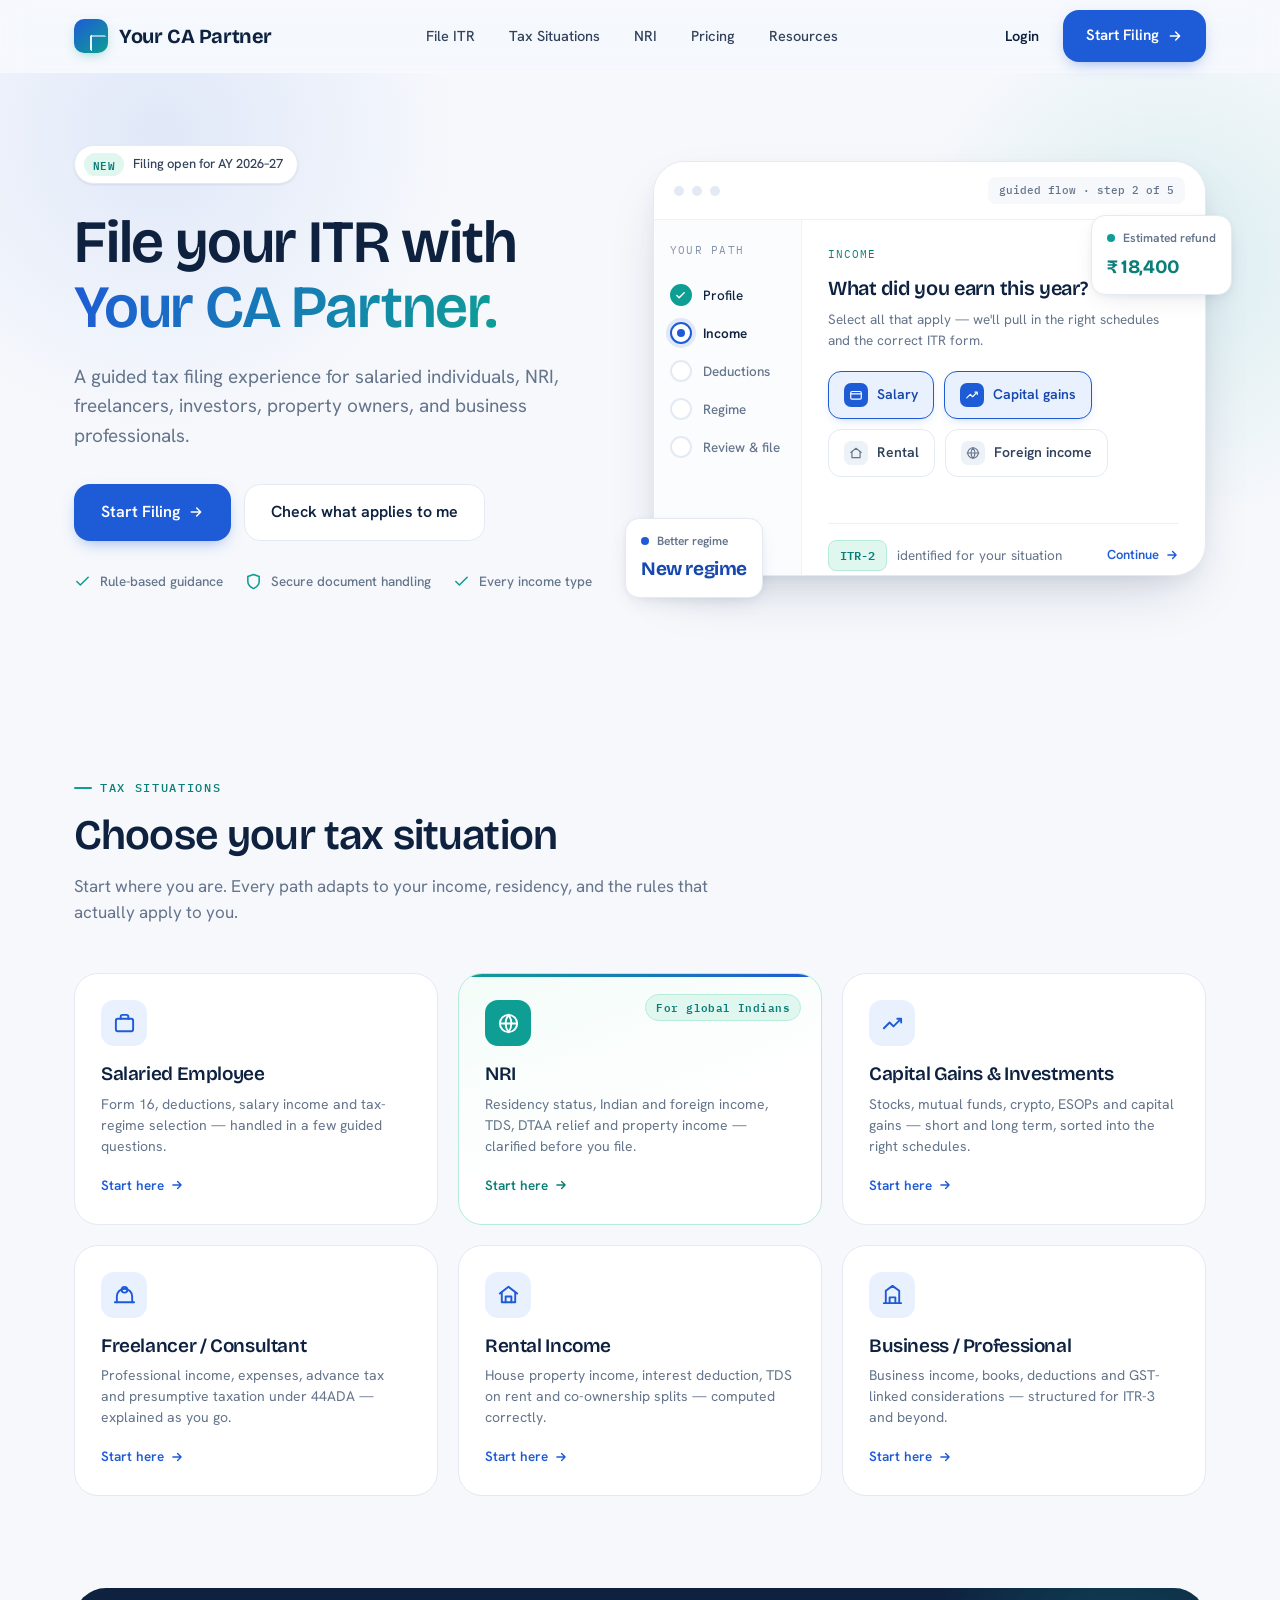
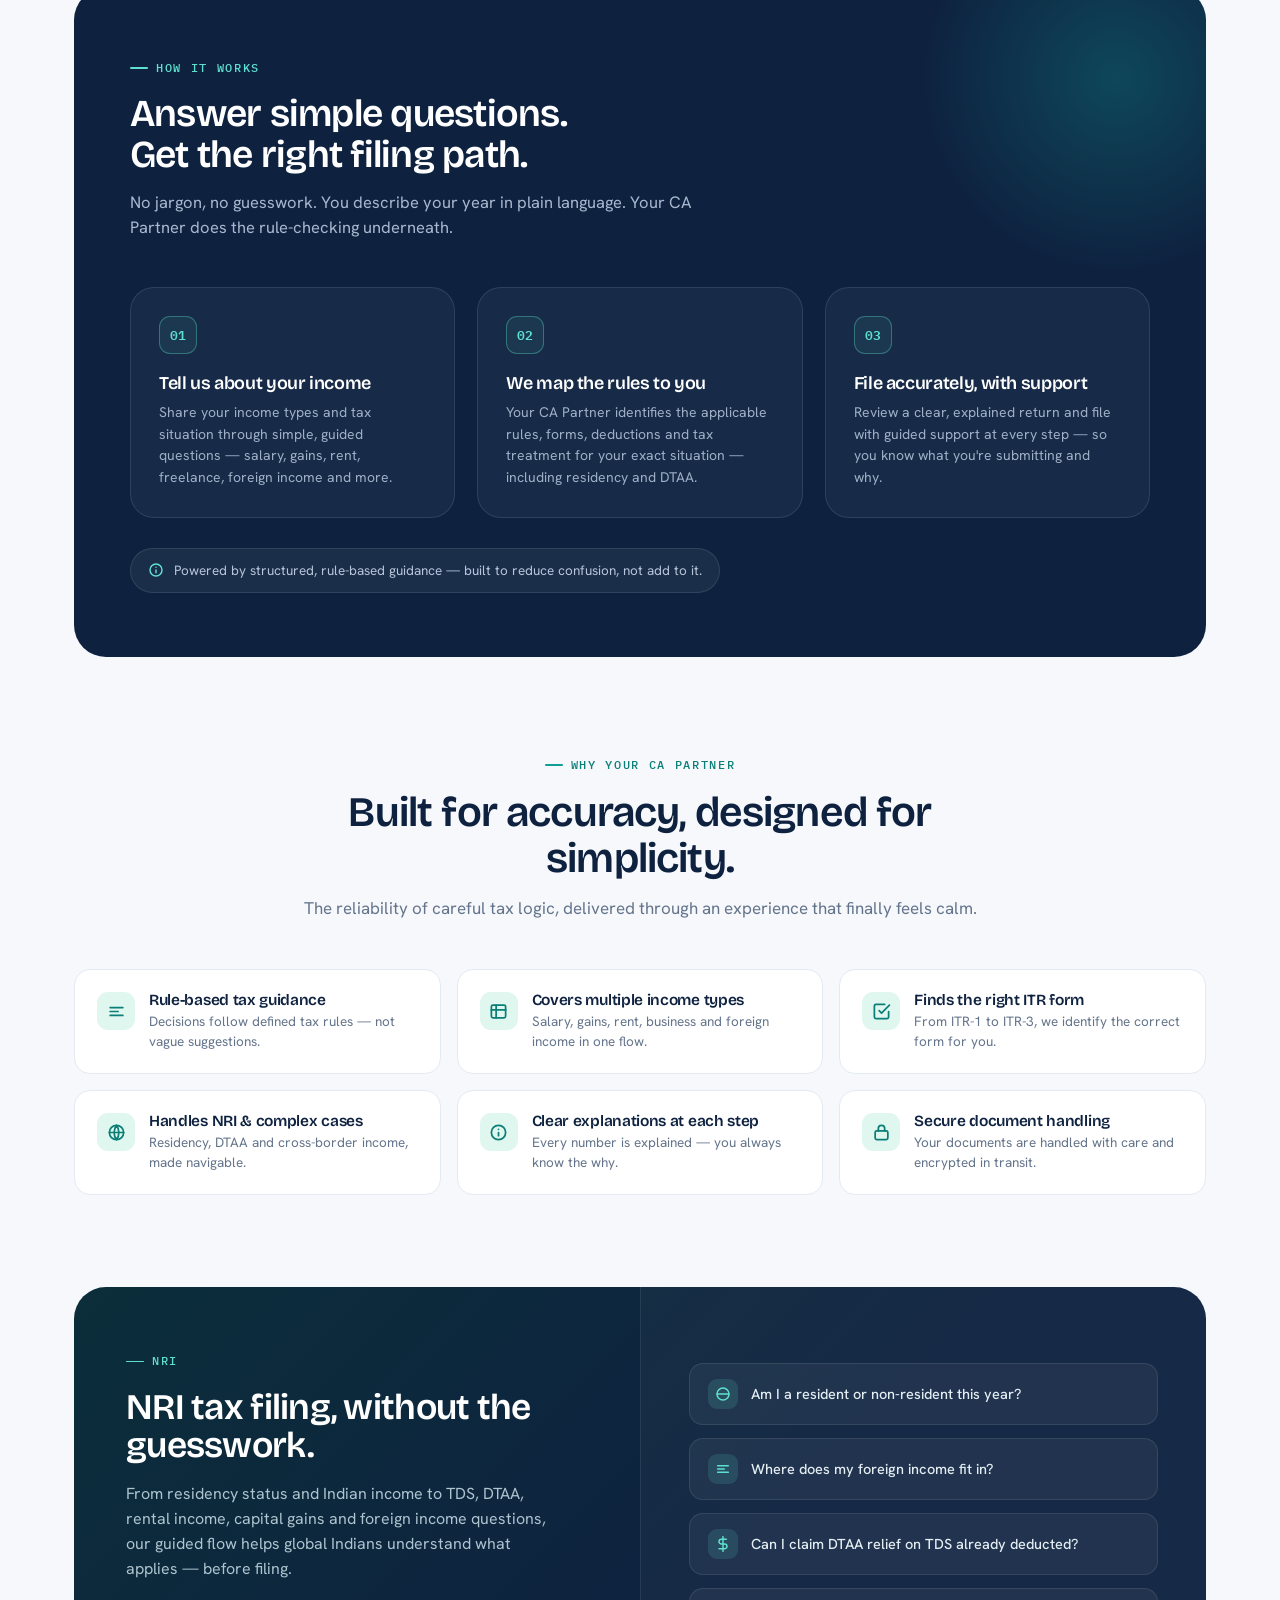
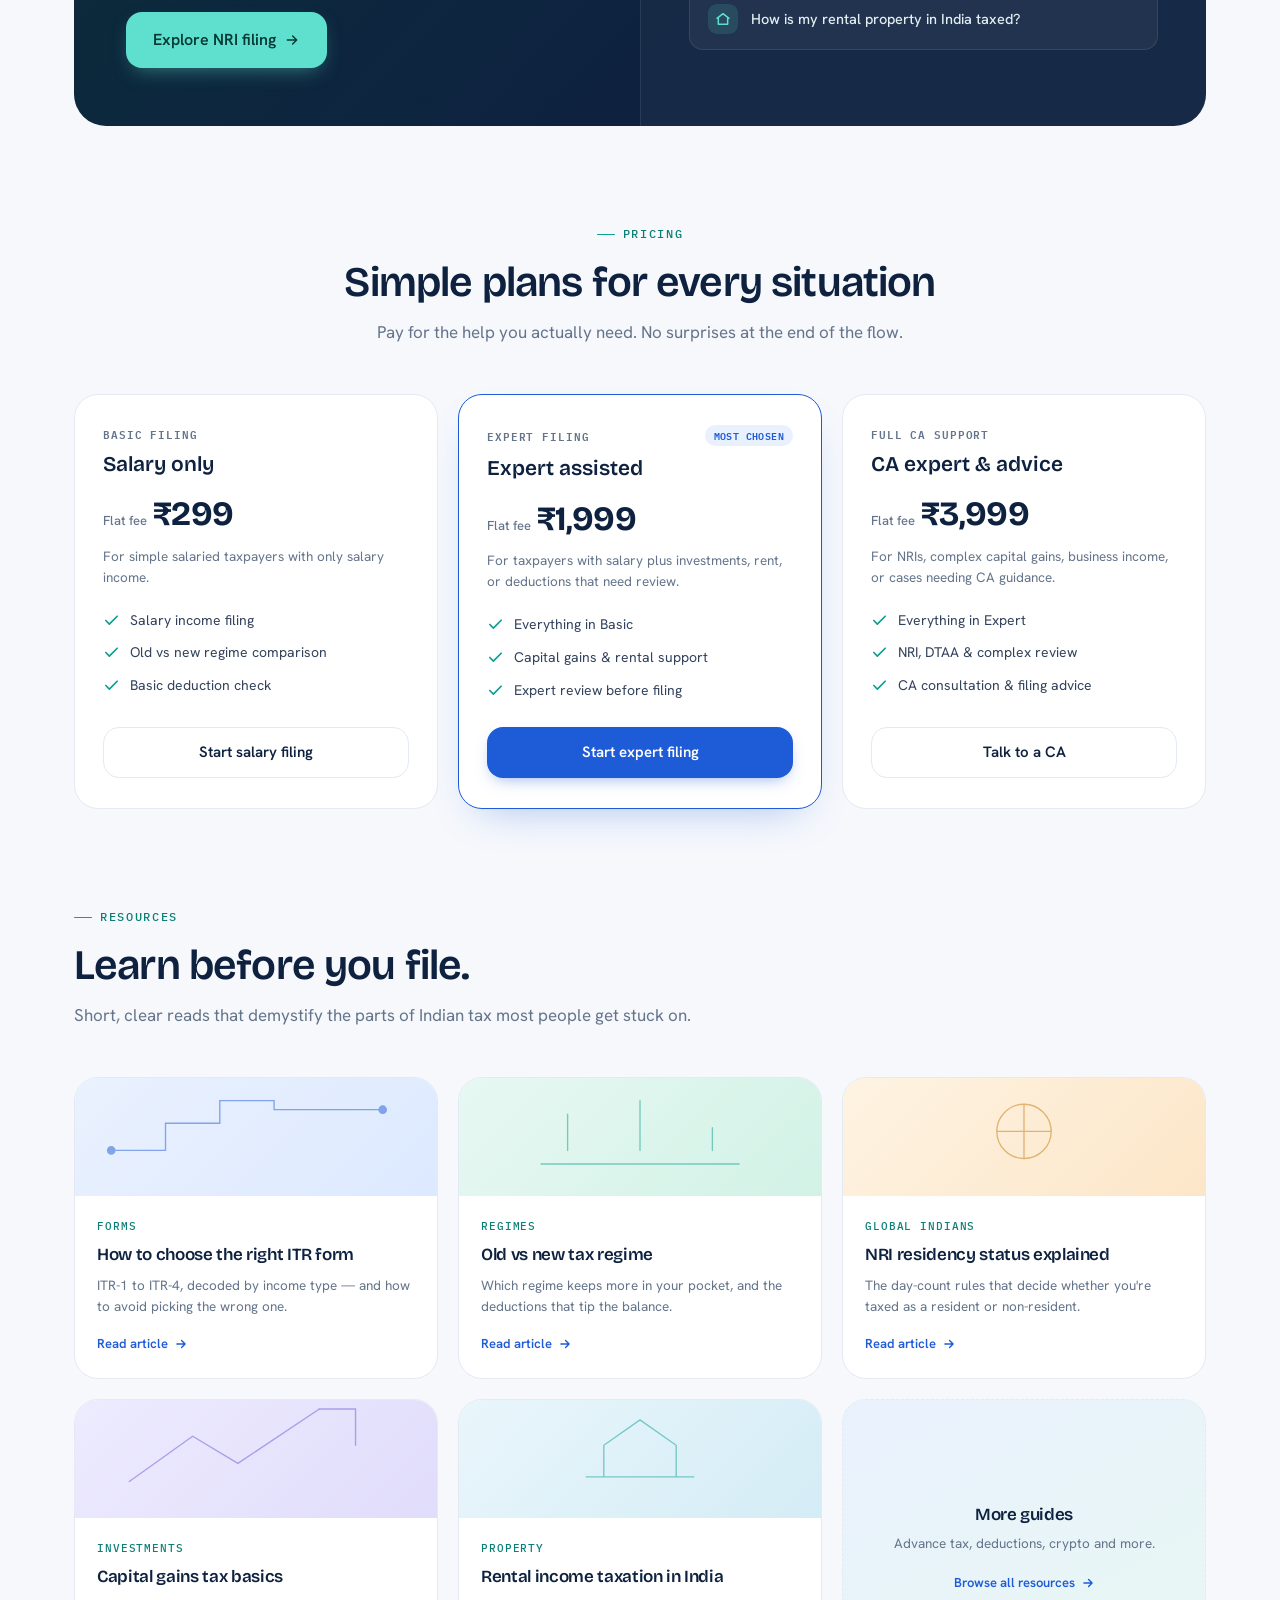
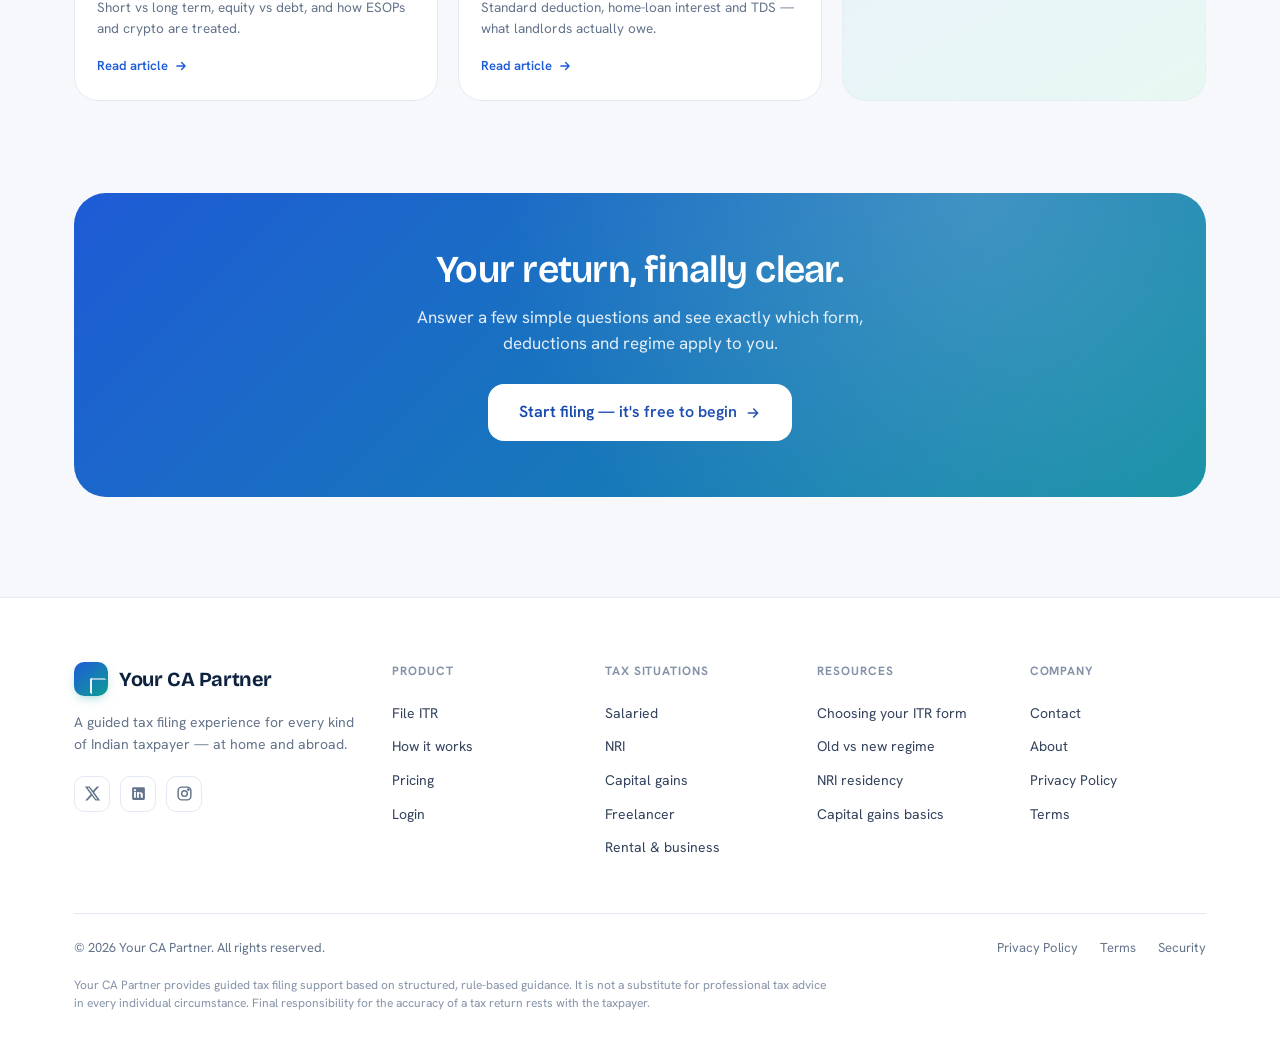
<file: index.html>
<!DOCTYPE html>
<html lang="en">
<head>
<meta charset="UTF-8">
<meta name="viewport" content="width=device-width, initial-scale=1.0">
<title>Your CA Partner — File your ITR online</title>
<link rel="preconnect" href="https://fonts.googleapis.com">
<link rel="preconnect" href="https://fonts.gstatic.com" crossorigin>
<link href="https://fonts.googleapis.com/css2?family=Bricolage+Grotesque:opsz,wght@12..96,400;12..96,500;12..96,600;12..96,700;12..96,800&family=Hanken+Grotesk:wght@400;500;600;700&family=IBM+Plex+Mono:wght@400;500;600&display=swap" rel="stylesheet">
<style>
  :root{
    --canvas:#F6F8FC;
    --surface:#FFFFFF;
    --ink:#0E2240;
    --ink-soft:#33425C;
    --slate:#64748B;
    --slate-light:#8593A8;
    --line:#E3EAF4;
    --line-soft:#EDF1F8;
    --blue:#1E5BD6;
    --blue-deep:#1648AE;
    --blue-soft:#EAF1FE;
    --teal:#0E9E94;
    --teal-deep:#0B7F77;
    --mint:#DFF7EF;
    --mint-line:#B6ECDA;
    --amber:#C77A12;

    --r-sm:10px;
    --r-md:16px;
    --r-lg:24px;
    --r-xl:32px;

    --shadow-sm:0 1px 2px rgba(14,34,64,.04), 0 1px 3px rgba(14,34,64,.05);
    --shadow-md:0 8px 24px -8px rgba(14,34,64,.12), 0 2px 8px -2px rgba(14,34,64,.06);
    --shadow-lg:0 24px 60px -20px rgba(14,34,64,.22), 0 8px 24px -10px rgba(14,34,64,.10);

    --display:'Bricolage Grotesque', sans-serif;
    --body:'Hanken Grotesk', sans-serif;
    --mono:'IBM Plex Mono', monospace;

    --maxw:1180px;
  }

  *{box-sizing:border-box;margin:0;padding:0}
  html{scroll-behavior:smooth}
  @media (prefers-reduced-motion:reduce){html{scroll-behavior:auto}}

  body{
    font-family:var(--body);
    background:var(--canvas);
    color:var(--ink);
    line-height:1.55;
    -webkit-font-smoothing:antialiased;
    text-rendering:optimizeLegibility;
    overflow-x:hidden;
  }

  .wrap{max-width:var(--maxw);margin:0 auto;padding:0 24px}
  section{position:relative}

  h1,h2,h3{font-family:var(--display);font-weight:600;letter-spacing:-.02em;line-height:1.08;color:var(--ink)}
  p{color:var(--ink-soft)}
  a{text-decoration:none;color:inherit}

  .eyebrow{
    font-family:var(--mono);
    font-size:12px;
    font-weight:500;
    letter-spacing:.14em;
    text-transform:uppercase;
    color:var(--teal-deep);
    display:inline-flex;align-items:center;gap:8px;
  }
  .eyebrow::before{
    content:"";width:18px;height:1.5px;background:var(--teal);border-radius:2px;display:inline-block;
  }

  /* ---------- Buttons ---------- */
  .btn{
    display:inline-flex;align-items:center;justify-content:center;gap:8px;
    font-family:var(--body);font-weight:600;font-size:15px;
    padding:13px 22px;border-radius:var(--r-md);border:1px solid transparent;
    cursor:pointer;transition:transform .25s cubic-bezier(.2,.8,.2,1), box-shadow .25s, background .2s, border-color .2s;
    white-space:nowrap;
  }
  .btn svg{width:16px;height:16px}
  .btn-primary{background:var(--blue);color:#fff;box-shadow:0 6px 16px -6px rgba(30,91,214,.5)}
  .btn-primary:hover{background:var(--blue-deep);transform:translateY(-2px);box-shadow:0 12px 24px -8px rgba(30,91,214,.55)}
  .btn-ghost{background:var(--surface);color:var(--ink);border-color:var(--line)}
  .btn-ghost:hover{border-color:#C9D6EA;transform:translateY(-2px);box-shadow:var(--shadow-sm)}
  .btn-lg{padding:15px 26px;font-size:16px}

  /* ---------- Header ---------- */
  header{
    position:sticky;top:0;z-index:60;
    background:rgba(246,248,252,.72);
    backdrop-filter:saturate(160%) blur(14px);
    -webkit-backdrop-filter:saturate(160%) blur(14px);
    border-bottom:1px solid transparent;
    transition:border-color .3s, background .3s;
  }
  header.scrolled{border-bottom-color:var(--line);background:rgba(246,248,252,.86)}
  .nav{display:flex;align-items:center;justify-content:space-between;height:72px}
  .logo{display:flex;align-items:center;gap:11px;font-family:var(--display);font-weight:700;font-size:20px;letter-spacing:-.02em}
  .logo-mark{
    width:34px;height:34px;border-radius:10px;
    background:linear-gradient(140deg,var(--blue) 0%, var(--teal) 100%);
    position:relative;flex-shrink:0;box-shadow:0 4px 12px -4px rgba(14,158,148,.5);
  }
  .logo-mark::after{
    content:"";position:absolute;inset:0;border-radius:10px;
    background:
      linear-gradient(90deg,transparent 46%,rgba(255,255,255,.9) 46%,rgba(255,255,255,.9) 54%,transparent 54%),
      linear-gradient(0deg,transparent 46%,rgba(255,255,255,.55) 46%,rgba(255,255,255,.55) 54%,transparent 54%);
    mask:radial-gradient(circle at 70% 70%, #000 30%, transparent 31%);
    -webkit-mask:radial-gradient(circle at 70% 70%, #000 30%, transparent 31%);
  }
  .nav-links{display:flex;align-items:center;gap:6px}
  .nav-links a{
    font-size:14.5px;font-weight:500;color:var(--ink-soft);padding:9px 14px;border-radius:9px;
    transition:color .2s, background .2s;position:relative;
  }
  .nav-links a:hover{color:var(--ink);background:rgba(14,34,64,.045)}
  .nav-right{display:flex;align-items:center;gap:10px}
  .login-link{font-size:14.5px;font-weight:600;padding:9px 14px;border-radius:9px;color:var(--ink);transition:background .2s}
  .login-link:hover{background:rgba(14,34,64,.045)}
  .menu-btn{display:none;background:none;border:1px solid var(--line);border-radius:10px;padding:8px;cursor:pointer}
  .menu-btn svg{width:22px;height:22px;display:block;color:var(--ink)}

  /* ---------- Hero ---------- */
  .hero{padding:72px 0 88px;overflow:hidden}
  .hero-glow{
    position:absolute;inset:0;z-index:0;pointer-events:none;
  }
  .hero-glow::before{
    content:"";position:absolute;width:680px;height:680px;left:-180px;top:-280px;
    background:radial-gradient(circle, rgba(30,91,214,.10), transparent 62%);
  }
  .hero-glow::after{
    content:"";position:absolute;width:620px;height:620px;right:-200px;top:-120px;
    background:radial-gradient(circle, rgba(14,158,148,.12), transparent 60%);
  }
  .hero-grid{
    position:relative;z-index:1;
    display:grid;grid-template-columns:1.04fr 1.1fr;gap:56px;align-items:center;
  }
  .hero-pill{
    display:inline-flex;align-items:center;gap:9px;
    background:var(--surface);border:1px solid var(--line);
    padding:7px 14px 7px 9px;border-radius:100px;font-size:13px;font-weight:500;color:var(--ink-soft);
    box-shadow:var(--shadow-sm);margin-bottom:26px;
  }
  .hero-pill b{
    font-family:var(--mono);font-size:11px;font-weight:600;letter-spacing:.04em;
    background:var(--mint);color:var(--teal-deep);padding:3px 9px;border-radius:100px;
  }
  .hero h1{font-size:clamp(38px,5.1vw,60px);margin-bottom:22px}
  .hero h1 .accent{
    background:linear-gradient(120deg,var(--blue),var(--teal));
    -webkit-background-clip:text;background-clip:text;color:transparent;
  }
  .hero-sub{font-size:clamp(16.5px,1.6vw,19px);color:var(--slate);max-width:540px;margin-bottom:34px}
  .hero-cta{display:flex;gap:13px;flex-wrap:wrap;align-items:center}
  .hero-meta{display:flex;gap:22px;margin-top:30px;flex-wrap:wrap}
  .hero-meta div{display:flex;align-items:center;gap:9px;font-size:13.5px;color:var(--slate);font-weight:500}
  .hero-meta svg{width:17px;height:17px;color:var(--teal);flex-shrink:0}

  /* ---------- Hero visual: the filing-path panel ---------- */
  .panel{
    position:relative;background:var(--surface);border:1px solid var(--line);
    border-radius:var(--r-xl);box-shadow:var(--shadow-lg);overflow:hidden;
  }
  .panel-bar{
    display:flex;align-items:center;gap:8px;padding:15px 20px;border-bottom:1px solid var(--line-soft);
    background:linear-gradient(var(--surface),var(--surface));
  }
  .dot{width:10px;height:10px;border-radius:50%;background:var(--line)}
  .panel-bar .tag{
    margin-left:auto;font-family:var(--mono);font-size:11px;color:var(--slate);
    background:var(--canvas);padding:5px 11px;border-radius:8px;font-weight:500;
  }
  .panel-body{display:grid;grid-template-columns:148px 1fr;min-height:344px}
  .rail{border-right:1px solid var(--line-soft);padding:22px 16px;background:#FBFCFE}
  .rail-h{font-family:var(--mono);font-size:10.5px;letter-spacing:.12em;text-transform:uppercase;color:var(--slate-light);margin-bottom:18px}
  .step{display:flex;align-items:center;gap:11px;padding:8px 0;font-size:13.5px;font-weight:500;color:var(--slate)}
  .step .node{
    width:22px;height:22px;border-radius:50%;border:2px solid var(--line);
    display:flex;align-items:center;justify-content:center;flex-shrink:0;background:var(--surface);
    transition:all .4s ease;
  }
  .step .node svg{width:11px;height:11px;color:#fff}
  .step.done .node{background:var(--teal);border-color:var(--teal)}
  .step.done{color:var(--ink)}
  .step.active .node{border-color:var(--blue);box-shadow:0 0 0 4px rgba(30,91,214,.12)}
  .step.active .node span{width:8px;height:8px;border-radius:50%;background:var(--blue)}
  .step.active{color:var(--ink);font-weight:600}

  .question{padding:26px 26px 24px}
  .q-label{font-family:var(--mono);font-size:11px;letter-spacing:.1em;text-transform:uppercase;color:var(--teal-deep);margin-bottom:10px}
  .q-title{font-family:var(--display);font-size:20px;font-weight:600;margin-bottom:5px;letter-spacing:-.015em}
  .q-help{font-size:13.5px;color:var(--slate);margin-bottom:20px}
  .chips{display:flex;flex-wrap:wrap;gap:10px}
  .chip{
    display:inline-flex;align-items:center;gap:9px;
    border:1px solid var(--line);background:var(--surface);
    padding:11px 15px;border-radius:13px;font-size:14px;font-weight:600;color:var(--ink-soft);cursor:default;
    transition:all .3s ease;
  }
  .chip .ic{width:24px;height:24px;border-radius:7px;display:flex;align-items:center;justify-content:center;flex-shrink:0}
  .chip .ic svg{width:14px;height:14px}
  .chip.sel{border-color:var(--blue);background:var(--blue-soft);color:var(--blue-deep);box-shadow:0 4px 12px -6px rgba(30,91,214,.4)}
  .chip.sel .ic{background:var(--blue);color:#fff}
  .chip:not(.sel) .ic{background:var(--line-soft);color:var(--slate)}
  .q-foot{
    margin:22px 26px 0;border-top:1px solid var(--line-soft);padding:16px 0 4px;
    display:flex;align-items:center;justify-content:space-between;
  }
  .result{display:flex;align-items:center;gap:10px;font-size:13.5px}
  .result .badge{
    font-family:var(--mono);font-weight:600;font-size:12px;color:var(--teal-deep);
    background:var(--mint);border:1px solid var(--mint-line);padding:5px 11px;border-radius:8px;
  }
  .result span{color:var(--slate)}
  .mini-btn{
    font-size:13px;font-weight:600;color:var(--blue);display:inline-flex;align-items:center;gap:6px;
  }
  .mini-btn svg{width:14px;height:14px;transition:transform .25s}
  .panel:hover .mini-btn svg{transform:translateX(3px)}

  .hero-visual{position:relative}
  .float-card{
    position:absolute;background:var(--surface);border:1px solid var(--line);
    border-radius:14px;box-shadow:var(--shadow-md);padding:13px 15px;z-index:3;
  }
  .float-card .fc-top{display:flex;align-items:center;gap:8px;font-size:12px;font-weight:600;color:var(--slate)}
  .float-card .fc-top .d{width:8px;height:8px;border-radius:50%}
  .float-card .fc-val{font-family:var(--display);font-weight:700;font-size:19px;margin-top:4px;letter-spacing:-.02em}
  .fc-refund{right:-26px;top:54px;animation:float 6s ease-in-out infinite}
  .fc-regime{left:-28px;bottom:-22px;animation:float 6s ease-in-out infinite .8s}
  @keyframes float{0%,100%{transform:translateY(0)}50%{transform:translateY(-9px)}}
  @media (prefers-reduced-motion:reduce){.fc-refund,.fc-regime{animation:none}}

  /* ---------- Section shells ---------- */
  .section-pad{padding:92px 0}
  .section-head{max-width:680px;margin-bottom:48px}
  .section-head.center{margin-left:auto;margin-right:auto;text-align:center}
  .section-head h2{font-size:clamp(28px,3.6vw,42px);margin:16px 0 14px}
  .section-head p{font-size:17px;color:var(--slate)}

  /* ---------- Tax situation cards ---------- */
  .cards-grid{display:grid;grid-template-columns:repeat(3,1fr);gap:20px}
  .tcard{
    background:var(--surface);border:1px solid var(--line);border-radius:var(--r-lg);
    padding:26px;transition:transform .3s cubic-bezier(.2,.8,.2,1), box-shadow .3s, border-color .3s;
    position:relative;overflow:hidden;
  }
  .tcard:hover{transform:translateY(-5px);box-shadow:var(--shadow-md);border-color:#D4E0F0}
  .tcard .tc-ic{
    width:46px;height:46px;border-radius:13px;display:flex;align-items:center;justify-content:center;
    background:var(--blue-soft);color:var(--blue);margin-bottom:18px;transition:transform .3s;
  }
  .tcard:hover .tc-ic{transform:scale(1.07) rotate(-3deg)}
  .tcard .tc-ic svg{width:23px;height:23px}
  .tcard h3{font-size:19px;margin-bottom:9px}
  .tcard p{font-size:14px;color:var(--slate);line-height:1.5}
  .tc-link{margin-top:18px;font-size:13.5px;font-weight:600;color:var(--blue);display:inline-flex;align-items:center;gap:6px}
  .tc-link svg{width:14px;height:14px;transition:transform .25s}
  .tcard:hover .tc-link svg{transform:translateX(3px)}

  .tcard.nri{
    background:linear-gradient(160deg,#F3FCF8 0%, var(--surface) 60%);
    border-color:var(--mint-line);
  }
  .tcard.nri .tc-ic{background:var(--teal);color:#fff}
  .tcard.nri .tc-link{color:var(--teal-deep)}
  .tcard.nri::before{
    content:"";position:absolute;top:0;left:0;right:0;height:3px;
    background:linear-gradient(90deg,var(--teal),var(--blue));
  }
  .nri-badge{
    position:absolute;top:20px;right:20px;font-family:var(--mono);font-size:10.5px;font-weight:600;
    letter-spacing:.04em;color:var(--teal-deep);background:var(--mint);border:1px solid var(--mint-line);
    padding:4px 10px;border-radius:100px;
  }

  /* ---------- Guided flow ---------- */
  .flow{background:var(--ink);color:#fff;border-radius:var(--r-xl);padding:64px 56px;position:relative;overflow:hidden}
  .flow::before{
    content:"";position:absolute;right:-120px;top:-120px;width:420px;height:420px;
    background:radial-gradient(circle,rgba(14,158,148,.30),transparent 65%);
  }
  .flow .section-head h2,.flow .section-head{color:#fff}
  .flow .section-head h2{color:#fff}
  .flow .eyebrow{color:#5FE0CF}
  .flow .eyebrow::before{background:#5FE0CF}
  .flow-head{max-width:620px;margin-bottom:46px;position:relative;z-index:1}
  .flow-head h2{font-size:clamp(26px,3.4vw,38px);color:#fff;margin:16px 0 14px}
  .flow-head p{color:#A9B8CF;font-size:16.5px}
  .steps3{display:grid;grid-template-columns:repeat(3,1fr);gap:22px;position:relative;z-index:1}
  .s3{
    background:rgba(255,255,255,.04);border:1px solid rgba(255,255,255,.10);
    border-radius:var(--r-lg);padding:28px;transition:background .3s, transform .3s, border-color .3s;
  }
  .s3:hover{background:rgba(255,255,255,.07);transform:translateY(-4px);border-color:rgba(95,224,207,.4)}
  .s3-num{
    font-family:var(--mono);font-size:13px;font-weight:600;color:#5FE0CF;
    width:38px;height:38px;border-radius:11px;border:1px solid rgba(95,224,207,.35);
    display:flex;align-items:center;justify-content:center;margin-bottom:20px;background:rgba(95,224,207,.08);
  }
  .s3 h3{color:#fff;font-size:18px;margin-bottom:9px}
  .s3 p{color:#9FB0C8;font-size:14px;line-height:1.55}
  .flow-note{
    margin-top:30px;display:inline-flex;align-items:center;gap:10px;position:relative;z-index:1;
    font-size:13.5px;color:#B7C5DA;background:rgba(255,255,255,.05);border:1px solid rgba(255,255,255,.1);
    padding:11px 17px;border-radius:100px;
  }
  .flow-note svg{width:16px;height:16px;color:#5FE0CF}

  /* ---------- Trust ---------- */
  .trust-grid{display:grid;grid-template-columns:repeat(3,1fr);gap:16px}
  .trust-item{
    display:flex;gap:14px;align-items:flex-start;background:var(--surface);
    border:1px solid var(--line);border-radius:var(--r-md);padding:22px;transition:border-color .3s, box-shadow .3s;
  }
  .trust-item:hover{border-color:#D4E0F0;box-shadow:var(--shadow-sm)}
  .trust-item .ti-ic{
    width:38px;height:38px;border-radius:11px;flex-shrink:0;display:flex;align-items:center;justify-content:center;
    background:var(--mint);color:var(--teal-deep);
  }
  .trust-item .ti-ic svg{width:19px;height:19px}
  .trust-item h3{font-size:15.5px;margin-bottom:3px}
  .trust-item p{font-size:13.5px;color:var(--slate);line-height:1.45}

  /* ---------- NRI highlight ---------- */
  .nri-band{
    display:grid;grid-template-columns:1fr 1fr;gap:0;
    background:linear-gradient(135deg,#0B2E3A 0%, #0E2240 60%);
    border-radius:var(--r-xl);overflow:hidden;color:#fff;
  }
  .nri-left{padding:58px 52px}
  .nri-left .eyebrow{color:#5FE0CF}
  .nri-left .eyebrow::before{background:#5FE0CF}
  .nri-left h2{color:#fff;font-size:clamp(26px,3.2vw,36px);margin:18px 0 16px}
  .nri-left p{color:#AEC4CF;font-size:16px;margin-bottom:30px;max-width:440px}
  .nri-left .btn-primary{background:#5FE0CF;color:#073A35;box-shadow:0 8px 20px -8px rgba(95,224,207,.5)}
  .nri-left .btn-primary:hover{background:#7DEBDC;transform:translateY(-2px)}
  .nri-right{
    background:rgba(255,255,255,.03);border-left:1px solid rgba(255,255,255,.08);
    padding:48px;display:flex;flex-direction:column;justify-content:center;gap:13px;
  }
  .nri-q{
    display:flex;align-items:center;gap:13px;background:rgba(255,255,255,.05);
    border:1px solid rgba(255,255,255,.09);border-radius:14px;padding:15px 18px;
    transition:background .3s, transform .3s;
  }
  .nri-q:hover{background:rgba(95,224,207,.10);transform:translateX(4px)}
  .nri-q .nq-ic{width:30px;height:30px;border-radius:9px;background:rgba(95,224,207,.14);color:#5FE0CF;display:flex;align-items:center;justify-content:center;flex-shrink:0}
  .nri-q .nq-ic svg{width:16px;height:16px}
  .nri-q span{font-size:14.5px;font-weight:500;color:#E4EEF2}

  /* ---------- Pricing ---------- */
  .price-grid{display:grid;grid-template-columns:repeat(3,1fr);gap:20px;align-items:stretch}
  .pcard{
    background:var(--surface);border:1px solid var(--line);border-radius:var(--r-lg);
    padding:30px 28px;display:flex;flex-direction:column;transition:transform .3s, box-shadow .3s, border-color .3s;
  }
  .pcard:hover{transform:translateY(-5px);box-shadow:var(--shadow-md)}
  .pcard{position:relative}
  .pcard.featured{border-color:var(--blue);box-shadow:0 18px 44px -22px rgba(30,91,214,.4)}
  .p-tag{
    font-family:var(--mono);font-size:11px;letter-spacing:.08em;text-transform:uppercase;
    font-weight:600;color:var(--slate);margin-bottom:6px;display:flex;align-items:center;justify-content:space-between;
  }
  .p-tag .star{
    color:var(--blue);background:var(--blue-soft);font-size:10px;padding:3px 9px;border-radius:100px;letter-spacing:.04em;
  }
  .p-name{font-family:var(--display);font-size:21px;font-weight:600;margin-bottom:8px}
  .p-price{display:flex;align-items:baseline;gap:6px;margin-bottom:5px}
  .p-price .from{font-size:13px;color:var(--slate);font-weight:500}
  .p-price .amt{font-family:var(--display);font-size:34px;font-weight:700;letter-spacing:-.02em}
  .p-desc{font-size:13.5px;color:var(--slate);margin-bottom:22px;min-height:38px}
  .p-list{list-style:none;display:flex;flex-direction:column;gap:11px;margin-bottom:26px;flex:1}
  .p-list li{display:flex;align-items:flex-start;gap:10px;font-size:14px;color:var(--ink-soft)}
  .p-list li svg{width:17px;height:17px;color:var(--teal);flex-shrink:0;margin-top:2px}
  .pcard .btn{width:100%}
  .pcard.featured .btn{background:var(--blue);color:#fff}

  /* ---------- Resources ---------- */
  .res-grid{display:grid;grid-template-columns:repeat(3,1fr);gap:20px}
  .rcard{
    background:var(--surface);border:1px solid var(--line);border-radius:var(--r-lg);
    overflow:hidden;transition:transform .3s, box-shadow .3s;display:flex;flex-direction:column;
  }
  .rcard:hover{transform:translateY(-5px);box-shadow:var(--shadow-md)}
  .rcard .r-top{height:118px;position:relative;overflow:hidden}
  .rcard .r-body{padding:22px}
  .r-cat{font-family:var(--mono);font-size:11px;font-weight:500;letter-spacing:.08em;text-transform:uppercase;color:var(--teal-deep);margin-bottom:9px}
  .rcard h3{font-size:17px;line-height:1.25;margin-bottom:10px}
  .rcard p{font-size:13.5px;color:var(--slate);margin-bottom:14px}
  .r-read{font-size:13px;font-weight:600;color:var(--blue);display:inline-flex;align-items:center;gap:6px}
  .r-read svg{width:14px;height:14px;transition:transform .25s}
  .rcard:hover .r-read svg{transform:translateX(3px)}
  .rt1{background:linear-gradient(135deg,#EAF1FE,#DCE9FF)}
  .rt2{background:linear-gradient(135deg,#E7F8F2,#D2F2E6)}
  .rt3{background:linear-gradient(135deg,#FEF3E2,#FCE6C8)}
  .rt4{background:linear-gradient(135deg,#EDEBFE,#E0DCFB)}
  .rt5{background:linear-gradient(135deg,#E9F6FB,#D4ECF6)}
  .r-deco{position:absolute;inset:0;opacity:.5}

  /* ---------- CTA strip ---------- */
  .cta-strip{
    background:linear-gradient(135deg,var(--blue) 0%, var(--teal) 130%);
    border-radius:var(--r-xl);padding:56px;text-align:center;color:#fff;position:relative;overflow:hidden;
  }
  .cta-strip::after{
    content:"";position:absolute;inset:0;
    background:radial-gradient(circle at 80% 0%, rgba(255,255,255,.18), transparent 50%);
  }
  .cta-strip h2{color:#fff;font-size:clamp(26px,3.4vw,38px);margin-bottom:14px;position:relative}
  .cta-strip p{color:rgba(255,255,255,.88);font-size:17px;margin-bottom:28px;position:relative;max-width:520px;margin-left:auto;margin-right:auto}
  .cta-strip .btn{background:#fff;color:var(--blue-deep);position:relative;font-size:16px;padding:15px 30px}
  .cta-strip .btn:hover{transform:translateY(-2px);box-shadow:0 14px 30px -10px rgba(0,0,0,.3)}

  /* ---------- Footer ---------- */
  footer{background:var(--surface);border-top:1px solid var(--line);padding:64px 0 32px;margin-top:8px}
  .foot-grid{display:grid;grid-template-columns:1.6fr 1fr 1fr 1fr 1fr;gap:36px;margin-bottom:48px}
  .foot-brand .logo{margin-bottom:16px}
  .foot-brand p{font-size:14px;color:var(--slate);max-width:280px;margin-bottom:20px}
  .foot-soc{display:flex;gap:10px}
  .foot-soc a{width:36px;height:36px;border-radius:10px;border:1px solid var(--line);display:flex;align-items:center;justify-content:center;color:var(--slate);transition:all .2s}
  .foot-soc a:hover{color:var(--blue);border-color:#C9D6EA;background:var(--blue-soft)}
  .foot-soc svg{width:17px;height:17px}
  .foot-col h4{font-family:var(--body);font-size:12px;font-weight:700;letter-spacing:.08em;text-transform:uppercase;color:var(--slate-light);margin-bottom:16px}
  .foot-col a{display:block;font-size:14px;color:var(--ink-soft);padding:6px 0;transition:color .2s}
  .foot-col a:hover{color:var(--blue)}
  .foot-bottom{border-top:1px solid var(--line);padding-top:24px;display:flex;align-items:center;justify-content:space-between;flex-wrap:wrap;gap:14px}
  .foot-bottom p{font-size:13px;color:var(--slate)}
  .foot-legal{display:flex;gap:22px}
  .foot-legal a{font-size:13px;color:var(--slate);transition:color .2s}
  .foot-legal a:hover{color:var(--ink)}
  .foot-disc{margin-top:18px;font-size:12px;color:var(--slate-light);line-height:1.5;max-width:760px}

  /* ---------- Reveal animation ---------- */
  .reveal{opacity:0;transform:translateY(22px);transition:opacity .7s cubic-bezier(.2,.8,.2,1), transform .7s cubic-bezier(.2,.8,.2,1)}
  .reveal.in{opacity:1;transform:none}
  @media (prefers-reduced-motion:reduce){.reveal{opacity:1;transform:none;transition:none}}


  #tax-path-app{scroll-margin-top:92px}
  #taxPathCard{scroll-margin-top:92px}

  /* ---------- Responsive ---------- */
  @media (max-width:980px){
    .hero-grid{grid-template-columns:1fr;gap:48px}
    .hero-visual{max-width:560px}
    .cards-grid,.steps3,.trust-grid,.price-grid,.res-grid{grid-template-columns:repeat(2,1fr)}
    .nri-band{grid-template-columns:1fr}
    .nri-right{border-left:none;border-top:1px solid rgba(255,255,255,.08)}
    .foot-grid{grid-template-columns:1fr 1fr 1fr;gap:28px}
    .foot-brand{grid-column:1/-1}
  }
  @media (max-width:760px){
    .nav-links,.nav-right .login-link,.nav-right .btn{display:none}
    .nav-right .menu-btn{display:flex}
    .menu-btn{margin-left:auto}
    .section-pad{padding:64px 0}
    .hero{padding:48px 0 64px}
    .flow{padding:44px 26px}
    .nri-left{padding:40px 30px}
    .nri-right{padding:32px 30px}
    .cta-strip{padding:44px 28px}
    .float-card{display:none}
  }
  @media (max-width:560px){
    .wrap{padding:0 18px}
    .cards-grid,.steps3,.trust-grid,.price-grid,.res-grid{grid-template-columns:1fr}
    .panel-body{grid-template-columns:1fr}
    .rail{display:none}
    .foot-grid{grid-template-columns:1fr 1fr}
    .hero-cta{flex-direction:column;align-items:stretch}
    .hero-cta .btn{width:100%}
  }


  /* ---------- Dedicated Tax Path App Screen ---------- */
  .preview-link{cursor:pointer;outline:none}
  .preview-link::before{
    content:"Open live checker";position:absolute;right:20px;bottom:18px;z-index:4;
    font-family:var(--mono);font-size:11px;font-weight:700;letter-spacing:.08em;text-transform:uppercase;
    color:var(--blue-deep);background:#fff;border:1px solid var(--line);border-radius:999px;
    padding:8px 12px;box-shadow:var(--shadow-sm);opacity:0;transform:translateY(8px);
    transition:opacity .25s, transform .25s, border-color .25s;
  }
  .preview-link:hover::before,.preview-link:focus-visible::before{opacity:1;transform:none;border-color:#C9D6EA}

  .tax-app-section{
    min-height:100vh;padding:88px 0 96px;background:
      radial-gradient(circle at 12% 8%, rgba(30,91,214,.10), transparent 30%),
      radial-gradient(circle at 90% 12%, rgba(14,158,148,.12), transparent 28%),
      var(--canvas);
    scroll-margin-top:72px;
  }
  .tax-app-shell{display:grid;grid-template-columns:1.05fr .95fr;gap:28px;align-items:start}
  .tax-app-head{max-width:740px;margin-bottom:28px}
  .tax-app-head h2{font-size:clamp(30px,3.8vw,46px);margin:14px 0 12px}
  .tax-app-head p{font-size:17px;color:var(--slate)}
  .app-card,.summary-card{
    background:rgba(255,255,255,.92);border:1px solid var(--line);border-radius:var(--r-xl);
    box-shadow:var(--shadow-lg);overflow:hidden;
  }
  .app-topbar{display:flex;align-items:center;gap:8px;padding:14px 18px;border-bottom:1px solid var(--line-soft);background:#FBFCFE}
  .app-topbar .tag{margin-left:auto;font-family:var(--mono);font-size:11px;color:var(--slate);background:var(--canvas);padding:5px 11px;border-radius:8px;font-weight:600}
  .topbar-reset{
    border:1px solid var(--line);background:#fff;color:var(--ink-soft);border-radius:10px;
    padding:6px 10px;font-family:var(--body);font-size:12px;font-weight:800;cursor:pointer;
    transition:all .2s;white-space:nowrap;
  }
  .topbar-reset:hover{border-color:#C9D6EA;color:var(--blue);box-shadow:var(--shadow-sm);transform:translateY(-1px)}
  .app-body{padding:26px}
  .app-steps{display:grid;grid-template-columns:repeat(5,1fr);gap:8px;margin-bottom:24px}
  .app-step{display:flex;align-items:center;gap:8px;background:#FBFCFE;border:1px solid var(--line-soft);border-radius:12px;padding:9px 10px;font-size:12px;font-weight:700;color:var(--slate)}
  .app-step .mini-node{width:18px;height:18px;border-radius:50%;border:2px solid var(--line);background:#fff;flex-shrink:0}
  .app-step.done,.app-step.active{color:var(--ink)}
  .app-step.done .mini-node{background:var(--teal);border-color:var(--teal);position:relative}
  .app-step.done .mini-node::after{content:"";position:absolute;left:4px;top:2px;width:5px;height:9px;border:solid #fff;border-width:0 2px 2px 0;transform:rotate(45deg)}
  .app-step.active .mini-node{border-color:var(--blue);box-shadow:0 0 0 4px rgba(30,91,214,.12)}
  .app-block{border-top:1px solid var(--line-soft);padding-top:22px;margin-top:22px}
  .app-block:first-of-type{border-top:0;padding-top:0;margin-top:0}
  .app-block h3{font-size:20px;margin-bottom:6px}
  .app-block p{font-size:14px;color:var(--slate);margin-bottom:16px}
  .toggle-row,.income-chip-row{display:flex;gap:10px;flex-wrap:wrap}
  .toggle-pill,.income-pill{
    border:1px solid var(--line);background:#fff;color:var(--ink-soft);border-radius:14px;
    padding:11px 15px;font:inherit;font-weight:700;cursor:pointer;transition:all .2s;
  }
  .toggle-pill:hover,.income-pill:hover{border-color:#C9D6EA;transform:translateY(-1px);box-shadow:var(--shadow-sm)}
  .toggle-pill.active,.income-pill.active{background:var(--blue-soft);border-color:var(--blue);color:var(--blue-deep);box-shadow:0 5px 14px -8px rgba(30,91,214,.55)}
  .form-grid{display:grid;grid-template-columns:repeat(2,minmax(0,1fr));gap:13px}
  .field-card{display:flex;flex-direction:column;gap:7px;background:#FBFCFE;border:1px solid var(--line);border-radius:15px;padding:13px 14px;transition:opacity .2s, border-color .2s, box-shadow .2s}
  .field-card.inactive{opacity:.46}
  .field-card:focus-within{border-color:var(--blue);box-shadow:0 0 0 4px rgba(30,91,214,.10)}
  .field-card label{font-size:12px;font-weight:800;letter-spacing:.02em;color:var(--slate)}
  .field-card input{width:100%;border:0;background:transparent;color:var(--ink);font-family:var(--display);font-size:22px;font-weight:700;outline:none}
  .hint-note{font-size:12.5px;color:var(--slate-light);margin-top:12px}
  .summary-card{position:sticky;top:94px}
  .summary-hero{padding:26px;border-bottom:1px solid var(--line-soft);background:linear-gradient(160deg,#F3FCF8 0%,#fff 68%)}
  .summary-kicker{font-family:var(--mono);font-size:11px;font-weight:700;letter-spacing:.12em;text-transform:uppercase;color:var(--teal-deep);margin-bottom:8px}
  .summary-hero h3{font-size:26px;margin-bottom:8px}
  .summary-hero p{font-size:14px;color:var(--slate)}
  .result-grid{display:grid;grid-template-columns:repeat(2,1fr);gap:12px;padding:18px}
  .result-box{background:#FBFCFE;border:1px solid var(--line-soft);border-radius:15px;padding:14px}
  .result-box span{display:block;font-size:12px;font-weight:800;color:var(--slate);margin-bottom:5px}
  .result-box strong{font-family:var(--display);font-size:21px;letter-spacing:-.02em;color:var(--ink)}
  .result-box.wide{grid-column:1/-1}
  .reason-box,.docs-box{margin:0 18px 18px;background:#fff;border:1px solid var(--line-soft);border-radius:15px;padding:16px}
  .reason-box strong,.docs-box strong{display:block;font-size:14px;margin-bottom:7px;color:var(--ink)}
  .reason-box p{font-size:13.5px;color:var(--slate);margin:0}
  .docs-list{display:flex;flex-wrap:wrap;gap:8px;list-style:none;margin-top:10px;padding:0}
  .docs-list li{font-size:12.5px;font-weight:700;color:var(--teal-deep);background:var(--mint);border:1px solid var(--mint-line);padding:6px 9px;border-radius:999px}
  .app-actions{display:flex;gap:10px;flex-wrap:wrap;padding:0 18px 22px}
  .app-actions .btn{flex:1}

  @media (max-width:980px){
    .tax-app-shell{grid-template-columns:1fr}
    .summary-card{position:relative;top:auto}
    .app-steps{grid-template-columns:repeat(2,1fr)}
  }
  @media (max-width:560px){
    .app-body{padding:20px}
    .form-grid,.result-grid{grid-template-columns:1fr}
    .app-steps{grid-template-columns:1fr}
  }


  /* ---------- Step-by-step Tax Path Wizard ---------- */
  .wizard-panel{display:none;min-height:390px}
  .wizard-panel.active{display:block;animation:wizardFade .28s ease both}
  @keyframes wizardFade{from{opacity:0;transform:translateY(8px)}to{opacity:1;transform:none}}
  .wizard-kicker{font-family:var(--mono);font-size:11px;font-weight:800;letter-spacing:.12em;text-transform:uppercase;color:var(--teal-deep);margin-bottom:10px}
  .wizard-title{font-family:var(--display);font-size:26px;font-weight:650;letter-spacing:-.02em;color:var(--ink);line-height:1.1;margin-bottom:9px}
  .wizard-copy{font-size:15px;color:var(--slate);max-width:620px;margin-bottom:22px}
  .wizard-actions{display:flex;align-items:center;justify-content:space-between;gap:12px;border-top:1px solid var(--line-soft);margin-top:26px;padding-top:18px}
  .wizard-actions .btn{min-width:132px}
  .wizard-actions .btn[disabled]{opacity:.45;cursor:not-allowed;transform:none;box-shadow:none}
  .wizard-side-note{display:flex;align-items:flex-start;gap:10px;background:#FBFCFE;border:1px solid var(--line-soft);border-radius:15px;padding:14px 15px;margin-top:18px;color:var(--slate);font-size:13.5px}
  .wizard-side-note strong{color:var(--ink);display:block;margin-bottom:2px}
  .wizard-side-note .note-dot{width:9px;height:9px;border-radius:50%;background:var(--teal);margin-top:6px;flex-shrink:0}
  .income-pill .pill-sub{display:block;font-size:11.5px;color:var(--slate);font-weight:600;margin-top:2px}
  .income-pill.active .pill-sub{color:var(--blue-deep)}
  .income-chip-row.wizard-income{display:grid;grid-template-columns:repeat(2,minmax(0,1fr));gap:11px}
  .income-chip-row.wizard-income .income-pill{text-align:left;padding:14px 15px}
  .field-card.hidden-field{display:none}
  .field-card .field-help{font-size:11.5px;color:var(--slate-light);font-weight:600;margin-top:-2px}
  .preview-strip{display:grid;grid-template-columns:repeat(2,minmax(0,1fr));gap:12px;margin-top:18px}
  .preview-tile{background:#FBFCFE;border:1px solid var(--line-soft);border-radius:15px;padding:14px}
  .preview-tile span{display:block;font-size:12px;font-weight:800;color:var(--slate);margin-bottom:5px}
  .preview-tile strong{font-family:var(--display);font-size:22px;letter-spacing:-.02em;color:var(--ink)}
  .review-panel{display:grid;gap:13px}
  .review-line{display:flex;align-items:center;justify-content:space-between;gap:14px;background:#FBFCFE;border:1px solid var(--line-soft);border-radius:14px;padding:13px 15px}
  .review-line span{font-size:13px;font-weight:800;color:var(--slate)}
  .review-line strong{font-size:15px;color:var(--ink);text-align:right}
  .mini-docs{display:flex;flex-wrap:wrap;gap:8px;margin-top:10px;padding:0;list-style:none}
  .mini-docs li{font-size:12.5px;font-weight:700;color:var(--teal-deep);background:var(--mint);border:1px solid var(--mint-line);padding:6px 9px;border-radius:999px}
  .summary-card.review-ready{border-color:var(--mint-line)}
  .deduction-sections{display:grid;gap:14px}
  .deduction-section{background:#FBFCFE;border:1px solid var(--line-soft);border-radius:18px;padding:16px}
  .deduction-section-head{display:flex;align-items:flex-start;justify-content:space-between;gap:14px;margin-bottom:12px}
  .deduction-section-head h4{font-family:var(--display);font-size:18px;letter-spacing:-.015em;margin-bottom:4px;color:var(--ink)}
  .deduction-section-head p{font-size:13px;color:var(--slate);margin:0;line-height:1.4}
  .deduction-badge{font-family:var(--mono);font-size:10.5px;font-weight:800;letter-spacing:.04em;color:var(--teal-deep);background:var(--mint);border:1px solid var(--mint-line);padding:5px 9px;border-radius:999px;white-space:nowrap}
  .deduction-grid{display:grid;grid-template-columns:repeat(2,minmax(0,1fr));gap:12px}
  .deduction-total-row{display:flex;align-items:center;justify-content:space-between;gap:14px;background:#fff;border:1px solid var(--line);border-radius:16px;padding:15px 16px;margin-top:2px}
  .deduction-total-row span{font-size:13px;font-weight:800;color:var(--slate)}
  .deduction-total-row strong{font-family:var(--display);font-size:22px;color:var(--ink);letter-spacing:-.02em;text-align:right}
  .deduction-small-note{font-size:12px;color:var(--slate-light);margin-top:10px;line-height:1.45}

  /* ---------- Tax calculation breakdown ---------- */
  .calc-snapshot{border-color:#D8E7FF;background:linear-gradient(160deg,#F7FAFF,#fff)}
  .breakdown-box{
    margin-top:18px;background:#fff;border:1px solid var(--line);border-radius:20px;
    padding:18px;box-shadow:var(--shadow-sm);
  }
  .breakdown-head{display:flex;align-items:flex-start;justify-content:space-between;gap:16px;margin-bottom:14px}
  .breakdown-head h4{font-family:var(--display);font-size:21px;letter-spacing:-.02em;color:var(--ink);margin-bottom:5px}
  .breakdown-head p{font-size:13.5px;color:var(--slate);margin:0;max-width:620px;line-height:1.45}
  .breakdown-pill{font-family:var(--mono);font-size:10.5px;font-weight:800;letter-spacing:.06em;text-transform:uppercase;color:var(--blue-deep);background:var(--blue-soft);border:1px solid #CFE0FF;padding:6px 10px;border-radius:999px;white-space:nowrap}
  .breakdown-toggle{display:flex;gap:8px;flex-wrap:wrap;margin-bottom:14px}
  .breakdown-toggle button{border:1px solid var(--line);background:#FBFCFE;color:var(--ink-soft);border-radius:999px;padding:8px 12px;font-family:var(--body);font-size:13px;font-weight:800;cursor:pointer;transition:all .2s}
  .breakdown-toggle button:hover{border-color:#C9D6EA;transform:translateY(-1px)}
  .breakdown-toggle button.active{background:var(--ink);border-color:var(--ink);color:#fff}
  .breakdown-grid{display:grid;gap:9px;margin-bottom:14px}
  .breakdown-line{display:flex;align-items:flex-start;justify-content:space-between;gap:14px;background:#FBFCFE;border:1px solid var(--line-soft);border-radius:13px;padding:11px 13px}
  .breakdown-line span{font-size:13px;font-weight:800;color:var(--slate)}
  .breakdown-line strong{font-size:14.5px;color:var(--ink);text-align:right;white-space:nowrap}
  .breakdown-line.emphasis{background:var(--blue-soft);border-color:#CFE0FF}
  .breakdown-line.emphasis span,.breakdown-line.emphasis strong{color:var(--blue-deep)}
  .breakdown-line.final{background:var(--mint);border-color:var(--mint-line)}
  .breakdown-line.final span,.breakdown-line.final strong{color:var(--teal-deep)}
  .slab-box{background:#FBFCFE;border:1px solid var(--line-soft);border-radius:16px;padding:14px;margin-bottom:14px}
  .slab-box > strong{display:block;font-size:14px;color:var(--ink);margin-bottom:9px}
  .slab-lines{display:grid;gap:7px}
  .slab-line{display:flex;align-items:center;justify-content:space-between;gap:12px;font-size:13px;color:var(--slate);border-bottom:1px dashed var(--line);padding-bottom:7px}
  .slab-line:last-child{border-bottom:0;padding-bottom:0}
  .slab-line span{font-weight:650}.slab-line strong{font-size:13px;color:var(--ink);white-space:nowrap}
  .breakdown-note{font-size:13px;color:var(--slate);line-height:1.5;background:#FFFCF5;border:1px solid #F5E5C5;border-radius:14px;padding:12px 13px;margin:0}
  @media (max-width:760px){.breakdown-head{flex-direction:column}.breakdown-pill{white-space:normal}.breakdown-line{flex-direction:column;gap:4px}.breakdown-line strong{text-align:left}}

  @media (max-width:760px){
    .income-chip-row.wizard-income,.preview-strip,.deduction-grid{grid-template-columns:1fr}
    .wizard-actions{align-items:stretch;flex-direction:column-reverse}
    .wizard-actions .btn{width:100%}
    .wizard-panel{min-height:auto}
  }



  /* ---------- Capital gains detail module ---------- */
  .capital-detail{
    grid-column:1/-1;
    padding:0;
    overflow:hidden;
  }
  .capital-detail.hidden-field{display:none}
  .amount-section-head{
    padding:22px 22px 0;
    display:flex;
    justify-content:space-between;
    gap:18px;
    align-items:flex-start;
  }
  .amount-section-head h4{
    font-family:var(--display);
    font-size:18px;
    margin-bottom:5px;
    letter-spacing:-.01em;
  }
  .amount-section-head p{
    font-size:13.5px;
    color:var(--slate);
    max-width:640px;
  }
  .amount-badge{
    font-family:var(--mono);
    font-size:10.5px;
    font-weight:600;
    letter-spacing:.06em;
    text-transform:uppercase;
    background:var(--blue-soft);
    color:var(--blue-deep);
    border:1px solid #D4E2FF;
    padding:6px 10px;
    border-radius:100px;
    white-space:nowrap;
  }
  .amount-subgrid{
    display:grid;
    grid-template-columns:repeat(3,1fr);
    gap:14px;
    padding:18px 22px 22px;
  }
  .amount-subgrid .field-card{box-shadow:none}
  .law-note{
    margin:0 22px 22px;
    background:#FBFCFE;
    border:1px dashed var(--line);
    border-radius:14px;
    padding:12px 14px;
    color:var(--slate);
    font-size:13px;
  }
  .special-box{
    margin-top:14px;
    border:1px solid var(--line-soft);
    border-radius:14px;
    padding:14px;
    background:#FBFCFE;
  }
  .special-box strong{display:block;margin-bottom:8px;font-size:13.5px;color:var(--ink)}
  .special-lines{display:grid;gap:8px}
  .special-line{
    display:flex;
    align-items:center;
    justify-content:space-between;
    gap:14px;
    font-size:13px;
    color:var(--ink-soft);
  }
  .special-line strong{margin:0;color:var(--ink);font-size:13px}
  @media (max-width:980px){.amount-subgrid{grid-template-columns:repeat(2,1fr)}}
  @media (max-width:560px){.amount-section-head{flex-direction:column}.amount-subgrid{grid-template-columns:1fr}}


  /* ---------- Income-head-wise computation cards ---------- */
  .headwise-note{
    display:flex;gap:12px;align-items:flex-start;background:#F8FBFF;border:1px solid var(--line);
    border-radius:16px;padding:14px 16px;margin:18px 0;color:var(--slate);font-size:13.5px;line-height:1.45;
  }
  .headwise-note strong{display:block;color:var(--ink);font-size:14px;margin-bottom:2px}
  .headwise-note .note-dot{margin-top:5px}
  .head-card{
    background:var(--surface);border:1px solid var(--line);border-radius:18px;padding:18px;margin:16px 0;
  }
  .head-card h4{font-family:var(--display);font-size:18px;margin-bottom:4px;color:var(--ink)}
  .head-card p{font-size:13.5px;color:var(--slate);margin-bottom:14px}
  .head-grid{display:grid;grid-template-columns:repeat(2,1fr);gap:12px}
  .head-grid .field-card{margin:0}
  .head-result{
    display:flex;justify-content:space-between;gap:14px;align-items:center;margin-top:14px;padding:13px 14px;
    border-radius:13px;background:linear-gradient(135deg,#F3FCF8,#F8FBFF);border:1px solid var(--mint-line);
    font-size:14px;color:var(--ink-soft);font-weight:600;
  }
  .head-result strong{font-family:var(--display);font-size:20px;color:var(--teal-deep)}
  .head-result.negative{background:#FFF8ED;border-color:#F7D7A6}
  .head-result.negative strong{color:#9A5A08}
  .head-breakdown-box{margin:18px 0;border:1px solid var(--line);border-radius:18px;background:#FBFCFE;overflow:hidden}
  .head-breakdown-box .head-breakdown-title{padding:17px 18px;border-bottom:1px solid var(--line);background:var(--surface)}
  .head-breakdown-box h4{font-family:var(--display);font-size:19px;margin-bottom:4px}
  .head-breakdown-box p{font-size:13.5px;color:var(--slate)}
  .head-breakdown-grid{display:grid;grid-template-columns:repeat(2,1fr);gap:0}
  .head-row{padding:14px 18px;border-bottom:1px solid var(--line-soft);display:flex;justify-content:space-between;gap:12px;align-items:center;font-size:13.5px;color:var(--slate)}
  .head-row:nth-child(odd){border-right:1px solid var(--line-soft)}
  .head-row strong{color:var(--ink);font-size:14px;text-align:right}
  .head-row.final{background:#F3FCF8;color:var(--ink);font-weight:700}
  .head-row.final strong{color:var(--teal-deep);font-size:15px}
  @media (max-width:760px){.head-grid,.head-breakdown-grid{grid-template-columns:1fr}.head-row:nth-child(odd){border-right:none}}

</style>
</head>
<body>
<!-- ============ HEADER ============ -->
<header id="hdr">
  <div class="wrap nav">
    <a href="#" class="logo" aria-label="Your CA Partner home">
      <span class="logo-mark"></span> Your CA Partner
    </a>
    <nav class="nav-links" aria-label="Primary">
      <a href="#situations">File ITR</a>
      <a href="#situations">Tax Situations</a>
      <a href="#nri">NRI</a>
      <a href="#pricing">Pricing</a>
      <a href="#resources">Resources</a>
    </nav>
    <div class="nav-right">
      <a href="#" class="login-link">Login</a>
      <a href="tax-tool.html" class="btn btn-primary">Start Filing
        <svg viewBox="0 0 24 24" fill="none" stroke="currentColor" stroke-width="2.2" stroke-linecap="round" stroke-linejoin="round"><path d="M5 12h14M13 6l6 6-6 6"/></svg>
      </a>
      <button class="menu-btn" aria-label="Open menu">
        <svg viewBox="0 0 24 24" fill="none" stroke="currentColor" stroke-width="2" stroke-linecap="round"><path d="M4 7h16M4 12h16M4 17h16"/></svg>
      </button>
    </div>
  </div>
</header>

<!-- ============ HERO ============ -->
<section class="hero">
  <div class="hero-glow"></div>
  <div class="wrap hero-grid">
    <div class="hero-copy reveal">
      <div class="hero-pill">
        <b>NEW</b> Filing open for AY 2026–27
      </div>
      <h1>File your ITR with<br><span class="accent">Your CA Partner.</span></h1>
      <p class="hero-sub">A guided tax filing experience for salaried individuals, NRI, freelancers, investors, property owners, and business professionals.</p>
      <div class="hero-cta">
        <a href="tax-tool.html" class="btn btn-primary btn-lg">Start Filing
          <svg viewBox="0 0 24 24" fill="none" stroke="currentColor" stroke-width="2.2" stroke-linecap="round" stroke-linejoin="round"><path d="M5 12h14M13 6l6 6-6 6"/></svg>
        </a>
        <a href="tax-tool.html" class="btn btn-ghost btn-lg">Check what applies to me</a>
      </div>
      <div class="hero-meta">
        <div><svg viewBox="0 0 24 24" fill="none" stroke="currentColor" stroke-width="2.2" stroke-linecap="round" stroke-linejoin="round"><path d="M20 6L9 17l-5-5"/></svg> Rule-based guidance</div>
        <div><svg viewBox="0 0 24 24" fill="none" stroke="currentColor" stroke-width="2.2" stroke-linecap="round" stroke-linejoin="round"><path d="M12 22s8-4 8-10V5l-8-3-8 3v7c0 6 8 10 8 10z"/></svg> Secure document handling</div>
        <div><svg viewBox="0 0 24 24" fill="none" stroke="currentColor" stroke-width="2.2" stroke-linecap="round" stroke-linejoin="round"><path d="M20 6L9 17l-5-5"/></svg> Every income type</div>
      </div>
    </div>

    <!-- Signature: the filing-path panel -->
    <div class="hero-visual reveal" style="transition-delay:.12s">
      <div class="panel preview-link" id="heroPreview" role="link" tabindex="0" aria-label="Open the Tax Path Check">
        <div class="panel-bar">
          <span class="dot"></span><span class="dot"></span><span class="dot"></span>
          <span class="tag">guided&nbsp;flow · step 2 of 5</span>
        </div>
        <div class="panel-body">
          <div class="rail">
            <div class="rail-h">Your path</div>
            <div class="step done"><span class="node"><svg viewBox="0 0 24 24" fill="none" stroke="currentColor" stroke-width="3" stroke-linecap="round" stroke-linejoin="round"><path d="M20 6L9 17l-5-5"/></svg></span>Profile</div>
            <div class="step active"><span class="node"><span></span></span>Income</div>
            <div class="step"><span class="node"></span>Deductions</div>
            <div class="step"><span class="node"></span>Regime</div>
            <div class="step"><span class="node"></span>Review &amp; file</div>
          </div>
          <div>
            <div class="question">
              <div class="q-label">Income</div>
              <div class="q-title">What did you earn this year?</div>
              <div class="q-help">Select all that apply — we'll pull in the right schedules and the correct ITR form.</div>
              <div class="chips">
                <span class="chip sel"><span class="ic"><svg viewBox="0 0 24 24" fill="none" stroke="currentColor" stroke-width="2" stroke-linecap="round" stroke-linejoin="round"><rect x="3" y="6" width="18" height="13" rx="2"/><path d="M3 10h18"/></svg></span>Salary</span>
                <span class="chip sel"><span class="ic"><svg viewBox="0 0 24 24" fill="none" stroke="currentColor" stroke-width="2" stroke-linecap="round" stroke-linejoin="round"><path d="M3 17l6-6 4 4 7-7"/><path d="M17 7h4v4"/></svg></span>Capital gains</span>
                <span class="chip"><span class="ic"><svg viewBox="0 0 24 24" fill="none" stroke="currentColor" stroke-width="2" stroke-linecap="round" stroke-linejoin="round"><path d="M3 11l9-7 9 7"/><path d="M5 10v10h14V10"/></svg></span>Rental</span>
                <span class="chip"><span class="ic"><svg viewBox="0 0 24 24" fill="none" stroke="currentColor" stroke-width="2" stroke-linecap="round" stroke-linejoin="round"><circle cx="12" cy="12" r="9"/><path d="M2 12h20M12 3a14 14 0 010 18M12 3a14 14 0 000 18"/></svg></span>Foreign income</span>
              </div>
            </div>
            <div class="q-foot">
              <div class="result">
                <span class="badge">ITR-2</span>
                <span>identified for your situation</span>
              </div>
              <a href="tax-tool.html" class="mini-btn">Continue
                <svg viewBox="0 0 24 24" fill="none" stroke="currentColor" stroke-width="2.4" stroke-linecap="round" stroke-linejoin="round"><path d="M5 12h14M13 6l6 6-6 6"/></svg>
              </a>
            </div>
          </div>
        </div>
      </div>
      <div class="float-card fc-refund">
        <div class="fc-top"><span class="d" style="background:var(--teal)"></span>Estimated refund</div>
        <div class="fc-val" style="color:var(--teal-deep)">₹ 18,400</div>
      </div>
      <div class="float-card fc-regime">
        <div class="fc-top"><span class="d" style="background:var(--blue)"></span>Better regime</div>
        <div class="fc-val" style="color:var(--blue-deep)">New regime</div>
      </div>
    </div>
  </div>
</section>

<!-- ============ DEDICATED TAX PATH APP ============ -->
<!-- ============ TAX SITUATION CARDS ============ -->
<section class="section-pad" id="situations">
  <div class="wrap">
    <div class="section-head reveal">
      <span class="eyebrow">Tax situations</span>
      <h2>Choose your tax situation</h2>
      <p>Start where you are. Every path adapts to your income, residency, and the rules that actually apply to you.</p>
    </div>
    <div class="cards-grid">

      <article class="tcard reveal">
        <div class="tc-ic"><svg viewBox="0 0 24 24" fill="none" stroke="currentColor" stroke-width="2" stroke-linecap="round" stroke-linejoin="round"><rect x="3" y="7" width="18" height="13" rx="2"/><path d="M8 7V5a2 2 0 012-2h4a2 2 0 012 2v2"/></svg></div>
        <h3>Salaried Employee</h3>
        <p>Form 16, deductions, salary income and tax-regime selection — handled in a few guided questions.</p>
        <a href="tax-tool.html" class="tc-link">Start here <svg viewBox="0 0 24 24" fill="none" stroke="currentColor" stroke-width="2.4" stroke-linecap="round" stroke-linejoin="round"><path d="M5 12h14M13 6l6 6-6 6"/></svg></a>
      </article>

      <article class="tcard nri reveal" style="transition-delay:.06s">
        <span class="nri-badge">For global Indians</span>
        <div class="tc-ic"><svg viewBox="0 0 24 24" fill="none" stroke="currentColor" stroke-width="2" stroke-linecap="round" stroke-linejoin="round"><circle cx="12" cy="12" r="9"/><path d="M3 12h18M12 3a15 15 0 010 18M12 3a15 15 0 000 18"/></svg></div>
        <h3>NRI</h3>
        <p>Residency status, Indian and foreign income, TDS, DTAA relief and property income — clarified before you file.</p>
        <a href="nri-tax-tool.html" class="tc-link">Start here <svg viewBox="0 0 24 24" fill="none" stroke="currentColor" stroke-width="2.4" stroke-linecap="round" stroke-linejoin="round"><path d="M5 12h14M13 6l6 6-6 6"/></svg></a>
      </article>

      <article class="tcard reveal" style="transition-delay:.12s">
        <div class="tc-ic"><svg viewBox="0 0 24 24" fill="none" stroke="currentColor" stroke-width="2" stroke-linecap="round" stroke-linejoin="round"><path d="M3 17l6-6 4 4 7-7"/><path d="M17 7h4v4"/></svg></div>
        <h3>Capital Gains &amp; Investments</h3>
        <p>Stocks, mutual funds, crypto, ESOPs and capital gains — short and long term, sorted into the right schedules.</p>
        <a href="tax-tool.html" class="tc-link">Start here <svg viewBox="0 0 24 24" fill="none" stroke="currentColor" stroke-width="2.4" stroke-linecap="round" stroke-linejoin="round"><path d="M5 12h14M13 6l6 6-6 6"/></svg></a>
      </article>

      <article class="tcard reveal">
        <div class="tc-ic"><svg viewBox="0 0 24 24" fill="none" stroke="currentColor" stroke-width="2" stroke-linecap="round" stroke-linejoin="round"><path d="M4 20v-6a8 8 0 0116 0v6"/><path d="M2 20h20"/><circle cx="12" cy="7" r="3"/></svg></div>
        <h3>Freelancer / Consultant</h3>
        <p>Professional income, expenses, advance tax and presumptive taxation under 44ADA — explained as you go.</p>
        <a href="tax-tool.html" class="tc-link">Start here <svg viewBox="0 0 24 24" fill="none" stroke="currentColor" stroke-width="2.4" stroke-linecap="round" stroke-linejoin="round"><path d="M5 12h14M13 6l6 6-6 6"/></svg></a>
      </article>

      <article class="tcard reveal" style="transition-delay:.06s">
        <div class="tc-ic"><svg viewBox="0 0 24 24" fill="none" stroke="currentColor" stroke-width="2" stroke-linecap="round" stroke-linejoin="round"><path d="M3 11l9-7 9 7"/><path d="M5 10v10h14V10"/><path d="M9 20v-6h6v6"/></svg></div>
        <h3>Rental Income</h3>
        <p>House property income, interest deduction, TDS on rent and co-ownership splits — computed correctly.</p>
        <a href="tax-tool.html" class="tc-link">Start here <svg viewBox="0 0 24 24" fill="none" stroke="currentColor" stroke-width="2.4" stroke-linecap="round" stroke-linejoin="round"><path d="M5 12h14M13 6l6 6-6 6"/></svg></a>
      </article>

      <article class="tcard reveal" style="transition-delay:.12s">
        <div class="tc-ic"><svg viewBox="0 0 24 24" fill="none" stroke="currentColor" stroke-width="2" stroke-linecap="round" stroke-linejoin="round"><path d="M3 21h18M5 21V8l7-5 7 5v13M9 21v-6h6v6"/></svg></div>
        <h3>Business / Professional</h3>
        <p>Business income, books, deductions and GST-linked considerations — structured for ITR-3 and beyond.</p>
        <a href="tax-tool.html" class="tc-link">Start here <svg viewBox="0 0 24 24" fill="none" stroke="currentColor" stroke-width="2.4" stroke-linecap="round" stroke-linejoin="round"><path d="M5 12h14M13 6l6 6-6 6"/></svg></a>
      </article>

    </div>
  </div>
</section>

<!-- ============ GUIDED FLOW ============ -->
<section class="section-pad" style="padding-top:0">
  <div class="wrap">
    <div class="flow reveal">
      <div class="flow-head">
        <span class="eyebrow">How it works</span>
        <h2>Answer simple questions.<br>Get the right filing path.</h2>
        <p>No jargon, no guesswork. You describe your year in plain language. Your CA Partner does the rule-checking underneath.</p>
      </div>
      <div class="steps3">
        <div class="s3">
          <div class="s3-num">01</div>
          <h3>Tell us about your income</h3>
          <p>Share your income types and tax situation through simple, guided questions — salary, gains, rent, freelance, foreign income and more.</p>
        </div>
        <div class="s3">
          <div class="s3-num">02</div>
          <h3>We map the rules to you</h3>
          <p>Your CA Partner identifies the applicable rules, forms, deductions and tax treatment for your exact situation — including residency and DTAA.</p>
        </div>
        <div class="s3">
          <div class="s3-num">03</div>
          <h3>File accurately, with support</h3>
          <p>Review a clear, explained return and file with guided support at every step — so you know what you're submitting and why.</p>
        </div>
      </div>
      <div class="flow-note">
        <svg viewBox="0 0 24 24" fill="none" stroke="currentColor" stroke-width="2.2" stroke-linecap="round" stroke-linejoin="round"><circle cx="12" cy="12" r="9"/><path d="M12 16v-4M12 8h.01"/></svg>
        Powered by structured, rule-based guidance — built to reduce confusion, not add to it.
      </div>
    </div>
  </div>
</section>

<!-- ============ TRUST ============ -->
<section class="section-pad" style="padding-top:0">
  <div class="wrap">
    <div class="section-head center reveal">
      <span class="eyebrow" style="justify-content:center">Why Your CA Partner</span>
      <h2>Built for accuracy, designed for simplicity.</h2>
      <p>The reliability of careful tax logic, delivered through an experience that finally feels calm.</p>
    </div>
    <div class="trust-grid">
      <div class="trust-item reveal"><div class="ti-ic"><svg viewBox="0 0 24 24" fill="none" stroke="currentColor" stroke-width="2.2" stroke-linecap="round" stroke-linejoin="round"><path d="M4 7h16M4 12h10M4 17h16"/></svg></div><div><h3>Rule-based tax guidance</h3><p>Decisions follow defined tax rules — not vague suggestions.</p></div></div>
      <div class="trust-item reveal" style="transition-delay:.05s"><div class="ti-ic"><svg viewBox="0 0 24 24" fill="none" stroke="currentColor" stroke-width="2.2" stroke-linecap="round" stroke-linejoin="round"><rect x="3" y="4" width="18" height="16" rx="2"/><path d="M3 10h18M9 4v16"/></svg></div><div><h3>Covers multiple income types</h3><p>Salary, gains, rent, business and foreign income in one flow.</p></div></div>
      <div class="trust-item reveal" style="transition-delay:.1s"><div class="ti-ic"><svg viewBox="0 0 24 24" fill="none" stroke="currentColor" stroke-width="2.2" stroke-linecap="round" stroke-linejoin="round"><path d="M9 11l3 3L22 4"/><path d="M21 12v7a2 2 0 01-2 2H5a2 2 0 01-2-2V5a2 2 0 012-2h11"/></svg></div><div><h3>Finds the right ITR form</h3><p>From ITR-1 to ITR-3, we identify the correct form for you.</p></div></div>
      <div class="trust-item reveal"><div class="ti-ic"><svg viewBox="0 0 24 24" fill="none" stroke="currentColor" stroke-width="2.2" stroke-linecap="round" stroke-linejoin="round"><circle cx="12" cy="12" r="9"/><path d="M3 12h18M12 3a15 15 0 010 18M12 3a15 15 0 000 18"/></svg></div><div><h3>Handles NRI &amp; complex cases</h3><p>Residency, DTAA and cross-border income, made navigable.</p></div></div>
      <div class="trust-item reveal" style="transition-delay:.05s"><div class="ti-ic"><svg viewBox="0 0 24 24" fill="none" stroke="currentColor" stroke-width="2.2" stroke-linecap="round" stroke-linejoin="round"><path d="M12 16v-4M12 8h.01"/><circle cx="12" cy="12" r="9"/></svg></div><div><h3>Clear explanations at each step</h3><p>Every number is explained — you always know the why.</p></div></div>
      <div class="trust-item reveal" style="transition-delay:.1s"><div class="ti-ic"><svg viewBox="0 0 24 24" fill="none" stroke="currentColor" stroke-width="2.2" stroke-linecap="round" stroke-linejoin="round"><rect x="4" y="10" width="16" height="11" rx="2"/><path d="M8 10V7a4 4 0 018 0v3"/></svg></div><div><h3>Secure document handling</h3><p>Your documents are handled with care and encrypted in transit.</p></div></div>
    </div>
  </div>
</section>

<!-- ============ NRI HIGHLIGHT ============ -->
<section class="section-pad" id="nri" style="padding-top:0">
  <div class="wrap">
    <div class="nri-band reveal">
      <div class="nri-left">
        <span class="eyebrow">NRI</span>
        <h2>NRI tax filing, without the guesswork.</h2>
        <p>From residency status and Indian income to TDS, DTAA, rental income, capital gains and foreign income questions, our guided flow helps global Indians understand what applies — before filing.</p>
        <a href="nri-tax-tool.html" class="btn btn-primary btn-lg">Explore NRI filing
          <svg viewBox="0 0 24 24" fill="none" stroke="currentColor" stroke-width="2.2" stroke-linecap="round" stroke-linejoin="round"><path d="M5 12h14M13 6l6 6-6 6"/></svg>
        </a>
      </div>
      <div class="nri-right">
        <div class="nri-q"><span class="nq-ic"><svg viewBox="0 0 24 24" fill="none" stroke="currentColor" stroke-width="2.2" stroke-linecap="round" stroke-linejoin="round"><circle cx="12" cy="12" r="9"/><path d="M3 12h18"/></svg></span><span>Am I a resident or non-resident this year?</span></div>
        <div class="nri-q"><span class="nq-ic"><svg viewBox="0 0 24 24" fill="none" stroke="currentColor" stroke-width="2.2" stroke-linecap="round" stroke-linejoin="round"><path d="M4 7h16M4 12h10M4 17h16"/></svg></span><span>Where does my foreign income fit in?</span></div>
        <div class="nri-q"><span class="nq-ic"><svg viewBox="0 0 24 24" fill="none" stroke="currentColor" stroke-width="2.2" stroke-linecap="round" stroke-linejoin="round"><path d="M12 1v22M17 5H9.5a3.5 3.5 0 000 7h5a3.5 3.5 0 010 7H6"/></svg></span><span>Can I claim DTAA relief on TDS already deducted?</span></div>
        <div class="nri-q"><span class="nq-ic"><svg viewBox="0 0 24 24" fill="none" stroke="currentColor" stroke-width="2.2" stroke-linecap="round" stroke-linejoin="round"><path d="M3 11l9-7 9 7"/><path d="M5 10v10h14V10"/></svg></span><span>How is my rental property in India taxed?</span></div>
      </div>
    </div>
  </div>
</section>

<!-- ============ PRICING ============ -->
<section class="section-pad" id="pricing" style="padding-top:0">
  <div class="wrap">
    <div class="section-head center reveal">
      <span class="eyebrow" style="justify-content:center">Pricing</span>
      <h2>Simple plans for every situation</h2>
      <p>Pay for the help you actually need. No surprises at the end of the flow.</p>
    </div>
    <div class="price-grid">

      <div class="pcard reveal">
        <div class="p-tag">Basic Filing</div>
        <div class="p-name">Salary only</div>
        <div class="p-price"><span class="from">Flat fee</span><span class="amt">₹299</span></div>
        <p class="p-desc">For simple salaried taxpayers with only salary income.</p>
        <ul class="p-list">
          <li><svg viewBox="0 0 24 24" fill="none" stroke="currentColor" stroke-width="2.4" stroke-linecap="round" stroke-linejoin="round"><path d="M20 6L9 17l-5-5"/></svg>Salary income filing</li>
          <li><svg viewBox="0 0 24 24" fill="none" stroke="currentColor" stroke-width="2.4" stroke-linecap="round" stroke-linejoin="round"><path d="M20 6L9 17l-5-5"/></svg>Old vs new regime comparison</li>
          <li><svg viewBox="0 0 24 24" fill="none" stroke="currentColor" stroke-width="2.4" stroke-linecap="round" stroke-linejoin="round"><path d="M20 6L9 17l-5-5"/></svg>Basic deduction check</li>
        </ul>
        <a href="https://tally.so/r/VLxDEN?plan=basic" target="_blank" rel="noopener noreferrer" class="btn btn-ghost">Start salary filing</a>
      </div>

      <div class="pcard featured reveal" style="transition-delay:.06s">
        <div class="p-tag">Expert Filing <span class="star">Most chosen</span></div>
        <div class="p-name">Expert assisted</div>
        <div class="p-price"><span class="from">Flat fee</span><span class="amt">₹1,999</span></div>
        <p class="p-desc">For taxpayers with salary plus investments, rent, or deductions that need review.</p>
        <ul class="p-list">
          <li><svg viewBox="0 0 24 24" fill="none" stroke="currentColor" stroke-width="2.4" stroke-linecap="round" stroke-linejoin="round"><path d="M20 6L9 17l-5-5"/></svg>Everything in Basic</li>
          <li><svg viewBox="0 0 24 24" fill="none" stroke="currentColor" stroke-width="2.4" stroke-linecap="round" stroke-linejoin="round"><path d="M20 6L9 17l-5-5"/></svg>Capital gains &amp; rental support</li>
          <li><svg viewBox="0 0 24 24" fill="none" stroke="currentColor" stroke-width="2.4" stroke-linecap="round" stroke-linejoin="round"><path d="M20 6L9 17l-5-5"/></svg>Expert review before filing</li>
        </ul>
        <a href="https://tally.so/r/VLxDEN?plan=expert" target="_blank" rel="noopener noreferrer" class="btn btn-primary">Start expert filing</a>
      </div>

      <div class="pcard reveal" style="transition-delay:.12s">
        <div class="p-tag">Full CA Support</div>
        <div class="p-name">CA expert &amp; advice</div>
        <div class="p-price"><span class="from">Flat fee</span><span class="amt">₹3,999</span></div>
        <p class="p-desc">For NRIs, complex capital gains, business income, or cases needing CA guidance.</p>
        <ul class="p-list">
          <li><svg viewBox="0 0 24 24" fill="none" stroke="currentColor" stroke-width="2.4" stroke-linecap="round" stroke-linejoin="round"><path d="M20 6L9 17l-5-5"/></svg>Everything in Expert</li>
          <li><svg viewBox="0 0 24 24" fill="none" stroke="currentColor" stroke-width="2.4" stroke-linecap="round" stroke-linejoin="round"><path d="M20 6L9 17l-5-5"/></svg>NRI, DTAA &amp; complex review</li>
          <li><svg viewBox="0 0 24 24" fill="none" stroke="currentColor" stroke-width="2.4" stroke-linecap="round" stroke-linejoin="round"><path d="M20 6L9 17l-5-5"/></svg>CA consultation &amp; filing advice</li>
        </ul>
        <a href="https://tally.so/r/VLxDEN?plan=ca" target="_blank" rel="noopener noreferrer" class="btn btn-ghost">Talk to a CA</a>
      </div>

    </div>
  </div>
</section>

<!-- ============ RESOURCES ============ -->
<section class="section-pad" id="resources" style="padding-top:0">
  <div class="wrap">
    <div class="section-head reveal">
      <span class="eyebrow">Resources</span>
      <h2>Learn before you file.</h2>
      <p>Short, clear reads that demystify the parts of Indian tax most people get stuck on.</p>
    </div>
    <div class="res-grid">

      <article class="rcard reveal">
        <div class="r-top rt1"><svg class="r-deco" viewBox="0 0 400 118" fill="none" stroke="#1E5BD6" stroke-width="1.5" opacity=".35"><path d="M40 80h60v-30h60v-25h60V35h120"/><circle cx="40" cy="80" r="4" fill="#1E5BD6"/><circle cx="340" cy="35" r="4" fill="#1E5BD6"/></svg></div>
        <div class="r-body">
          <div class="r-cat">Forms</div>
          <h3>How to choose the right ITR form</h3>
          <p>ITR-1 to ITR-4, decoded by income type — and how to avoid picking the wrong one.</p>
          <a href="articles/choose-right-itr-form.html" class="r-read">Read article <svg viewBox="0 0 24 24" fill="none" stroke="currentColor" stroke-width="2.4" stroke-linecap="round" stroke-linejoin="round"><path d="M5 12h14M13 6l6 6-6 6"/></svg></a>
        </div>
      </article>

      <article class="rcard reveal" style="transition-delay:.06s">
        <div class="r-top rt2"><svg class="r-deco" viewBox="0 0 400 118" fill="none" stroke="#0E9E94" stroke-width="1.5" opacity=".4"><path d="M120 80V40M200 80V25M280 80V55" stroke-linecap="round"/><path d="M90 95h220"/></svg></div>
        <div class="r-body">
          <div class="r-cat">Regimes</div>
          <h3>Old vs new tax regime</h3>
          <p>Which regime keeps more in your pocket, and the deductions that tip the balance.</p>
          <a href="articles/old-vs-new-tax-regime.html" class="r-read">Read article <svg viewBox="0 0 24 24" fill="none" stroke="currentColor" stroke-width="2.4" stroke-linecap="round" stroke-linejoin="round"><path d="M5 12h14M13 6l6 6-6 6"/></svg></a>
        </div>
      </article>

      <article class="rcard reveal" style="transition-delay:.12s">
        <div class="r-top rt3"><svg class="r-deco" viewBox="0 0 400 118" fill="none" stroke="#C77A12" stroke-width="1.5" opacity=".4"><circle cx="200" cy="59" r="30"/><path d="M200 29v60M170 59h60" stroke-linecap="round"/></svg></div>
        <div class="r-body">
          <div class="r-cat">GLOBAL INDIANS</div>
          <h3>NRI residency status explained</h3>
          <p>The day-count rules that decide whether you're taxed as a resident or non-resident.</p>
          <a href="articles/nri-residency-status.html" class="r-read">Read article <svg viewBox="0 0 24 24" fill="none" stroke="currentColor" stroke-width="2.4" stroke-linecap="round" stroke-linejoin="round"><path d="M5 12h14M13 6l6 6-6 6"/></svg></a>
        </div>
      </article>

      <article class="rcard reveal" style="transition-delay:.06s">
        <div class="r-top rt4"><svg class="r-deco" viewBox="0 0 400 118" fill="none" stroke="#6B5BD6" stroke-width="1.5" opacity=".4"><path d="M60 90l70-50 50 30 90-60" stroke-linecap="round"/><path d="M270 10h40v40" stroke-linecap="round"/></svg></div>
        <div class="r-body">
          <div class="r-cat">Investments</div>
          <h3>Capital gains tax basics</h3>
          <p>Short vs long term, equity vs debt, and how ESOPs and crypto are treated.</p>
          <a href="articles/capital-gains-tax-basics.html" class="r-read">Read article <svg viewBox="0 0 24 24" fill="none" stroke="currentColor" stroke-width="2.4" stroke-linecap="round" stroke-linejoin="round"><path d="M5 12h14M13 6l6 6-6 6"/></svg></a>
        </div>
      </article>

      <article class="rcard reveal" style="transition-delay:.12s">
        <div class="r-top rt5"><svg class="r-deco" viewBox="0 0 400 118" fill="none" stroke="#0E9E94" stroke-width="1.5" opacity=".4"><path d="M160 85V50l40-28 40 28v35"/><path d="M140 85h120"/></svg></div>
        <div class="r-body">
          <div class="r-cat">Property</div>
          <h3>Rental income taxation in India</h3>
          <p>Standard deduction, home-loan interest and TDS — what landlords actually owe.</p>
          <a href="articles/rental-income-taxation-india.html" class="r-read">Read article <svg viewBox="0 0 24 24" fill="none" stroke="currentColor" stroke-width="2.4" stroke-linecap="round" stroke-linejoin="round"><path d="M5 12h14M13 6l6 6-6 6"/></svg></a>
        </div>
      </article>

      <article class="rcard reveal" style="display:flex;align-items:center;justify-content:center;background:linear-gradient(150deg,#EAF1FE,#E7F8F2);border-style:dashed">
        <div class="r-body" style="text-align:center">
          <h3 style="margin-bottom:8px">More guides</h3>
          <p style="margin-bottom:16px">Advance tax, deductions, crypto and more.</p>
          <a href="articles/index.html" class="r-read" style="justify-content:center">Browse all resources <svg viewBox="0 0 24 24" fill="none" stroke="currentColor" stroke-width="2.4" stroke-linecap="round" stroke-linejoin="round"><path d="M5 12h14M13 6l6 6-6 6"/></svg></a>
        </div>
      </article>

    </div>
  </div>
</section>

<!-- ============ CTA STRIP ============ -->
<section class="section-pad" style="padding-top:0">
  <div class="wrap">
    <div class="cta-strip reveal">
      <h2>Your return, finally clear.</h2>
      <p>Answer a few simple questions and see exactly which form, deductions and regime apply to you.</p>
      <a href="tax-tool.html" class="btn">Start filing — it's free to begin
        <svg viewBox="0 0 24 24" fill="none" stroke="currentColor" stroke-width="2.4" stroke-linecap="round" stroke-linejoin="round"><path d="M5 12h14M13 6l6 6-6 6"/></svg>
      </a>
    </div>
  </div>
</section>

<!-- ============ FOOTER ============ -->
<footer>
  <div class="wrap">
    <div class="foot-grid">
      <div class="foot-brand">
        <a href="#" class="logo"><span class="logo-mark"></span> Your CA Partner</a>
        <p>A guided tax filing experience for every kind of Indian taxpayer — at home and abroad.</p>
        <div class="foot-soc">
          <a href="#" aria-label="Twitter"><svg viewBox="0 0 24 24" fill="currentColor"><path d="M18.2 2h3.3l-7.2 8.3L22.8 22h-6.6l-5.2-6.8L5 22H1.7l7.7-8.8L1.2 2h6.8l4.7 6.2L18.2 2zm-1.2 18h1.8L7.1 3.9H5.2L17 20z"/></svg></a>
          <a href="#" aria-label="LinkedIn"><svg viewBox="0 0 24 24" fill="currentColor"><path d="M19 3a2 2 0 012 2v14a2 2 0 01-2 2H5a2 2 0 01-2-2V5a2 2 0 012-2h14zM8.3 18V10H5.7v8h2.6zM7 8.8a1.5 1.5 0 100-3 1.5 1.5 0 000 3zm11 9.2v-4.4c0-2.4-1.3-3.5-3-3.5-1.4 0-2 .8-2.3 1.3V10H10v8h2.6v-4.5c0-1.2.8-1.5 1.3-1.5s1.2.4 1.2 1.5V18H18z"/></svg></a>
          <a href="#" aria-label="Instagram"><svg viewBox="0 0 24 24" fill="none" stroke="currentColor" stroke-width="2"><rect x="3" y="3" width="18" height="18" rx="5"/><circle cx="12" cy="12" r="4"/><circle cx="17.5" cy="6.5" r="1" fill="currentColor"/></svg></a>
        </div>
      </div>
      <div class="foot-col">
        <h4>Product</h4>
        <a href="#">File ITR</a>
        <a href="#">How it works</a>
        <a href="#pricing">Pricing</a>
        <a href="#">Login</a>
      </div>
      <div class="foot-col">
        <h4>Tax situations</h4>
        <a href="#">Salaried</a>
        <a href="#nri">NRI</a>
        <a href="#">Capital gains</a>
        <a href="#">Freelancer</a>
        <a href="#">Rental &amp; business</a>
      </div>
      <div class="foot-col">
        <h4>Resources</h4>
        <a href="#">Choosing your ITR form</a>
        <a href="#">Old vs new regime</a>
        <a href="#">NRI residency</a>
        <a href="#">Capital gains basics</a>
      </div>
      <div class="foot-col">
        <h4>Company</h4>
        <a href="#">Contact</a>
        <a href="#">About</a>
        <a href="#">Privacy Policy</a>
        <a href="#">Terms</a>
      </div>
    </div>
    <div class="foot-bottom">
      <p>© 2026 Your CA Partner. All rights reserved.</p>
      <div class="foot-legal">
        <a href="#">Privacy Policy</a>
        <a href="#">Terms</a>
        <a href="#">Security</a>
      </div>
    </div>
    <p class="foot-disc">Your CA Partner provides guided tax filing support based on structured, rule-based guidance. It is not a substitute for professional tax advice in every individual circumstance. Final responsibility for the accuracy of a tax return rests with the taxpayer.</p>
  </div>
</footer>

<script>
  // Header shadow on scroll
  const hdr = document.getElementById('hdr');
  const onScroll = () => hdr.classList.toggle('scrolled', window.scrollY > 8);
  onScroll();
  window.addEventListener('scroll', onScroll, {passive:true});

  // Scroll reveal
  const reduce = window.matchMedia('(prefers-reduced-motion: reduce)').matches;
  if(reduce){
    document.querySelectorAll('.reveal').forEach(el=>el.classList.add('in'));
  } else {
    const io = new IntersectionObserver((entries)=>{
      entries.forEach(e=>{ if(e.isIntersecting){ e.target.classList.add('in'); io.unobserve(e.target);} });
    },{threshold:.14, rootMargin:'0px 0px -40px 0px'});
    document.querySelectorAll('.reveal').forEach(el=>io.observe(el));
  }
</script>


<script>
  // Hero dashboard preview opens the full Tax Path Check page.
  const heroPreview = document.getElementById('heroPreview');
  if (heroPreview) {
    const goToTool = () => { window.location.href = 'tax-tool.html'; };
    heroPreview.addEventListener('click', (event) => {
      if (event.target.closest('a')) return;
      goToTool();
    });
    heroPreview.addEventListener('keydown', (event) => {
      if (event.key === 'Enter' || event.key === ' ') {
        event.preventDefault();
        goToTool();
      }
    });
  }
</script>

</body>
</html>
</file>
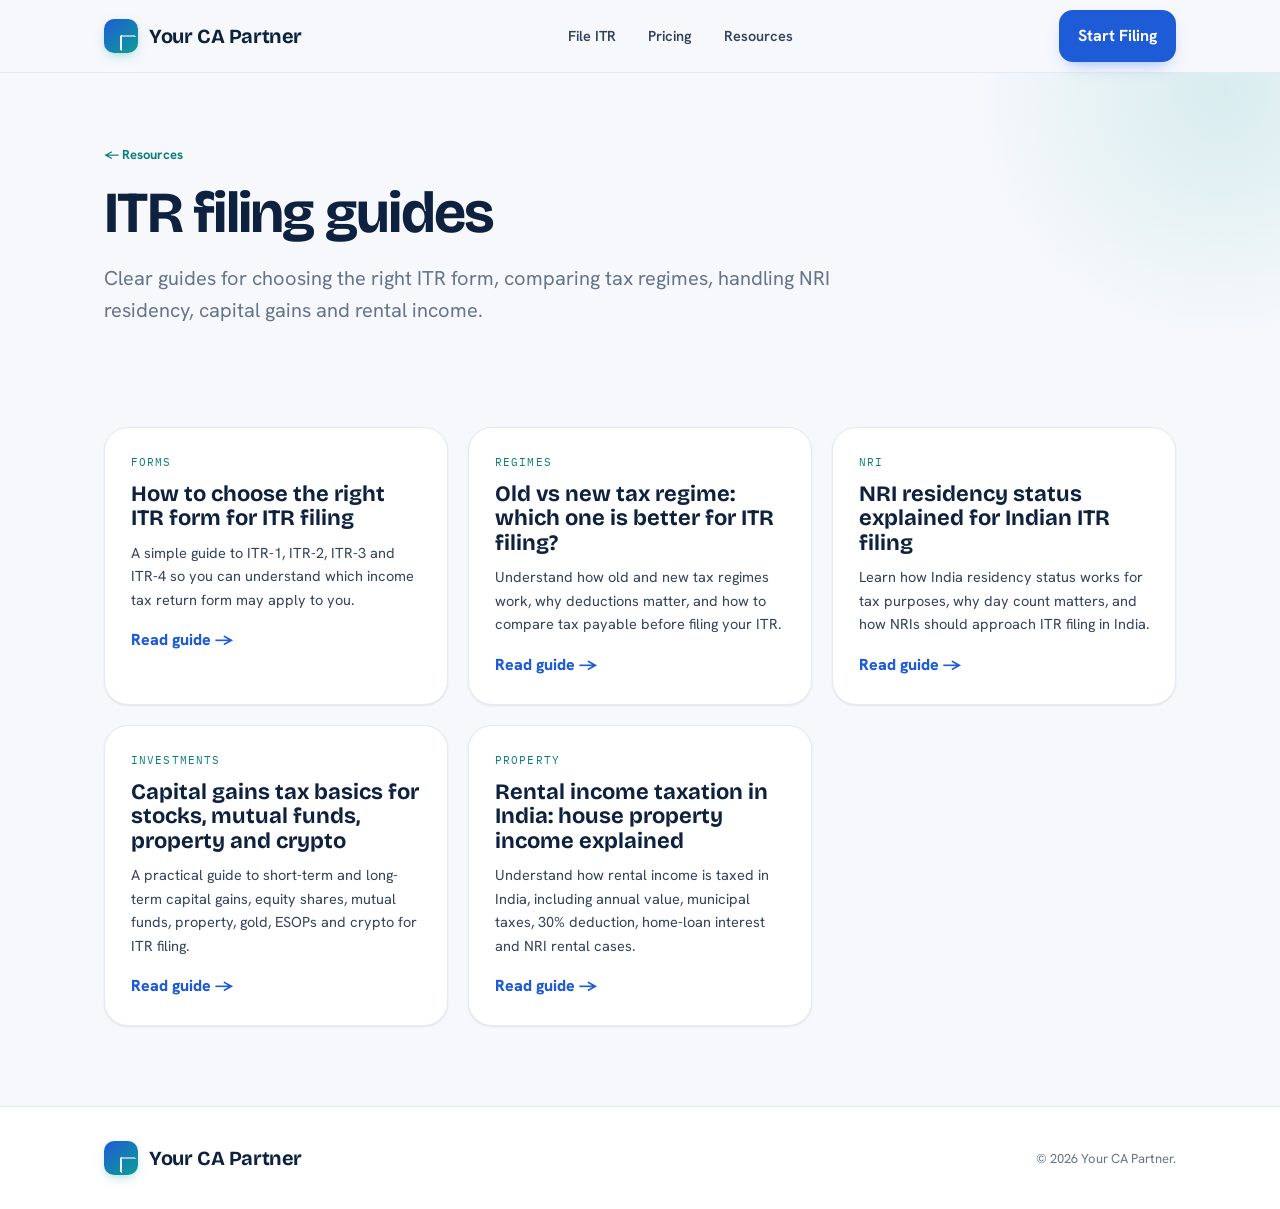
<file: articles/index.html>
<!DOCTYPE html><html lang="en"><head><meta charset="UTF-8"><meta name="viewport" content="width=device-width, initial-scale=1.0"><title>ITR filing guides | Your CA Partner</title><meta name="description" content="Simple guides on ITR forms, old vs new regime, NRI residency, capital gains and rental income taxation in India."><link rel="preconnect" href="https://fonts.googleapis.com"><link rel="preconnect" href="https://fonts.gstatic.com" crossorigin><link href="https://fonts.googleapis.com/css2?family=Bricolage+Grotesque:opsz,wght@12..96,400;12..96,500;12..96,600;12..96,700;12..96,800&family=Hanken+Grotesk:wght@400;500;600;700&family=IBM+Plex+Mono:wght@400;500;600&display=swap" rel="stylesheet"><link rel="stylesheet" href="../assets/article.css"></head><body><header><div class="wrap nav"><a href="../index.html" class="logo"><span class="logo-mark"></span> Your CA Partner</a><nav class="nav-links"><a href="../index.html#situations">File ITR</a><a href="../index.html#pricing">Pricing</a><a href="../index.html#resources">Resources</a></nav><a href="../index.html#tax-tool" class="btn btn-primary">Start Filing</a></div></header><main><section class="article-hero"><div class="wrap"><a href="../index.html#resources" class="crumb">← Resources</a><h1>ITR filing guides</h1><p class="dek">Clear guides for choosing the right ITR form, comparing tax regimes, handling NRI residency, capital gains and rental income.</p></div></section><section class="article-index"><div class="wrap index-grid"><a class="index-card" href="choose-right-itr-form.html"><div class="cat">Forms</div><h2>How to choose the right ITR form for ITR filing</h2><p>A simple guide to ITR-1, ITR-2, ITR-3 and ITR-4 so you can understand which income tax return form may apply to you.</p><span>Read guide →</span></a><a class="index-card" href="old-vs-new-tax-regime.html"><div class="cat">Regimes</div><h2>Old vs new tax regime: which one is better for ITR filing?</h2><p>Understand how old and new tax regimes work, why deductions matter, and how to compare tax payable before filing your ITR.</p><span>Read guide →</span></a><a class="index-card" href="nri-residency-status.html"><div class="cat">NRI</div><h2>NRI residency status explained for Indian ITR filing</h2><p>Learn how India residency status works for tax purposes, why day count matters, and how NRIs should approach ITR filing in India.</p><span>Read guide →</span></a><a class="index-card" href="capital-gains-tax-basics.html"><div class="cat">Investments</div><h2>Capital gains tax basics for stocks, mutual funds, property and crypto</h2><p>A practical guide to short-term and long-term capital gains, equity shares, mutual funds, property, gold, ESOPs and crypto for ITR filing.</p><span>Read guide →</span></a><a class="index-card" href="rental-income-taxation-india.html"><div class="cat">Property</div><h2>Rental income taxation in India: house property income explained</h2><p>Understand how rental income is taxed in India, including annual value, municipal taxes, 30% deduction, home-loan interest and NRI rental cases.</p><span>Read guide →</span></a></div></section></main><footer><div class="wrap foot"><a href="../index.html" class="logo"><span class="logo-mark"></span> Your CA Partner</a><p>© 2026 Your CA Partner.</p></div></footer></body></html>
</file>
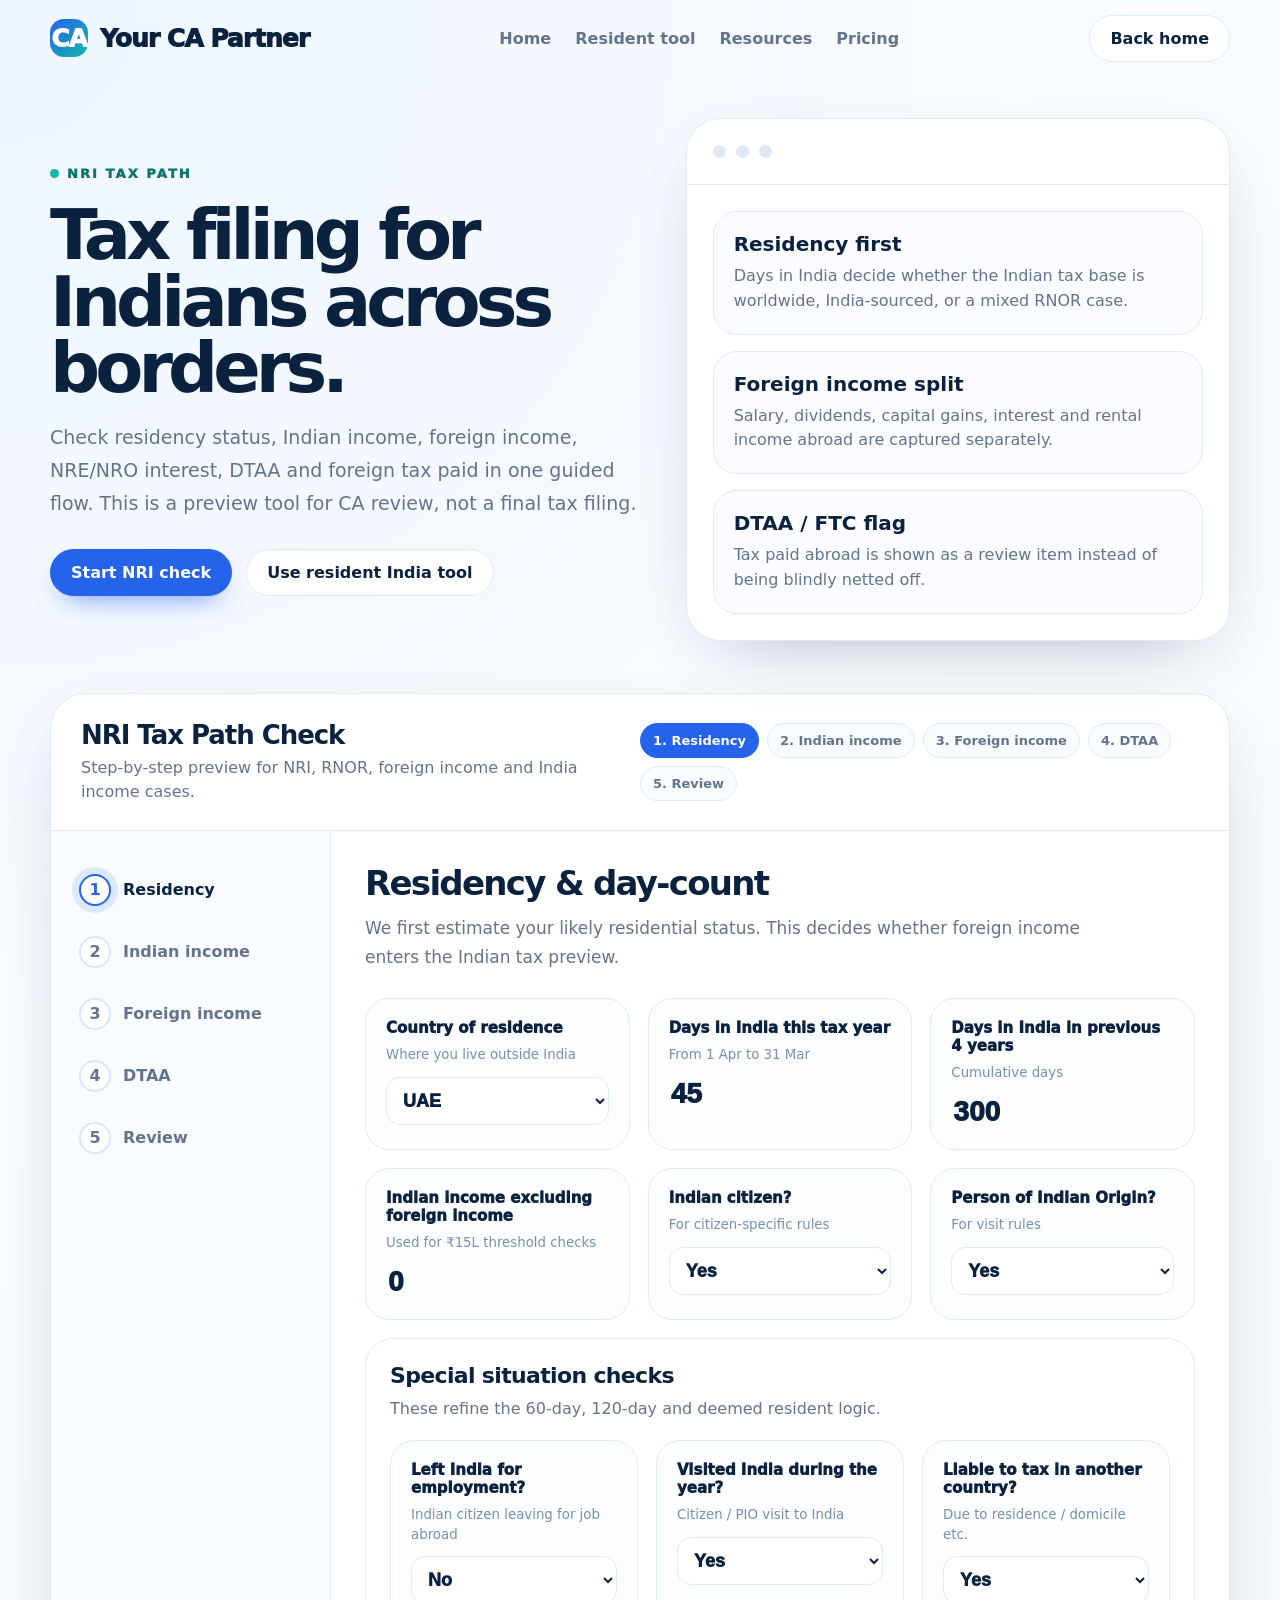
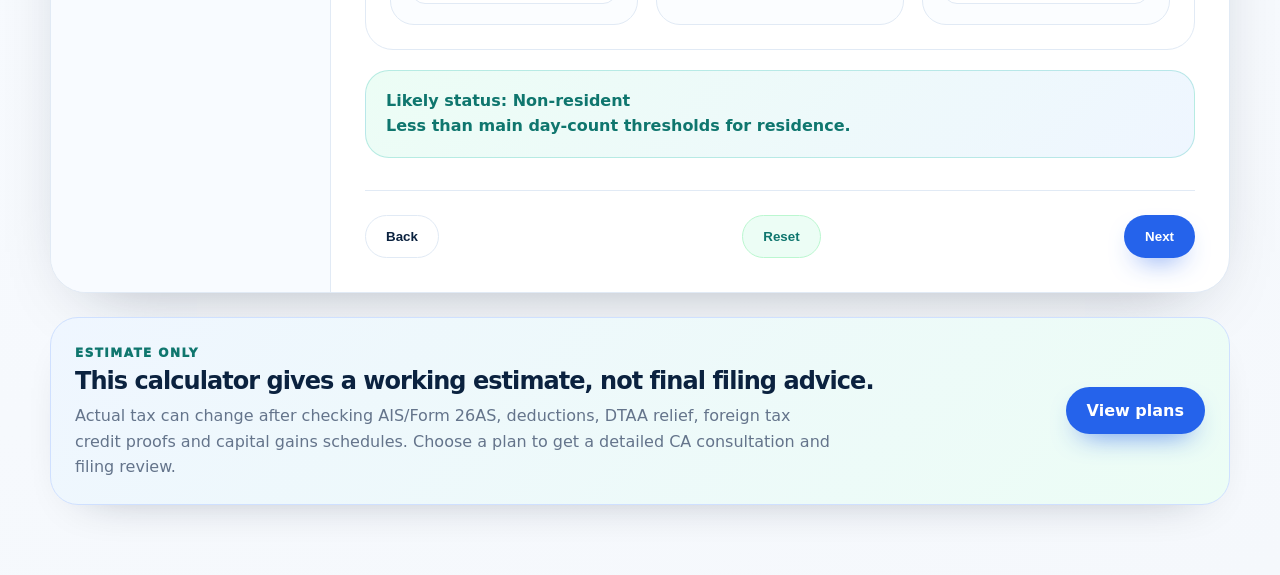
<file: global-indians-tax-tool.html>
<!doctype html><html lang="en"><head><meta charset="utf-8"><meta name="viewport" content="width=device-width, initial-scale=1"><meta http-equiv="refresh" content="0; url=nri-tax-tool.html"><title>Redirecting...</title><link rel="canonical" href="nri-tax-tool.html"></head><body><p>Redirecting to <a href="nri-tax-tool.html">NRI Tax Path Check</a>.</p></body></html>
</file>
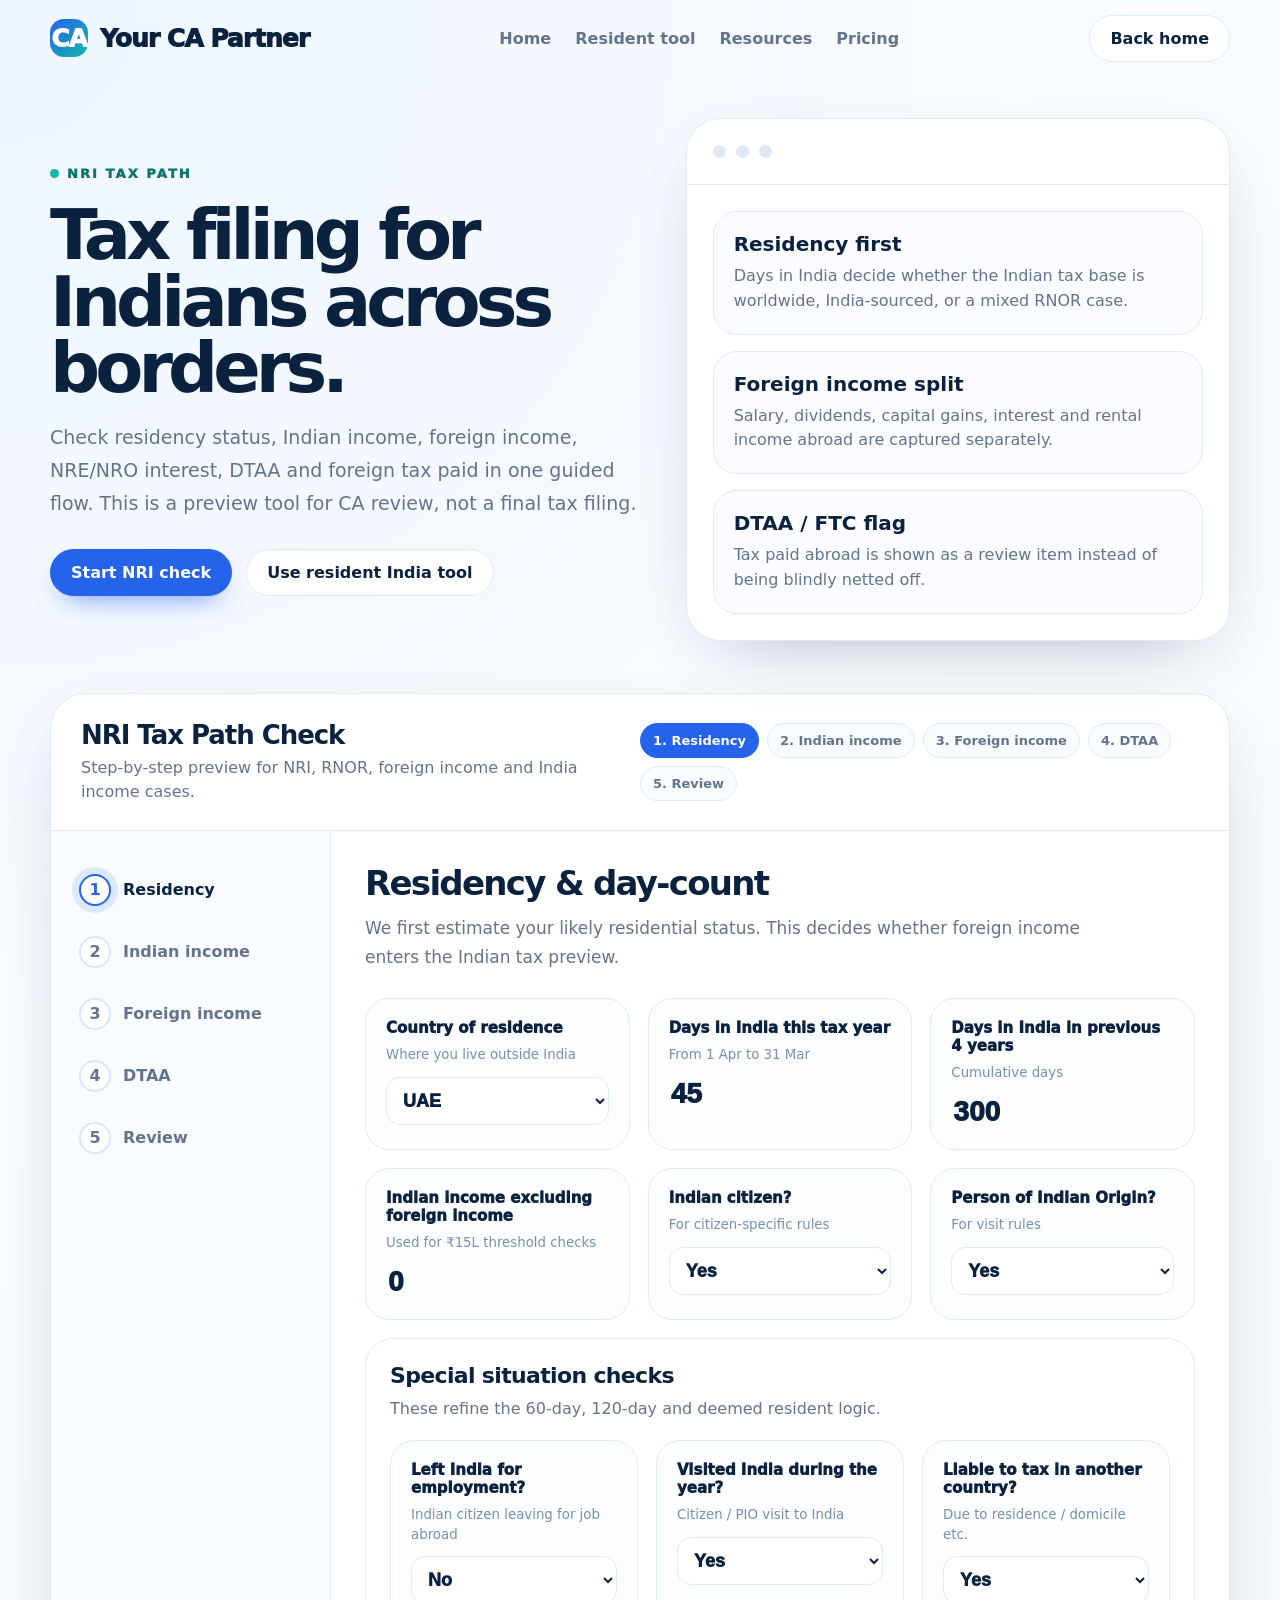
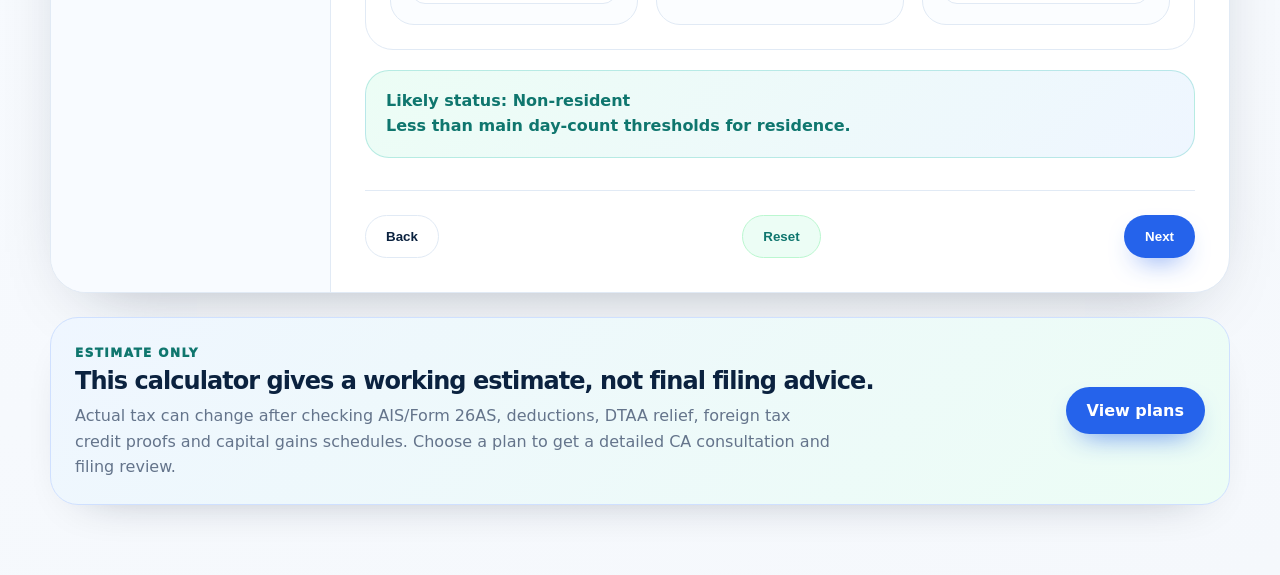
<file: nri-tax-tool.html>
<!DOCTYPE html>
<html lang="en">
<head>
<meta charset="UTF-8" />
<meta name="viewport" content="width=device-width, initial-scale=1.0" />
<title>NRI Tax Path Check | Your CA Partner</title>
<meta name="description" content="A guided NRI tax filing preview for residency status, Indian income, foreign income, NRE/NRO interest, DTAA and foreign tax credit checks." />
<style>
  :root{--navy:#0B223F;--muted:#64748B;--line:#E1EAF5;--bg:#F5F8FC;--blue:#2563EB;--blue2:#DBEAFE;--teal:#14B8A6;--tealDark:#0F766E;--green:#ECFDF5;--amber:#FFF7ED;--white:#fff;--shadow:0 24px 70px -40px rgba(15,23,42,.42);--radius:28px}
  *{box-sizing:border-box} body{margin:0;font-family:Inter,ui-sans-serif,system-ui,-apple-system,BlinkMacSystemFont,"Segoe UI",sans-serif;background:radial-gradient(circle at top left,#EEF6FF 0,#F8FBFF 40%,#F5F8FC 100%);color:var(--navy)}
  a{text-decoration:none;color:inherit}.container{width:min(1180px,calc(100% - 40px));margin:0 auto}.topbar{height:76px;display:flex;align-items:center;justify-content:space-between;gap:22px}.brand{display:flex;align-items:center;gap:12px;font-weight:950;letter-spacing:-.04em;font-size:25px}.brandmark{width:38px;height:38px;border-radius:14px;background:linear-gradient(135deg,var(--blue),var(--teal));display:grid;place-items:center;color:white;font-weight:950}.toplinks{display:flex;gap:24px;align-items:center;color:#64748B;font-weight:760}.toplinks a:hover{color:var(--blue)}.btn{display:inline-flex;align-items:center;justify-content:center;gap:10px;border-radius:999px;padding:13px 20px;font-weight:900;border:1px solid transparent;cursor:pointer;transition:.2s}.btn-primary{background:var(--blue);color:#fff;box-shadow:0 12px 28px -14px rgba(37,99,235,.9)}.btn-ghost{background:#fff;border-color:var(--line);color:var(--navy)}.btn-soft{background:#ECFDF5;color:#0F766E;border-color:#BBF7D0}.hero{padding:42px 0 26px}.hero-grid{display:grid;grid-template-columns:1.05fr .95fr;gap:34px;align-items:center}.eyebrow{display:inline-flex;align-items:center;gap:8px;color:var(--tealDark);font-weight:950;letter-spacing:.16em;text-transform:uppercase;font-size:13px}.eyebrow:before{content:"";width:9px;height:9px;border-radius:50%;background:var(--teal)}h1{font-size:clamp(38px,6vw,70px);line-height:.95;letter-spacing:-.07em;margin:20px 0 18px}.hero p{font-size:19px;line-height:1.75;color:var(--muted);max-width:680px}.hero-actions{display:flex;gap:14px;flex-wrap:wrap;margin-top:28px}.preview{background:#fff;border:1px solid var(--line);border-radius:34px;box-shadow:var(--shadow);overflow:hidden}.preview-top{height:66px;border-bottom:1px solid var(--line);display:flex;align-items:center;gap:10px;padding:0 26px}.dot{width:13px;height:13px;border-radius:50%;background:#DFE8F4}.preview-body{padding:26px;display:grid;gap:16px}.mini-card{border:1px solid var(--line);border-radius:24px;padding:20px;background:#FAFCFF}.mini-card strong{display:block;font-size:20px;margin-bottom:8px}.mini-card span{color:var(--muted);line-height:1.55}.tool-shell{padding:26px 0 70px}.wizard{background:#fff;border:1px solid var(--line);border-radius:36px;box-shadow:var(--shadow);overflow:hidden}.wizard-head{padding:26px 30px;border-bottom:1px solid var(--line);display:flex;justify-content:space-between;align-items:center;gap:18px}.wizard-head h2{margin:0;font-size:26px;letter-spacing:-.04em}.wizard-head p{margin:6px 0 0;color:var(--muted);line-height:1.5}.steps{display:flex;gap:8px;flex-wrap:wrap}.step-dot{border:1px solid var(--line);background:#F8FBFF;color:#64748B;border-radius:999px;padding:9px 12px;font-size:13px;font-weight:900}.step-dot.active{background:var(--blue);color:#fff;border-color:var(--blue)}.wizard-grid{display:grid;grid-template-columns:280px 1fr}.rail{background:#F8FBFF;border-right:1px solid var(--line);padding:28px}.rail-item{display:flex;align-items:center;gap:12px;padding:15px 0;color:#64748B;font-weight:850}.rail-num{width:32px;height:32px;border-radius:50%;border:2px solid #DCE7F5;display:grid;place-items:center;background:white}.rail-item.done,.rail-item.active{color:var(--navy)}.rail-item.active .rail-num{border-color:var(--blue);box-shadow:0 0 0 7px #DBEAFE;color:var(--blue)}.rail-item.done .rail-num{background:var(--teal);color:#fff;border-color:var(--teal)}.panel{padding:34px}.pane{display:none}.pane.active{display:block}.pane h3{font-size:34px;line-height:1.1;letter-spacing:-.05em;margin:0 0 12px}.pane .lead{color:var(--muted);font-size:17px;line-height:1.7;margin:0 0 26px;max-width:760px}.form-grid{display:grid;grid-template-columns:repeat(2,minmax(0,1fr));gap:18px}.form-grid.three{grid-template-columns:repeat(3,minmax(0,1fr))}.field{border:1px solid var(--line);border-radius:24px;padding:20px;background:#FBFDFF;min-width:0}.field label{display:block;font-weight:950;font-size:15px;margin-bottom:8px;color:#0B223F}.field small{display:block;color:#7890AD;line-height:1.5;margin-bottom:12px}.field input,.field select{width:100%;border:none;outline:none;background:transparent;font-size:28px;font-weight:950;color:var(--navy);min-width:0}.field select{font-size:18px;border:1px solid var(--line);padding:12px;border-radius:14px;background:#fff}.toggle-row{display:flex;flex-wrap:wrap;gap:12px}.pill{border:1px solid var(--line);background:#fff;border-radius:999px;padding:14px 18px;font-weight:950;color:#64748B;cursor:pointer}.pill.active{border-color:var(--blue);color:var(--blue);box-shadow:0 0 0 5px #DBEAFE}.section-card{border:1px solid var(--line);border-radius:28px;padding:24px;margin:18px 0;background:#fff}.section-card h4{font-size:22px;letter-spacing:-.03em;margin:0 0 8px}.section-card p{margin:0 0 18px;color:var(--muted);line-height:1.6}.notice{border:1px solid rgba(20,184,166,.25);background:linear-gradient(135deg,#ECFDF5,#EFF6FF);border-radius:24px;padding:18px 20px;color:#0F766E;font-weight:850;line-height:1.55;margin:20px 0}.warn{border-color:#FED7AA;background:#FFF7ED;color:#9A3412}.summary-grid{display:grid;grid-template-columns:repeat(3,minmax(0,1fr));gap:18px}.summary-card{border:1px solid var(--line);border-radius:24px;padding:22px;background:#FBFDFF}.summary-card span{display:block;color:#64748B;font-weight:800;font-size:13px;letter-spacing:.08em;text-transform:uppercase;margin-bottom:10px}.summary-card strong{font-size:30px;letter-spacing:-.04em}.breakdown{margin-top:24px;border:1px solid var(--line);border-radius:28px;overflow:hidden}.row{display:flex;justify-content:space-between;gap:18px;padding:16px 20px;border-bottom:1px solid var(--line);color:#475569}.row:last-child{border-bottom:none}.row.total{background:#F8FBFF;color:var(--navy);font-weight:950}.docs{display:grid;grid-template-columns:repeat(2,minmax(0,1fr));gap:12px;margin-top:20px}.doc{padding:14px 16px;border:1px solid var(--line);border-radius:18px;background:#fff;color:#475569;font-weight:760}.nav-actions{display:flex;justify-content:space-between;gap:12px;margin-top:32px;border-top:1px solid var(--line);padding-top:24px}.muted{color:var(--muted)}.calc-action{display:inline-flex;align-items:center;gap:6px;border:1px solid #CFE0FF;background:#EFF6FF;color:#1D4ED8;border-radius:999px;padding:6px 10px;font-size:12px;font-weight:950;cursor:pointer;margin-left:10px;white-space:nowrap}.calc-action:hover{background:#DBEAFE;transform:translateY(-1px)}.row.has-calc{flex-wrap:wrap;align-items:flex-start}.row-value{display:flex;align-items:center;justify-content:flex-end;gap:8px;flex-wrap:wrap;text-align:right}.calc-panel{display:none;flex-basis:100%;margin-top:10px;background:#F8FBFF;border:1px solid #DCE7F5;border-radius:18px;padding:14px 16px;color:#475569;font-size:13.5px;line-height:1.55}.calc-panel.open{display:block}.calc-panel div{display:flex;justify-content:space-between;gap:14px;padding:6px 0;border-bottom:1px dashed #DCE7F5}.calc-panel div:last-child{border-bottom:none}.calc-panel b{color:var(--navy)}
.estimate-cta{margin:24px 0 0;background:linear-gradient(135deg,#EFF6FF,#ECFDF5);border:1px solid #CFE0FF;border-radius:28px;padding:24px;display:flex;align-items:center;justify-content:space-between;gap:18px;box-shadow:0 18px 50px -36px rgba(15,23,42,.45)}.estimate-cta span{display:inline-flex;color:#0F766E;font-weight:950;letter-spacing:.12em;text-transform:uppercase;font-size:12px;margin-bottom:7px}.estimate-cta h3{margin:0 0 8px;font-size:24px;letter-spacing:-.04em}.estimate-cta p{margin:0;color:#64748B;line-height:1.6;max-width:760px}@media(max-width:760px){.estimate-cta{align-items:flex-start;flex-direction:column}.estimate-cta .btn{width:100%}}
  @media(max-width:900px){.hero-grid,.wizard-grid{grid-template-columns:1fr}.rail{display:none}.form-grid,.form-grid.three,.summary-grid,.docs{grid-template-columns:1fr}.toplinks{display:none}.wizard-head{align-items:flex-start;flex-direction:column}.panel{padding:24px}.hero{padding-top:20px}}
</style>
</head>
<body>
<header class="container topbar">
  <a class="brand" href="index.html"><span class="brandmark">CA</span><span>Your CA Partner</span></a>
  <nav class="toplinks"><a href="index.html">Home</a><a href="tax-tool.html">Resident tool</a><a href="articles/">Resources</a><a href="index.html#pricing">Pricing</a></nav>
  <a class="btn btn-ghost" href="index.html">Back home</a>
</header>

<main>
<section class="hero">
  <div class="container hero-grid">
    <div>
      <span class="eyebrow">NRI tax path</span>
      <h1>Tax filing for Indians across borders.</h1>
      <p>Check residency status, Indian income, foreign income, NRE/NRO interest, DTAA and foreign tax paid in one guided flow. This is a preview tool for CA review, not a final tax filing.</p>
      <div class="hero-actions"><a class="btn btn-primary" href="#tool">Start NRI check</a><a class="btn btn-ghost" href="tax-tool.html">Use resident India tool</a></div>
    </div>
    <div class="preview">
      <div class="preview-top"><span class="dot"></span><span class="dot"></span><span class="dot"></span></div>
      <div class="preview-body">
        <div class="mini-card"><strong>Residency first</strong><span>Days in India decide whether the Indian tax base is worldwide, India-sourced, or a mixed RNOR case.</span></div>
        <div class="mini-card"><strong>Foreign income split</strong><span>Salary, dividends, capital gains, interest and rental income abroad are captured separately.</span></div>
        <div class="mini-card"><strong>DTAA / FTC flag</strong><span>Tax paid abroad is shown as a review item instead of being blindly netted off.</span></div>
      </div>
    </div>
</div>
</section>

<section class="tool-shell" id="tool">
  <div class="container">
    <div class="wizard">
      <div class="wizard-head">
        <div><h2>NRI Tax Path Check</h2><p>Step-by-step preview for NRI, RNOR, foreign income and India income cases.</p></div>
        <div class="steps" id="steps"></div>
      </div>
      <div class="wizard-grid">
        <aside class="rail" id="rail"></aside>
        <section class="panel">
          <div class="pane active" data-pane="0">
            <h3>Residency & day-count</h3>
            <p class="lead">We first estimate your likely residential status. This decides whether foreign income enters the Indian tax preview.</p>
            <div class="form-grid three">
              <div class="field"><label>Country of residence</label><small>Where you live outside India</small><select id="country"><option>UAE</option><option>USA</option><option>UK</option><option>Canada</option><option>Australia</option><option>Singapore</option><option>Other</option></select></div>
              <div class="field"><label>Days in India this tax year</label><small>From 1 Apr to 31 Mar</small><input id="daysIndia" type="number" value="45"></div>
              <div class="field"><label>Days in India in previous 4 years</label><small>Cumulative days</small><input id="days4" type="number" value="300"></div>
              <div class="field"><label>Indian income excluding foreign income</label><small>Used for ₹15L threshold checks</small><input inputmode="numeric" id="indianIncomeThreshold" type="text" data-money value="0"></div>
              <div class="field"><label>Indian citizen?</label><small>For citizen-specific rules</small><select id="citizen"><option value="yes">Yes</option><option value="no">No</option></select></div>
              <div class="field"><label>Person of Indian Origin?</label><small>For visit rules</small><select id="pio"><option value="yes">Yes</option><option value="no">No</option></select></div>
            </div>
            <div class="section-card">
              <h4>Special situation checks</h4>
              <p>These refine the 60-day, 120-day and deemed resident logic.</p>
              <div class="form-grid three">
                <div class="field"><label>Left India for employment?</label><small>Indian citizen leaving for job abroad</small><select id="leftEmployment"><option value="no">No</option><option value="yes">Yes</option></select></div>
                <div class="field"><label>Visited India during the year?</label><small>Citizen / PIO visit to India</small><select id="visited"><option value="yes">Yes</option><option value="no">No</option></select></div>
                <div class="field"><label>Liable to tax in another country?</label><small>Due to residence / domicile etc.</small><select id="liableAbroad"><option value="yes">Yes</option><option value="no">No</option></select></div>
              </div>
            </div>
            <div class="notice" id="residencyResult">Likely status will appear here.</div>
          </div>

          <div class="pane" data-pane="1">
            <h3>Indian income</h3>
            <p class="lead">For NRI, India-sourced income is usually the core Indian tax base. Rental income uses house-property head logic.</p>
            <div class="section-card"><h4>Salary & bank income in India</h4><p>Enter income connected with India.</p><div class="form-grid three">
              <div class="field"><label>Indian salary earned in India</label><small>Services rendered in India</small><input inputmode="numeric" id="indSalary" type="text" data-money value="0"></div>
              <div class="field"><label>NRO / Indian bank interest</label><small>NRO and Indian-source interest</small><input inputmode="numeric" id="nroInterest" type="text" data-money value="0"></div>
              <div class="field"><label>NRE interest</label><small>Shown separately for exemption review</small><input inputmode="numeric" id="nreInterest" type="text" data-money value="0"></div>
              <div class="field"><label>Indian FD / savings interest</label><small>Other sources</small><input inputmode="numeric" id="fdInterest" type="text" data-money value="0"></div>
              <div class="field"><label>Indian dividends</label><small>Dividend from Indian company</small><input inputmode="numeric" id="indDividends" type="text" data-money value="0"></div>
              <div class="field"><label>Other Indian income</label><small>Any other India-sourced income</small><input inputmode="numeric" id="indOther" type="text" data-money value="0"></div>
            </div></div>
            <div class="section-card"><h4>Indian rental / house property</h4><p>Computed as gross rent minus municipal taxes, 30% standard deduction and loan interest.</p><div class="form-grid three">
              <div class="field"><label>Gross annual rent</label><small>Rent received / receivable</small><input inputmode="numeric" id="rentGross" type="text" data-money value="0"></div>
              <div class="field"><label>Municipal taxes paid</label><small>Only actually paid taxes</small><input inputmode="numeric" id="rentTax" type="text" data-money value="0"></div>
              <div class="field"><label>Home loan interest</label><small>Interest on borrowed capital</small><input inputmode="numeric" id="rentInterest" type="text" data-money value="0"></div>
            </div></div>
            <div class="section-card"><h4>Indian capital gains</h4><p>Starter preview. Detailed STCG/LTCG category logic remains CA-review pending.</p><div class="form-grid three">
              <div class="field"><label>Indian listed equity / MF STCG</label><small>Short-term gains</small><input inputmode="numeric" id="indStcg" type="text" data-money value="0"></div>
              <div class="field"><label>Indian listed equity / MF LTCG</label><small>Long-term gains</small><input inputmode="numeric" id="indLtcg" type="text" data-money value="0"></div>
              <div class="field"><label>Indian property capital gains</label><small>Property / land / building</small><input inputmode="numeric" id="indPropCg" type="text" data-money value="0"></div>
            </div></div>
          </div>

          <div class="pane" data-pane="2">
            <h3>Foreign income</h3>
            <p class="lead">Foreign income treatment depends on your residential status. For non-residents, foreign income generally stays outside the Indian preview unless India-sourced/deemed India-sourced.</p>
            <div class="form-grid three">
              <div class="field"><label>Foreign salary</label><small>Earned outside India</small><input inputmode="numeric" id="forSalary" type="text" data-money value="0"></div>
              <div class="field"><label>Foreign business / consulting</label><small>Outside India income</small><input inputmode="numeric" id="forBusiness" type="text" data-money value="0"></div>
              <div class="field"><label>Foreign rental income</label><small>Property outside India</small><input inputmode="numeric" id="forRent" type="text" data-money value="0"></div>
              <div class="field"><label>Foreign bank interest</label><small>Outside India interest</small><input inputmode="numeric" id="forInterest" type="text" data-money value="0"></div>
              <div class="field"><label>Foreign dividends</label><small>Outside India dividends</small><input inputmode="numeric" id="forDividends" type="text" data-money value="0"></div>
              <div class="field"><label>Foreign capital gains</label><small>Outside India assets</small><input inputmode="numeric" id="forCg" type="text" data-money value="0"></div>
            </div>
            <div class="section-card"><h4>RNOR control check</h4><p>For RNOR, foreign income may be included when derived from a business controlled in India or profession set up in India.</p><div class="form-grid">
              <div class="field"><label>Business controlled / profession set up in India?</label><small>Only relevant for RNOR-style preview</small><select id="foreignControlled"><option value="no">No</option><option value="yes">Yes</option></select></div>
              <div class="field"><label>Foreign income already received in India?</label><small>For India-receipt review</small><select id="foreignReceivedIndia"><option value="no">No</option><option value="yes">Yes</option></select></div>
            </div></div>
          </div>

          <div class="pane" data-pane="3">
            <h3>DTAA & taxes paid</h3>
            <p class="lead">This section flags possible foreign tax credit / treaty review. It does not auto-approve DTAA relief.</p>
            <div class="form-grid three">
              <div class="field"><label>Foreign tax paid</label><small>Tax paid outside India</small><input inputmode="numeric" id="foreignTaxPaid" type="text" data-money value="0"></div>
              <div class="field"><label>TDS deducted in India</label><small>Form 26AS / AIS / TIS</small><input inputmode="numeric" id="tdsIndia" type="text" data-money value="0"></div>
              <div class="field"><label>Proof available?</label><small>Foreign tax return / certificate</small><select id="proof"><option value="yes">Yes</option><option value="no">No</option></select></div>
            </div>
            <div class="notice warn">DTAA and foreign tax credit are document-heavy. This page flags them for CA review instead of blindly reducing tax.</div>
          </div>

          <div class="pane" data-pane="4">
            <h3>Review</h3>
            <p class="lead">This is the NRI preview summary. Final filing should be reviewed before submission.</p>
            <div class="summary-grid">
              <div class="summary-card"><span>Likely status</span><strong id="sumStatus">-</strong></div>
              <div class="summary-card"><span>Recommended ITR</span><strong id="sumItr">ITR-2</strong></div>
              <div class="summary-card"><span>Preview outcome</span><strong id="sumOutcome">₹0</strong></div>
            </div>
            <div class="breakdown" id="breakdown"></div>
            <div class="section-card"><h4>Documents checklist</h4><p>Documents usually needed for NRI filing preview.</p><div class="docs" id="docs"></div></div>
          </div>

          <div class="nav-actions"><button class="btn btn-ghost" id="backBtn">Back</button><button class="btn btn-soft" id="resetBtn">Reset</button><button class="btn btn-primary" id="nextBtn">Next</button></div>
        </section>
      </div>
    </div>
    <div class="estimate-cta">
      <div>
        <span>Estimate only</span>
        <h3>This calculator gives a working estimate, not final filing advice.</h3>
        <p>Actual tax can change after checking AIS/Form 26AS, deductions, DTAA relief, foreign tax credit proofs and capital gains schedules. Choose a plan to get a detailed CA consultation and filing review.</p>
      </div>
      <a class="btn btn-primary" href="index.html#pricing">View plans</a>
    </div>
  </div>
</section>
</main>
<script>
const q=id=>document.getElementById(id); const clean=v=>String(v??'').replace(/[^0-9.]/g,''); const num=id=>Math.max(0, Number(clean(q(id)?.value)||0)); const fmt=n=>'₹'+Math.round(n).toLocaleString('en-IN'); const formatIndian=v=>{const raw=clean(v); if(raw==='') return ''; const [a,b]=raw.split('.'); const head=Number(a||0).toLocaleString('en-IN'); return b!==undefined?head+'.'+b:head;}; const formatMoneyInputs=()=>document.querySelectorAll('input[data-money]').forEach(i=>{i.value=formatIndian(i.value);});
const labels=['Residency','Indian income','Foreign income','DTAA','Review']; let step=0;
function taxableNewRegime(income){ income=Math.max(0,income); const slabs=[[400000,0],[400000,0.05],[400000,0.10],[400000,0.15],[400000,0.20],[400000,0.25],[Infinity,0.30]]; let left=income,tax=0; for(const [amt,rate] of slabs){const part=Math.min(left,amt); if(part>0) tax+=part*rate; left-=part; if(left<=0)break;} if(income<=1200000) tax=0; return Math.round(tax*1.04); }
function residency(){ const days=num('daysIndia'), days4=num('days4'), indian=num('indianIncomeThreshold'); const citizen=q('citizen').value==='yes', pio=q('pio').value==='yes', left=q('leftEmployment').value==='yes', visited=q('visited').value==='yes', liable=q('liableAbroad').value==='yes'; let status='Non-resident', reason='Less than main day-count thresholds for residence.'; if(days>=182){status='Resident'; reason='Stayed in India for 182 days or more.';} else if(citizen && !liable && indian>1500000){status='RNOR / deemed resident review'; reason='Indian citizen, not liable to tax elsewhere and Indian income exceeds ₹15L. Deemed resident / RNOR review triggered.';} else if((citizen||pio) && visited && indian>1500000 && days>=120 && days<182 && days4>=365){status='RNOR review'; reason='Citizen/PIO visit with Indian income above ₹15L, 120-181 days in India, and 365+ days in earlier 4 years.';} else if(days>=60 && days4>=365 && !(left && citizen) && !((citizen||pio)&&visited)){status='Resident'; reason='60 days in current year plus 365 days in previous 4 years.';} return {status,reason}; }
function compute(){ const r=residency(); const rentGross=num('rentGross'), rentTax=Math.min(num('rentTax'),rentGross), rentInterest=num('rentInterest'); const nav=Math.max(0,rentGross-rentTax); const houseStd=Math.round(nav*.30); const hp=nav-houseStd-rentInterest; const indiaComponents={salary:num('indSalary'),nroInterest:num('nroInterest'),fdInterest:num('fdInterest'),dividends:num('indDividends'),other:num('indOther'),houseProperty:hp}; const indiaNormal=indiaComponents.salary+indiaComponents.nroInterest+indiaComponents.fdInterest+indiaComponents.dividends+indiaComponents.other+indiaComponents.houseProperty; const indiaSpecialComponents={stockMf:num('indStcg')+num('indLtcg'),property:num('indPropCg')}; const indiaSpecial=indiaSpecialComponents.stockMf+indiaSpecialComponents.property; const indiaTotal=indiaNormal+indiaSpecial; const foreignComponents={salary:num('forSalary'),business:num('forBusiness'),rent:num('forRent'),interest:num('forInterest'),dividends:num('forDividends'),capitalGains:num('forCg')}; const foreignTotal=foreignComponents.salary+foreignComponents.business+foreignComponents.rent+foreignComponents.interest+foreignComponents.dividends+foreignComponents.capitalGains; let includedForeign=0, foreignTreatment='Excluded from Indian preview for non-resident style case.'; if(r.status==='Resident'){includedForeign=foreignTotal; foreignTreatment='Included because resident preview uses worldwide income.';} else if(r.status.includes('RNOR') && (q('foreignControlled').value==='yes' || q('foreignReceivedIndia').value==='yes')){includedForeign=foreignTotal; foreignTreatment='Included for RNOR review because income is received in India or linked to business/profession controlled/set up in India.';} else if(r.status.includes('RNOR')){foreignTreatment='Excluded in this preview unless received in India or linked to business/profession controlled/set up in India.';} const taxable=indiaTotal+includedForeign; const tax=taxableNewRegime(taxable); const taxWithoutForeign=taxableNewRegime(indiaTotal); const foreignTaxPaid=num('foreignTaxPaid'); const foreignTaxLimit=Math.max(0,tax-taxWithoutForeign); const ftcPreview=(includedForeign>0 && foreignTaxPaid>0) ? Math.min(foreignTaxPaid, foreignTaxLimit, tax) : 0; const taxAfterFTC=Math.max(0,tax-ftcPreview); const outcome=taxAfterFTC-num('tdsIndia'); const dtaaFlag=ftcPreview>0 ? 'Foreign tax credit preview applied. DTAA / FTC documents still require CA review.' : ((foreignTotal>0 && foreignTaxPaid>0) ? 'Foreign tax paid captured, but no FTC preview used because foreign income is not included or Indian tax limit is zero.' : (foreignTotal>0 ? 'Foreign income captured. Treaty review may be needed.' : 'No foreign income entered.')); return {r,rentGross,rentTax,rentInterest,nav,houseStd,hp,indiaComponents,indiaSpecialComponents,indiaNormal,indiaSpecial,indiaTotal,foreignComponents,foreignTotal,includedForeign,foreignTreatment,taxable,tax,taxWithoutForeign,foreignTaxPaid,foreignTaxLimit,ftcPreview,taxAfterFTC,outcome,dtaaFlag}; }
function calcRows(title, value, lines, total=false){ const detail=lines.map(([a,b])=>`<div><span>${a}</span><b>${b}</b></div>`).join(''); return `<div class="row has-calc ${total?'total':''}"><span>${title}</span><span class="row-value"><strong>${value}</strong><button type="button" class="calc-action" data-calc>View calculation</button></span><div class="calc-panel">${detail}</div></div>`; }
function render(){ document.querySelectorAll('.pane').forEach((p,i)=>p.classList.toggle('active',i===step)); q('steps').innerHTML=labels.map((l,i)=>`<span class="step-dot ${i===step?'active':''}">${i+1}. ${l}</span>`).join(''); q('rail').innerHTML=labels.map((l,i)=>`<div class="rail-item ${i===step?'active':i<step?'done':''}"><span class="rail-num">${i<step?'✓':i+1}</span><span>${l}</span></div>`).join(''); q('backBtn').disabled=step===0; q('nextBtn').textContent=step===labels.length-1?'Finish':'Next'; const c=compute(); q('residencyResult').innerHTML=`<strong>Likely status: ${c.r.status}</strong><br>${c.r.reason}`; q('sumStatus').textContent=c.r.status; q('sumOutcome').textContent=c.outcome>0?fmt(c.outcome)+' payable':(c.outcome<0?fmt(Math.abs(c.outcome))+' refund':'₹0 settled'); const outcomeText=q('sumOutcome').textContent; q('breakdown').innerHTML=[
calcRows('Indian normal income',fmt(c.indiaNormal),[['Indian salary',fmt(c.indiaComponents.salary)],['NRO interest',fmt(c.indiaComponents.nroInterest)],['Indian FD interest',fmt(c.indiaComponents.fdInterest)],['Indian dividends',fmt(c.indiaComponents.dividends)],['Other Indian income',fmt(c.indiaComponents.other)],['House property income',fmt(c.indiaComponents.houseProperty)],['Total normal Indian income',fmt(c.indiaNormal)]]),
calcRows('Indian special-rate income preview',fmt(c.indiaSpecial),[['Indian stock / MF gains',fmt(c.indiaSpecialComponents.stockMf)],['Indian property capital gains',fmt(c.indiaSpecialComponents.property)],['Total special-rate preview base',fmt(c.indiaSpecial)]]),
calcRows('House property income included',fmt(c.hp),[['Gross annual rent',fmt(c.rentGross)],['Less: municipal tax paid',fmt(c.rentTax)],['Net annual value',fmt(c.nav)],['Less: 30% standard deduction',fmt(c.houseStd)],['Less: home-loan interest',fmt(c.rentInterest)],['Taxable house property income',fmt(c.hp)]]),
calcRows('Foreign income entered',fmt(c.foreignTotal),[['Foreign salary',fmt(c.foreignComponents.salary)],['Foreign business / consulting',fmt(c.foreignComponents.business)],['Foreign rent',fmt(c.foreignComponents.rent)],['Foreign interest',fmt(c.foreignComponents.interest)],['Foreign dividends',fmt(c.foreignComponents.dividends)],['Foreign capital gains',fmt(c.foreignComponents.capitalGains)],['Total foreign income entered',fmt(c.foreignTotal)]]),
calcRows('Foreign income included in India preview',fmt(c.includedForeign),[['Likely residential status',c.r.status],['Reason',c.r.reason],['Foreign income entered',fmt(c.foreignTotal)],['Foreign income included',fmt(c.includedForeign)],['Treatment',c.foreignTreatment]]),
calcRows('Indian tax before foreign tax credit',fmt(c.tax),[['Indian income total',fmt(c.indiaTotal)],['Foreign income included',fmt(c.includedForeign)],['Taxable income used for preview',fmt(c.taxable)],['New-regime slab + rebate + 4% cess preview',fmt(c.tax)]]),
calcRows('Foreign tax credit preview',fmt(c.ftcPreview),[['Country of income',q('country').value],['Foreign tax paid entered',fmt(c.foreignTaxPaid)],['Indian tax attributable to included foreign income',fmt(c.foreignTaxLimit)],['Credit preview used',fmt(c.ftcPreview)],['CA note','Subject to DTAA / FTC proof and Form 67 style document review']]),
calcRows('Indian tax after foreign tax credit',fmt(c.taxAfterFTC),[['Indian tax before FTC',fmt(c.tax)],['Less: FTC preview',fmt(c.ftcPreview)],['Tax after FTC preview',fmt(c.taxAfterFTC)]]),
calcRows('TDS deducted in India',fmt(num('tdsIndia')),[['TDS deducted in India',fmt(num('tdsIndia'))],['Used against Indian tax after FTC','Yes']]),
calcRows('Foreign tax / DTAA flag',c.dtaaFlag,[['Country of income',q('country').value],['Foreign tax paid',fmt(c.foreignTaxPaid)],['Proof available?',q('proof').value==='yes'?'Yes':'No'],['Tool treatment','FTC preview shown only when foreign income is included in Indian tax and Indian tax limit is available']]),
calcRows('Estimated refund / payable',outcomeText,[['Indian tax before FTC',fmt(c.tax)],['Less: foreign tax credit preview',fmt(c.ftcPreview)],['Tax after FTC',fmt(c.taxAfterFTC)],['Less: TDS deducted in India',fmt(num('tdsIndia'))],['India payable / refund',outcomeText],['Foreign tax paid','Credit only, not an automatic India refund']],true)
].join(''); const docs=['Passport travel dates','Country tax residency proof','Indian AIS / TIS / Form 26AS','NRE / NRO bank statements','Indian rent agreement and property papers','Capital gains statement from broker / mutual fund platform','Foreign salary / tax return / W-2 / 1099 / payslips if applicable','Foreign tax paid proof for DTAA / FTC review','Indian TDS certificates','CA review for treaty relief']; q('docs').innerHTML=docs.map(d=>`<div class="doc">${d}</div>`).join(''); }
document.addEventListener('click',e=>{const btn=e.target.closest('[data-calc]'); if(!btn) return; const panel=btn.closest('.has-calc')?.querySelector('.calc-panel'); if(panel){panel.classList.toggle('open'); btn.textContent=panel.classList.contains('open')?'Hide calculation':'View calculation';}});
formatMoneyInputs(); document.querySelectorAll('input[data-money]').forEach(el=>{el.addEventListener('focus',()=>{if(el.value==='0') el.select();}); el.addEventListener('input',()=>{el.value=formatIndian(el.value); render();});}); document.querySelectorAll('input:not([data-money]),select').forEach(el=>el.addEventListener('input',render)); q('nextBtn').addEventListener('click',()=>{ if(step<labels.length-1){step++; render(); document.querySelector('.wizard').scrollIntoView({block:'start',behavior:'smooth'});} }); q('backBtn').addEventListener('click',()=>{ if(step>0){step--; render();} }); q('resetBtn').addEventListener('click',()=>{document.querySelectorAll('input').forEach(i=>i.value=i.defaultValue); document.querySelectorAll('select').forEach(s=>s.selectedIndex=0); step=0; formatMoneyInputs(); render();}); render();
</script>
</body></html>
</file>
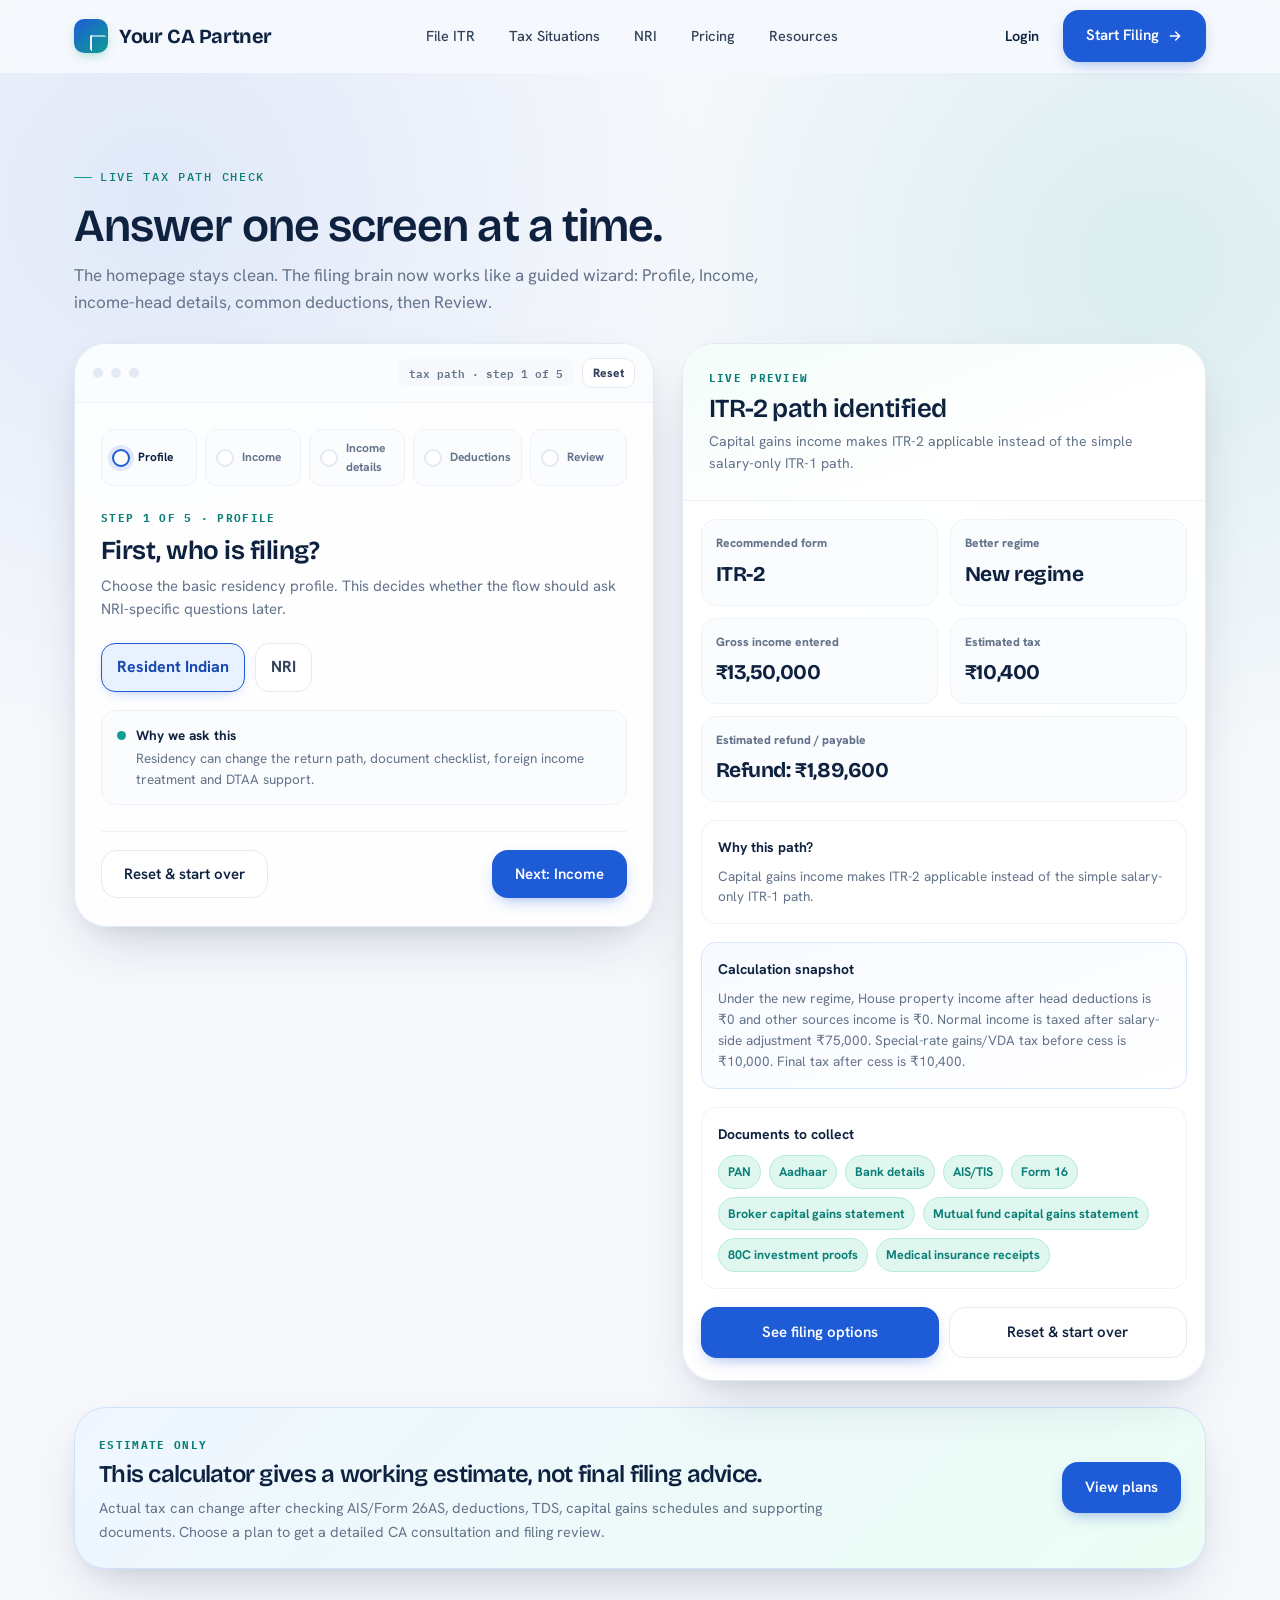
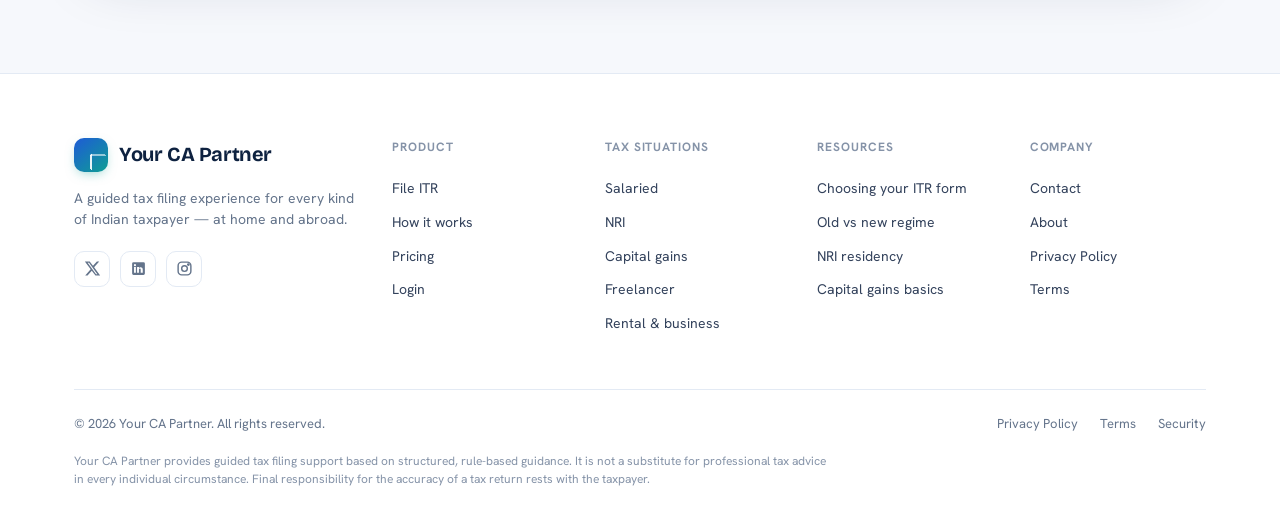
<file: tax-tool.html>
<!DOCTYPE html>
<html lang="en">
<head>
<meta charset="UTF-8">
<meta name="viewport" content="width=device-width, initial-scale=1.0">
<title>Tax Path Check | Your CA Partner</title>
<link rel="preconnect" href="https://fonts.googleapis.com">
<link rel="preconnect" href="https://fonts.gstatic.com" crossorigin>
<link href="https://fonts.googleapis.com/css2?family=Bricolage+Grotesque:opsz,wght@12..96,400;12..96,500;12..96,600;12..96,700;12..96,800&family=Hanken+Grotesk:wght@400;500;600;700&family=IBM+Plex+Mono:wght@400;500;600&display=swap" rel="stylesheet">
<style>
  :root{
    --canvas:#F6F8FC;
    --surface:#FFFFFF;
    --ink:#0E2240;
    --ink-soft:#33425C;
    --slate:#64748B;
    --slate-light:#8593A8;
    --line:#E3EAF4;
    --line-soft:#EDF1F8;
    --blue:#1E5BD6;
    --blue-deep:#1648AE;
    --blue-soft:#EAF1FE;
    --teal:#0E9E94;
    --teal-deep:#0B7F77;
    --mint:#DFF7EF;
    --mint-line:#B6ECDA;
    --amber:#C77A12;

    --r-sm:10px;
    --r-md:16px;
    --r-lg:24px;
    --r-xl:32px;

    --shadow-sm:0 1px 2px rgba(14,34,64,.04), 0 1px 3px rgba(14,34,64,.05);
    --shadow-md:0 8px 24px -8px rgba(14,34,64,.12), 0 2px 8px -2px rgba(14,34,64,.06);
    --shadow-lg:0 24px 60px -20px rgba(14,34,64,.22), 0 8px 24px -10px rgba(14,34,64,.10);

    --display:'Bricolage Grotesque', sans-serif;
    --body:'Hanken Grotesk', sans-serif;
    --mono:'IBM Plex Mono', monospace;

    --maxw:1180px;
  }

  *{box-sizing:border-box;margin:0;padding:0}
  html{scroll-behavior:smooth}
  @media (prefers-reduced-motion:reduce){html{scroll-behavior:auto}}

  body{
    font-family:var(--body);
    background:var(--canvas);
    color:var(--ink);
    line-height:1.55;
    -webkit-font-smoothing:antialiased;
    text-rendering:optimizeLegibility;
    overflow-x:hidden;
  }

  .wrap{max-width:var(--maxw);margin:0 auto;padding:0 24px}
  section{position:relative}

  h1,h2,h3{font-family:var(--display);font-weight:600;letter-spacing:-.02em;line-height:1.08;color:var(--ink)}
  p{color:var(--ink-soft)}
  a{text-decoration:none;color:inherit}

  .eyebrow{
    font-family:var(--mono);
    font-size:12px;
    font-weight:500;
    letter-spacing:.14em;
    text-transform:uppercase;
    color:var(--teal-deep);
    display:inline-flex;align-items:center;gap:8px;
  }
  .eyebrow::before{
    content:"";width:18px;height:1.5px;background:var(--teal);border-radius:2px;display:inline-block;
  }

  /* ---------- Buttons ---------- */
  .btn{
    display:inline-flex;align-items:center;justify-content:center;gap:8px;
    font-family:var(--body);font-weight:600;font-size:15px;
    padding:13px 22px;border-radius:var(--r-md);border:1px solid transparent;
    cursor:pointer;transition:transform .25s cubic-bezier(.2,.8,.2,1), box-shadow .25s, background .2s, border-color .2s;
    white-space:nowrap;
  }
  .btn svg{width:16px;height:16px}
  .btn-primary{background:var(--blue);color:#fff;box-shadow:0 6px 16px -6px rgba(30,91,214,.5)}
  .btn-primary:hover{background:var(--blue-deep);transform:translateY(-2px);box-shadow:0 12px 24px -8px rgba(30,91,214,.55)}
  .btn-ghost{background:var(--surface);color:var(--ink);border-color:var(--line)}
  .btn-ghost:hover{border-color:#C9D6EA;transform:translateY(-2px);box-shadow:var(--shadow-sm)}
  .btn-lg{padding:15px 26px;font-size:16px}

  /* ---------- Header ---------- */
  header{
    position:sticky;top:0;z-index:60;
    background:rgba(246,248,252,.72);
    backdrop-filter:saturate(160%) blur(14px);
    -webkit-backdrop-filter:saturate(160%) blur(14px);
    border-bottom:1px solid transparent;
    transition:border-color .3s, background .3s;
  }
  header.scrolled{border-bottom-color:var(--line);background:rgba(246,248,252,.86)}
  .nav{display:flex;align-items:center;justify-content:space-between;height:72px}
  .logo{display:flex;align-items:center;gap:11px;font-family:var(--display);font-weight:700;font-size:20px;letter-spacing:-.02em}
  .logo-mark{
    width:34px;height:34px;border-radius:10px;
    background:linear-gradient(140deg,var(--blue) 0%, var(--teal) 100%);
    position:relative;flex-shrink:0;box-shadow:0 4px 12px -4px rgba(14,158,148,.5);
  }
  .logo-mark::after{
    content:"";position:absolute;inset:0;border-radius:10px;
    background:
      linear-gradient(90deg,transparent 46%,rgba(255,255,255,.9) 46%,rgba(255,255,255,.9) 54%,transparent 54%),
      linear-gradient(0deg,transparent 46%,rgba(255,255,255,.55) 46%,rgba(255,255,255,.55) 54%,transparent 54%);
    mask:radial-gradient(circle at 70% 70%, #000 30%, transparent 31%);
    -webkit-mask:radial-gradient(circle at 70% 70%, #000 30%, transparent 31%);
  }
  .nav-links{display:flex;align-items:center;gap:6px}
  .nav-links a{
    font-size:14.5px;font-weight:500;color:var(--ink-soft);padding:9px 14px;border-radius:9px;
    transition:color .2s, background .2s;position:relative;
  }
  .nav-links a:hover{color:var(--ink);background:rgba(14,34,64,.045)}
  .nav-right{display:flex;align-items:center;gap:10px}
  .login-link{font-size:14.5px;font-weight:600;padding:9px 14px;border-radius:9px;color:var(--ink);transition:background .2s}
  .login-link:hover{background:rgba(14,34,64,.045)}
  .menu-btn{display:none;background:none;border:1px solid var(--line);border-radius:10px;padding:8px;cursor:pointer}
  .menu-btn svg{width:22px;height:22px;display:block;color:var(--ink)}

  /* ---------- Hero ---------- */
  .hero{padding:72px 0 88px;overflow:hidden}
  .hero-glow{
    position:absolute;inset:0;z-index:0;pointer-events:none;
  }
  .hero-glow::before{
    content:"";position:absolute;width:680px;height:680px;left:-180px;top:-280px;
    background:radial-gradient(circle, rgba(30,91,214,.10), transparent 62%);
  }
  .hero-glow::after{
    content:"";position:absolute;width:620px;height:620px;right:-200px;top:-120px;
    background:radial-gradient(circle, rgba(14,158,148,.12), transparent 60%);
  }
  .hero-grid{
    position:relative;z-index:1;
    display:grid;grid-template-columns:1.04fr 1.1fr;gap:56px;align-items:center;
  }
  .hero-pill{
    display:inline-flex;align-items:center;gap:9px;
    background:var(--surface);border:1px solid var(--line);
    padding:7px 14px 7px 9px;border-radius:100px;font-size:13px;font-weight:500;color:var(--ink-soft);
    box-shadow:var(--shadow-sm);margin-bottom:26px;
  }
  .hero-pill b{
    font-family:var(--mono);font-size:11px;font-weight:600;letter-spacing:.04em;
    background:var(--mint);color:var(--teal-deep);padding:3px 9px;border-radius:100px;
  }
  .hero h1{font-size:clamp(38px,5.1vw,60px);margin-bottom:22px}
  .hero h1 .accent{
    background:linear-gradient(120deg,var(--blue),var(--teal));
    -webkit-background-clip:text;background-clip:text;color:transparent;
  }
  .hero-sub{font-size:clamp(16.5px,1.6vw,19px);color:var(--slate);max-width:540px;margin-bottom:34px}
  .hero-cta{display:flex;gap:13px;flex-wrap:wrap;align-items:center}
  .hero-meta{display:flex;gap:22px;margin-top:30px;flex-wrap:wrap}
  .hero-meta div{display:flex;align-items:center;gap:9px;font-size:13.5px;color:var(--slate);font-weight:500}
  .hero-meta svg{width:17px;height:17px;color:var(--teal);flex-shrink:0}

  /* ---------- Hero visual: the filing-path panel ---------- */
  .panel{
    position:relative;background:var(--surface);border:1px solid var(--line);
    border-radius:var(--r-xl);box-shadow:var(--shadow-lg);overflow:hidden;
  }
  .panel-bar{
    display:flex;align-items:center;gap:8px;padding:15px 20px;border-bottom:1px solid var(--line-soft);
    background:linear-gradient(var(--surface),var(--surface));
  }
  .dot{width:10px;height:10px;border-radius:50%;background:var(--line)}
  .panel-bar .tag{
    margin-left:auto;font-family:var(--mono);font-size:11px;color:var(--slate);
    background:var(--canvas);padding:5px 11px;border-radius:8px;font-weight:500;
  }
  .panel-body{display:grid;grid-template-columns:148px 1fr;min-height:344px}
  .rail{border-right:1px solid var(--line-soft);padding:22px 16px;background:#FBFCFE}
  .rail-h{font-family:var(--mono);font-size:10.5px;letter-spacing:.12em;text-transform:uppercase;color:var(--slate-light);margin-bottom:18px}
  .step{display:flex;align-items:center;gap:11px;padding:8px 0;font-size:13.5px;font-weight:500;color:var(--slate)}
  .step .node{
    width:22px;height:22px;border-radius:50%;border:2px solid var(--line);
    display:flex;align-items:center;justify-content:center;flex-shrink:0;background:var(--surface);
    transition:all .4s ease;
  }
  .step .node svg{width:11px;height:11px;color:#fff}
  .step.done .node{background:var(--teal);border-color:var(--teal)}
  .step.done{color:var(--ink)}
  .step.active .node{border-color:var(--blue);box-shadow:0 0 0 4px rgba(30,91,214,.12)}
  .step.active .node span{width:8px;height:8px;border-radius:50%;background:var(--blue)}
  .step.active{color:var(--ink);font-weight:600}

  .question{padding:26px 26px 24px}
  .q-label{font-family:var(--mono);font-size:11px;letter-spacing:.1em;text-transform:uppercase;color:var(--teal-deep);margin-bottom:10px}
  .q-title{font-family:var(--display);font-size:20px;font-weight:600;margin-bottom:5px;letter-spacing:-.015em}
  .q-help{font-size:13.5px;color:var(--slate);margin-bottom:20px}
  .chips{display:flex;flex-wrap:wrap;gap:10px}
  .chip{
    display:inline-flex;align-items:center;gap:9px;
    border:1px solid var(--line);background:var(--surface);
    padding:11px 15px;border-radius:13px;font-size:14px;font-weight:600;color:var(--ink-soft);cursor:default;
    transition:all .3s ease;
  }
  .chip .ic{width:24px;height:24px;border-radius:7px;display:flex;align-items:center;justify-content:center;flex-shrink:0}
  .chip .ic svg{width:14px;height:14px}
  .chip.sel{border-color:var(--blue);background:var(--blue-soft);color:var(--blue-deep);box-shadow:0 4px 12px -6px rgba(30,91,214,.4)}
  .chip.sel .ic{background:var(--blue);color:#fff}
  .chip:not(.sel) .ic{background:var(--line-soft);color:var(--slate)}
  .q-foot{
    margin:22px 26px 0;border-top:1px solid var(--line-soft);padding:16px 0 4px;
    display:flex;align-items:center;justify-content:space-between;
  }
  .result{display:flex;align-items:center;gap:10px;font-size:13.5px}
  .result .badge{
    font-family:var(--mono);font-weight:600;font-size:12px;color:var(--teal-deep);
    background:var(--mint);border:1px solid var(--mint-line);padding:5px 11px;border-radius:8px;
  }
  .result span{color:var(--slate)}
  .mini-btn{
    font-size:13px;font-weight:600;color:var(--blue);display:inline-flex;align-items:center;gap:6px;
  }
  .mini-btn svg{width:14px;height:14px;transition:transform .25s}
  .panel:hover .mini-btn svg{transform:translateX(3px)}

  .hero-visual{position:relative}
  .float-card{
    position:absolute;background:var(--surface);border:1px solid var(--line);
    border-radius:14px;box-shadow:var(--shadow-md);padding:13px 15px;z-index:3;
  }
  .float-card .fc-top{display:flex;align-items:center;gap:8px;font-size:12px;font-weight:600;color:var(--slate)}
  .float-card .fc-top .d{width:8px;height:8px;border-radius:50%}
  .float-card .fc-val{font-family:var(--display);font-weight:700;font-size:19px;margin-top:4px;letter-spacing:-.02em}
  .fc-refund{right:-26px;top:54px;animation:float 6s ease-in-out infinite}
  .fc-regime{left:-28px;bottom:-22px;animation:float 6s ease-in-out infinite .8s}
  @keyframes float{0%,100%{transform:translateY(0)}50%{transform:translateY(-9px)}}
  @media (prefers-reduced-motion:reduce){.fc-refund,.fc-regime{animation:none}}

  /* ---------- Section shells ---------- */
  .section-pad{padding:92px 0}
  .section-head{max-width:680px;margin-bottom:48px}
  .section-head.center{margin-left:auto;margin-right:auto;text-align:center}
  .section-head h2{font-size:clamp(28px,3.6vw,42px);margin:16px 0 14px}
  .section-head p{font-size:17px;color:var(--slate)}

  /* ---------- Tax situation cards ---------- */
  .cards-grid{display:grid;grid-template-columns:repeat(3,1fr);gap:20px}
  .tcard{
    background:var(--surface);border:1px solid var(--line);border-radius:var(--r-lg);
    padding:26px;transition:transform .3s cubic-bezier(.2,.8,.2,1), box-shadow .3s, border-color .3s;
    position:relative;overflow:hidden;
  }
  .tcard:hover{transform:translateY(-5px);box-shadow:var(--shadow-md);border-color:#D4E0F0}
  .tcard .tc-ic{
    width:46px;height:46px;border-radius:13px;display:flex;align-items:center;justify-content:center;
    background:var(--blue-soft);color:var(--blue);margin-bottom:18px;transition:transform .3s;
  }
  .tcard:hover .tc-ic{transform:scale(1.07) rotate(-3deg)}
  .tcard .tc-ic svg{width:23px;height:23px}
  .tcard h3{font-size:19px;margin-bottom:9px}
  .tcard p{font-size:14px;color:var(--slate);line-height:1.5}
  .tc-link{margin-top:18px;font-size:13.5px;font-weight:600;color:var(--blue);display:inline-flex;align-items:center;gap:6px}
  .tc-link svg{width:14px;height:14px;transition:transform .25s}
  .tcard:hover .tc-link svg{transform:translateX(3px)}

  .tcard.nri{
    background:linear-gradient(160deg,#F3FCF8 0%, var(--surface) 60%);
    border-color:var(--mint-line);
  }
  .tcard.nri .tc-ic{background:var(--teal);color:#fff}
  .tcard.nri .tc-link{color:var(--teal-deep)}
  .tcard.nri::before{
    content:"";position:absolute;top:0;left:0;right:0;height:3px;
    background:linear-gradient(90deg,var(--teal),var(--blue));
  }
  .nri-badge{
    position:absolute;top:20px;right:20px;font-family:var(--mono);font-size:10.5px;font-weight:600;
    letter-spacing:.04em;color:var(--teal-deep);background:var(--mint);border:1px solid var(--mint-line);
    padding:4px 10px;border-radius:100px;
  }

  /* ---------- Guided flow ---------- */
  .flow{background:var(--ink);color:#fff;border-radius:var(--r-xl);padding:64px 56px;position:relative;overflow:hidden}
  .flow::before{
    content:"";position:absolute;right:-120px;top:-120px;width:420px;height:420px;
    background:radial-gradient(circle,rgba(14,158,148,.30),transparent 65%);
  }
  .flow .section-head h2,.flow .section-head{color:#fff}
  .flow .section-head h2{color:#fff}
  .flow .eyebrow{color:#5FE0CF}
  .flow .eyebrow::before{background:#5FE0CF}
  .flow-head{max-width:620px;margin-bottom:46px;position:relative;z-index:1}
  .flow-head h2{font-size:clamp(26px,3.4vw,38px);color:#fff;margin:16px 0 14px}
  .flow-head p{color:#A9B8CF;font-size:16.5px}
  .steps3{display:grid;grid-template-columns:repeat(3,1fr);gap:22px;position:relative;z-index:1}
  .s3{
    background:rgba(255,255,255,.04);border:1px solid rgba(255,255,255,.10);
    border-radius:var(--r-lg);padding:28px;transition:background .3s, transform .3s, border-color .3s;
  }
  .s3:hover{background:rgba(255,255,255,.07);transform:translateY(-4px);border-color:rgba(95,224,207,.4)}
  .s3-num{
    font-family:var(--mono);font-size:13px;font-weight:600;color:#5FE0CF;
    width:38px;height:38px;border-radius:11px;border:1px solid rgba(95,224,207,.35);
    display:flex;align-items:center;justify-content:center;margin-bottom:20px;background:rgba(95,224,207,.08);
  }
  .s3 h3{color:#fff;font-size:18px;margin-bottom:9px}
  .s3 p{color:#9FB0C8;font-size:14px;line-height:1.55}
  .flow-note{
    margin-top:30px;display:inline-flex;align-items:center;gap:10px;position:relative;z-index:1;
    font-size:13.5px;color:#B7C5DA;background:rgba(255,255,255,.05);border:1px solid rgba(255,255,255,.1);
    padding:11px 17px;border-radius:100px;
  }
  .flow-note svg{width:16px;height:16px;color:#5FE0CF}

  /* ---------- Trust ---------- */
  .trust-grid{display:grid;grid-template-columns:repeat(3,1fr);gap:16px}
  .trust-item{
    display:flex;gap:14px;align-items:flex-start;background:var(--surface);
    border:1px solid var(--line);border-radius:var(--r-md);padding:22px;transition:border-color .3s, box-shadow .3s;
  }
  .trust-item:hover{border-color:#D4E0F0;box-shadow:var(--shadow-sm)}
  .trust-item .ti-ic{
    width:38px;height:38px;border-radius:11px;flex-shrink:0;display:flex;align-items:center;justify-content:center;
    background:var(--mint);color:var(--teal-deep);
  }
  .trust-item .ti-ic svg{width:19px;height:19px}
  .trust-item h3{font-size:15.5px;margin-bottom:3px}
  .trust-item p{font-size:13.5px;color:var(--slate);line-height:1.45}

  /* ---------- NRI highlight ---------- */
  .nri-band{
    display:grid;grid-template-columns:1fr 1fr;gap:0;
    background:linear-gradient(135deg,#0B2E3A 0%, #0E2240 60%);
    border-radius:var(--r-xl);overflow:hidden;color:#fff;
  }
  .nri-left{padding:58px 52px}
  .nri-left .eyebrow{color:#5FE0CF}
  .nri-left .eyebrow::before{background:#5FE0CF}
  .nri-left h2{color:#fff;font-size:clamp(26px,3.2vw,36px);margin:18px 0 16px}
  .nri-left p{color:#AEC4CF;font-size:16px;margin-bottom:30px;max-width:440px}
  .nri-left .btn-primary{background:#5FE0CF;color:#073A35;box-shadow:0 8px 20px -8px rgba(95,224,207,.5)}
  .nri-left .btn-primary:hover{background:#7DEBDC;transform:translateY(-2px)}
  .nri-right{
    background:rgba(255,255,255,.03);border-left:1px solid rgba(255,255,255,.08);
    padding:48px;display:flex;flex-direction:column;justify-content:center;gap:13px;
  }
  .nri-q{
    display:flex;align-items:center;gap:13px;background:rgba(255,255,255,.05);
    border:1px solid rgba(255,255,255,.09);border-radius:14px;padding:15px 18px;
    transition:background .3s, transform .3s;
  }
  .nri-q:hover{background:rgba(95,224,207,.10);transform:translateX(4px)}
  .nri-q .nq-ic{width:30px;height:30px;border-radius:9px;background:rgba(95,224,207,.14);color:#5FE0CF;display:flex;align-items:center;justify-content:center;flex-shrink:0}
  .nri-q .nq-ic svg{width:16px;height:16px}
  .nri-q span{font-size:14.5px;font-weight:500;color:#E4EEF2}

  /* ---------- Pricing ---------- */
  .price-grid{display:grid;grid-template-columns:repeat(3,1fr);gap:20px;align-items:stretch}
  .pcard{
    background:var(--surface);border:1px solid var(--line);border-radius:var(--r-lg);
    padding:30px 28px;display:flex;flex-direction:column;transition:transform .3s, box-shadow .3s, border-color .3s;
  }
  .pcard:hover{transform:translateY(-5px);box-shadow:var(--shadow-md)}
  .pcard{position:relative}
  .pcard.featured{border-color:var(--blue);box-shadow:0 18px 44px -22px rgba(30,91,214,.4)}
  .p-tag{
    font-family:var(--mono);font-size:11px;letter-spacing:.08em;text-transform:uppercase;
    font-weight:600;color:var(--slate);margin-bottom:6px;display:flex;align-items:center;justify-content:space-between;
  }
  .p-tag .star{
    color:var(--blue);background:var(--blue-soft);font-size:10px;padding:3px 9px;border-radius:100px;letter-spacing:.04em;
  }
  .p-name{font-family:var(--display);font-size:21px;font-weight:600;margin-bottom:8px}
  .p-price{display:flex;align-items:baseline;gap:6px;margin-bottom:5px}
  .p-price .from{font-size:13px;color:var(--slate);font-weight:500}
  .p-price .amt{font-family:var(--display);font-size:34px;font-weight:700;letter-spacing:-.02em}
  .p-desc{font-size:13.5px;color:var(--slate);margin-bottom:22px;min-height:38px}
  .p-list{list-style:none;display:flex;flex-direction:column;gap:11px;margin-bottom:26px;flex:1}
  .p-list li{display:flex;align-items:flex-start;gap:10px;font-size:14px;color:var(--ink-soft)}
  .p-list li svg{width:17px;height:17px;color:var(--teal);flex-shrink:0;margin-top:2px}
  .pcard .btn{width:100%}
  .pcard.featured .btn{background:var(--blue);color:#fff}

  /* ---------- Resources ---------- */
  .res-grid{display:grid;grid-template-columns:repeat(3,1fr);gap:20px}
  .rcard{
    background:var(--surface);border:1px solid var(--line);border-radius:var(--r-lg);
    overflow:hidden;transition:transform .3s, box-shadow .3s;display:flex;flex-direction:column;
  }
  .rcard:hover{transform:translateY(-5px);box-shadow:var(--shadow-md)}
  .rcard .r-top{height:118px;position:relative;overflow:hidden}
  .rcard .r-body{padding:22px}
  .r-cat{font-family:var(--mono);font-size:11px;font-weight:500;letter-spacing:.08em;text-transform:uppercase;color:var(--teal-deep);margin-bottom:9px}
  .rcard h3{font-size:17px;line-height:1.25;margin-bottom:10px}
  .rcard p{font-size:13.5px;color:var(--slate);margin-bottom:14px}
  .r-read{font-size:13px;font-weight:600;color:var(--blue);display:inline-flex;align-items:center;gap:6px}
  .r-read svg{width:14px;height:14px;transition:transform .25s}
  .rcard:hover .r-read svg{transform:translateX(3px)}
  .rt1{background:linear-gradient(135deg,#EAF1FE,#DCE9FF)}
  .rt2{background:linear-gradient(135deg,#E7F8F2,#D2F2E6)}
  .rt3{background:linear-gradient(135deg,#FEF3E2,#FCE6C8)}
  .rt4{background:linear-gradient(135deg,#EDEBFE,#E0DCFB)}
  .rt5{background:linear-gradient(135deg,#E9F6FB,#D4ECF6)}
  .r-deco{position:absolute;inset:0;opacity:.5}

  /* ---------- CTA strip ---------- */
  .cta-strip{
    background:linear-gradient(135deg,var(--blue) 0%, var(--teal) 130%);
    border-radius:var(--r-xl);padding:56px;text-align:center;color:#fff;position:relative;overflow:hidden;
  }
  .cta-strip::after{
    content:"";position:absolute;inset:0;
    background:radial-gradient(circle at 80% 0%, rgba(255,255,255,.18), transparent 50%);
  }
  .cta-strip h2{color:#fff;font-size:clamp(26px,3.4vw,38px);margin-bottom:14px;position:relative}
  .cta-strip p{color:rgba(255,255,255,.88);font-size:17px;margin-bottom:28px;position:relative;max-width:520px;margin-left:auto;margin-right:auto}
  .cta-strip .btn{background:#fff;color:var(--blue-deep);position:relative;font-size:16px;padding:15px 30px}
  .cta-strip .btn:hover{transform:translateY(-2px);box-shadow:0 14px 30px -10px rgba(0,0,0,.3)}

  /* ---------- Footer ---------- */
  footer{background:var(--surface);border-top:1px solid var(--line);padding:64px 0 32px;margin-top:8px}
  .foot-grid{display:grid;grid-template-columns:1.6fr 1fr 1fr 1fr 1fr;gap:36px;margin-bottom:48px}
  .foot-brand .logo{margin-bottom:16px}
  .foot-brand p{font-size:14px;color:var(--slate);max-width:280px;margin-bottom:20px}
  .foot-soc{display:flex;gap:10px}
  .foot-soc a{width:36px;height:36px;border-radius:10px;border:1px solid var(--line);display:flex;align-items:center;justify-content:center;color:var(--slate);transition:all .2s}
  .foot-soc a:hover{color:var(--blue);border-color:#C9D6EA;background:var(--blue-soft)}
  .foot-soc svg{width:17px;height:17px}
  .foot-col h4{font-family:var(--body);font-size:12px;font-weight:700;letter-spacing:.08em;text-transform:uppercase;color:var(--slate-light);margin-bottom:16px}
  .foot-col a{display:block;font-size:14px;color:var(--ink-soft);padding:6px 0;transition:color .2s}
  .foot-col a:hover{color:var(--blue)}
  .foot-bottom{border-top:1px solid var(--line);padding-top:24px;display:flex;align-items:center;justify-content:space-between;flex-wrap:wrap;gap:14px}
  .foot-bottom p{font-size:13px;color:var(--slate)}
  .foot-legal{display:flex;gap:22px}
  .foot-legal a{font-size:13px;color:var(--slate);transition:color .2s}
  .foot-legal a:hover{color:var(--ink)}
  .foot-disc{margin-top:18px;font-size:12px;color:var(--slate-light);line-height:1.5;max-width:760px}

  /* ---------- Reveal animation ---------- */
  .reveal{opacity:0;transform:translateY(22px);transition:opacity .7s cubic-bezier(.2,.8,.2,1), transform .7s cubic-bezier(.2,.8,.2,1)}
  .reveal.in{opacity:1;transform:none}
  @media (prefers-reduced-motion:reduce){.reveal{opacity:1;transform:none;transition:none}}


  #tax-path-app{scroll-margin-top:92px}
  #taxPathCard{scroll-margin-top:92px}

  /* ---------- Responsive ---------- */
  @media (max-width:980px){
    .hero-grid{grid-template-columns:1fr;gap:48px}
    .hero-visual{max-width:560px}
    .cards-grid,.steps3,.trust-grid,.price-grid,.res-grid{grid-template-columns:repeat(2,1fr)}
    .nri-band{grid-template-columns:1fr}
    .nri-right{border-left:none;border-top:1px solid rgba(255,255,255,.08)}
    .foot-grid{grid-template-columns:1fr 1fr 1fr;gap:28px}
    .foot-brand{grid-column:1/-1}
  }
  @media (max-width:760px){
    .nav-links,.nav-right .login-link,.nav-right .btn{display:none}
    .nav-right .menu-btn{display:flex}
    .menu-btn{margin-left:auto}
    .section-pad{padding:64px 0}
    .hero{padding:48px 0 64px}
    .flow{padding:44px 26px}
    .nri-left{padding:40px 30px}
    .nri-right{padding:32px 30px}
    .cta-strip{padding:44px 28px}
    .float-card{display:none}
  }
  @media (max-width:560px){
    .wrap{padding:0 18px}
    .cards-grid,.steps3,.trust-grid,.price-grid,.res-grid{grid-template-columns:1fr}
    .panel-body{grid-template-columns:1fr}
    .rail{display:none}
    .foot-grid{grid-template-columns:1fr 1fr}
    .hero-cta{flex-direction:column;align-items:stretch}
    .hero-cta .btn{width:100%}
  }


  /* ---------- Dedicated Tax Path App Screen ---------- */
  .preview-link{cursor:pointer;outline:none}
  .preview-link::before{
    content:"Open live checker";position:absolute;right:20px;bottom:18px;z-index:4;
    font-family:var(--mono);font-size:11px;font-weight:700;letter-spacing:.08em;text-transform:uppercase;
    color:var(--blue-deep);background:#fff;border:1px solid var(--line);border-radius:999px;
    padding:8px 12px;box-shadow:var(--shadow-sm);opacity:0;transform:translateY(8px);
    transition:opacity .25s, transform .25s, border-color .25s;
  }
  .preview-link:hover::before,.preview-link:focus-visible::before{opacity:1;transform:none;border-color:#C9D6EA}

  .tax-app-section{
    min-height:100vh;padding:88px 0 96px;background:
      radial-gradient(circle at 12% 8%, rgba(30,91,214,.10), transparent 30%),
      radial-gradient(circle at 90% 12%, rgba(14,158,148,.12), transparent 28%),
      var(--canvas);
    scroll-margin-top:72px;
  }
  .tax-app-shell{display:grid;grid-template-columns:1.05fr .95fr;gap:28px;align-items:start}
  .tax-app-head{max-width:740px;margin-bottom:28px}
  .tax-app-head h2{font-size:clamp(30px,3.8vw,46px);margin:14px 0 12px}
  .tax-app-head p{font-size:17px;color:var(--slate)}
  .app-card,.summary-card{
    background:rgba(255,255,255,.92);border:1px solid var(--line);border-radius:var(--r-xl);
    box-shadow:var(--shadow-lg);overflow:hidden;
  }
  .app-topbar{display:flex;align-items:center;gap:8px;padding:14px 18px;border-bottom:1px solid var(--line-soft);background:#FBFCFE}
  .app-topbar .tag{margin-left:auto;font-family:var(--mono);font-size:11px;color:var(--slate);background:var(--canvas);padding:5px 11px;border-radius:8px;font-weight:600}
  .topbar-reset{
    border:1px solid var(--line);background:#fff;color:var(--ink-soft);border-radius:10px;
    padding:6px 10px;font-family:var(--body);font-size:12px;font-weight:800;cursor:pointer;
    transition:all .2s;white-space:nowrap;
  }
  .topbar-reset:hover{border-color:#C9D6EA;color:var(--blue);box-shadow:var(--shadow-sm);transform:translateY(-1px)}
  .estimate-cta{margin:26px 0 0;background:linear-gradient(135deg,#EFF6FF,#ECFDF5);border:1px solid #CFE0FF;border-radius:var(--r-xl);padding:24px;display:flex;align-items:center;justify-content:space-between;gap:18px;box-shadow:var(--shadow-lg)}
  .estimate-cta span{display:inline-flex;color:var(--teal-deep);font-family:var(--mono);font-weight:800;letter-spacing:.12em;text-transform:uppercase;font-size:11px;margin-bottom:8px}
  .estimate-cta h3{font-size:24px;letter-spacing:-.03em;margin:0 0 8px}
  .estimate-cta p{font-size:14.5px;color:var(--slate);line-height:1.65;margin:0;max-width:760px}
  @media(max-width:760px){.estimate-cta{align-items:flex-start;flex-direction:column}.estimate-cta .btn{width:100%}}

  .app-body{padding:26px}
  .app-steps{display:grid;grid-template-columns:repeat(5,1fr);gap:8px;margin-bottom:24px}
  .app-step{display:flex;align-items:center;gap:8px;background:#FBFCFE;border:1px solid var(--line-soft);border-radius:12px;padding:9px 10px;font-size:12px;font-weight:700;color:var(--slate)}
  .app-step .mini-node{width:18px;height:18px;border-radius:50%;border:2px solid var(--line);background:#fff;flex-shrink:0}
  .app-step.done,.app-step.active{color:var(--ink)}
  .app-step.done .mini-node{background:var(--teal);border-color:var(--teal);position:relative}
  .app-step.done .mini-node::after{content:"";position:absolute;left:4px;top:2px;width:5px;height:9px;border:solid #fff;border-width:0 2px 2px 0;transform:rotate(45deg)}
  .app-step.active .mini-node{border-color:var(--blue);box-shadow:0 0 0 4px rgba(30,91,214,.12)}
  .app-block{border-top:1px solid var(--line-soft);padding-top:22px;margin-top:22px}
  .app-block:first-of-type{border-top:0;padding-top:0;margin-top:0}
  .app-block h3{font-size:20px;margin-bottom:6px}
  .app-block p{font-size:14px;color:var(--slate);margin-bottom:16px}
  .toggle-row,.income-chip-row{display:flex;gap:10px;flex-wrap:wrap}
  .toggle-pill,.income-pill{
    border:1px solid var(--line);background:#fff;color:var(--ink-soft);border-radius:14px;
    padding:11px 15px;font:inherit;font-weight:700;cursor:pointer;transition:all .2s;
  }
  .toggle-pill:hover,.income-pill:hover{border-color:#C9D6EA;transform:translateY(-1px);box-shadow:var(--shadow-sm)}
  .toggle-pill.active,.income-pill.active{background:var(--blue-soft);border-color:var(--blue);color:var(--blue-deep);box-shadow:0 5px 14px -8px rgba(30,91,214,.55)}
  .form-grid{display:grid;grid-template-columns:repeat(2,minmax(0,1fr));gap:13px}
  .field-card{display:flex;flex-direction:column;gap:7px;background:#FBFCFE;border:1px solid var(--line);border-radius:15px;padding:13px 14px;transition:opacity .2s, border-color .2s, box-shadow .2s}
  .field-card.inactive{opacity:.46}
  .field-card:focus-within{border-color:var(--blue);box-shadow:0 0 0 4px rgba(30,91,214,.10)}
  .field-card label{font-size:12px;font-weight:800;letter-spacing:.02em;color:var(--slate)}
  .field-card input{width:100%;border:0;background:transparent;color:var(--ink);font-family:var(--display);font-size:22px;font-weight:700;outline:none}
  .hint-note{font-size:12.5px;color:var(--slate-light);margin-top:12px}
  .summary-card{position:sticky;top:94px}
  .summary-hero{padding:26px;border-bottom:1px solid var(--line-soft);background:linear-gradient(160deg,#F3FCF8 0%,#fff 68%)}
  .summary-kicker{font-family:var(--mono);font-size:11px;font-weight:700;letter-spacing:.12em;text-transform:uppercase;color:var(--teal-deep);margin-bottom:8px}
  .summary-hero h3{font-size:26px;margin-bottom:8px}
  .summary-hero p{font-size:14px;color:var(--slate)}
  .result-grid{display:grid;grid-template-columns:repeat(2,1fr);gap:12px;padding:18px}
  .result-box{background:#FBFCFE;border:1px solid var(--line-soft);border-radius:15px;padding:14px}
  .result-box span{display:block;font-size:12px;font-weight:800;color:var(--slate);margin-bottom:5px}
  .result-box strong{font-family:var(--display);font-size:21px;letter-spacing:-.02em;color:var(--ink)}
  .result-box.wide{grid-column:1/-1}
  .reason-box,.docs-box{margin:0 18px 18px;background:#fff;border:1px solid var(--line-soft);border-radius:15px;padding:16px}
  .reason-box strong,.docs-box strong{display:block;font-size:14px;margin-bottom:7px;color:var(--ink)}
  .reason-box p{font-size:13.5px;color:var(--slate);margin:0}
  .docs-list{display:flex;flex-wrap:wrap;gap:8px;list-style:none;margin-top:10px;padding:0}
  .docs-list li{font-size:12.5px;font-weight:700;color:var(--teal-deep);background:var(--mint);border:1px solid var(--mint-line);padding:6px 9px;border-radius:999px}
  .app-actions{display:flex;gap:10px;flex-wrap:wrap;padding:0 18px 22px}
  .app-actions .btn{flex:1}

  @media (max-width:980px){
    .tax-app-shell{grid-template-columns:1fr}
    .summary-card{position:relative;top:auto}
    .app-steps{grid-template-columns:repeat(2,1fr)}
  }
  @media (max-width:560px){
    .app-body{padding:20px}
    .form-grid,.result-grid{grid-template-columns:1fr}
    .app-steps{grid-template-columns:1fr}
  }


  /* ---------- Step-by-step Tax Path Wizard ---------- */
  .wizard-panel{display:none;min-height:390px}
  .wizard-panel.active{display:block;animation:wizardFade .28s ease both}
  @keyframes wizardFade{from{opacity:0;transform:translateY(8px)}to{opacity:1;transform:none}}
  .wizard-kicker{font-family:var(--mono);font-size:11px;font-weight:800;letter-spacing:.12em;text-transform:uppercase;color:var(--teal-deep);margin-bottom:10px}
  .wizard-title{font-family:var(--display);font-size:26px;font-weight:650;letter-spacing:-.02em;color:var(--ink);line-height:1.1;margin-bottom:9px}
  .wizard-copy{font-size:15px;color:var(--slate);max-width:620px;margin-bottom:22px}
  .wizard-actions{display:flex;align-items:center;justify-content:space-between;gap:12px;border-top:1px solid var(--line-soft);margin-top:26px;padding-top:18px}
  .wizard-actions .btn{min-width:132px}
  .wizard-actions .btn[disabled]{opacity:.45;cursor:not-allowed;transform:none;box-shadow:none}
  .wizard-side-note{display:flex;align-items:flex-start;gap:10px;background:#FBFCFE;border:1px solid var(--line-soft);border-radius:15px;padding:14px 15px;margin-top:18px;color:var(--slate);font-size:13.5px}
  .wizard-side-note strong{color:var(--ink);display:block;margin-bottom:2px}
  .wizard-side-note .note-dot{width:9px;height:9px;border-radius:50%;background:var(--teal);margin-top:6px;flex-shrink:0}
  .income-pill .pill-sub{display:block;font-size:11.5px;color:var(--slate);font-weight:600;margin-top:2px}
  .income-pill.active .pill-sub{color:var(--blue-deep)}
  .income-chip-row.wizard-income{display:grid;grid-template-columns:repeat(2,minmax(0,1fr));gap:11px}
  .income-chip-row.wizard-income .income-pill{text-align:left;padding:14px 15px}
  .field-card.hidden-field{display:none}
  .field-card .field-help{font-size:11.5px;color:var(--slate-light);font-weight:600;margin-top:-2px}
  .preview-strip{display:grid;grid-template-columns:repeat(2,minmax(0,1fr));gap:12px;margin-top:18px}
  .preview-tile{background:#FBFCFE;border:1px solid var(--line-soft);border-radius:15px;padding:14px}
  .preview-tile span{display:block;font-size:12px;font-weight:800;color:var(--slate);margin-bottom:5px}
  .preview-tile strong{font-family:var(--display);font-size:22px;letter-spacing:-.02em;color:var(--ink)}
  .review-panel{display:grid;gap:13px}
  .review-line{display:flex;align-items:center;justify-content:space-between;gap:14px;background:#FBFCFE;border:1px solid var(--line-soft);border-radius:14px;padding:13px 15px}
  .review-line span{font-size:13px;font-weight:800;color:var(--slate)}
  .review-line strong{font-size:15px;color:var(--ink);text-align:right}
  .mini-docs{display:flex;flex-wrap:wrap;gap:8px;margin-top:10px;padding:0;list-style:none}
  .mini-docs li{font-size:12.5px;font-weight:700;color:var(--teal-deep);background:var(--mint);border:1px solid var(--mint-line);padding:6px 9px;border-radius:999px}
  .summary-card.review-ready{border-color:var(--mint-line)}
  .deduction-sections{display:grid;gap:14px}
  .deduction-section{background:#FBFCFE;border:1px solid var(--line-soft);border-radius:18px;padding:16px}
  .deduction-section-head{display:flex;align-items:flex-start;justify-content:space-between;gap:14px;margin-bottom:12px}
  .deduction-section-head h4{font-family:var(--display);font-size:18px;letter-spacing:-.015em;margin-bottom:4px;color:var(--ink)}
  .deduction-section-head p{font-size:13px;color:var(--slate);margin:0;line-height:1.4}
  .deduction-badge{font-family:var(--mono);font-size:10.5px;font-weight:800;letter-spacing:.04em;color:var(--teal-deep);background:var(--mint);border:1px solid var(--mint-line);padding:5px 9px;border-radius:999px;white-space:nowrap}
  .deduction-grid{display:grid;grid-template-columns:repeat(2,minmax(0,1fr));gap:12px}
  .deduction-total-row{display:flex;align-items:center;justify-content:space-between;gap:14px;background:#fff;border:1px solid var(--line);border-radius:16px;padding:15px 16px;margin-top:2px}
  .deduction-total-row span{font-size:13px;font-weight:800;color:var(--slate)}
  .deduction-total-row strong{font-family:var(--display);font-size:22px;color:var(--ink);letter-spacing:-.02em;text-align:right}
  .deduction-small-note{font-size:12px;color:var(--slate-light);margin-top:10px;line-height:1.45}

  /* ---------- Tax calculation breakdown ---------- */
  .calc-snapshot{border-color:#D8E7FF;background:linear-gradient(160deg,#F7FAFF,#fff)}
  .breakdown-box{
    margin-top:18px;background:#fff;border:1px solid var(--line);border-radius:20px;
    padding:18px;box-shadow:var(--shadow-sm);
  }
  .breakdown-head{display:flex;align-items:flex-start;justify-content:space-between;gap:16px;margin-bottom:14px}
  .breakdown-head h4{font-family:var(--display);font-size:21px;letter-spacing:-.02em;color:var(--ink);margin-bottom:5px}
  .breakdown-head p{font-size:13.5px;color:var(--slate);margin:0;max-width:620px;line-height:1.45}
  .breakdown-pill{font-family:var(--mono);font-size:10.5px;font-weight:800;letter-spacing:.06em;text-transform:uppercase;color:var(--blue-deep);background:var(--blue-soft);border:1px solid #CFE0FF;padding:6px 10px;border-radius:999px;white-space:nowrap}
  .breakdown-toggle{display:flex;gap:8px;flex-wrap:wrap;margin-bottom:14px}
  .breakdown-toggle button{border:1px solid var(--line);background:#FBFCFE;color:var(--ink-soft);border-radius:999px;padding:8px 12px;font-family:var(--body);font-size:13px;font-weight:800;cursor:pointer;transition:all .2s}
  .breakdown-toggle button:hover{border-color:#C9D6EA;transform:translateY(-1px)}
  .breakdown-toggle button.active{background:var(--ink);border-color:var(--ink);color:#fff}
  .breakdown-grid{display:grid;gap:9px;margin-bottom:14px}
  .breakdown-line{display:flex;align-items:flex-start;justify-content:space-between;gap:14px;background:#FBFCFE;border:1px solid var(--line-soft);border-radius:13px;padding:11px 13px}
  .breakdown-line span{font-size:13px;font-weight:800;color:var(--slate)}
  .breakdown-line strong{font-size:14.5px;color:var(--ink);text-align:right;white-space:nowrap}
  .breakdown-line.emphasis{background:var(--blue-soft);border-color:#CFE0FF}
  .breakdown-line.emphasis span,.breakdown-line.emphasis strong{color:var(--blue-deep)}
  .breakdown-line.final{background:var(--mint);border-color:var(--mint-line)}
  .breakdown-line.final span,.breakdown-line.final strong{color:var(--teal-deep)}
  .slab-box{background:#FBFCFE;border:1px solid var(--line-soft);border-radius:16px;padding:14px;margin-bottom:14px}
  .slab-box > strong{display:block;font-size:14px;color:var(--ink);margin-bottom:9px}
  .slab-lines{display:grid;gap:7px}
  .slab-line{display:flex;align-items:center;justify-content:space-between;gap:12px;font-size:13px;color:var(--slate);border-bottom:1px dashed var(--line);padding-bottom:7px}
  .slab-line:last-child{border-bottom:0;padding-bottom:0}
  .slab-line span{font-weight:650}.slab-line strong{font-size:13px;color:var(--ink);white-space:nowrap}
  .breakdown-note{font-size:13px;color:var(--slate);line-height:1.5;background:#FFFCF5;border:1px solid #F5E5C5;border-radius:14px;padding:12px 13px;margin:0}

  .calc-action{
    border:1px solid #CFE0FF;background:var(--blue-soft);color:var(--blue-deep);border-radius:999px;
    padding:5px 9px;font-family:var(--body);font-size:11px;font-weight:850;cursor:pointer;white-space:nowrap;margin-left:8px;
  }
  .calc-action:hover{background:#DBEAFE;transform:translateY(-1px)}
  .breakdown-line.has-calc,.head-row.has-calc{flex-wrap:wrap;align-items:flex-start}
  .calc-detail{
    display:none;flex-basis:100%;margin-top:9px;background:#F8FBFF;border:1px solid #DCE7F5;border-radius:14px;
    padding:12px 13px;color:var(--slate);font-size:12.5px;line-height:1.45;font-weight:600;
  }
  .calc-detail.open{display:block}
  .calc-detail div{display:flex;justify-content:space-between;gap:14px;padding:5px 0;border-bottom:1px dashed #DCE7F5}
  .calc-detail div:last-child{border-bottom:none}
  .calc-detail b{color:var(--ink);text-align:right}
  @media (max-width:760px){.breakdown-head{flex-direction:column}.breakdown-pill{white-space:normal}.breakdown-line{flex-direction:column;gap:4px}.breakdown-line strong{text-align:left}}

  @media (max-width:760px){
    .income-chip-row.wizard-income,.preview-strip,.deduction-grid{grid-template-columns:1fr}
    .wizard-actions{align-items:stretch;flex-direction:column-reverse}
    .wizard-actions .btn{width:100%}
    .wizard-panel{min-height:auto}
  }



  /* ---------- Capital gains detail module ---------- */
  .capital-detail{
    grid-column:1/-1;
    padding:0;
    overflow:hidden;
  }
  .capital-detail.hidden-field{display:none}
  .amount-section-head{
    padding:22px 22px 0;
    display:flex;
    justify-content:space-between;
    gap:18px;
    align-items:flex-start;
  }
  .amount-section-head h4{
    font-family:var(--display);
    font-size:18px;
    margin-bottom:5px;
    letter-spacing:-.01em;
  }
  .amount-section-head p{
    font-size:13.5px;
    color:var(--slate);
    max-width:640px;
  }
  .amount-badge{
    font-family:var(--mono);
    font-size:10.5px;
    font-weight:600;
    letter-spacing:.06em;
    text-transform:uppercase;
    background:var(--blue-soft);
    color:var(--blue-deep);
    border:1px solid #D4E2FF;
    padding:6px 10px;
    border-radius:100px;
    white-space:nowrap;
  }
  .amount-subgrid{
    display:grid;
    grid-template-columns:repeat(3,1fr);
    gap:14px;
    padding:18px 22px 22px;
  }
  .amount-subgrid .field-card{box-shadow:none}
  .law-note{
    margin:0 22px 22px;
    background:#FBFCFE;
    border:1px dashed var(--line);
    border-radius:14px;
    padding:12px 14px;
    color:var(--slate);
    font-size:13px;
  }
  .special-box{
    margin-top:14px;
    border:1px solid var(--line-soft);
    border-radius:14px;
    padding:14px;
    background:#FBFCFE;
  }
  .special-box strong{display:block;margin-bottom:8px;font-size:13.5px;color:var(--ink)}
  .special-lines{display:grid;gap:8px}
  .special-line{
    display:flex;
    align-items:center;
    justify-content:space-between;
    gap:14px;
    font-size:13px;
    color:var(--ink-soft);
  }
  .special-line strong{margin:0;color:var(--ink);font-size:13px}
  @media (max-width:980px){.amount-subgrid{grid-template-columns:repeat(2,1fr)}}
  @media (max-width:560px){.amount-section-head{flex-direction:column}.amount-subgrid{grid-template-columns:1fr}}


  /* ---------- Income-head-wise computation cards ---------- */
  .headwise-note{
    display:flex;gap:12px;align-items:flex-start;background:#F8FBFF;border:1px solid var(--line);
    border-radius:16px;padding:14px 16px;margin:18px 0;color:var(--slate);font-size:13.5px;line-height:1.45;
  }
  .headwise-note strong{display:block;color:var(--ink);font-size:14px;margin-bottom:2px}
  .headwise-note .note-dot{margin-top:5px}
  .head-card{
    background:var(--surface);border:1px solid var(--line);border-radius:18px;padding:18px;margin:16px 0;
  }
  .head-card h4{font-family:var(--display);font-size:18px;margin-bottom:4px;color:var(--ink)}
  .head-card p{font-size:13.5px;color:var(--slate);margin-bottom:14px}
  .head-grid{display:grid;grid-template-columns:repeat(2,1fr);gap:12px}
  .head-grid .field-card{margin:0}
  .head-result{
    display:flex;justify-content:space-between;gap:14px;align-items:center;margin-top:14px;padding:13px 14px;
    border-radius:13px;background:linear-gradient(135deg,#F3FCF8,#F8FBFF);border:1px solid var(--mint-line);
    font-size:14px;color:var(--ink-soft);font-weight:600;
  }
  .head-result strong{font-family:var(--display);font-size:20px;color:var(--teal-deep)}
  .head-result.negative{background:#FFF8ED;border-color:#F7D7A6}
  .head-result.negative strong{color:#9A5A08}
  .head-breakdown-box{margin:18px 0;border:1px solid var(--line);border-radius:18px;background:#FBFCFE;overflow:hidden}
  .head-breakdown-box .head-breakdown-title{padding:17px 18px;border-bottom:1px solid var(--line);background:var(--surface)}
  .head-breakdown-box h4{font-family:var(--display);font-size:19px;margin-bottom:4px}
  .head-breakdown-box p{font-size:13.5px;color:var(--slate)}
  .head-breakdown-grid{display:grid;grid-template-columns:repeat(2,1fr);gap:0}
  .head-row{padding:14px 18px;border-bottom:1px solid var(--line-soft);display:flex;justify-content:space-between;gap:12px;align-items:center;font-size:13.5px;color:var(--slate)}
  .head-row:nth-child(odd){border-right:1px solid var(--line-soft)}
  .head-row strong{color:var(--ink);font-size:14px;text-align:right}
  .head-row.final{background:#F3FCF8;color:var(--ink);font-weight:700}
  .head-row.final strong{color:var(--teal-deep);font-size:15px}
  @media (max-width:760px){.head-grid,.head-breakdown-grid{grid-template-columns:1fr}.head-row:nth-child(odd){border-right:none}}


  /* ---------- Cleaner income-details form layout (Option A) ---------- */
  .income-details-grid{grid-template-columns:1fr;gap:16px}
  .income-head-card.field-card{
    grid-column:1/-1;
    background:#fff;
    border:1px solid var(--line);
    border-radius:20px;
    padding:18px;
    box-shadow:var(--shadow-sm);
    overflow:visible;
  }
  .income-head-card.capital-detail{padding:18px;overflow:visible}
  .income-head-card .amount-section-head{
    padding:0;
    margin-bottom:14px;
    align-items:flex-start;
  }
  .income-head-card .amount-section-head h4{font-size:19px;margin-bottom:5px}
  .income-head-card .amount-section-head p{font-size:13px;line-height:1.45;margin:0;max-width:720px}
  .income-input-grid{
    display:grid;
    grid-template-columns:repeat(2,minmax(0,1fr));
    gap:14px;
  }
  .income-input-row{
    display:flex;
    flex-direction:column;
    align-items:flex-start;
    justify-content:flex-start;
    gap:12px;
    background:#FBFCFE;
    border:1px solid var(--line-soft);
    border-radius:18px;
    padding:18px 20px;
    min-width:0;
    min-height:146px;
    transition:border-color .2s, box-shadow .2s, background .2s, transform .2s;
  }
  .income-input-row:focus-within{border-color:var(--blue);box-shadow:0 0 0 4px rgba(30,91,214,.09);background:#fff}
  .income-input-row label{display:block;font-size:15px;font-weight:850;color:var(--ink);letter-spacing:-.005em;margin-bottom:5px;line-height:1.25}
  .income-input-row .field-help{display:block;font-size:13px;color:var(--slate);font-weight:650;line-height:1.35;margin:0;max-width:320px}
  .income-input-row input{
    width:100%;
    max-width:100%;
    min-width:0;
    border:0;
    background:transparent;
    border-radius:0;
    padding:0;
    color:var(--ink);
    font-family:var(--display);
    font-size:clamp(28px,3vw,38px);
    line-height:1.05;
    font-weight:800;
    text-align:left;
    outline:none;
    box-shadow:none;
    overflow:visible;
  }
  .income-input-row input:focus{box-shadow:none}
  .income-input-row input::-webkit-outer-spin-button,
  .income-input-row input::-webkit-inner-spin-button{appearance:none;-webkit-appearance:none;margin:0}
  .income-input-row input[type=number]{appearance:textfield;-moz-appearance:textfield}
  .income-input-row .input-text{min-width:0;flex:0 0 auto;width:100%}
  .income-head-card .law-note{margin:14px 0 0}
  .payment-card{border-color:#D8E7FF;background:linear-gradient(160deg,#F7FAFF,#fff)}
  .payment-card .amount-badge{background:#fff;color:var(--blue-deep)}
  .payment-card .income-input-row{background:#fff}
  @media (max-width:760px){
    .income-input-grid{grid-template-columns:1fr}
    .income-head-card .amount-section-head{flex-direction:column;gap:10px}
    .income-input-row{align-items:flex-start;gap:10px;min-height:132px;padding:16px 18px}
    .income-input-row input{width:100%;max-width:none;text-align:left;font-size:32px}
  }


  .global-flow-hint{
    margin-top:18px;
    border:1px solid rgba(20,184,166,.28);
    background:linear-gradient(135deg, rgba(236,253,245,.86), rgba(239,246,255,.9));
    border-radius:22px;
    padding:18px 20px;
    display:flex;
    align-items:center;
    justify-content:space-between;
    gap:18px;
    box-shadow:0 14px 30px -24px rgba(15,23,42,.45);
  }
  .global-flow-hint strong{display:block;color:#0B223F;font-size:17px;margin-bottom:4px}
  .global-flow-hint span{display:block;color:#64748B;font-size:14px;line-height:1.55}
  .global-flow-hint a{white-space:nowrap;text-decoration:none;font-weight:900;color:#0F766E;background:#fff;border:1px solid rgba(20,184,166,.26);border-radius:999px;padding:10px 14px}
  @media(max-width:720px){.global-flow-hint{flex-direction:column;align-items:flex-start}.global-flow-hint a{white-space:normal}}

</style>
</head>
<body>
<!-- ============ HEADER ============ -->
<header id="hdr">
  <div class="wrap nav">
    <a href="index.html" class="logo" aria-label="Your CA Partner home">
      <span class="logo-mark"></span> Your CA Partner
    </a>
    <nav class="nav-links" aria-label="Primary">
      <a href="index.html#situations">File ITR</a>
      <a href="index.html#situations">Tax Situations</a>
      <a href="index.html#nri">NRI</a>
      <a href="index.html#pricing">Pricing</a>
      <a href="index.html#resources">Resources</a>
    </nav>
    <div class="nav-right">
      <a href="#" class="login-link">Login</a>
      <a href="#tax-path-app" class="btn btn-primary">Start Filing
        <svg viewBox="0 0 24 24" fill="none" stroke="currentColor" stroke-width="2.2" stroke-linecap="round" stroke-linejoin="round"><path d="M5 12h14M13 6l6 6-6 6"/></svg>
      </a>
      <button class="menu-btn" aria-label="Open menu">
        <svg viewBox="0 0 24 24" fill="none" stroke="currentColor" stroke-width="2" stroke-linecap="round"><path d="M4 7h16M4 12h16M4 17h16"/></svg>
      </button>
    </div>
  </div>
</header>


<section class="tax-app-section" id="tax-path-app">
  <div class="wrap">
    <div class="tax-app-head reveal">
      <span class="eyebrow">Live tax path check</span>
      <h2>Answer one screen at a time.</h2>
      <p>The homepage stays clean. The filing brain now works like a guided wizard: Profile, Income, income-head details, common deductions, then Review.</p>
    </div>

    <div class="tax-app-shell">
      <div class="app-card reveal" id="taxPathCard">
        <div class="app-topbar">
          <span class="dot"></span><span class="dot"></span><span class="dot"></span>
          <span class="tag" id="stepTag">tax path · step 1 of 5</span>
          <button type="button" class="topbar-reset" id="resetTaxCheckTop" aria-label="Reset tax path check and start again">Reset</button>
        </div>
        <div class="app-body">
          <div class="app-steps" aria-label="Tax path steps">
            <div class="app-step active" data-step-indicator="0"><span class="mini-node"></span>Profile</div>
            <div class="app-step" data-step-indicator="1"><span class="mini-node"></span>Income</div>
            <div class="app-step" data-step-indicator="2"><span class="mini-node"></span>Income details</div>
            <div class="app-step" data-step-indicator="3"><span class="mini-node"></span>Deductions</div>
            <div class="app-step" data-step-indicator="4"><span class="mini-node"></span>Review</div>
          </div>

          <div class="wizard-panel active" data-panel="0">
            <div class="wizard-kicker">Step 1 of 5 · Profile</div>
            <div class="wizard-title">First, who is filing?</div>
            <p class="wizard-copy">Choose the basic residency profile. This decides whether the flow should ask NRI-specific questions later.</p>
            <div class="toggle-row" id="residencyToggle">
              <button type="button" class="toggle-pill active" data-residency="resident">Resident Indian</button>
              <button type="button" class="toggle-pill" data-residency="nri">NRI</button>
            </div>
            <div class="global-flow-hint" id="globalFlowHint" style="display:none">
              <div>
                <strong>NRI flow recommended</strong>
                <span>For residency day-counts, foreign income, NRE/NRO interest and DTAA checks, use the dedicated NRI tool.</span>
              </div>
              <a href="nri-tax-tool.html">Open NRI tool →</a>
            </div>
            <div class="wizard-side-note">
              <span class="note-dot"></span>
              <div><strong>Why we ask this</strong>Residency can change the return path, document checklist, foreign income treatment and DTAA support.</div>
            </div>
            <div class="wizard-actions">
              <button type="button" class="btn btn-ghost" id="resetTaxCheck">Reset & start over</button>
              <button type="button" class="btn btn-primary" data-next>Next: Income</button>
            </div>
          </div>

          <div class="wizard-panel" data-panel="1">
            <div class="wizard-kicker">Step 2 of 5 · Income</div>
            <div class="wizard-title">What did you earn this year?</div>
            <p class="wizard-copy">Select all that apply. The next screen will ask amounts only for the income types you choose.</p>
            <div class="income-chip-row wizard-income" id="detailIncomeChips">
              <button type="button" class="income-pill active" data-income="salary">Salary <span class="pill-sub">Form 16, allowances, TDS</span></button>
              <button type="button" class="income-pill active" data-income="capital_gains">Capital gains <span class="pill-sub">Stocks, MF, property, VDA</span></button>
              <button type="button" class="income-pill" data-income="interest_income">Interest income <span class="pill-sub">FD, savings, securities</span></button>
              <button type="button" class="income-pill" data-income="rental">Rental income <span class="pill-sub">House property income</span></button>
              <button type="button" class="income-pill" data-income="foreign_income">Foreign income <span class="pill-sub">Outside India income</span></button>
              <button type="button" class="income-pill" data-income="business">Freelance / business <span class="pill-sub">Consulting or business income</span></button>
            </div>
            <div class="wizard-side-note">
              <span class="note-dot"></span>
              <div><strong>Live rule check</strong>The recommended ITR form on the right updates as you select income types.</div>
            </div>
            <div class="wizard-actions">
              <button type="button" class="btn btn-ghost" data-back>Back</button>
              <button type="button" class="btn btn-primary" data-next>Next: Income details</button>
            </div>
          </div>

          <div class="wizard-panel" data-panel="2">
            <div class="wizard-kicker">Step 3 of 5 · Income details</div>
            <div class="wizard-title">Enter details by income head.</div>
            <p class="wizard-copy">Your CA feedback is now built in: each income head has its own deductions or adjustments before common deductions are applied.</p>
            <div class="headwise-note"><span class="note-dot"></span><div><strong>What changed</strong>Rental income is now computed under House Property: gross rent minus municipal taxes, 30% standard deduction and home-loan interest. FD interest remains under Other Sources, not capital gains.</div></div>
            <div class="form-grid income-details-grid" id="amountGrid">
              <div class="field-card income-head-card" data-field="salary">
                <div class="amount-section-head">
                  <div>
                    <h4>Salary details</h4>
                    <p>Salary is computed first under the salary head. Standard deduction and professional tax are considered before common deductions.</p>
                  </div>
                  <span class="amount-badge">Salary head</span>
                </div>
                <div class="income-input-grid">
                  <div class="income-input-row">
                    <div class="input-text"><label for="salaryAmount">Gross salary income</label><span class="field-help">Before standard deduction</span></div>
                    <input id="salaryAmount" type="text" data-money min="0" step="10000" value="1200000" inputmode="numeric">
                  </div>
                  <div class="income-input-row">
                    <div class="input-text"><label for="salaryProfessionalTax">Professional tax paid</label><span class="field-help">State professional tax, capped in preview</span></div>
                    <input id="salaryProfessionalTax" type="text" data-money min="0" step="500" value="0" inputmode="numeric">
                  </div>
                </div>
              </div>

              <div class="field-card income-head-card capital-detail" data-field="capital_gains">
                <div class="amount-section-head">
                  <div>
                    <h4>Capital gains details</h4>
                    <p>Break gains by asset and holding type. Listed equity and equity mutual funds use special-rate preview logic separately from slab income.</p>
                  </div>
                  <span class="amount-badge">Schedule CG starter</span>
                </div>
                <div class="income-input-grid">
                  <div class="income-input-row">
                    <div class="input-text"><label for="cgStockStcg">Listed equity STCG</label><span class="field-help">Shares held ≤ 12 months</span></div>
                    <input id="cgStockStcg" type="text" data-money min="0" step="5000" value="50000" inputmode="numeric">
                  </div>
                  <div class="income-input-row">
                    <div class="input-text"><label for="cgStockLtcg">Listed equity LTCG</label><span class="field-help">Shares held > 12 months</span></div>
                    <input id="cgStockLtcg" type="text" data-money min="0" step="5000" value="100000" inputmode="numeric">
                  </div>
                  <div class="income-input-row">
                    <div class="input-text"><label for="cgEquityMfStcg">Equity MF STCG</label><span class="field-help">Equity-oriented MF ≤ 12 months</span></div>
                    <input id="cgEquityMfStcg" type="text" data-money min="0" step="5000" value="0" inputmode="numeric">
                  </div>
                  <div class="income-input-row">
                    <div class="input-text"><label for="cgEquityMfLtcg">Equity MF LTCG</label><span class="field-help">Equity-oriented MF > 12 months</span></div>
                    <input id="cgEquityMfLtcg" type="text" data-money min="0" step="5000" value="0" inputmode="numeric">
                  </div>
                  <div class="income-input-row">
                    <div class="input-text"><label for="cgDebtMf">Debt / other MF gains</label><span class="field-help">Preview treats as normal slab income</span></div>
                    <input id="cgDebtMf" type="text" data-money min="0" step="5000" value="0" inputmode="numeric">
                  </div>
                  <div class="income-input-row">
                    <div class="input-text"><label for="cgPropertyStcg">Property STCG</label><span class="field-help">Land/building short-term gain</span></div>
                    <input id="cgPropertyStcg" type="text" data-money min="0" step="10000" value="0" inputmode="numeric">
                  </div>
                  <div class="income-input-row">
                    <div class="input-text"><label for="cgPropertyLtcg">Property LTCG</label><span class="field-help">Land/building long-term gain</span></div>
                    <input id="cgPropertyLtcg" type="text" data-money min="0" step="10000" value="0" inputmode="numeric">
                  </div>
                  <div class="income-input-row">
                    <div class="input-text"><label for="cgGoldStcg">Gold / other STCG</label><span class="field-help">Short-term other assets</span></div>
                    <input id="cgGoldStcg" type="text" data-money min="0" step="5000" value="0" inputmode="numeric">
                  </div>
                  <div class="income-input-row">
                    <div class="input-text"><label for="cgGoldLtcg">Gold / other LTCG</label><span class="field-help">Long-term other assets</span></div>
                    <input id="cgGoldLtcg" type="text" data-money min="0" step="5000" value="0" inputmode="numeric">
                  </div>
                  <div class="income-input-row">
                    <div class="input-text"><label for="cgEsop">ESOP / RSU sale gain</label><span class="field-help">Sale gain after vesting/perquisite stage</span></div>
                    <input id="cgEsop" type="text" data-money min="0" step="5000" value="0" inputmode="numeric">
                  </div>
                  <div class="income-input-row">
                    <div class="input-text"><label for="cgVda">Crypto / VDA transfer income</label><span class="field-help">Special 30% preview treatment</span></div>
                    <input id="cgVda" type="text" data-money min="0" step="5000" value="0" inputmode="numeric">
                  </div>
                </div>
                <p class="law-note">FD income is not capital gains in this flow. Add it under Interest income. Capital gains are computed from sale consideration minus transfer expenses, acquisition cost and improvement cost in the full rule engine.</p>
              </div>

              <div class="field-card income-head-card hidden-field" data-field="interest_income">
                <div class="amount-section-head">
                  <div>
                    <h4>Income from other sources</h4>
                    <p>FD and bank interest sit here. They are not capital gains.</p>
                  </div>
                  <span class="amount-badge">Other sources</span>
                </div>
                <div class="income-input-grid">
                  <div class="income-input-row">
                    <div class="input-text"><label for="interestAmount">FD / bank interest</label><span class="field-help">Gross interest income</span></div>
                    <input id="interestAmount" type="text" data-money min="0" step="1000" value="0" inputmode="numeric" disabled>
                  </div>
                  <div class="income-input-row">
                    <div class="input-text"><label for="otherSourcesExpense">Direct expense, if any</label><span class="field-help">Rare for FD; CA review item</span></div>
                    <input id="otherSourcesExpense" type="text" data-money min="0" step="1000" value="0" inputmode="numeric" disabled>
                  </div>
                </div>
              </div>

              <div class="field-card income-head-card hidden-field" data-field="rental">
                <div class="amount-section-head">
                  <div>
                    <h4>House property / rental details</h4>
                    <p>Rental income has its own deductions: municipal taxes, 30% standard deduction and interest on borrowed capital.</p>
                  </div>
                  <span class="amount-badge">House property</span>
                </div>
                <div class="income-input-grid">
                  <div class="income-input-row">
                    <div class="input-text"><label for="rentGrossAmount">Gross annual rent</label><span class="field-help">Rent received or receivable</span></div>
                    <input id="rentGrossAmount" type="text" data-money min="0" step="5000" value="0" inputmode="numeric" disabled>
                  </div>
                  <div class="income-input-row">
                    <div class="input-text"><label for="rentMunicipalTaxes">Municipal taxes paid</label><span class="field-help">Only taxes actually paid</span></div>
                    <input id="rentMunicipalTaxes" type="text" data-money min="0" step="1000" value="0" inputmode="numeric" disabled>
                  </div>
                  <div class="income-input-row">
                    <div class="input-text"><label for="rentLoanInterest">Home-loan interest on rented property</label><span class="field-help">Interest on borrowed capital</span></div>
                    <input id="rentLoanInterest" type="text" data-money min="0" step="5000" value="0" inputmode="numeric" disabled>
                  </div>
                </div>
                <div class="head-result" id="housePropertyResult"><span>Taxable house property income</span><strong id="housePropertyPreview">₹ 0</strong></div>
              </div>

              <div class="field-card income-head-card hidden-field" data-field="foreign_income">
                <div class="amount-section-head">
                  <div>
                    <h4>Foreign income</h4>
                    <p>Add foreign income for review. Residency and DTAA checks will decide final treatment later.</p>
                  </div>
                  <span class="amount-badge">Foreign income</span>
                </div>
                <div class="income-input-grid">
                  <div class="income-input-row">
                    <div class="input-text"><label for="foreignAmount">Foreign income amount</label><span class="field-help">Foreign income to review</span></div>
                    <input id="foreignAmount" type="text" data-money min="0" step="5000" value="0" inputmode="numeric" disabled>
                  </div>
                </div>
              </div>

              <div class="field-card income-head-card hidden-field" data-field="business">
                <div class="amount-section-head">
                  <div>
                    <h4>Freelance / business income</h4>
                    <p>Enter net professional or business income for this MVP. Detailed expense capture can be added next.</p>
                  </div>
                  <span class="amount-badge">Business / profession</span>
                </div>
                <div class="income-input-grid">
                  <div class="income-input-row">
                    <div class="input-text"><label for="businessAmount">Net professional income</label><span class="field-help">After business expenses in MVP</span></div>
                    <input id="businessAmount" type="text" data-money min="0" step="5000" value="0" inputmode="numeric" disabled>
                  </div>
                </div>
              </div>

              <div class="field-card income-head-card payment-card">
                <div class="amount-section-head">
                  <div>
                    <h4>Tax already paid</h4>
                    <p>Used only to estimate refund or tax payable after the preview tax calculation.</p>
                  </div>
                  <span class="amount-badge">TDS / advance tax</span>
                </div>
                <div class="income-input-grid">
                  <div class="income-input-row">
                    <div class="input-text"><label for="taxPaidAmount">TDS / tax already paid</label><span class="field-help">From Form 16, AIS or challans</span></div>
                    <input id="taxPaidAmount" type="text" data-money min="0" step="5000" value="200000" inputmode="numeric">
                  </div>
                </div>
              </div>
            </div>
            <div class="wizard-actions">
              <button type="button" class="btn btn-ghost" data-back>Back</button>
              <button type="button" class="btn btn-primary" data-next>Next: Deductions</button>
            </div>
          </div>

          <div class="wizard-panel" data-panel="3">
            <div class="wizard-kicker">Step 4 of 5 · Deductions</div>
            <div class="wizard-title">Add common deductions separately.</div>
            <p class="wizard-copy">These are deductions after income-head computation. Salary, house property, capital gains and other sources are already handled in the previous screen.</p>

            <div class="deduction-sections">
              <section class="deduction-section">
                <div class="deduction-section-head">
                  <div>
                    <h4>80C investments and payments</h4>
                    <p>EPF, PPF, ELSS, insurance, tuition fees and principal repayment are grouped into the 80C bucket.</p>
                  </div>
                  <span class="deduction-badge" id="cap80cApplied">Cap: ₹1.5L</span>
                </div>
                <div class="deduction-grid">
                  <div class="field-card"><label for="dedEpf">EPF / VPF</label><span class="field-help">Employee provident fund contribution</span><input id="dedEpf" type="text" data-money min="0" step="5000" value="75000" inputmode="numeric"></div>
                  <div class="field-card"><label for="dedPpf">PPF</label><span class="field-help">Public Provident Fund</span><input id="dedPpf" type="text" data-money min="0" step="5000" value="0" inputmode="numeric"></div>
                  <div class="field-card"><label for="dedElss">ELSS mutual funds</label><span class="field-help">Tax-saving mutual funds</span><input id="dedElss" type="text" data-money min="0" step="5000" value="50000" inputmode="numeric"></div>
                  <div class="field-card"><label for="dedLifeInsurance">Life insurance premium</label><span class="field-help">Eligible life policy premiums</span><input id="dedLifeInsurance" type="text" data-money min="0" step="5000" value="25000" inputmode="numeric"></div>
                  <div class="field-card"><label for="dedTuition">Tuition fees</label><span class="field-help">Eligible child tuition fees</span><input id="dedTuition" type="text" data-money min="0" step="5000" value="0" inputmode="numeric"></div>
                  <div class="field-card"><label for="dedHomePrincipal">Home loan principal</label><span class="field-help">Principal repayment under 80C</span><input id="dedHomePrincipal" type="text" data-money min="0" step="5000" value="0" inputmode="numeric"></div>
                  <div class="field-card"><label for="dedTaxSavingFd">NSC / tax-saving FD</label><span class="field-help">Other eligible 80C deposits</span><input id="dedTaxSavingFd" type="text" data-money min="0" step="5000" value="0" inputmode="numeric"></div>
                  <div class="field-card"><label for="dedOther80c">Other 80C</label><span class="field-help">Any remaining 80C item</span><input id="dedOther80c" type="text" data-money min="0" step="5000" value="0" inputmode="numeric"></div>
                </div>
                <div class="deduction-small-note">Preview rule: 80C + 80CCC + 80CCD(1) bucket is capped at ₹1,50,000.</div>
              </section>

              <section class="deduction-section">
                <div class="deduction-section-head">
                  <div>
                    <h4>NPS contributions</h4>
                    <p>Separate self contribution and employer contribution because the regime treatment can differ.</p>
                  </div>
                  <span class="deduction-badge">NPS</span>
                </div>
                <div class="deduction-grid">
                  <div class="field-card"><label for="dedNpsSelf">NPS self contribution</label><span class="field-help">80CCD(1B), capped in preview</span><input id="dedNpsSelf" type="text" data-money min="0" step="5000" value="0" inputmode="numeric"></div>
                  <div class="field-card"><label for="dedNpsEmployer">Employer NPS contribution</label><span class="field-help">80CCD(2), allowed in this preview for both regimes</span><input id="dedNpsEmployer" type="text" data-money min="0" step="5000" value="0" inputmode="numeric"></div>
                </div>
              </section>

              <section class="deduction-section">
                <div class="deduction-section-head">
                  <div>
                    <h4>Medical insurance</h4>
                    <p>Health insurance and preventive health checkup inputs for 80D-style treatment.</p>
                  </div>
                  <span class="deduction-badge">80D</span>
                </div>
                <div class="deduction-grid">
                  <div class="field-card"><label for="dedHealthSelf">Self / family health insurance</label><span class="field-help">Self, spouse and children</span><input id="dedHealthSelf" type="text" data-money min="0" step="5000" value="20000" inputmode="numeric"></div>
                  <div class="field-card"><label for="dedHealthParents">Parents health insurance</label><span class="field-help">Parent premium or eligible medical expense</span><input id="dedHealthParents" type="text" data-money min="0" step="5000" value="0" inputmode="numeric"></div>
                  <div class="field-card"><label for="dedPreventive">Preventive health checkup</label><span class="field-help">Included within 80D preview cap</span><input id="dedPreventive" type="text" data-money min="0" step="1000" value="0" inputmode="numeric"></div>
                </div>
              </section>

              <section class="deduction-section">
                <div class="deduction-section-head">
                  <div>
                    <h4>Salary rent benefits and self-occupied housing</h4>
                    <p>HRA is treated as a salary-side adjustment in the old regime preview. Rental-property interest is captured in the House Property card, not here.</p>
                  </div>
                  <span class="deduction-badge">Housing</span>
                </div>
                <div class="deduction-grid">
                  <div class="field-card"><label for="dedHra">HRA exemption</label><span class="field-help">Enter eligible exemption amount for MVP</span><input id="dedHra" type="text" data-money min="0" step="5000" value="0" inputmode="numeric"></div>
                  <div class="field-card"><label for="dedRent80gg">Rent deduction / 80GG</label><span class="field-help">Use only if HRA is not claimed</span><input id="dedRent80gg" type="text" data-money min="0" step="5000" value="0" inputmode="numeric"></div>
                  <div class="field-card"><label for="dedHomeInterest">Self-occupied home-loan interest</label><span class="field-help">Old-regime house-property adjustment preview</span><input id="dedHomeInterest" type="text" data-money min="0" step="5000" value="0" inputmode="numeric"></div>
                </div>
              </section>

              <section class="deduction-section">
                <div class="deduction-section-head">
                  <div>
                    <h4>Other deductions</h4>
                    <p>Common deductions that should be reviewed with the CA before final filing.</p>
                  </div>
                  <span class="deduction-badge">Other</span>
                </div>
                <div class="deduction-grid">
                  <div class="field-card"><label for="dedDonation80g">80G donations</label><span class="field-help">Enter eligible donation amount</span><input id="dedDonation80g" type="text" data-money min="0" step="5000" value="0" inputmode="numeric"></div>
                  <div class="field-card"><label for="dedEducationLoan">Education loan interest</label><span class="field-help">80E interest amount</span><input id="dedEducationLoan" type="text" data-money min="0" step="5000" value="0" inputmode="numeric"></div>
                  <div class="field-card"><label for="dedSavingsInterest">Savings interest</label><span class="field-help">80TTA preview cap applied</span><input id="dedSavingsInterest" type="text" data-money min="0" step="1000" value="0" inputmode="numeric"></div>
                  <div class="field-card"><label for="dedOtherDeductions">Other eligible deductions</label><span class="field-help">80DD, 80DDB, 80U, etc.</span><input id="dedOtherDeductions" type="text" data-money min="0" step="5000" value="0" inputmode="numeric"></div>
                </div>
              </section>

              <div class="deduction-total-row">
                <span>Old-regime benefits used in preview</span>
                <strong id="deductionAppliedPreview">₹ 1,70,000</strong>
              </div>
            </div>

            <div class="preview-strip">
              <div class="preview-tile"><span>New regime tax</span><strong id="newTaxPreview">₹ 74,100</strong></div>
              <div class="preview-tile"><span>Old regime tax</span><strong id="oldTaxPreview">₹ 1,63,800</strong></div>
            </div>
            <p class="hint-note">This is still preview logic for product testing. The CA can validate caps, eligibility and final rule treatment before launch.</p>
            <div class="wizard-actions">
              <button type="button" class="btn btn-ghost" data-back>Back</button>
              <button type="button" class="btn btn-primary" data-next>Next: Review</button>
            </div>
          </div>

          <div class="wizard-panel" data-panel="4">
            <div class="wizard-kicker">Step 5 of 5 · Review</div>
            <div class="wizard-title">Your first tax path is ready.</div>
            <p class="wizard-copy">This is the screen where we can later offer Free Guide vs CA Filing Service.</p>
            <div class="review-panel">
              <div class="review-line"><span>Recommended ITR</span><strong id="reviewItr">ITR-2</strong></div>
              <div class="review-line"><span>Tax profile</span><strong id="reviewProfile">Resident Indian</strong></div>
              <div class="review-line"><span>Income selected</span><strong id="reviewIncomeTypes">Salary, Capital gains</strong></div>
              <div class="review-line"><span>Gross income entered</span><strong id="reviewIncome">₹ 13,50,000</strong></div>
              <div class="review-line"><span>Capital gains total</span><strong id="reviewCapitalGains">₹ 1,50,000</strong></div>
              <div class="review-line"><span>House property income</span><strong id="reviewHousePropertyIncome">₹ 0</strong></div>
              <div class="review-line"><span>Interest / other sources income</span><strong id="reviewInterestIncome">₹ 0</strong></div>
              <div class="review-line"><span>Old-regime benefits</span><strong id="reviewDeductions">₹ 1,70,000</strong></div>
              <div class="review-line"><span>Estimated tax</span><strong id="reviewTax">₹ 1,37,800</strong></div>
              <div class="review-line"><span>Estimated refund / payable</span><strong id="reviewPosition">Refund: ₹ 62,200</strong></div>
            </div>

            <div class="head-breakdown-box" id="incomeHeadBreakdown">
              <div class="head-breakdown-title">
                <h4>Income-head-wise computation</h4>
                <p>Each head gets its own adjustment first. Common deductions are applied only after this layer.</p>
              </div>
              <div class="head-breakdown-grid">
                <div class="head-row"><span>Salary: gross income</span><strong id="headSalaryGross">₹ 0</strong></div>
                <div class="head-row"><span>Salary-side adjustment used</span><strong id="headSalaryAdjustments">₹ 0</strong></div>
                <div class="head-row final"><span>Taxable salary for selected regime</span><strong id="headSalaryIncome">₹ 0</strong></div>
                <div class="head-row"><span>House property: gross rent</span><strong id="headRentGross">₹ 0</strong></div>
                <div class="head-row"><span>Municipal tax + 30% + interest</span><strong id="headHouseDeductions">₹ 0</strong></div>
                <div class="head-row final"><span>Taxable house property income</span><strong id="headHouseIncome">₹ 0</strong></div>
                <div class="head-row"><span>Other sources: gross interest</span><strong id="headOtherGross">₹ 0</strong></div>
                <div class="head-row final"><span>Taxable other sources income</span><strong id="headOtherIncome">₹ 0</strong></div>
                <div class="head-row"><span>Normal capital gains in slab</span><strong id="headNormalCapital">₹ 0</strong></div>
                <div class="head-row"><span>Special-rate capital gains / VDA</span><strong id="headSpecialCapital">₹ 0</strong></div>
                <div class="head-row final"><span>Common deductions used</span><strong id="headCommonDeductions">₹ 0</strong></div>
                <div class="head-row final"><span>Normal taxable income after all allowed deductions</span><strong id="headTaxableNormal">₹ 0</strong></div>
              </div>
            </div>

            <div class="breakdown-box" id="reviewBreakdown">
              <div class="breakdown-head">
                <div>
                  <h4>How we arrived at this result</h4>
                  <p>We calculate income head by head first, then apply regime-specific salary adjustments, common deductions, slab tax, Section 87A rebate where eligible, and cess. The lower tax regime becomes the recommendation.</p>
                </div>
                <span class="breakdown-pill" id="bdRecommended">Recommended: New regime</span>
              </div>
              <div class="breakdown-toggle" aria-label="Choose regime breakdown">
                <button type="button" class="active" data-breakdown-regime="new">New regime breakdown</button>
                <button type="button" data-breakdown-regime="old">Old regime breakdown</button>
              </div>
              <div class="breakdown-grid">
                <div class="breakdown-line"><span>Normal income after head-wise computation</span><strong id="bdGrossIncome">₹ 0</strong></div>
                <div class="breakdown-line"><span>Standard deduction</span><strong id="bdStandardDeduction">₹ 0</strong></div>
                <div class="breakdown-line"><span>Deductions allowed in this regime</span><strong id="bdAllowedDeductions">₹ 0</strong></div>
                <div class="breakdown-line emphasis"><span>Normal taxable income after deductions</span><strong id="bdTaxableIncome">₹ 0</strong></div>
              </div>
              <div class="slab-box">
                <strong>Slab-wise tax calculation on normal income</strong>
                <div class="slab-lines" id="bdSlabLines"></div>
              </div>
              <div class="special-box">
                <strong>Special-rate capital gains / VDA calculation</strong>
                <div class="special-lines" id="bdSpecialLines"></div>
              </div>
              <div class="breakdown-grid">
                <div class="breakdown-line"><span>Normal slab tax before rebate</span><strong id="bdTaxBeforeRebate">₹ 0</strong></div>
                <div class="breakdown-line"><span>Section 87A rebate</span><strong id="bdRebate">₹ 0</strong></div>
                <div class="breakdown-line"><span>Normal tax after rebate</span><strong id="bdTaxAfterRebate">₹ 0</strong></div>
                <div class="breakdown-line"><span>Special-rate tax before cess</span><strong id="bdSpecialTax">₹ 0</strong></div>
                <div class="breakdown-line"><span>Health & education cess @ 4%</span><strong id="bdCess">₹ 0</strong></div>
                <div class="breakdown-line final"><span>Final tax under selected regime</span><strong id="bdFinalTax">₹ 0</strong></div>
                <div class="breakdown-line"><span>TDS / tax already paid</span><strong id="bdTaxPaid">₹ 0</strong></div>
                <div class="breakdown-line final"><span>Estimated refund / payable</span><strong id="bdFinalPosition">₹ 0</strong></div>
              </div>
              <p class="breakdown-note" id="bdExplanation">Enter values to see the logic.</p>
            </div>
            <div class="docs-box" style="margin:16px 0 0">
              <strong>Documents to collect</strong>
              <ul class="mini-docs" id="reviewDocs"></ul>
            </div>
            <div class="wizard-actions">
              <button type="button" class="btn btn-ghost" data-back>Back</button>
              <a href="index.html#pricing" class="btn btn-primary">See filing options</a>
            </div>
          </div>
        </div>
      </div>

      <aside class="summary-card reveal" id="liveSummaryCard" style="transition-delay:.08s" aria-live="polite">
        <div class="summary-hero">
          <div class="summary-kicker">Live preview</div>
          <h3 id="summaryTitle">ITR-2 path identified</h3>
          <p id="summarySubtitle">Capital gains income makes ITR-2 applicable instead of ITR-1.</p>
        </div>
        <div class="result-grid">
          <div class="result-box"><span>Recommended form</span><strong id="summaryItr">ITR-2</strong></div>
          <div class="result-box"><span>Better regime</span><strong id="summaryRegime">New regime</strong></div>
          <div class="result-box"><span>Gross income entered</span><strong id="summaryIncome">₹ 13,50,000</strong></div>
          <div class="result-box"><span>Estimated tax</span><strong id="summaryTax">₹ 1,37,800</strong></div>
          <div class="result-box wide"><span>Estimated refund / payable</span><strong id="summaryPosition">Refund: ₹ 62,200</strong></div>
        </div>
        <div class="reason-box">
          <strong>Why this path?</strong>
          <p id="summaryReason">Capital gains income makes ITR-2 applicable instead of ITR-1.</p>
        </div>

        <div class="reason-box calc-snapshot">
          <strong>Calculation snapshot</strong>
          <p id="summaryCalcSnapshot">We compare old and new regime tax and recommend the lower result.</p>
        </div>
        <div class="docs-box">
          <strong>Documents to collect</strong>
          <ul class="docs-list" id="summaryDocs"></ul>
        </div>
        <div class="app-actions">
          <a href="index.html#pricing" class="btn btn-primary">See filing options</a>
          <button type="button" class="btn btn-ghost" id="resetTaxCheckSide">Reset & start over</button>
        </div>
      </aside>
    </div>
    <div class="estimate-cta">
      <div>
        <span>Estimate only</span>
        <h3>This calculator gives a working estimate, not final filing advice.</h3>
        <p>Actual tax can change after checking AIS/Form 26AS, deductions, TDS, capital gains schedules and supporting documents. Choose a plan to get a detailed CA consultation and filing review.</p>
      </div>
      <a class="btn btn-primary" href="index.html#pricing">View plans</a>
    </div>
  </div>
</section>


<!-- ============ FOOTER ============ -->
<footer>
  <div class="wrap">
    <div class="foot-grid">
      <div class="foot-brand">
        <a href="index.html" class="logo"><span class="logo-mark"></span> Your CA Partner</a>
        <p>A guided tax filing experience for every kind of Indian taxpayer — at home and abroad.</p>
        <div class="foot-soc">
          <a href="#" aria-label="Twitter"><svg viewBox="0 0 24 24" fill="currentColor"><path d="M18.2 2h3.3l-7.2 8.3L22.8 22h-6.6l-5.2-6.8L5 22H1.7l7.7-8.8L1.2 2h6.8l4.7 6.2L18.2 2zm-1.2 18h1.8L7.1 3.9H5.2L17 20z"/></svg></a>
          <a href="#" aria-label="LinkedIn"><svg viewBox="0 0 24 24" fill="currentColor"><path d="M19 3a2 2 0 012 2v14a2 2 0 01-2 2H5a2 2 0 01-2-2V5a2 2 0 012-2h14zM8.3 18V10H5.7v8h2.6zM7 8.8a1.5 1.5 0 100-3 1.5 1.5 0 000 3zm11 9.2v-4.4c0-2.4-1.3-3.5-3-3.5-1.4 0-2 .8-2.3 1.3V10H10v8h2.6v-4.5c0-1.2.8-1.5 1.3-1.5s1.2.4 1.2 1.5V18H18z"/></svg></a>
          <a href="#" aria-label="Instagram"><svg viewBox="0 0 24 24" fill="none" stroke="currentColor" stroke-width="2"><rect x="3" y="3" width="18" height="18" rx="5"/><circle cx="12" cy="12" r="4"/><circle cx="17.5" cy="6.5" r="1" fill="currentColor"/></svg></a>
        </div>
      </div>
      <div class="foot-col">
        <h4>Product</h4>
        <a href="#">File ITR</a>
        <a href="#">How it works</a>
        <a href="index.html#pricing">Pricing</a>
        <a href="#">Login</a>
      </div>
      <div class="foot-col">
        <h4>Tax situations</h4>
        <a href="#">Salaried</a>
        <a href="index.html#nri">NRI</a>
        <a href="#">Capital gains</a>
        <a href="#">Freelancer</a>
        <a href="#">Rental &amp; business</a>
      </div>
      <div class="foot-col">
        <h4>Resources</h4>
        <a href="#">Choosing your ITR form</a>
        <a href="#">Old vs new regime</a>
        <a href="#">NRI residency</a>
        <a href="#">Capital gains basics</a>
      </div>
      <div class="foot-col">
        <h4>Company</h4>
        <a href="#">Contact</a>
        <a href="#">About</a>
        <a href="#">Privacy Policy</a>
        <a href="#">Terms</a>
      </div>
    </div>
    <div class="foot-bottom">
      <p>© 2026 Your CA Partner. All rights reserved.</p>
      <div class="foot-legal">
        <a href="#">Privacy Policy</a>
        <a href="#">Terms</a>
        <a href="#">Security</a>
      </div>
    </div>
    <p class="foot-disc">Your CA Partner provides guided tax filing support based on structured, rule-based guidance. It is not a substitute for professional tax advice in every individual circumstance. Final responsibility for the accuracy of a tax return rests with the taxpayer.</p>
  </div>
</footer>

<script>
  // Header shadow on scroll
  const hdr = document.getElementById('hdr');
  const onScroll = () => hdr.classList.toggle('scrolled', window.scrollY > 8);
  onScroll();
  window.addEventListener('scroll', onScroll, {passive:true});

  // Scroll reveal
  const reduce = window.matchMedia('(prefers-reduced-motion: reduce)').matches;
  if(reduce){
    document.querySelectorAll('.reveal').forEach(el=>el.classList.add('in'));
  } else {
    const io = new IntersectionObserver((entries)=>{
      entries.forEach(e=>{ if(e.isIntersecting){ e.target.classList.add('in'); io.unobserve(e.target);} });
    },{threshold:.14, rootMargin:'0px 0px -40px 0px'});
    document.querySelectorAll('.reveal').forEach(el=>io.observe(el));
  }
</script>

<script>
  // Step-by-step Tax Path Check MVP logic. Homepage stays static. The second screen now works as a clean wizard.
  (function(){
    const qs = (sel, root=document) => root.querySelector(sel);
    const qsa = (sel, root=document) => Array.from(root.querySelectorAll(sel));
    const inr = new Intl.NumberFormat('en-IN', {style:'currency', currency:'INR', maximumFractionDigits:0});
    const signedInr = (amount) => amount < 0 ? `- ${inr.format(Math.abs(amount))}` : inr.format(amount);

    const incomeLabels = {
      salary: 'Salary',
      capital_gains: 'Capital gains',
      interest_income: 'Interest income',
      rental: 'Rental',
      foreign_income: 'Foreign income',
      business: 'Freelance / business'
    };

    const state = {
      step: 0,
      residency: 'resident',
      income: new Set(['salary', 'capital_gains']),
      breakdownRegime: 'new'
    };

    const numberValue = (selector) => {
      const el = qs(selector);
      if (!el || el.disabled) return 0;
      return Math.max(0, Number(String(el.value || '0').replace(/[^0-9.]/g, '')) || 0);
    };



    const cleanMoney = (value) => String(value ?? '').replace(/[^0-9.]/g, '');
    const formatInputMoney = (value) => {
      const raw = cleanMoney(value);
      if (raw === '') return '';
      const [whole, decimal] = raw.split('.');
      const head = Number(whole || 0).toLocaleString('en-IN');
      return decimal !== undefined ? `${head}.${decimal}` : head;
    };
    const formatMoneyInputs = () => {
      qsa('input[data-money]').forEach(input => { input.value = formatInputMoney(input.value); });
    };

    const slabsByRegime = {
      new: [[400000,0],[800000,.05],[1200000,.10],[1600000,.15],[2000000,.20],[2400000,.25],[Infinity,.30]],
      old: [[250000,0],[500000,.05],[1000000,.20],[Infinity,.30]]
    };

    const slabLabel = (lower, upper) => {
      if (upper === Infinity) return `Above ${inr.format(lower)}`;
      if (lower === 0) return `Up to ${inr.format(upper)}`;
      return `${inr.format(lower)} to ${inr.format(upper)}`;
    };

    const calculateSlabTax = ({taxableIncome, regime}) => {
      const slabs = slabsByRegime[regime];
      let taxBeforeRebate = 0;
      let previous = 0;
      const slabLines = [];

      for (const [limit, rate] of slabs) {
        const slabAmount = Math.max(0, Math.min(taxableIncome, limit) - previous);
        const slabTaxAmount = Math.round(slabAmount * rate);
        slabLines.push({ label: slabLabel(previous, limit), rate, slabAmount, tax: slabTaxAmount });
        taxBeforeRebate += slabTaxAmount;
        previous = limit;
        if (taxableIncome <= limit) break;
      }

      const rebateCap = regime === 'new' ? 60000 : 12500;
      const rebateLimit = regime === 'new' ? 1200000 : 500000;
      const rebate = taxableIncome <= rebateLimit ? Math.min(taxBeforeRebate, rebateCap) : 0;
      const taxAfterRebate = Math.max(0, taxBeforeRebate - rebate);
      return {taxableIncome, regime, slabLines, taxBeforeRebate, rebate, taxAfterRebate, rebateLimit, rebateCap};
    };

    const buildCapitalDetails = () => {
      const stockStcg = numberValue('#cgStockStcg');
      const stockLtcg = numberValue('#cgStockLtcg');
      const equityMfStcg = numberValue('#cgEquityMfStcg');
      const equityMfLtcg = numberValue('#cgEquityMfLtcg');
      const debtMf = numberValue('#cgDebtMf');
      const propertyStcg = numberValue('#cgPropertyStcg');
      const propertyLtcg = numberValue('#cgPropertyLtcg');
      const goldStcg = numberValue('#cgGoldStcg');
      const goldLtcg = numberValue('#cgGoldLtcg');
      const esop = numberValue('#cgEsop');
      const vda = numberValue('#cgVda');

      const listedEquityStcg = stockStcg + equityMfStcg;
      const listedEquityLtcg = stockLtcg + equityMfLtcg;
      const otherNormalCapital = debtMf + propertyStcg + goldStcg + esop;
      const otherLtcg = propertyLtcg + goldLtcg;
      const totalCapital = listedEquityStcg + listedEquityLtcg + otherNormalCapital + otherLtcg + vda;

      const equityLtcgTaxable = Math.max(0, listedEquityLtcg - 125000);
      const specialLines = [];
      if (listedEquityStcg > 0) specialLines.push({label:'Listed equity / equity MF STCG', base:listedEquityStcg, rate:.20, tax:Math.round(listedEquityStcg*.20), note:'20%'});
      if (listedEquityLtcg > 0) specialLines.push({label:'Listed equity / equity MF LTCG above ₹1.25L', base:equityLtcgTaxable, rate:.125, tax:Math.round(equityLtcgTaxable*.125), note:'12.5%'});
      if (otherLtcg > 0) specialLines.push({label:'Property / gold / other LTCG', base:otherLtcg, rate:.125, tax:Math.round(otherLtcg*.125), note:'12.5% preview'});
      if (vda > 0) specialLines.push({label:'Crypto / VDA transfer income', base:vda, rate:.30, tax:Math.round(vda*.30), note:'30%'});
      const specialTaxBeforeCess = specialLines.reduce((sum, line) => sum + line.tax, 0);
      const specialCapitalBase = listedEquityStcg + listedEquityLtcg + otherLtcg + vda;

      return {stockStcg, stockLtcg, equityMfStcg, equityMfLtcg, debtMf, propertyStcg, propertyLtcg, goldStcg, goldLtcg, esop, vda, listedEquityStcg, listedEquityLtcg, equityLtcgTaxable, otherNormalCapital, otherLtcg, totalCapital, specialCapitalBase, specialLines, specialTaxBeforeCess};
    };

    const buildHousePropertyDetails = () => {
      const grossRent = numberValue('#rentGrossAmount');
      const municipalTaxes = Math.min(numberValue('#rentMunicipalTaxes'), grossRent);
      const netAnnualValue = Math.max(0, grossRent - municipalTaxes);
      const standard30 = Math.round(netAnnualValue * 0.30);
      const loanInterest = numberValue('#rentLoanInterest');
      const housePropertyIncome = state.income.has('rental') ? netAnnualValue - standard30 - loanInterest : 0;
      const housePropertyDeductions = municipalTaxes + standard30 + loanInterest;
      return {grossRent, municipalTaxes, netAnnualValue, houseStandardDeduction: standard30, rentLoanInterest: loanInterest, housePropertyIncome, housePropertyDeductions};
    };

    const buildOtherSourcesDetails = () => {
      const interestGross = numberValue('#interestAmount');
      const otherSourcesExpense = Math.min(numberValue('#otherSourcesExpense'), interestGross);
      const netOtherSources = state.income.has('interest_income') ? Math.max(0, interestGross - otherSourcesExpense) : 0;
      return {interestGross, otherSourcesExpense, netOtherSources};
    };

    const calculateRegimeTax = ({taxableIncome, regime, capitalDetails}) => {
      const slab = calculateSlabTax({taxableIncome, regime});
      const specialTaxBeforeCess = capitalDetails.specialTaxBeforeCess || 0;
      const totalTaxAfterRebate = slab.taxAfterRebate + specialTaxBeforeCess;
      const cess = Math.round(totalTaxAfterRebate * 0.04);
      const finalTax = totalTaxAfterRebate + cess;
      return {...slab, specialLines: capitalDetails.specialLines || [], specialTaxBeforeCess, totalTaxAfterRebate, cess, finalTax};
    };

    const getItr = () => {
      if (state.income.has('business')) {
        return {
          form: 'ITR-3',
          reason: 'Business or professional income usually moves the user to ITR-3, unless a separate presumptive ITR-4 path applies.'
        };
      }
      if (state.residency === 'nri' || state.income.has('foreign_income')) {
        return {
          form: 'ITR-2',
          reason: 'NRI or foreign income cases need a more detailed return path, so ITR-2 is identified for this preview.'
        };
      }
      if (state.income.has('capital_gains')) {
        return {
          form: 'ITR-2',
          reason: 'Capital gains income makes ITR-2 applicable instead of the simple salary-only ITR-1 path.'
        };
      }
      return {
        form: 'ITR-1',
        reason: 'Salary income with simple house-property or interest details can generally start with the ITR-1 path, subject to limits and exclusions.'
      };
    };

    const docs = (v) => {
      const base = ['PAN', 'Aadhaar', 'Bank details', 'AIS/TIS'];
      if (state.income.has('salary')) base.push('Form 16');
      if (state.income.has('capital_gains')) base.push('Broker capital gains statement', 'Mutual fund capital gains statement');
      if (v && state.income.has('capital_gains') && (v.propertyStcg > 0 || v.propertyLtcg > 0)) base.push('Property sale deed / purchase cost details');
      if (v && state.income.has('capital_gains') && v.vda > 0) base.push('Crypto / VDA transaction report');
      if (state.income.has('interest_income')) base.push('FD / bank interest certificate');
      if (state.income.has('rental')) base.push('Rent receipts or lease details', 'Municipal tax payment proof', 'Home loan interest certificate for rented property');
      if (state.income.has('foreign_income')) base.push('Foreign income statement');
      if (state.residency === 'nri') base.push('Passport travel dates', 'NRE/NRO bank statement', 'DTAA support if applicable');
      if (state.income.has('business')) base.push('P&L summary', 'Expense proofs');
      if (v && v.raw80c > 0) base.push('80C investment proofs');
      if (v && (v.npsSelf > 0 || v.npsEmployer > 0)) base.push('NPS contribution proof');
      if (v && v.medicalDeduction > 0) base.push('Medical insurance receipts');
      if (v && (v.hra > 0 || v.rent80gg > 0)) base.push('Rent receipts / landlord details');
      if (v && v.homeInterest > 0) base.push('Home loan interest certificate');
      if (v && v.donation > 0) base.push('80G donation receipt');
      if (v && v.educationLoan > 0) base.push('Education loan interest certificate');
      return [...new Set(base)];
    };

    const syncDisabledFields = () => {
      qsa('[data-field]').forEach(card => {
        const field = card.dataset.field;
        const inputs = qsa('input', card);
        if (!inputs.length || !Object.keys(incomeLabels).includes(field)) return;
        const active = state.income.has(field);
        card.classList.toggle('hidden-field', !active);
        card.classList.toggle('inactive', !active);
        inputs.forEach(input => { input.disabled = !active; });
      });
    };

    const capped = (amount, cap) => Math.min(Math.max(0, amount), cap);

    const deductionBreakdown = () => {
      const raw80c = numberValue('#dedEpf') + numberValue('#dedPpf') + numberValue('#dedElss') + numberValue('#dedLifeInsurance') + numberValue('#dedTuition') + numberValue('#dedHomePrincipal') + numberValue('#dedTaxSavingFd') + numberValue('#dedOther80c');
      const applied80c = capped(raw80c, 150000);
      const npsSelf = capped(numberValue('#dedNpsSelf'), 50000);
      const npsEmployer = numberValue('#dedNpsEmployer');
      const healthSelf = capped(numberValue('#dedHealthSelf') + capped(numberValue('#dedPreventive'), 5000), 25000);
      const healthParents = capped(numberValue('#dedHealthParents'), 50000);
      const medicalDeduction = healthSelf + healthParents;
      const hra = numberValue('#dedHra');
      const rent80gg = numberValue('#dedRent80gg');
      const selfOccupiedInterest = capped(numberValue('#dedHomeInterest'), 200000);
      const donation = numberValue('#dedDonation80g');
      const educationLoan = numberValue('#dedEducationLoan');
      const savingsInterest = capped(numberValue('#dedSavingsInterest'), 10000);
      const other = numberValue('#dedOtherDeductions');
      const oldChapterDeductions = applied80c + npsSelf + npsEmployer + medicalDeduction + rent80gg + donation + educationLoan + savingsInterest + other;
      const oldSalaryAdjustments = hra;
      const oldHouseAdjustments = selfOccupiedInterest;
      const oldDeductions = oldChapterDeductions + oldSalaryAdjustments + oldHouseAdjustments;
      const newAllowedDeductions = npsEmployer;
      return {raw80c, applied80c, npsSelf, npsEmployer, healthSelf, healthParents, medicalDeduction, hra, rent80gg, selfOccupiedInterest, donation, educationLoan, savingsInterest, other, oldChapterDeductions, oldSalaryAdjustments, oldHouseAdjustments, oldDeductions, newAllowedDeductions};
    };

    const values = () => {
      const salary = numberValue('#salaryAmount');
      const professionalTax = capped(numberValue('#salaryProfessionalTax'), 2500);
      const capitalDetails = buildCapitalDetails();
      const capital = capitalDetails.totalCapital;
      const otherSources = buildOtherSourcesDetails();
      const house = buildHousePropertyDetails();
      const foreignIncome = numberValue('#foreignAmount');
      const business = numberValue('#businessAmount');
      const taxPaid = numberValue('#taxPaidAmount');
      const deductions = deductionBreakdown();
      const grossEntered = salary + capital + otherSources.interestGross + house.grossRent + foreignIncome + business;
      const normalGross = salary + otherSources.netOtherSources + house.housePropertyIncome + foreignIncome + business + capitalDetails.otherNormalCapital;
      const standardDeduction = salary > 0 ? 75000 : 0;
      const oldStandardDeduction = salary > 0 ? 50000 : 0;
      const salaryAdjustmentNew = standardDeduction + professionalTax;
      const salaryAdjustmentOld = oldStandardDeduction + professionalTax + deductions.oldSalaryAdjustments;
      const salaryIncomeNew = Math.max(0, salary - salaryAdjustmentNew);
      const salaryIncomeOld = Math.max(0, salary - salaryAdjustmentOld);
      const newTaxable = Math.max(0, normalGross - standardDeduction - professionalTax - deductions.newAllowedDeductions);
      const oldTaxable = Math.max(0, normalGross - oldStandardDeduction - professionalTax - deductions.oldSalaryAdjustments - deductions.oldHouseAdjustments - deductions.oldChapterDeductions);
      const newBreakdown = calculateRegimeTax({taxableIncome: newTaxable, regime: 'new', capitalDetails});
      const oldBreakdown = calculateRegimeTax({taxableIncome: oldTaxable, regime: 'old', capitalDetails});
      const newTax = newBreakdown.finalTax;
      const oldTax = oldBreakdown.finalTax;
      const estimatedTax = Math.min(newTax, oldTax);
      const betterRegime = newTax <= oldTax ? 'New regime' : 'Old regime';
      const betterKey = newTax <= oldTax ? 'new' : 'old';
      const position = taxPaid - estimatedTax;
      const total = grossEntered;
      return {salary, professionalTax, capital, foreignIncome, business, taxPaid, grossEntered, total, normalGross, standardDeduction, oldStandardDeduction, salaryAdjustmentNew, salaryAdjustmentOld, salaryIncomeNew, salaryIncomeOld, newTaxable, oldTaxable, newBreakdown, oldBreakdown, newTax, oldTax, estimatedTax, betterRegime, betterKey, position, ...deductions, ...capitalDetails, ...otherSources, ...house};
    };


    const moneyDelta = (amount) => amount === 0 ? inr.format(0) : `- ${inr.format(amount)}`;
    const calcDetailHtml = (lines) => lines.map(([label, value]) => `<div><span>${label}</span><b>${value}</b></div>`).join('');

    const attachCalc = (selector, lines) => {
      const valueEl = qs(selector);
      if (!valueEl) return;
      const row = valueEl.closest('.breakdown-line') || valueEl.closest('.head-row');
      if (!row) return;
      row.classList.add('has-calc');
      let btn = row.querySelector(':scope > .calc-action');
      if (!btn) {
        btn = document.createElement('button');
        btn.type = 'button';
        btn.className = 'calc-action';
        btn.dataset.calcToggle = 'true';
        btn.textContent = 'View calculation';
        valueEl.insertAdjacentElement('afterend', btn);
      }
      let panel = row.querySelector(':scope > .calc-detail');
      if (!panel) {
        panel = document.createElement('div');
        panel.className = 'calc-detail';
        row.appendChild(panel);
      }
      panel.innerHTML = calcDetailHtml(lines);
    };


    const formatPosition = (position) => {
      if (position > 0) return `Refund: ${inr.format(position)}`;
      if (position < 0) return `Payable: ${inr.format(Math.abs(position))}`;
      return `Settled: ${inr.format(0)}`;
    };

    const calculationSnapshot = (v) => {
      const picked = v.betterKey === 'new' ? v.newBreakdown : v.oldBreakdown;
      const standard = v.betterKey === 'new' ? v.standardDeduction : v.oldStandardDeduction;
      const deductions = v.betterKey === 'new' ? v.newAllowedDeductions : v.oldDeductions;
      const regimeName = v.betterKey === 'new' ? 'new regime' : 'old regime';
      const salarySide = v.betterKey === 'new' ? v.salaryAdjustmentNew : v.salaryAdjustmentOld;
      const specialText = picked.specialTaxBeforeCess > 0 ? ` Special-rate gains/VDA tax before cess is ${inr.format(picked.specialTaxBeforeCess)}.` : '';
      const headText = `House property income after head deductions is ${signedInr(v.housePropertyIncome)} and other sources income is ${inr.format(v.netOtherSources)}.`;
      if (picked.finalTax === 0 && picked.rebate > 0) {
        return `Under the ${regimeName}, ${headText} Salary-side adjustment ${inr.format(salarySide)}${deductions ? ` plus other allowed benefits ${inr.format(deductions)}` : ''} gives taxable normal income ${inr.format(picked.taxableIncome)}. Section 87A rebate reduces the normal slab tax to zero.${specialText}`;
      }
      return `Under the ${regimeName}, ${headText} Normal income is taxed after salary-side adjustment ${inr.format(salarySide)}${deductions ? ` and other allowed benefits ${inr.format(deductions)}` : ''}.${specialText} Final tax after cess is ${inr.format(picked.finalTax)}.`;
    };

    const updateBreakdownUi = (v) => {
      const preferred = state.breakdownRegime || v.betterKey;
      const key = preferred === 'old' ? 'old' : 'new';
      const breakdown = key === 'new' ? v.newBreakdown : v.oldBreakdown;
      const standard = key === 'new' ? v.standardDeduction : v.oldStandardDeduction;
      const allowedDeductions = key === 'new' ? v.newAllowedDeductions : v.oldDeductions;
      const finalPosition = v.taxPaid - breakdown.finalTax;
      const regimeLabel = key === 'new' ? 'New regime' : 'Old regime';
      const salaryAdjustments = key === 'new' ? v.salaryAdjustmentNew : v.salaryAdjustmentOld;
      const salaryIncome = key === 'new' ? v.salaryIncomeNew : v.salaryIncomeOld;
      const commonDeductions = key === 'new' ? v.newAllowedDeductions : v.oldChapterDeductions;

      const headMap = {
        '#headSalaryGross': inr.format(v.salary),
        '#headSalaryAdjustments': moneyDelta(salaryAdjustments),
        '#headSalaryIncome': inr.format(salaryIncome),
        '#headRentGross': inr.format(v.grossRent),
        '#headHouseDeductions': moneyDelta(v.housePropertyDeductions + (key === 'old' ? v.oldHouseAdjustments : 0)),
        '#headHouseIncome': signedInr(v.housePropertyIncome - (key === 'old' ? v.oldHouseAdjustments : 0)),
        '#headOtherGross': inr.format(v.interestGross),
        '#headOtherIncome': inr.format(v.netOtherSources),
        '#headNormalCapital': inr.format(v.otherNormalCapital),
        '#headSpecialCapital': inr.format(v.specialCapitalBase),
        '#headCommonDeductions': moneyDelta(commonDeductions),
        '#headTaxableNormal': inr.format(breakdown.taxableIncome)
      };
      Object.entries(headMap).forEach(([selector, value]) => { const el = qs(selector); if (el) el.textContent = value; });

      qsa('[data-breakdown-regime]').forEach(btn => btn.classList.toggle('active', btn.dataset.breakdownRegime === key));
      const recommended = qs('#bdRecommended');
      if (recommended) recommended.textContent = `Recommended: ${v.betterRegime}`;

      const map = {
        '#bdGrossIncome': signedInr(v.normalGross),
        '#bdStandardDeduction': moneyDelta(standard),
        '#bdAllowedDeductions': moneyDelta(allowedDeductions),
        '#bdTaxableIncome': inr.format(breakdown.taxableIncome),
        '#bdTaxBeforeRebate': inr.format(breakdown.taxBeforeRebate),
        '#bdRebate': moneyDelta(breakdown.rebate),
        '#bdTaxAfterRebate': inr.format(breakdown.taxAfterRebate),
        '#bdSpecialTax': inr.format(breakdown.specialTaxBeforeCess || 0),
        '#bdCess': inr.format(breakdown.cess),
        '#bdFinalTax': inr.format(breakdown.finalTax),
        '#bdTaxPaid': inr.format(v.taxPaid),
        '#bdFinalPosition': formatPosition(finalPosition)
      };
      Object.entries(map).forEach(([selector, value]) => { const el = qs(selector); if (el) el.textContent = value; });

      const slabBox = qs('#bdSlabLines');
      if (slabBox) {
        slabBox.innerHTML = '';
        breakdown.slabLines.forEach(line => {
          const row = document.createElement('div');
          row.className = 'slab-line';
          const pct = line.rate === 0 ? '0%' : `${Math.round(line.rate * 100)}%`;
          row.innerHTML = `<span>${line.label} at ${pct}</span><strong>${inr.format(line.tax)}</strong>`;
          slabBox.appendChild(row);
        });
      }

      const specialBox = qs('#bdSpecialLines');
      if (specialBox) {
        specialBox.innerHTML = '';
        if (!breakdown.specialLines.length) {
          const row = document.createElement('div');
          row.className = 'special-line';
          row.innerHTML = `<span>No special-rate capital gains selected</span><strong>${inr.format(0)}</strong>`;
          specialBox.appendChild(row);
        } else {
          breakdown.specialLines.forEach(line => {
            const row = document.createElement('div');
            row.className = 'special-line';
            row.innerHTML = `<span>${line.label} · base ${inr.format(line.base)} · ${line.note}</span><strong>${inr.format(line.tax)}</strong>`;
            specialBox.appendChild(row);
          });
        }
      }

      const explanation = qs('#bdExplanation');
      if (explanation) {
        const specialText = breakdown.specialTaxBeforeCess > 0 ? ' Special-rate capital gains/VDA tax is added separately before cess.' : '';
        if (breakdown.finalTax === 0 && breakdown.rebate > 0) {
          explanation.textContent = `${regimeLabel}: normal taxable income is within the Section 87A rebate limit, so the normal slab tax is reduced to zero before cess.${specialText}`;
        } else if (breakdown.rebate > 0) {
          explanation.textContent = `${regimeLabel}: Section 87A rebate is applied to the normal slab-tax portion. Cess is then calculated after adding any special-rate tax.${specialText}`;
        } else {
          explanation.textContent = `${regimeLabel}: normal taxable income is above the rebate limit, so slab tax is not fully cancelled. Cess is added after rebate and special-rate tax, if any.${specialText}`;
        }
      }
      const slabDetail = breakdown.slabLines.map(line => {
        const pct = line.rate === 0 ? '0%' : `${Math.round(line.rate * 100)}%`;
        return [`${line.label} · base ${inr.format(line.slabAmount)} at ${pct}`, inr.format(line.tax)];
      });
      const specialDetail = breakdown.specialLines.length
        ? breakdown.specialLines.map(line => [`${line.label} · base ${inr.format(line.base)} · ${line.note}`, inr.format(line.tax)])
        : [['No special-rate capital gains/VDA selected', inr.format(0)]];

      attachCalc('#headSalaryAdjustments', [
        ['Standard deduction used in this regime', moneyDelta(standard)],
        ['Professional tax', moneyDelta(v.professionalTax)],
        ['Other salary-side old-regime adjustment', key === 'old' ? moneyDelta(v.oldSalaryAdjustments) : inr.format(0)],
        ['Total salary-side adjustment', moneyDelta(salaryAdjustments)]
      ]);
      attachCalc('#headHouseDeductions', [
        ['Gross annual rent', inr.format(v.grossRent)],
        ['Less: municipal tax paid', moneyDelta(v.municipalTaxes)],
        ['Net annual value', inr.format(v.netAnnualValue)],
        ['Less: 30% standard deduction', moneyDelta(v.houseStandardDeduction)],
        ['Less: rented-property home-loan interest', moneyDelta(v.rentLoanInterest)],
        ['Self-occupied interest extra, old regime only', key === 'old' ? moneyDelta(v.oldHouseAdjustments) : inr.format(0)],
        ['Total property deductions shown', moneyDelta(v.housePropertyDeductions + (key === 'old' ? v.oldHouseAdjustments : 0))]
      ]);
      attachCalc('#headHouseIncome', [
        ['Net annual value', inr.format(v.netAnnualValue)],
        ['Less: 30% standard deduction', moneyDelta(v.houseStandardDeduction)],
        ['Less: rented-property interest', moneyDelta(v.rentLoanInterest)],
        ['Less: self-occupied interest extra, old regime only', key === 'old' ? moneyDelta(v.oldHouseAdjustments) : inr.format(0)],
        ['Taxable house property income', signedInr(v.housePropertyIncome - (key === 'old' ? v.oldHouseAdjustments : 0))]
      ]);
      attachCalc('#headOtherIncome', [
        ['Gross interest / other-source income', inr.format(v.interestGross)],
        ['Less: expense against other-source income', moneyDelta(v.otherSourcesExpense)],
        ['Taxable other-source income', inr.format(v.netOtherSources)]
      ]);

      attachCalc('#bdGrossIncome', [
        ['Salary income entered', inr.format(v.salary)],
        ['Taxable other sources before common deductions', inr.format(v.netOtherSources)],
        ['House property income after head deductions', signedInr(v.housePropertyIncome)],
        ['Foreign income entered in this simple flow', inr.format(v.foreignIncome)],
        ['Business / freelance income entered', inr.format(v.business)],
        ['Normal capital gains taxed in slab', inr.format(v.otherNormalCapital)],
        ['Normal income after head-wise computation', signedInr(v.normalGross)]
      ]);
      attachCalc('#bdStandardDeduction', [
        ['Selected regime', regimeLabel],
        ['Salary income entered', inr.format(v.salary)],
        ['Standard deduction used', moneyDelta(standard)],
        ['Note', v.salary > 0 ? 'Applied because salary income is entered' : 'No salary income entered']
      ]);
      attachCalc('#bdAllowedDeductions', [
        ['Selected regime', regimeLabel],
        ['Professional tax', moneyDelta(v.professionalTax)],
        ['New-regime allowed deduction', key === 'new' ? moneyDelta(v.newAllowedDeductions) : inr.format(0)],
        ['Old-regime Chapter deductions', key === 'old' ? moneyDelta(v.oldChapterDeductions) : inr.format(0)],
        ['Old-regime HRA / salary adjustment', key === 'old' ? moneyDelta(v.oldSalaryAdjustments) : inr.format(0)],
        ['Old-regime self-occupied interest adjustment', key === 'old' ? moneyDelta(v.oldHouseAdjustments) : inr.format(0)],
        ['Total non-standard adjustments used', moneyDelta((key === 'new' ? v.professionalTax + v.newAllowedDeductions : v.professionalTax + v.oldDeductions))]
      ]);
      attachCalc('#bdTaxableIncome', [
        ['Normal income after head-wise computation', signedInr(v.normalGross)],
        ['Less: standard deduction', moneyDelta(standard)],
        ['Less: professional tax', moneyDelta(v.professionalTax)],
        ['Less: other deductions allowed in selected regime', moneyDelta(allowedDeductions)],
        ['Normal taxable income after deductions', inr.format(breakdown.taxableIncome)]
      ]);
      attachCalc('#bdTaxBeforeRebate', slabDetail.concat([['Normal slab tax before rebate', inr.format(breakdown.taxBeforeRebate)]]));
      attachCalc('#bdRebate', [
        ['Selected regime', regimeLabel],
        ['Rebate income limit', inr.format(breakdown.rebateLimit)],
        ['Maximum rebate cap', inr.format(breakdown.rebateCap)],
        ['Normal slab tax before rebate', inr.format(breakdown.taxBeforeRebate)],
        ['Rebate applied', moneyDelta(breakdown.rebate)]
      ]);
      attachCalc('#bdTaxAfterRebate', [
        ['Normal slab tax before rebate', inr.format(breakdown.taxBeforeRebate)],
        ['Less: Section 87A rebate', moneyDelta(breakdown.rebate)],
        ['Normal tax after rebate', inr.format(breakdown.taxAfterRebate)]
      ]);
      attachCalc('#bdSpecialTax', specialDetail.concat([['Special-rate tax before cess', inr.format(breakdown.specialTaxBeforeCess || 0)]]));
      attachCalc('#bdCess', [
        ['Normal tax after rebate', inr.format(breakdown.taxAfterRebate)],
        ['Special-rate tax before cess', inr.format(breakdown.specialTaxBeforeCess || 0)],
        ['Subtotal before cess', inr.format(breakdown.totalTaxAfterRebate)],
        ['Health & education cess @ 4%', inr.format(breakdown.cess)]
      ]);
      attachCalc('#bdFinalTax', [
        ['Normal tax after rebate', inr.format(breakdown.taxAfterRebate)],
        ['Special-rate tax before cess', inr.format(breakdown.specialTaxBeforeCess || 0)],
        ['Health & education cess', inr.format(breakdown.cess)],
        ['Final tax under selected regime', inr.format(breakdown.finalTax)]
      ]);
      attachCalc('#bdTaxPaid', [
        ['TDS / advance tax / self-assessment tax entered', inr.format(v.taxPaid)],
        ['Used against final Indian tax', 'Yes']
      ]);
      attachCalc('#bdFinalPosition', [
        ['Final tax under selected regime', inr.format(breakdown.finalTax)],
        ['Less: TDS / tax already paid', inr.format(v.taxPaid)],
        ['Estimated refund / payable', formatPosition(finalPosition)]
      ]);
    };


    const updateStepUi = () => {
      qsa('[data-panel]').forEach(panel => panel.classList.toggle('active', Number(panel.dataset.panel) === state.step));
      qsa('[data-step-indicator]').forEach(item => {
        const index = Number(item.dataset.stepIndicator);
        item.classList.toggle('active', index === state.step);
        item.classList.toggle('done', index < state.step);
      });
      const tag = qs('#stepTag');
      if (tag) tag.textContent = `tax path · step ${state.step + 1} of 5`;
      const summary = qs('#liveSummaryCard');
      if (summary) summary.classList.toggle('review-ready', state.step === 4);
    };

    const scrollToWizardTop = () => {
      const card = qs('#taxPathCard') || qs('#tax-path-app');
      const activePanel = qs('.wizard-panel.active');
      const target = activePanel || card;
      if (!target) return;

      const header = qs('#hdr');
      const offset = header ? header.offsetHeight + 16 : 88;
      const rect = target.getBoundingClientRect();
      const targetTop = rect.top + window.pageYOffset - offset;
      const visibleTop = offset;
      const visibleBottom = window.innerHeight - 28;
      const isComfortablyVisible = rect.top >= visibleTop && rect.top <= visibleBottom;

      // Do not force-scroll on every button press. Only correct the view if the
      // new step starts above/below the visible area. This prevents the page
      // from jumping up to the tax-section heading while still fixing the
      // Deductions → Review scroll issue.
      if (!isComfortablyVisible) {
        const prefersReduced = window.matchMedia('(prefers-reduced-motion: reduce)').matches;
        window.scrollTo({
          top: Math.max(0, targetTop),
          behavior: prefersReduced ? 'auto' : 'smooth'
        });
      }
    };

    const scrollToTaxCard = () => {
      const card = qs('#taxPathCard') || qs('#tax-path-app');
      if (!card) return;
      const header = qs('#hdr');
      const offset = header ? header.offsetHeight + 16 : 88;
      const targetTop = card.getBoundingClientRect().top + window.pageYOffset - offset;
      const prefersReduced = window.matchMedia('(prefers-reduced-motion: reduce)').matches;
      window.scrollTo({
        top: Math.max(0, targetTop),
        behavior: prefersReduced ? 'auto' : 'smooth'
      });
    };

    const setStep = (step, shouldScroll = true) => {
      state.step = Math.max(0, Math.min(4, step));
      updateStepUi();
      update();
      if (shouldScroll) requestAnimationFrame(scrollToWizardTop);
    };

    const update = () => {
      syncDisabledFields();
      const v = values();
      const itr = getItr();
      const selectedIncome = Array.from(state.income).map(key => incomeLabels[key]).join(', ') || 'Salary';
      const profileLabel = state.residency === 'nri' ? 'NRI' : 'Resident Indian';

      qs('#summaryTitle').textContent = `${itr.form} path identified`;
      qs('#summarySubtitle').textContent = itr.reason;
      qs('#summaryItr').textContent = itr.form;
      qs('#summaryRegime').textContent = v.betterRegime;
      qs('#summaryIncome').textContent = inr.format(v.total);
      qs('#summaryTax').textContent = inr.format(v.estimatedTax);
      qs('#summaryPosition').textContent = formatPosition(v.position);
      qs('#summaryReason').textContent = itr.reason;
      const snapshot = qs('#summaryCalcSnapshot');
      if (snapshot) snapshot.textContent = calculationSnapshot(v);

      const newTaxPreview = qs('#newTaxPreview');
      const oldTaxPreview = qs('#oldTaxPreview');
      const deductionAppliedPreview = qs('#deductionAppliedPreview');
      const cap80cApplied = qs('#cap80cApplied');
      if (newTaxPreview) newTaxPreview.textContent = inr.format(v.newTax);
      if (oldTaxPreview) oldTaxPreview.textContent = inr.format(v.oldTax);
      if (deductionAppliedPreview) deductionAppliedPreview.textContent = inr.format(v.oldDeductions);
      if (cap80cApplied) cap80cApplied.textContent = v.raw80c > 150000 ? `Cap applied: ${inr.format(v.applied80c)}` : `80C used: ${inr.format(v.applied80c)}`;
      const housePreview = qs('#housePropertyPreview');
      const houseResult = qs('#housePropertyResult');
      if (housePreview) housePreview.textContent = signedInr(v.housePropertyIncome);
      if (houseResult) houseResult.classList.toggle('negative', v.housePropertyIncome < 0);

      const reviewMap = {
        '#reviewItr': itr.form,
        '#reviewProfile': profileLabel,
        '#reviewIncomeTypes': selectedIncome,
        '#reviewIncome': inr.format(v.grossEntered),
        '#reviewCapitalGains': inr.format(v.capital),
        '#reviewInterestIncome': inr.format(v.netOtherSources),
        '#reviewDeductions': inr.format(v.oldDeductions),
        '#reviewHousePropertyIncome': signedInr(v.housePropertyIncome),
        '#reviewTax': inr.format(v.estimatedTax),
        '#reviewPosition': formatPosition(v.position)
      };
      Object.entries(reviewMap).forEach(([selector, text]) => { const el = qs(selector); if (el) el.textContent = text; });
      updateBreakdownUi(v);

      const docItems = docs(v);
      ['#summaryDocs', '#reviewDocs'].forEach(selector => {
        const list = qs(selector);
        if (!list) return;
        list.innerHTML = '';
        docItems.forEach(doc => {
          const li = document.createElement('li');
          li.textContent = doc;
          list.appendChild(li);
        });
      });
    };

    qsa('#residencyToggle .toggle-pill').forEach(btn => {
      btn.addEventListener('click', () => {
        qsa('#residencyToggle .toggle-pill').forEach(b => b.classList.remove('active'));
        btn.classList.add('active');
        state.residency = btn.dataset.residency;
        update();
      });
    });

    qsa('#detailIncomeChips .income-pill').forEach(btn => {
      btn.addEventListener('click', () => {
        const income = btn.dataset.income;
        if (state.income.has(income)) {
          state.income.delete(income);
          btn.classList.remove('active');
        } else {
          state.income.add(income);
          btn.classList.add('active');
        }
        if (state.income.size === 0) {
          state.income.add('salary');
          const salaryBtn = qs('[data-income="salary"]', qs('#detailIncomeChips'));
          if (salaryBtn) salaryBtn.classList.add('active');
        }
        update();
      });
    });

    formatMoneyInputs();
    qsa('input[data-money]').forEach(input => {
      input.addEventListener('focus', () => { if (input.value === '0') input.select(); });
      input.addEventListener('input', () => { input.value = formatInputMoney(input.value); update(); });
    });

    qsa('[data-next]').forEach(btn => btn.addEventListener('click', () => setStep(state.step + 1)));
    qsa('[data-back]').forEach(btn => btn.addEventListener('click', () => setStep(state.step - 1)));
    qsa('[data-step-indicator]').forEach(item => {
      item.style.cursor = 'pointer';
      item.addEventListener('click', () => setStep(Number(item.dataset.stepIndicator)));
    });


    document.addEventListener('click', (event) => {
      const btn = event.target.closest('[data-calc-toggle]');
      if (!btn) return;
      const row = btn.closest('.has-calc');
      const panel = row ? row.querySelector(':scope > .calc-detail') : null;
      if (!panel) return;
      panel.classList.toggle('open');
      btn.textContent = panel.classList.contains('open') ? 'Hide calculation' : 'View calculation';
    });

    qsa('[data-breakdown-regime]').forEach(btn => {
      btn.addEventListener('click', () => {
        state.breakdownRegime = btn.dataset.breakdownRegime;
        update();
      });
    });

    const openTaxPathApp = () => {
      setStep(0, false);
      if (history.pushState) history.pushState(null, '', '#tax-path-app');
      requestAnimationFrame(scrollToTaxCard);
    };

    qsa('a[href="#tax-path-app"]').forEach(link => {
      link.addEventListener('click', (event) => {
        event.preventDefault();
        openTaxPathApp();
      });
    });

    const preview = qs('#heroPreview');
    if (preview) {
      preview.addEventListener('click', (event) => {
        if (event.target.closest('a')) return;
        openTaxPathApp();
      });
      preview.addEventListener('keydown', (event) => {
        if (event.key === 'Enter' || event.key === ' ') {
          event.preventDefault();
          openTaxPathApp();
        }
      });
    }

    const resetFlow = (event) => {
      if (event) event.preventDefault();
      state.step = 0;
      state.residency = 'resident';
      state.income = new Set(['salary','capital_gains']);
      state.breakdownRegime = 'new';
      qsa('#residencyToggle .toggle-pill').forEach(b => b.classList.toggle('active', b.dataset.residency === 'resident'));
      qsa('#detailIncomeChips .income-pill').forEach(b => b.classList.toggle('active', state.income.has(b.dataset.income)));
      qs('#salaryAmount').value = 1200000;
      const profTaxEl = qs('#salaryProfessionalTax'); if (profTaxEl) profTaxEl.value = 0;
      const resetCapital = {
        '#cgStockStcg': 50000, '#cgStockLtcg': 100000, '#cgEquityMfStcg': 0, '#cgEquityMfLtcg': 0, '#cgDebtMf': 0, '#cgPropertyStcg': 0, '#cgPropertyLtcg': 0, '#cgGoldStcg': 0, '#cgGoldLtcg': 0, '#cgEsop': 0, '#cgVda': 0
      };
      Object.entries(resetCapital).forEach(([selector, value]) => { const el = qs(selector); if (el) el.value = value; });
      qs('#interestAmount').value = 0;
      const otherExpenseEl = qs('#otherSourcesExpense'); if (otherExpenseEl) otherExpenseEl.value = 0;
      ['#rentGrossAmount', '#rentMunicipalTaxes', '#rentLoanInterest'].forEach(selector => { const el = qs(selector); if (el) el.value = 0; });
      qs('#foreignAmount').value = 0;
      qs('#businessAmount').value = 0;
      qs('#taxPaidAmount').value = 200000;
      const resetDeductions = {
        '#dedEpf': 75000,
        '#dedPpf': 0,
        '#dedElss': 50000,
        '#dedLifeInsurance': 25000,
        '#dedTuition': 0,
        '#dedHomePrincipal': 0,
        '#dedTaxSavingFd': 0,
        '#dedOther80c': 0,
        '#dedNpsSelf': 0,
        '#dedNpsEmployer': 0,
        '#dedHealthSelf': 20000,
        '#dedHealthParents': 0,
        '#dedPreventive': 0,
        '#dedHra': 0,
        '#dedRent80gg': 0,
        '#dedHomeInterest': 0,
        '#dedDonation80g': 0,
        '#dedEducationLoan': 0,
        '#dedSavingsInterest': 0,
        '#dedOtherDeductions': 0
      };
      Object.entries(resetDeductions).forEach(([selector, value]) => {
        const el = qs(selector);
        if (el) el.value = value;
      });
      formatMoneyInputs();
      setStep(0);
    };

    ['#resetTaxCheck', '#resetTaxCheckSide', '#resetTaxCheckTop'].forEach(selector => {
      const btn = qs(selector);
      if (btn) btn.addEventListener('click', resetFlow);
    });

    updateStepUi();
    update();
  })();
</script>

</body>
</html>
</file>
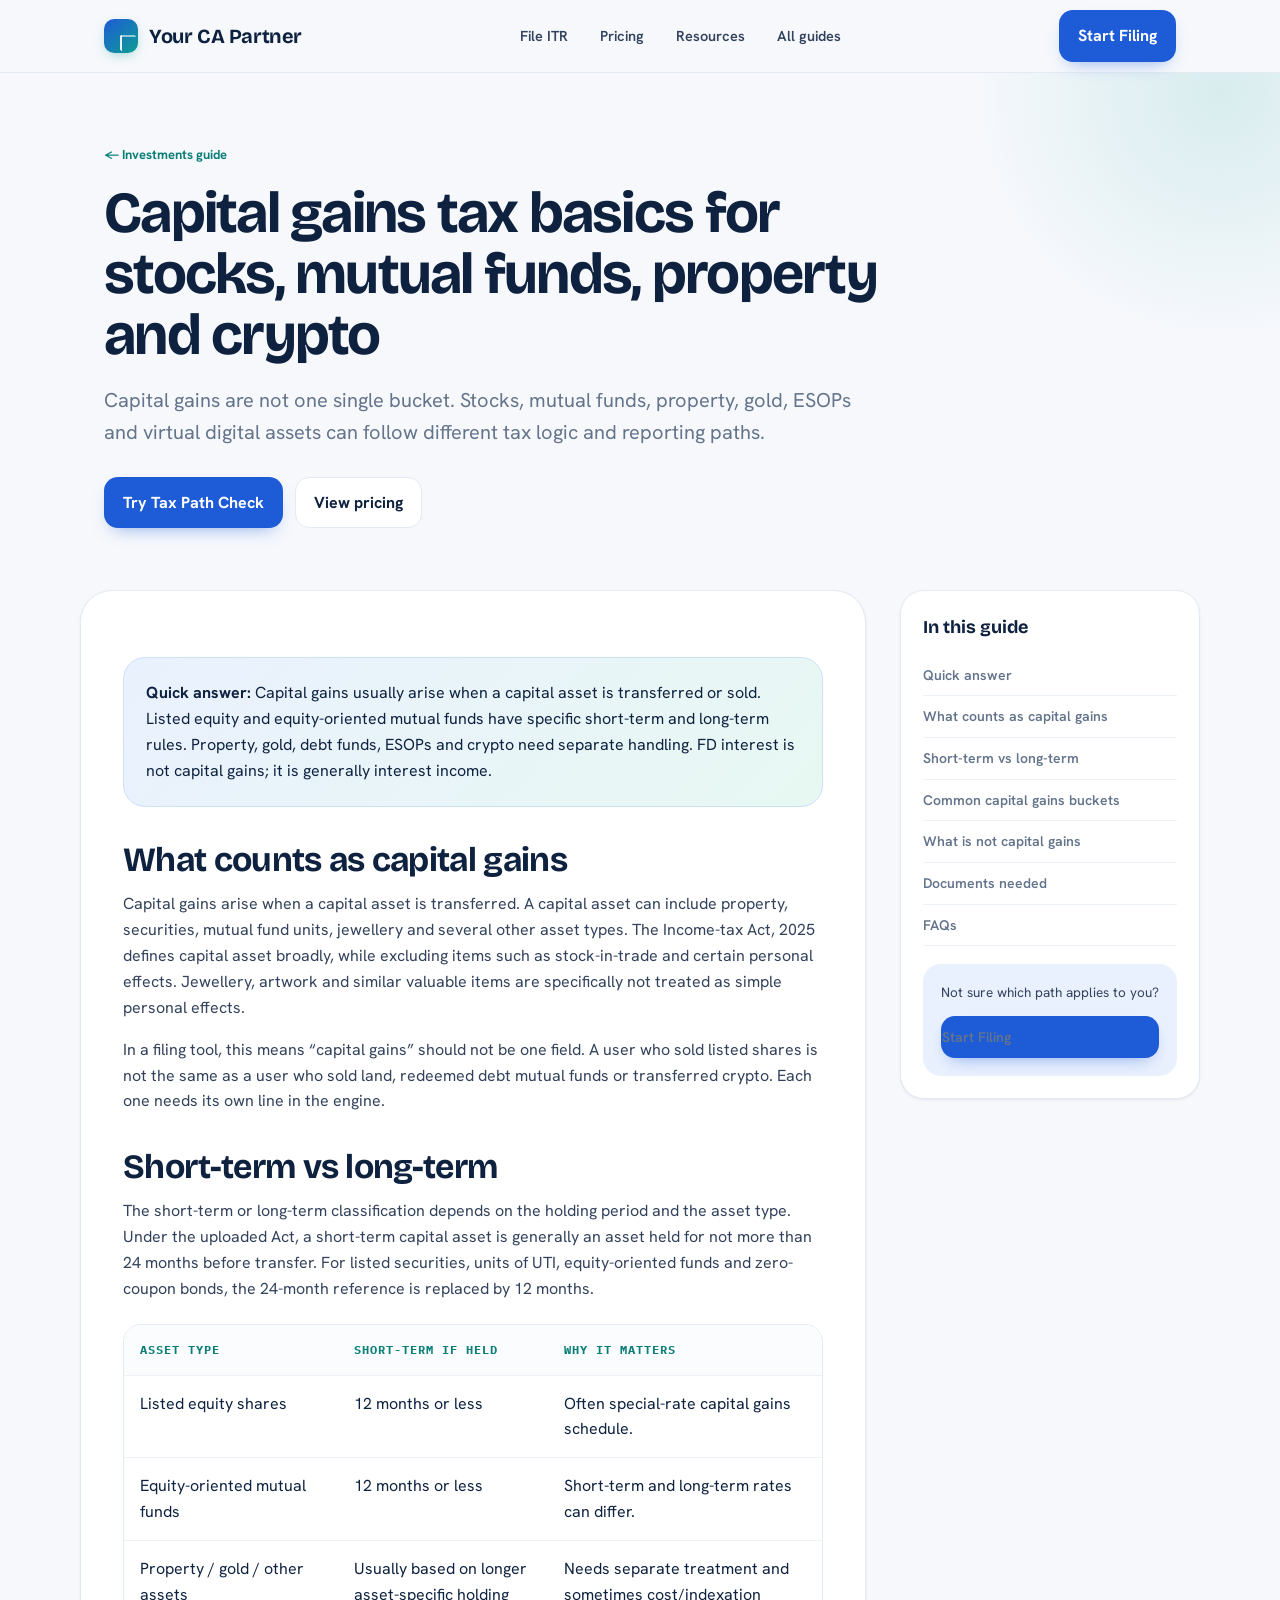
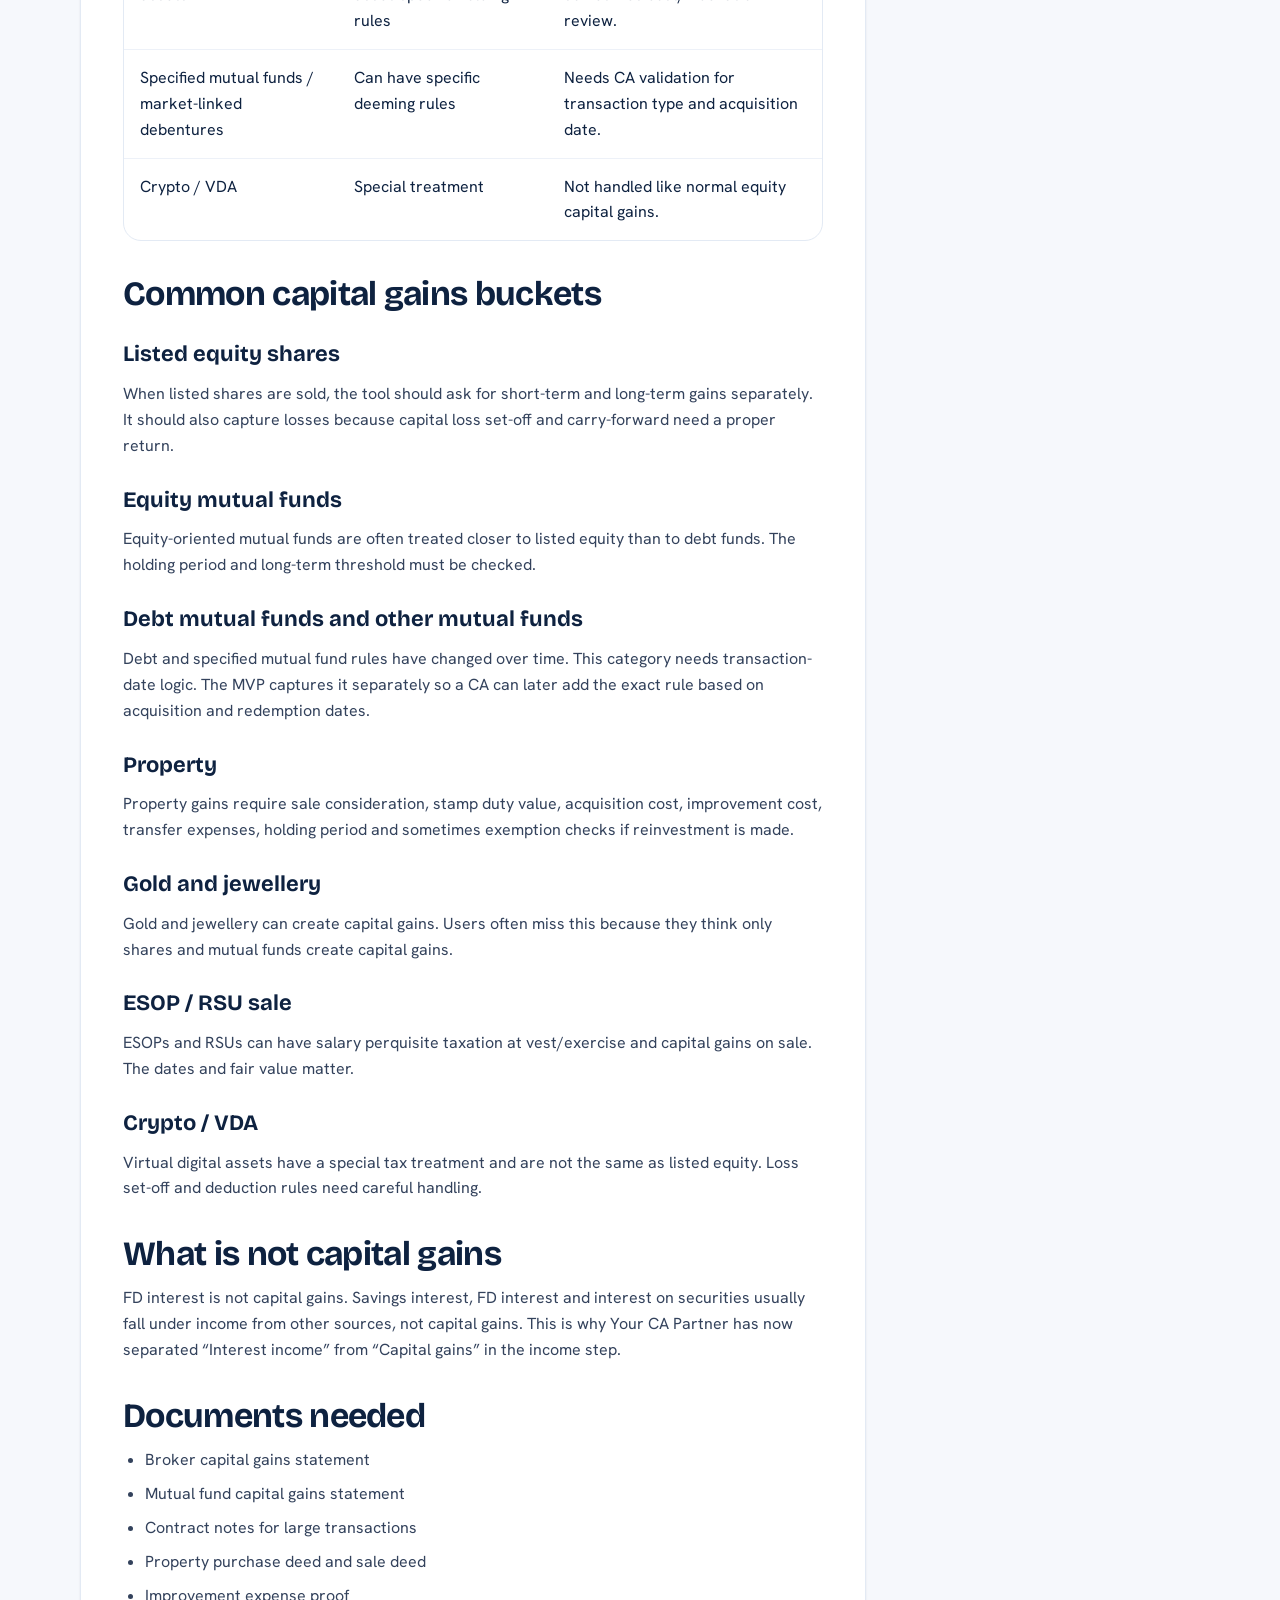
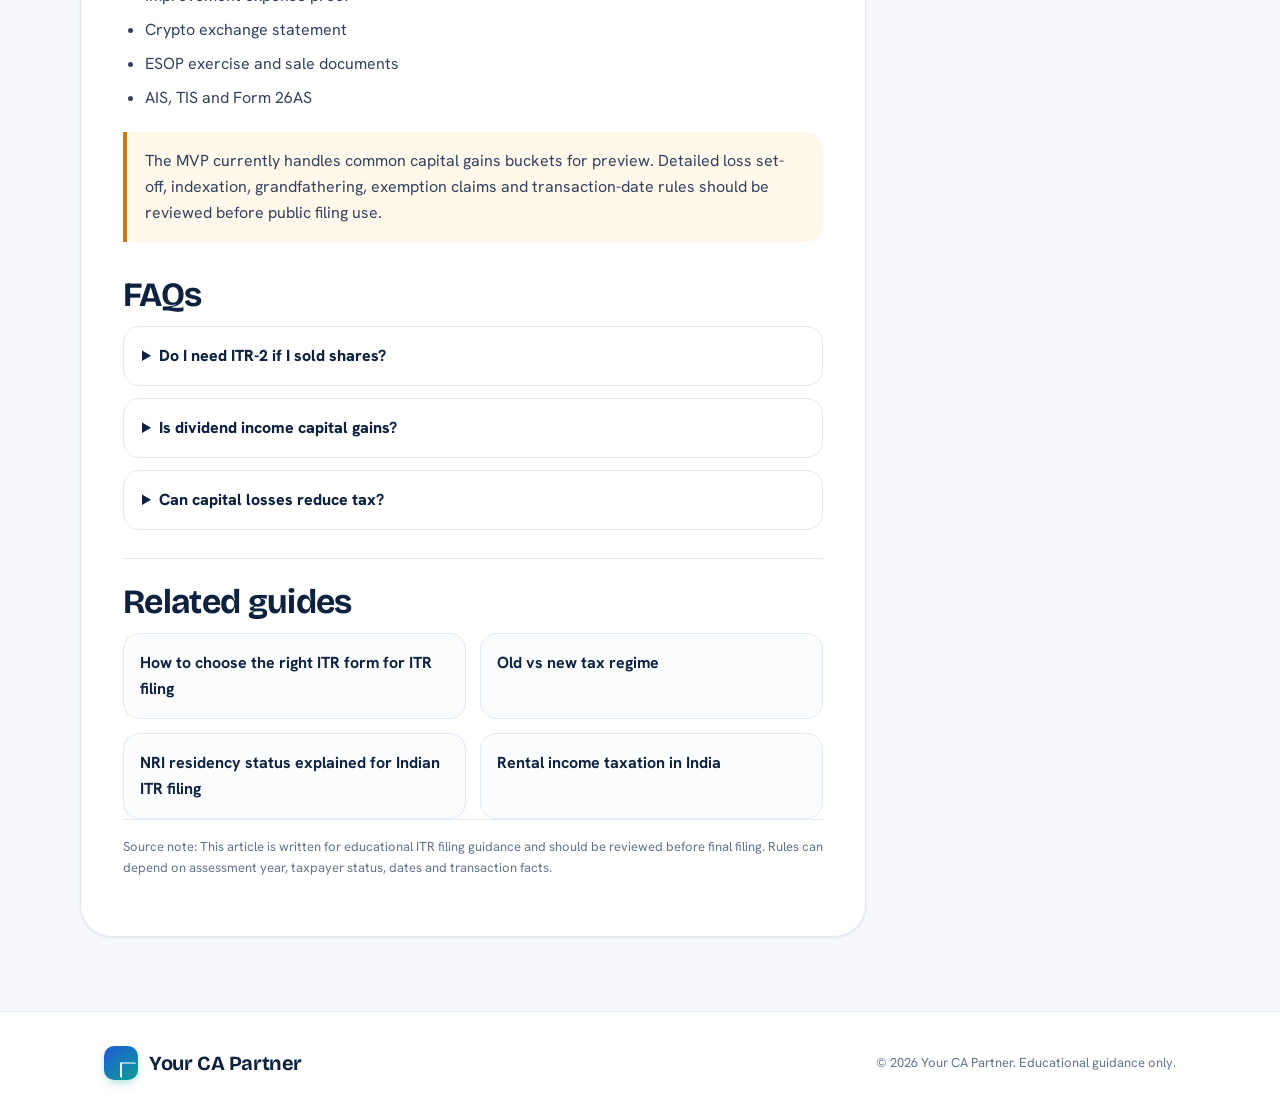
<file: articles/capital-gains-tax-basics.html>
<!DOCTYPE html>
<html lang="en">
<head>
<meta charset="UTF-8">
<meta name="viewport" content="width=device-width, initial-scale=1.0">
<title>Capital gains tax basics for stocks, mutual funds, property and crypto | Your CA Partner</title>
<meta name="description" content="A practical guide to short-term and long-term capital gains, equity shares, mutual funds, property, gold, ESOPs and crypto for ITR filing.">
<link rel="preconnect" href="https://fonts.googleapis.com">
<link rel="preconnect" href="https://fonts.gstatic.com" crossorigin>
<link href="https://fonts.googleapis.com/css2?family=Bricolage+Grotesque:opsz,wght@12..96,400;12..96,500;12..96,600;12..96,700;12..96,800&family=Hanken+Grotesk:wght@400;500;600;700&family=IBM+Plex+Mono:wght@400;500;600&display=swap" rel="stylesheet">
<link rel="stylesheet" href="../assets/article.css">
<script type="application/ld+json">{"@context":"https://schema.org","@type":"Article","headline":'Capital gains tax basics for stocks, mutual funds, property and crypto',"description":'A practical guide to short-term and long-term capital gains, equity shares, mutual funds, property, gold, ESOPs and crypto for ITR filing.',"author":{"@type":"Organization","name":"Your CA Partner"},"publisher":{"@type":"Organization","name":"Your CA Partner"},"mainEntityOfPage":"capital-gains-tax-basics.html"}</script>
</head>
<body>
<header><div class="wrap nav"><a href="../index.html" class="logo"><span class="logo-mark"></span> Your CA Partner</a><nav class="nav-links"><a href="../index.html#situations">File ITR</a><a href="../index.html#pricing">Pricing</a><a href="../index.html#resources">Resources</a><a href="index.html">All guides</a></nav><a href="../index.html#tax-tool" class="btn btn-primary">Start Filing</a></div></header>
<main>
<section class="article-hero"><div class="wrap"><a href="index.html" class="crumb">← Investments guide</a><h1>Capital gains tax basics for stocks, mutual funds, property and crypto</h1><p class="dek">Capital gains are not one single bucket. Stocks, mutual funds, property, gold, ESOPs and virtual digital assets can follow different tax logic and reporting paths.</p><div class="hero-actions"><a href="../index.html#tax-tool" class="btn btn-primary">Try Tax Path Check</a><a href="../index.html#pricing" class="btn btn-ghost">View pricing</a></div></div></section>
<div class="wrap article-shell"><article class="article-card">
<section id="quick-answer" class="quick-answer"><strong>Quick answer:</strong> Capital gains usually arise when a capital asset is transferred or sold. Listed equity and equity-oriented mutual funds have specific short-term and long-term rules. Property, gold, debt funds, ESOPs and crypto need separate handling. FD interest is not capital gains; it is generally interest income.</section>
<h2 id="what-counts-as-capital-gains">What counts as capital gains</h2>
<p>Capital gains arise when a capital asset is transferred. A capital asset can include property, securities, mutual fund units, jewellery and several other asset types. The Income-tax Act, 2025 defines capital asset broadly, while excluding items such as stock-in-trade and certain personal effects. Jewellery, artwork and similar valuable items are specifically not treated as simple personal effects.</p>
<p>In a filing tool, this means “capital gains” should not be one field. A user who sold listed shares is not the same as a user who sold land, redeemed debt mutual funds or transferred crypto. Each one needs its own line in the engine.</p>
<h2 id="short-term-vs-long-term">Short-term vs long-term</h2>
<p>The short-term or long-term classification depends on the holding period and the asset type. Under the uploaded Act, a short-term capital asset is generally an asset held for not more than 24 months before transfer. For listed securities, units of UTI, equity-oriented funds and zero-coupon bonds, the 24-month reference is replaced by 12 months.</p>
<div class="table-wrap"><table><thead><tr><th>Asset type</th><th>Short-term if held</th><th>Why it matters</th></tr></thead><tbody><tr><td>Listed equity shares</td><td>12 months or less</td><td>Often special-rate capital gains schedule.</td></tr><tr><td>Equity-oriented mutual funds</td><td>12 months or less</td><td>Short-term and long-term rates can differ.</td></tr><tr><td>Property / gold / other assets</td><td>Usually based on longer asset-specific holding rules</td><td>Needs separate treatment and sometimes cost/indexation review.</td></tr><tr><td>Specified mutual funds / market-linked debentures</td><td>Can have specific deeming rules</td><td>Needs CA validation for transaction type and acquisition date.</td></tr><tr><td>Crypto / VDA</td><td>Special treatment</td><td>Not handled like normal equity capital gains.</td></tr></tbody></table></div>
<h2 id="common-capital-gains-buckets">Common capital gains buckets</h2>
<h3>Listed equity shares</h3><p>When listed shares are sold, the tool should ask for short-term and long-term gains separately. It should also capture losses because capital loss set-off and carry-forward need a proper return.</p>
<h3>Equity mutual funds</h3><p>Equity-oriented mutual funds are often treated closer to listed equity than to debt funds. The holding period and long-term threshold must be checked.</p>
<h3>Debt mutual funds and other mutual funds</h3><p>Debt and specified mutual fund rules have changed over time. This category needs transaction-date logic. The MVP captures it separately so a CA can later add the exact rule based on acquisition and redemption dates.</p>
<h3>Property</h3><p>Property gains require sale consideration, stamp duty value, acquisition cost, improvement cost, transfer expenses, holding period and sometimes exemption checks if reinvestment is made.</p>
<h3>Gold and jewellery</h3><p>Gold and jewellery can create capital gains. Users often miss this because they think only shares and mutual funds create capital gains.</p>
<h3>ESOP / RSU sale</h3><p>ESOPs and RSUs can have salary perquisite taxation at vest/exercise and capital gains on sale. The dates and fair value matter.</p>
<h3>Crypto / VDA</h3><p>Virtual digital assets have a special tax treatment and are not the same as listed equity. Loss set-off and deduction rules need careful handling.</p>
<h2 id="what-is-not-capital-gains">What is not capital gains</h2>
<p>FD interest is not capital gains. Savings interest, FD interest and interest on securities usually fall under income from other sources, not capital gains. This is why Your CA Partner has now separated “Interest income” from “Capital gains” in the income step.</p>
<h2 id="documents-needed">Documents needed</h2>
<ul><li>Broker capital gains statement</li><li>Mutual fund capital gains statement</li><li>Contract notes for large transactions</li><li>Property purchase deed and sale deed</li><li>Improvement expense proof</li><li>Crypto exchange statement</li><li>ESOP exercise and sale documents</li><li>AIS, TIS and Form 26AS</li></ul>
<div class="note warning">The MVP currently handles common capital gains buckets for preview. Detailed loss set-off, indexation, grandfathering, exemption claims and transaction-date rules should be reviewed before public filing use.</div>
<h2 id="faqs">FAQs</h2><div class="faq"><details><summary>Do I need ITR-2 if I sold shares?</summary><p>Many individual taxpayers with capital gains and no business income use ITR-2, because the return needs capital gains schedules.</p></details><details><summary>Is dividend income capital gains?</summary><p>No. Dividend is usually reported separately as income, not as capital gains from sale.</p></details><details><summary>Can capital losses reduce tax?</summary><p>Capital loss treatment depends on the type of loss and applicable set-off rules. This needs correct schedule reporting.</p></details></div>
<div class="related"><h2>Related guides</h2><div class="related-grid"><a href="choose-right-itr-form.html">How to choose the right ITR form for ITR filing</a><a href="old-vs-new-tax-regime.html">Old vs new tax regime</a><a href="nri-residency-status.html">NRI residency status explained for Indian ITR filing</a><a href="rental-income-taxation-india.html">Rental income taxation in India</a></div></div><p class="source-note">Source note: This article is written for educational ITR filing guidance and should be reviewed before final filing. Rules can depend on assessment year, taxpayer status, dates and transaction facts.</p></article><aside class="toc"><h3>In this guide</h3><a href="#quick-answer">Quick answer</a><a href="#what-counts-as-capital-gains">What counts as capital gains</a><a href="#short-term-vs-long-term">Short-term vs long-term</a><a href="#common-capital-gains-buckets">Common capital gains buckets</a><a href="#what-is-not-capital-gains">What is not capital gains</a><a href="#documents-needed">Documents needed</a><a href="#faqs">FAQs</a><div class="cta"><p>Not sure which path applies to you?</p><a href="../index.html#tax-tool" class="btn btn-primary">Start Filing</a></div></aside></div>
</main>
<footer><div class="wrap foot"><a href="../index.html" class="logo"><span class="logo-mark"></span> Your CA Partner</a><p>© 2026 Your CA Partner. Educational guidance only.</p></div></footer>
</body>
</html>
</file>
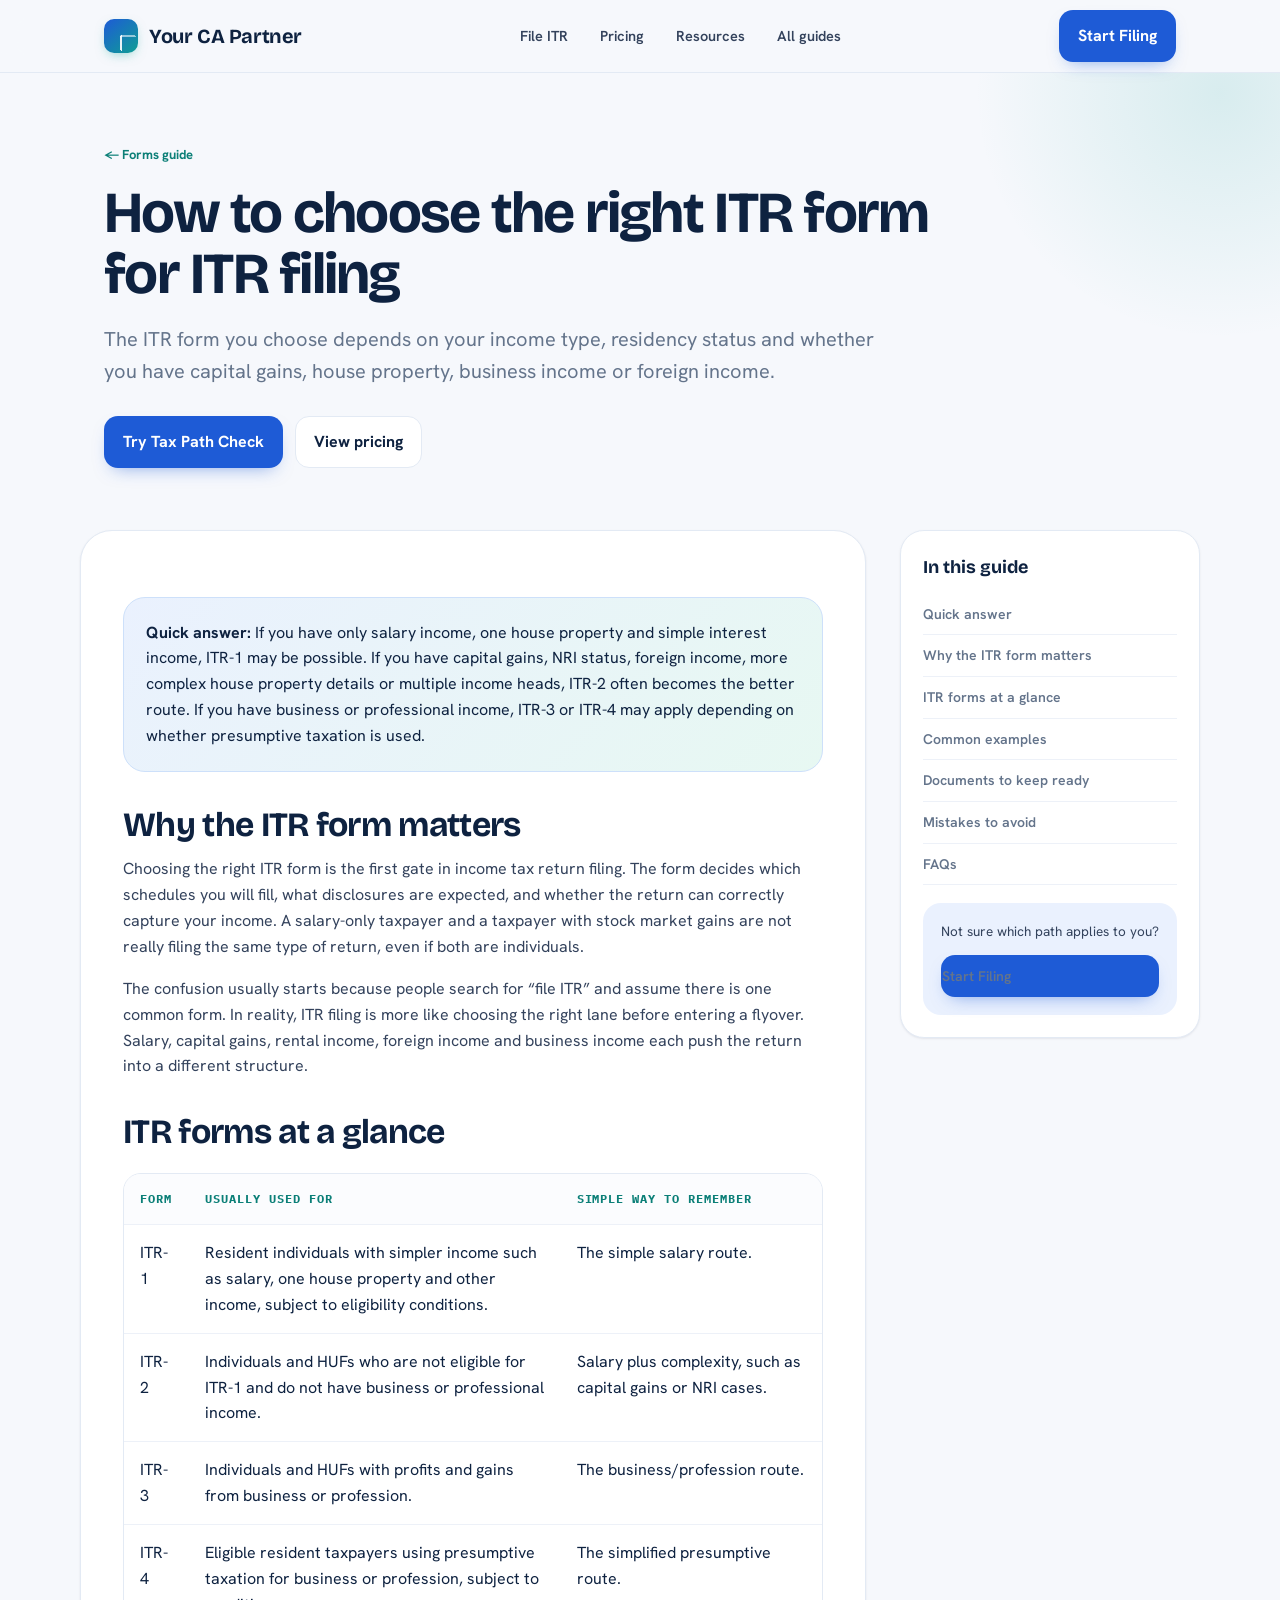
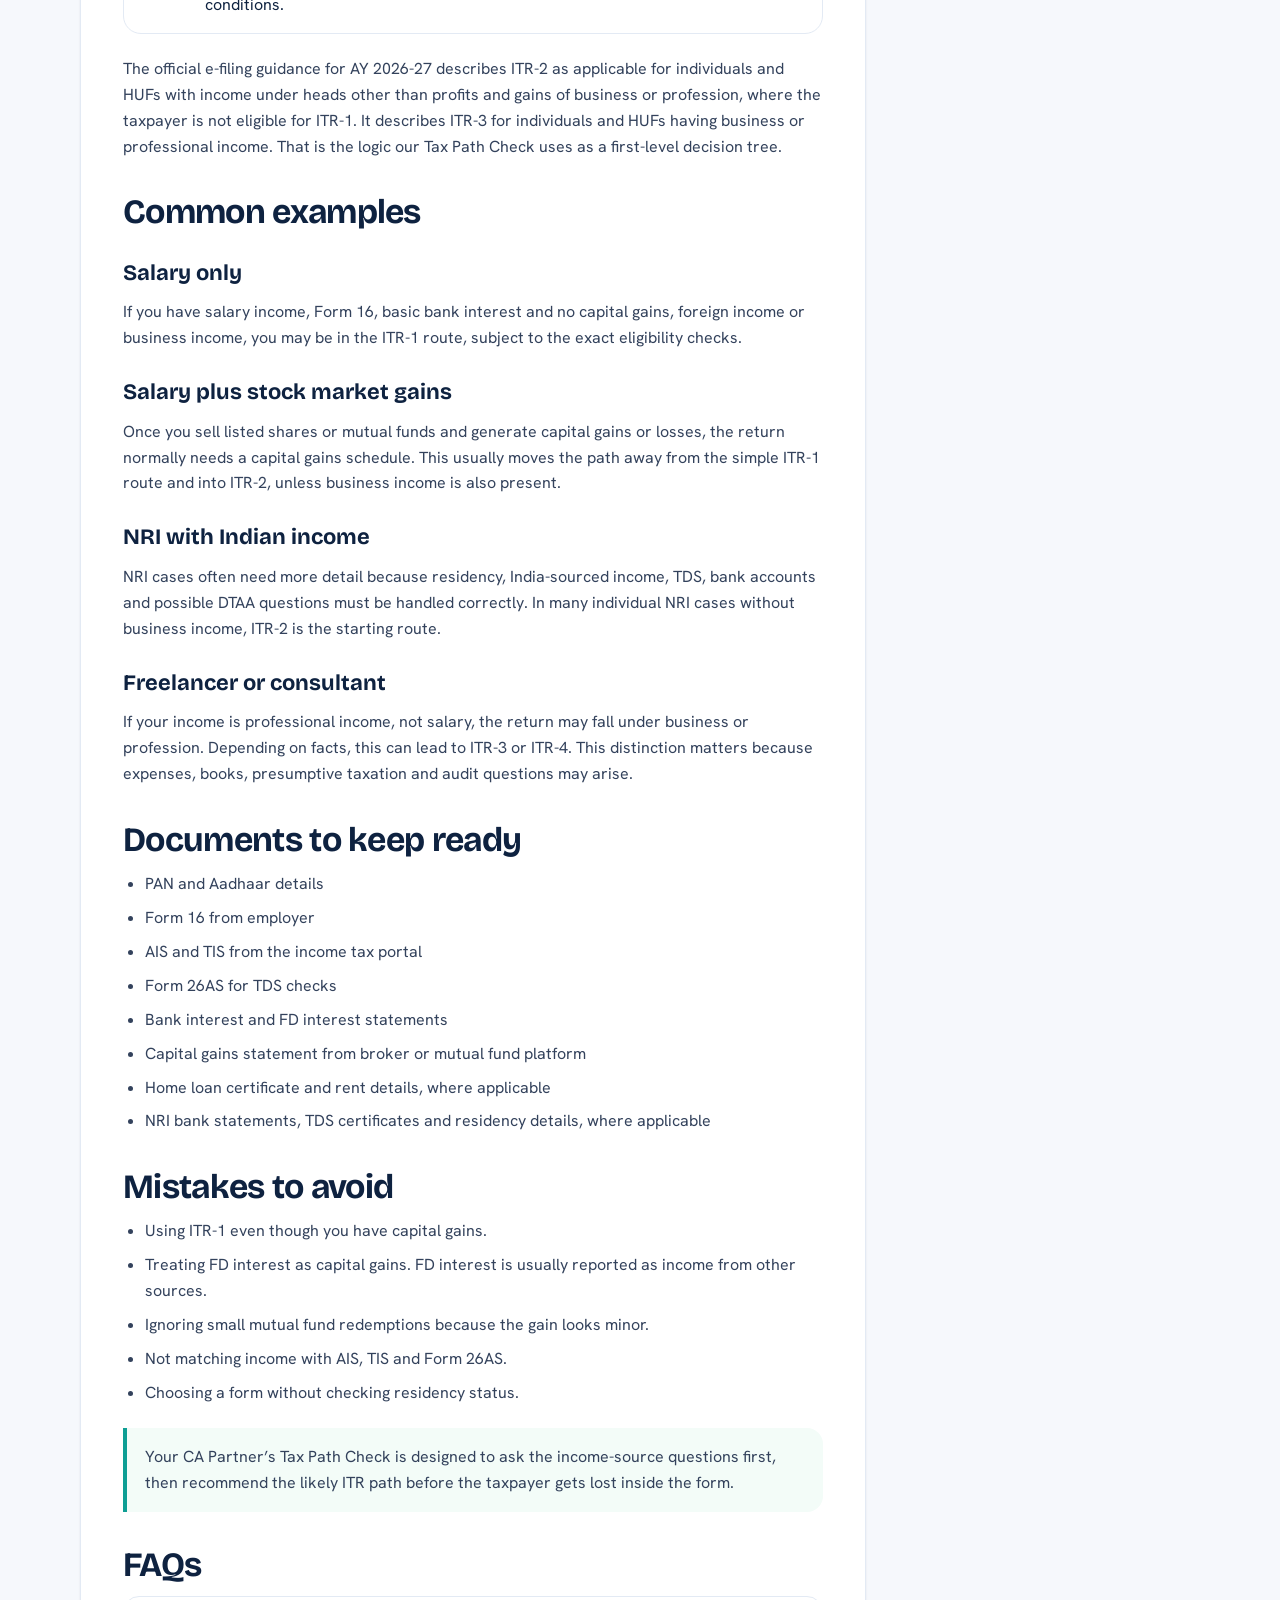
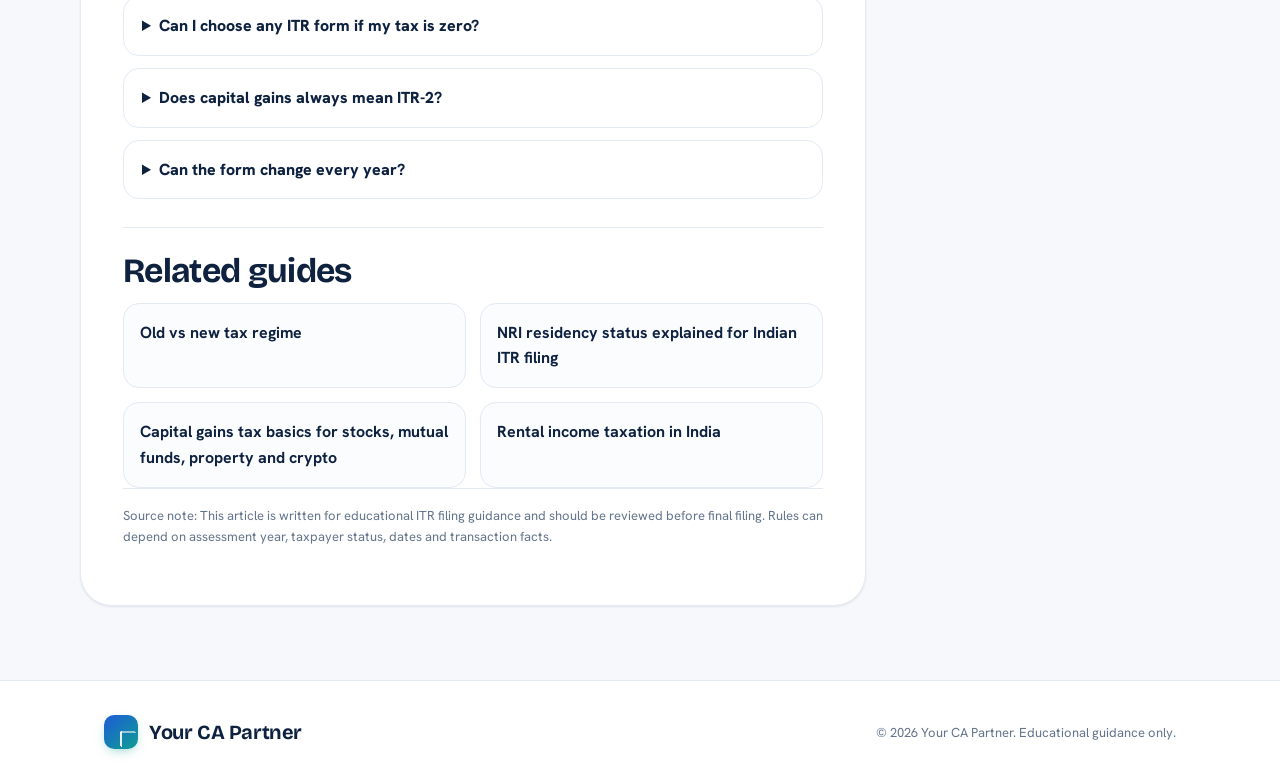
<file: articles/choose-right-itr-form.html>
<!DOCTYPE html>
<html lang="en">
<head>
<meta charset="UTF-8">
<meta name="viewport" content="width=device-width, initial-scale=1.0">
<title>How to choose the right ITR form for ITR filing | Your CA Partner</title>
<meta name="description" content="A simple guide to ITR-1, ITR-2, ITR-3 and ITR-4 so you can understand which income tax return form may apply to you.">
<link rel="preconnect" href="https://fonts.googleapis.com">
<link rel="preconnect" href="https://fonts.gstatic.com" crossorigin>
<link href="https://fonts.googleapis.com/css2?family=Bricolage+Grotesque:opsz,wght@12..96,400;12..96,500;12..96,600;12..96,700;12..96,800&family=Hanken+Grotesk:wght@400;500;600;700&family=IBM+Plex+Mono:wght@400;500;600&display=swap" rel="stylesheet">
<link rel="stylesheet" href="../assets/article.css">
<script type="application/ld+json">{"@context":"https://schema.org","@type":"Article","headline":'How to choose the right ITR form for ITR filing',"description":'A simple guide to ITR-1, ITR-2, ITR-3 and ITR-4 so you can understand which income tax return form may apply to you.',"author":{"@type":"Organization","name":"Your CA Partner"},"publisher":{"@type":"Organization","name":"Your CA Partner"},"mainEntityOfPage":"choose-right-itr-form.html"}</script>
</head>
<body>
<header><div class="wrap nav"><a href="../index.html" class="logo"><span class="logo-mark"></span> Your CA Partner</a><nav class="nav-links"><a href="../index.html#situations">File ITR</a><a href="../index.html#pricing">Pricing</a><a href="../index.html#resources">Resources</a><a href="index.html">All guides</a></nav><a href="../index.html#tax-tool" class="btn btn-primary">Start Filing</a></div></header>
<main>
<section class="article-hero"><div class="wrap"><a href="index.html" class="crumb">← Forms guide</a><h1>How to choose the right ITR form for ITR filing</h1><p class="dek">The ITR form you choose depends on your income type, residency status and whether you have capital gains, house property, business income or foreign income.</p><div class="hero-actions"><a href="../index.html#tax-tool" class="btn btn-primary">Try Tax Path Check</a><a href="../index.html#pricing" class="btn btn-ghost">View pricing</a></div></div></section>
<div class="wrap article-shell"><article class="article-card">
<section id="quick-answer" class="quick-answer"><strong>Quick answer:</strong> If you have only salary income, one house property and simple interest income, ITR-1 may be possible. If you have capital gains, NRI status, foreign income, more complex house property details or multiple income heads, ITR-2 often becomes the better route. If you have business or professional income, ITR-3 or ITR-4 may apply depending on whether presumptive taxation is used.</section>
<h2 id="why-the-itr-form-matters">Why the ITR form matters</h2>
<p>Choosing the right ITR form is the first gate in income tax return filing. The form decides which schedules you will fill, what disclosures are expected, and whether the return can correctly capture your income. A salary-only taxpayer and a taxpayer with stock market gains are not really filing the same type of return, even if both are individuals.</p>
<p>The confusion usually starts because people search for “file ITR” and assume there is one common form. In reality, ITR filing is more like choosing the right lane before entering a flyover. Salary, capital gains, rental income, foreign income and business income each push the return into a different structure.</p>
<h2 id="itr-forms-at-a-glance">ITR forms at a glance</h2>
<div class="table-wrap"><table><thead><tr><th>Form</th><th>Usually used for</th><th>Simple way to remember</th></tr></thead><tbody><tr><td>ITR-1</td><td>Resident individuals with simpler income such as salary, one house property and other income, subject to eligibility conditions.</td><td>The simple salary route.</td></tr><tr><td>ITR-2</td><td>Individuals and HUFs who are not eligible for ITR-1 and do not have business or professional income.</td><td>Salary plus complexity, such as capital gains or NRI cases.</td></tr><tr><td>ITR-3</td><td>Individuals and HUFs with profits and gains from business or profession.</td><td>The business/profession route.</td></tr><tr><td>ITR-4</td><td>Eligible resident taxpayers using presumptive taxation for business or profession, subject to conditions.</td><td>The simplified presumptive route.</td></tr></tbody></table></div>
<p>The official e-filing guidance for AY 2026-27 describes ITR-2 as applicable for individuals and HUFs with income under heads other than profits and gains of business or profession, where the taxpayer is not eligible for ITR-1. It describes ITR-3 for individuals and HUFs having business or professional income. That is the logic our Tax Path Check uses as a first-level decision tree.</p>
<h2 id="common-examples">Common examples</h2>
<h3>Salary only</h3><p>If you have salary income, Form 16, basic bank interest and no capital gains, foreign income or business income, you may be in the ITR-1 route, subject to the exact eligibility checks.</p>
<h3>Salary plus stock market gains</h3><p>Once you sell listed shares or mutual funds and generate capital gains or losses, the return normally needs a capital gains schedule. This usually moves the path away from the simple ITR-1 route and into ITR-2, unless business income is also present.</p>
<h3>NRI with Indian income</h3><p>NRI cases often need more detail because residency, India-sourced income, TDS, bank accounts and possible DTAA questions must be handled correctly. In many individual NRI cases without business income, ITR-2 is the starting route.</p>
<h3>Freelancer or consultant</h3><p>If your income is professional income, not salary, the return may fall under business or profession. Depending on facts, this can lead to ITR-3 or ITR-4. This distinction matters because expenses, books, presumptive taxation and audit questions may arise.</p>
<h2 id="documents-to-keep-ready">Documents to keep ready</h2>
<ul><li>PAN and Aadhaar details</li><li>Form 16 from employer</li><li>AIS and TIS from the income tax portal</li><li>Form 26AS for TDS checks</li><li>Bank interest and FD interest statements</li><li>Capital gains statement from broker or mutual fund platform</li><li>Home loan certificate and rent details, where applicable</li><li>NRI bank statements, TDS certificates and residency details, where applicable</li></ul>
<h2 id="mistakes-to-avoid">Mistakes to avoid</h2>
<ul><li>Using ITR-1 even though you have capital gains.</li><li>Treating FD interest as capital gains. FD interest is usually reported as income from other sources.</li><li>Ignoring small mutual fund redemptions because the gain looks minor.</li><li>Not matching income with AIS, TIS and Form 26AS.</li><li>Choosing a form without checking residency status.</li></ul>
<div class="note">Your CA Partner’s Tax Path Check is designed to ask the income-source questions first, then recommend the likely ITR path before the taxpayer gets lost inside the form.</div>
<h2 id="faqs">FAQs</h2><div class="faq"><details><summary>Can I choose any ITR form if my tax is zero?</summary><p>No. Even if your final tax is zero, the form should still match your income type and disclosures.</p></details><details><summary>Does capital gains always mean ITR-2?</summary><p>For many individuals without business income, capital gains generally point to ITR-2. If business or professional income exists, ITR-3 may be relevant.</p></details><details><summary>Can the form change every year?</summary><p>Yes. Your ITR form can change depending on what happened during that tax year.</p></details></div>
<div class="related"><h2>Related guides</h2><div class="related-grid"><a href="old-vs-new-tax-regime.html">Old vs new tax regime</a><a href="nri-residency-status.html">NRI residency status explained for Indian ITR filing</a><a href="capital-gains-tax-basics.html">Capital gains tax basics for stocks, mutual funds, property and crypto</a><a href="rental-income-taxation-india.html">Rental income taxation in India</a></div></div><p class="source-note">Source note: This article is written for educational ITR filing guidance and should be reviewed before final filing. Rules can depend on assessment year, taxpayer status, dates and transaction facts.</p></article><aside class="toc"><h3>In this guide</h3><a href="#quick-answer">Quick answer</a><a href="#why-the-itr-form-matters">Why the ITR form matters</a><a href="#itr-forms-at-a-glance">ITR forms at a glance</a><a href="#common-examples">Common examples</a><a href="#documents-to-keep-ready">Documents to keep ready</a><a href="#mistakes-to-avoid">Mistakes to avoid</a><a href="#faqs">FAQs</a><div class="cta"><p>Not sure which path applies to you?</p><a href="../index.html#tax-tool" class="btn btn-primary">Start Filing</a></div></aside></div>
</main>
<footer><div class="wrap foot"><a href="../index.html" class="logo"><span class="logo-mark"></span> Your CA Partner</a><p>© 2026 Your CA Partner. Educational guidance only.</p></div></footer>
</body>
</html>
</file>
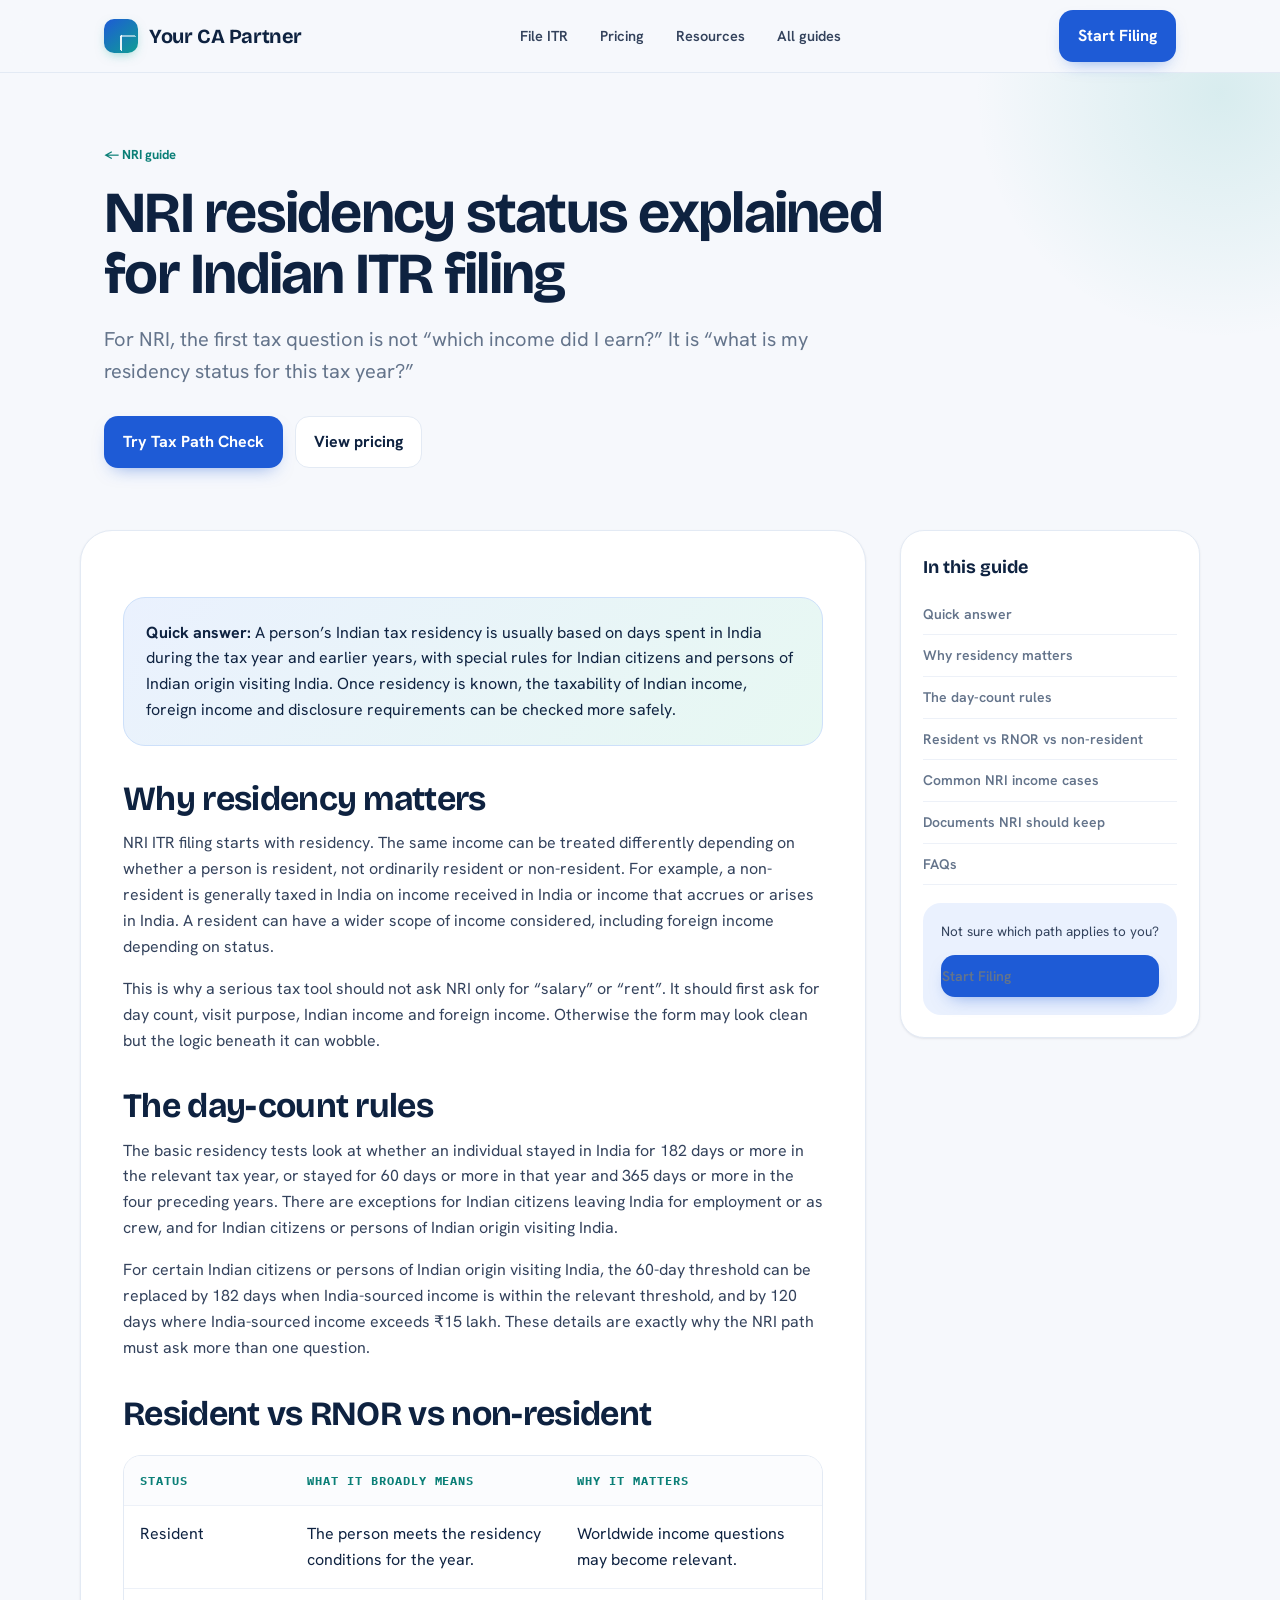
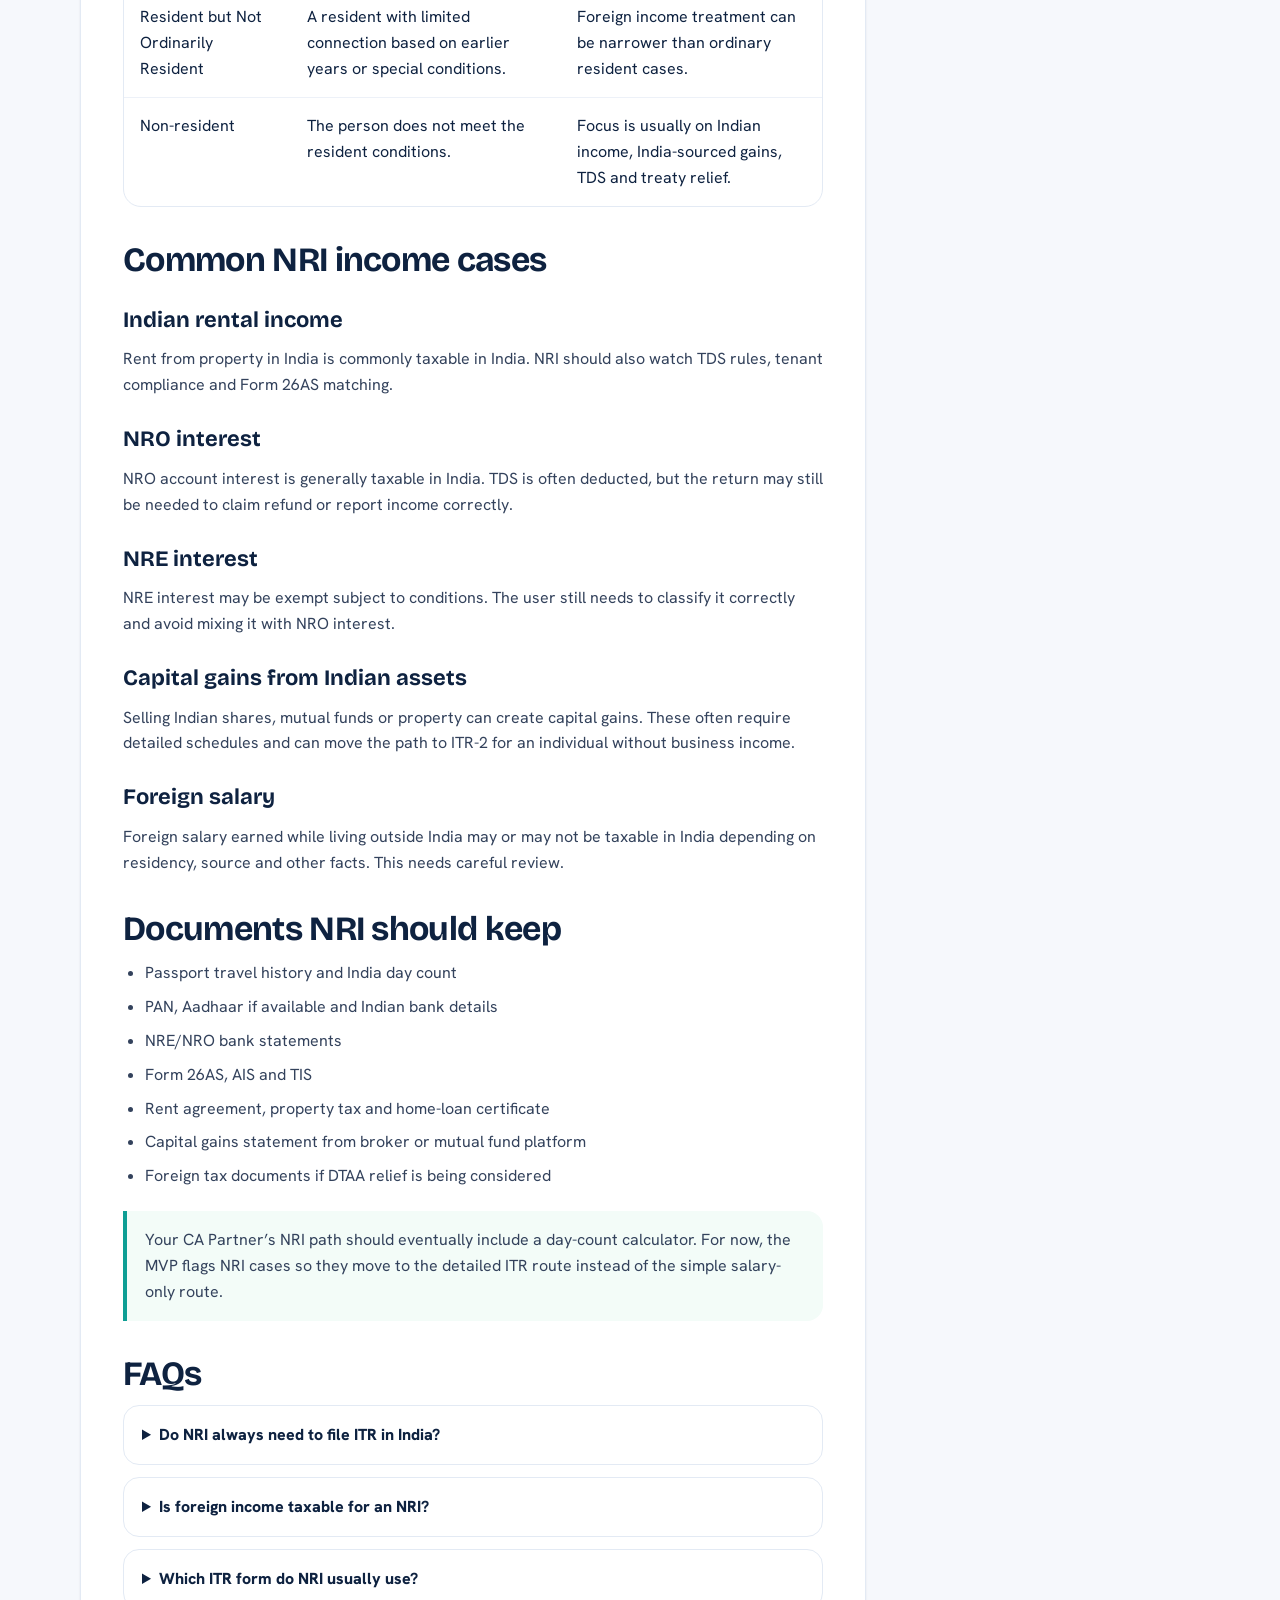
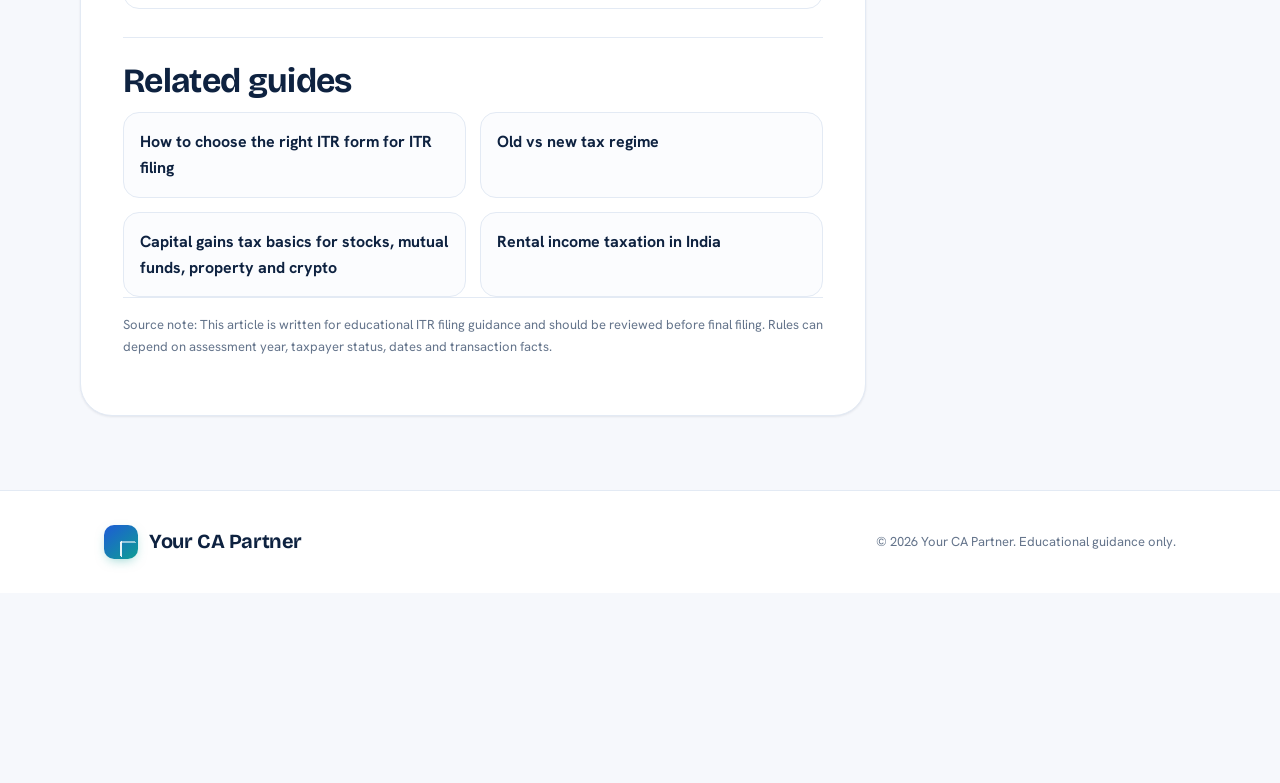
<file: articles/global-indians-residency-status.html>
<!doctype html><html lang="en"><head><meta charset="utf-8"><meta name="viewport" content="width=device-width, initial-scale=1"><meta http-equiv="refresh" content="0; url=nri-residency-status.html"><title>Redirecting...</title><link rel="canonical" href="nri-residency-status.html"></head><body><p>Redirecting to <a href="nri-residency-status.html">NRI residency status explained</a>.</p></body></html>
</file>
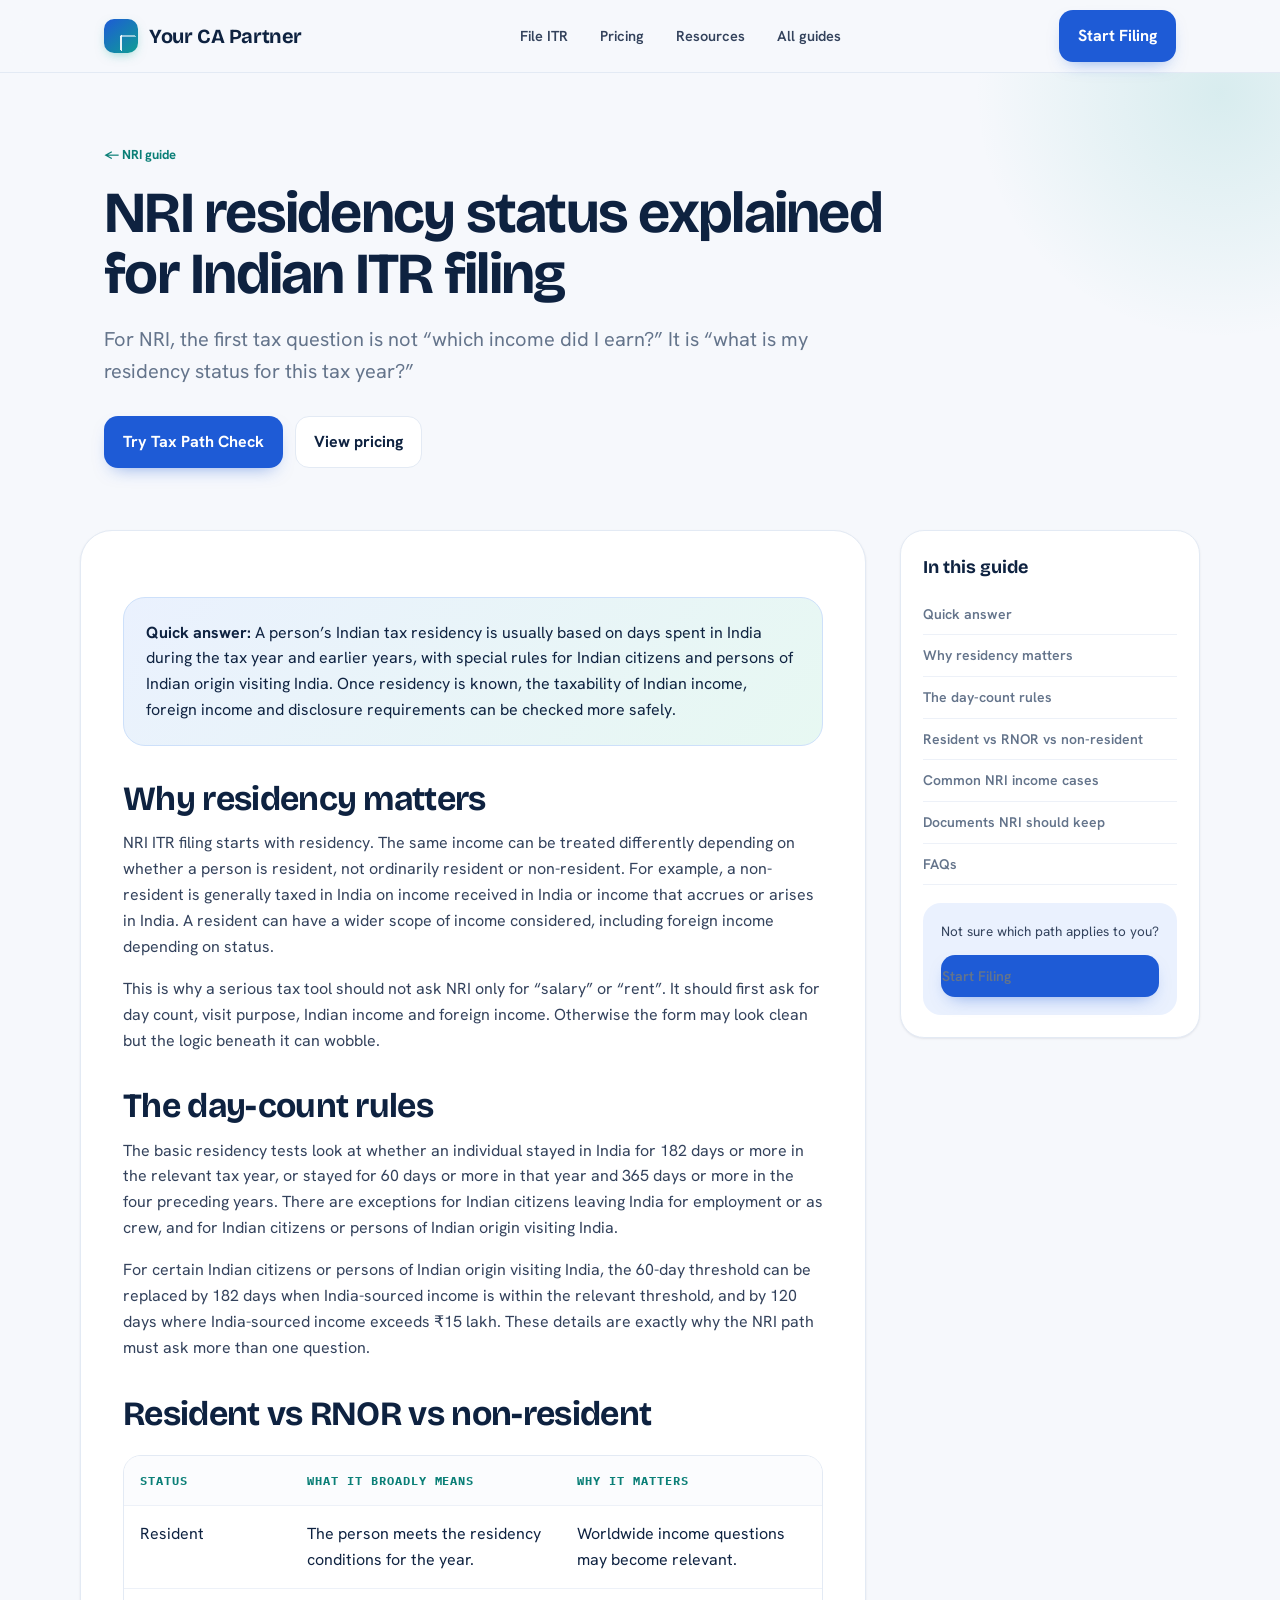
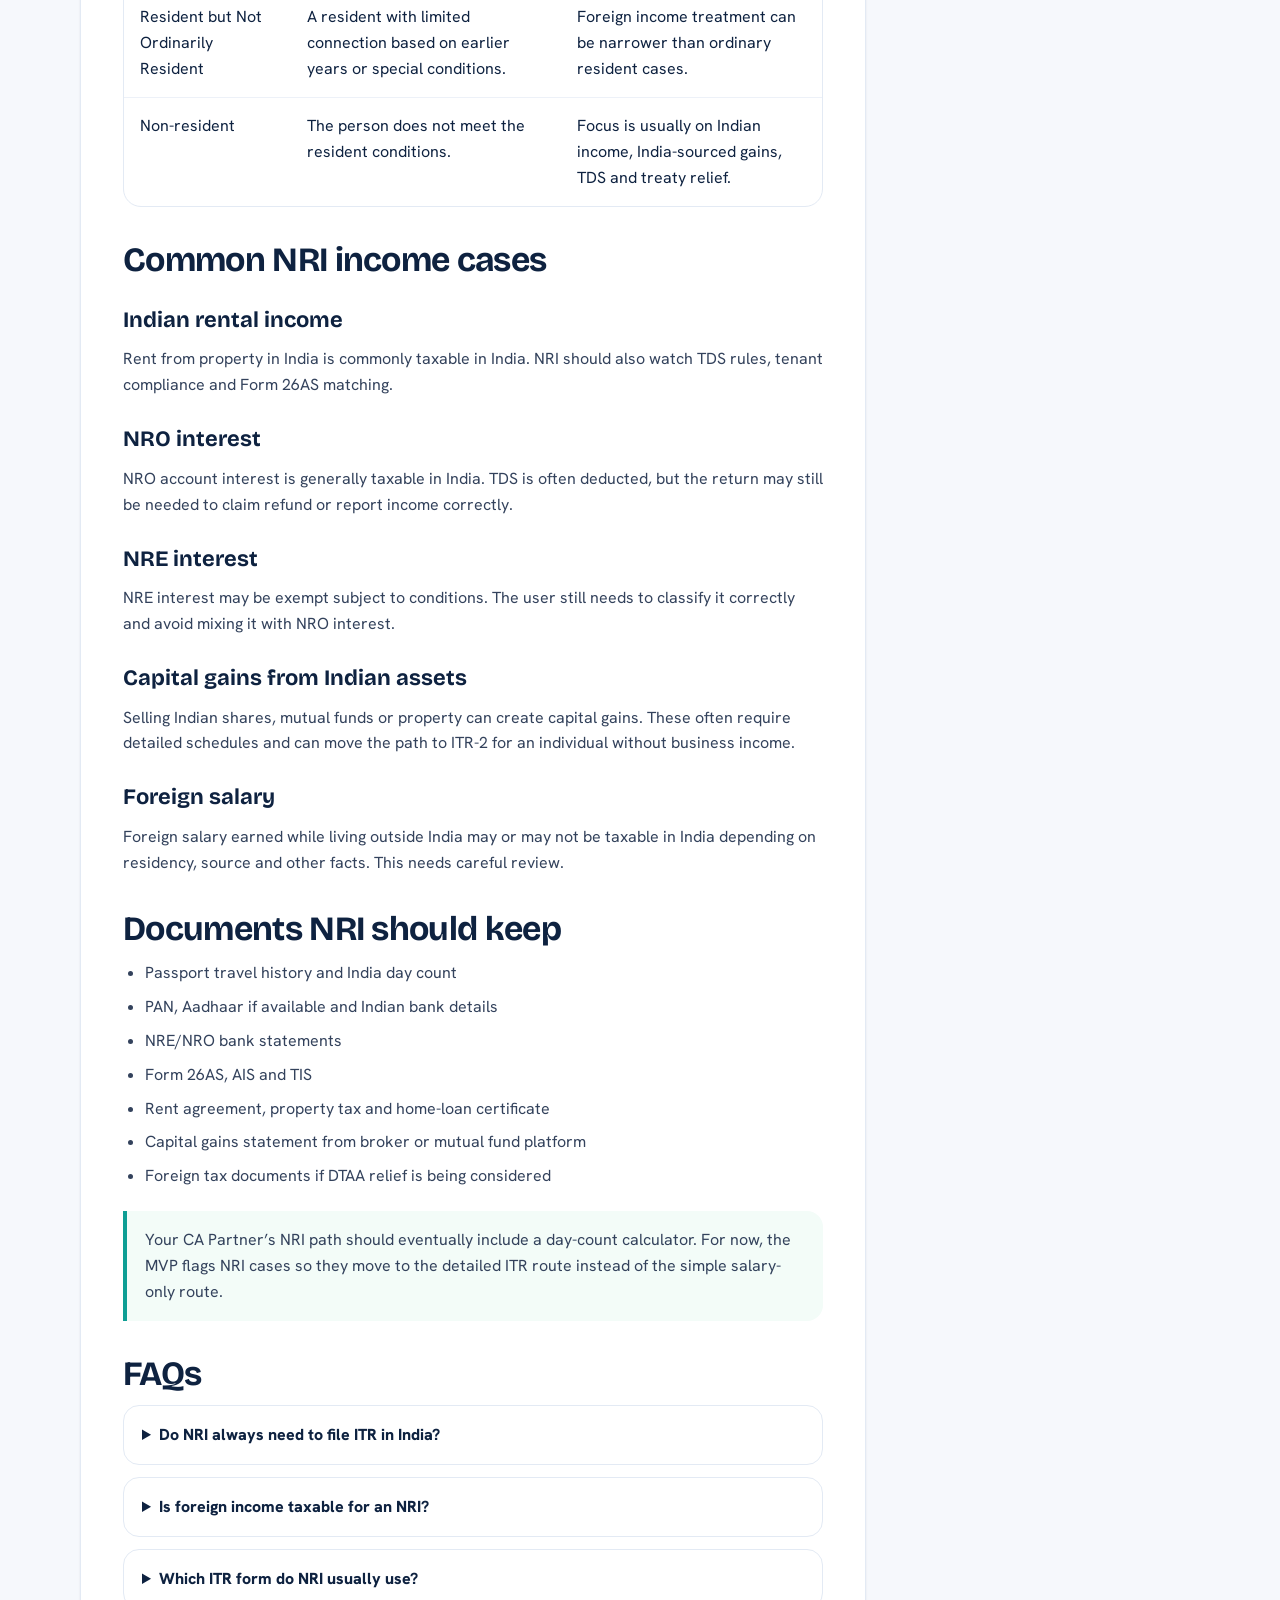
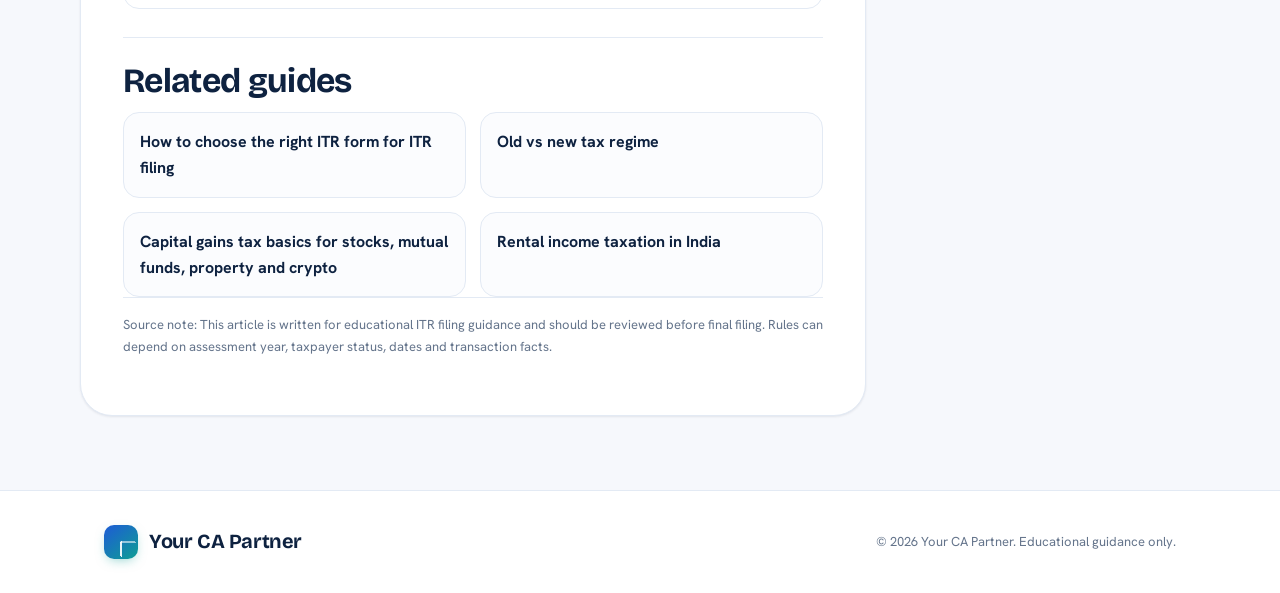
<file: articles/nri-residency-status.html>
<!DOCTYPE html>
<html lang="en">
<head>
<meta charset="UTF-8">
<meta name="viewport" content="width=device-width, initial-scale=1.0">
<title>NRI residency status explained for Indian ITR filing | Your CA Partner</title>
<meta name="description" content="Learn how India residency status works for tax purposes, why day count matters, and how NRI should approach ITR filing in India.">
<link rel="preconnect" href="https://fonts.googleapis.com">
<link rel="preconnect" href="https://fonts.gstatic.com" crossorigin>
<link href="https://fonts.googleapis.com/css2?family=Bricolage+Grotesque:opsz,wght@12..96,400;12..96,500;12..96,600;12..96,700;12..96,800&family=Hanken+Grotesk:wght@400;500;600;700&family=IBM+Plex+Mono:wght@400;500;600&display=swap" rel="stylesheet">
<link rel="stylesheet" href="../assets/article.css">
<script type="application/ld+json">{"@context":"https://schema.org","@type":"Article","headline":'NRI residency status explained for Indian ITR filing',"description":'Learn how India residency status works for tax purposes, why day count matters, and how NRI should approach ITR filing in India.',"author":{"@type":"Organization","name":"Your CA Partner"},"publisher":{"@type":"Organization","name":"Your CA Partner"},"mainEntityOfPage":"nri-residency-status.html"}</script>
</head>
<body>
<header><div class="wrap nav"><a href="../index.html" class="logo"><span class="logo-mark"></span> Your CA Partner</a><nav class="nav-links"><a href="../index.html#situations">File ITR</a><a href="../index.html#pricing">Pricing</a><a href="../index.html#resources">Resources</a><a href="index.html">All guides</a></nav><a href="../index.html#tax-tool" class="btn btn-primary">Start Filing</a></div></header>
<main>
<section class="article-hero"><div class="wrap"><a href="index.html" class="crumb">← NRI guide</a><h1>NRI residency status explained for Indian ITR filing</h1><p class="dek">For NRI, the first tax question is not “which income did I earn?” It is “what is my residency status for this tax year?”</p><div class="hero-actions"><a href="../index.html#tax-tool" class="btn btn-primary">Try Tax Path Check</a><a href="../index.html#pricing" class="btn btn-ghost">View pricing</a></div></div></section>
<div class="wrap article-shell"><article class="article-card">
<section id="quick-answer" class="quick-answer"><strong>Quick answer:</strong> A person’s Indian tax residency is usually based on days spent in India during the tax year and earlier years, with special rules for Indian citizens and persons of Indian origin visiting India. Once residency is known, the taxability of Indian income, foreign income and disclosure requirements can be checked more safely.</section>
<h2 id="why-residency-matters">Why residency matters</h2>
<p>NRI ITR filing starts with residency. The same income can be treated differently depending on whether a person is resident, not ordinarily resident or non-resident. For example, a non-resident is generally taxed in India on income received in India or income that accrues or arises in India. A resident can have a wider scope of income considered, including foreign income depending on status.</p>
<p>This is why a serious tax tool should not ask NRI only for “salary” or “rent”. It should first ask for day count, visit purpose, Indian income and foreign income. Otherwise the form may look clean but the logic beneath it can wobble.</p>
<h2 id="the-day-count-rules">The day-count rules</h2>
<p>The basic residency tests look at whether an individual stayed in India for 182 days or more in the relevant tax year, or stayed for 60 days or more in that year and 365 days or more in the four preceding years. There are exceptions for Indian citizens leaving India for employment or as crew, and for Indian citizens or persons of Indian origin visiting India.</p>
<p>For certain Indian citizens or persons of Indian origin visiting India, the 60-day threshold can be replaced by 182 days when India-sourced income is within the relevant threshold, and by 120 days where India-sourced income exceeds ₹15 lakh. These details are exactly why the NRI path must ask more than one question.</p>
<h2 id="resident-vs-rnor-vs-non-resident">Resident vs RNOR vs non-resident</h2>
<div class="table-wrap"><table><thead><tr><th>Status</th><th>What it broadly means</th><th>Why it matters</th></tr></thead><tbody><tr><td>Resident</td><td>The person meets the residency conditions for the year.</td><td>Worldwide income questions may become relevant.</td></tr><tr><td>Resident but Not Ordinarily Resident</td><td>A resident with limited connection based on earlier years or special conditions.</td><td>Foreign income treatment can be narrower than ordinary resident cases.</td></tr><tr><td>Non-resident</td><td>The person does not meet the resident conditions.</td><td>Focus is usually on Indian income, India-sourced gains, TDS and treaty relief.</td></tr></tbody></table></div>
<h2 id="common-nri-income-cases">Common NRI income cases</h2>
<h3>Indian rental income</h3><p>Rent from property in India is commonly taxable in India. NRI should also watch TDS rules, tenant compliance and Form 26AS matching.</p>
<h3>NRO interest</h3><p>NRO account interest is generally taxable in India. TDS is often deducted, but the return may still be needed to claim refund or report income correctly.</p>
<h3>NRE interest</h3><p>NRE interest may be exempt subject to conditions. The user still needs to classify it correctly and avoid mixing it with NRO interest.</p>
<h3>Capital gains from Indian assets</h3><p>Selling Indian shares, mutual funds or property can create capital gains. These often require detailed schedules and can move the path to ITR-2 for an individual without business income.</p>
<h3>Foreign salary</h3><p>Foreign salary earned while living outside India may or may not be taxable in India depending on residency, source and other facts. This needs careful review.</p>
<h2 id="documents-nris-should-keep">Documents NRI should keep</h2>
<ul><li>Passport travel history and India day count</li><li>PAN, Aadhaar if available and Indian bank details</li><li>NRE/NRO bank statements</li><li>Form 26AS, AIS and TIS</li><li>Rent agreement, property tax and home-loan certificate</li><li>Capital gains statement from broker or mutual fund platform</li><li>Foreign tax documents if DTAA relief is being considered</li></ul>
<div class="note">Your CA Partner’s NRI path should eventually include a day-count calculator. For now, the MVP flags NRI cases so they move to the detailed ITR route instead of the simple salary-only route.</div>
<h2 id="faqs">FAQs</h2><div class="faq"><details><summary>Do NRI always need to file ITR in India?</summary><p>Not always. It depends on Indian income, TDS, capital gains, refund claim and other conditions. Many NRI file to report Indian income or claim refund.</p></details><details><summary>Is foreign income taxable for an NRI?</summary><p>For non-residents, India generally focuses on India-received or India-accruing income. Resident status can change the scope.</p></details><details><summary>Which ITR form do NRI usually use?</summary><p>Many NRI individual cases without business income use ITR-2, but facts should be checked.</p></details></div>
<div class="related"><h2>Related guides</h2><div class="related-grid"><a href="choose-right-itr-form.html">How to choose the right ITR form for ITR filing</a><a href="old-vs-new-tax-regime.html">Old vs new tax regime</a><a href="capital-gains-tax-basics.html">Capital gains tax basics for stocks, mutual funds, property and crypto</a><a href="rental-income-taxation-india.html">Rental income taxation in India</a></div></div><p class="source-note">Source note: This article is written for educational ITR filing guidance and should be reviewed before final filing. Rules can depend on assessment year, taxpayer status, dates and transaction facts.</p></article><aside class="toc"><h3>In this guide</h3><a href="#quick-answer">Quick answer</a><a href="#why-residency-matters">Why residency matters</a><a href="#the-day-count-rules">The day-count rules</a><a href="#resident-vs-rnor-vs-non-resident">Resident vs RNOR vs non-resident</a><a href="#common-nri-income-cases">Common NRI income cases</a><a href="#documents-nris-should-keep">Documents NRI should keep</a><a href="#faqs">FAQs</a><div class="cta"><p>Not sure which path applies to you?</p><a href="../index.html#tax-tool" class="btn btn-primary">Start Filing</a></div></aside></div>
</main>
<footer><div class="wrap foot"><a href="../index.html" class="logo"><span class="logo-mark"></span> Your CA Partner</a><p>© 2026 Your CA Partner. Educational guidance only.</p></div></footer>
</body>
</html>
</file>
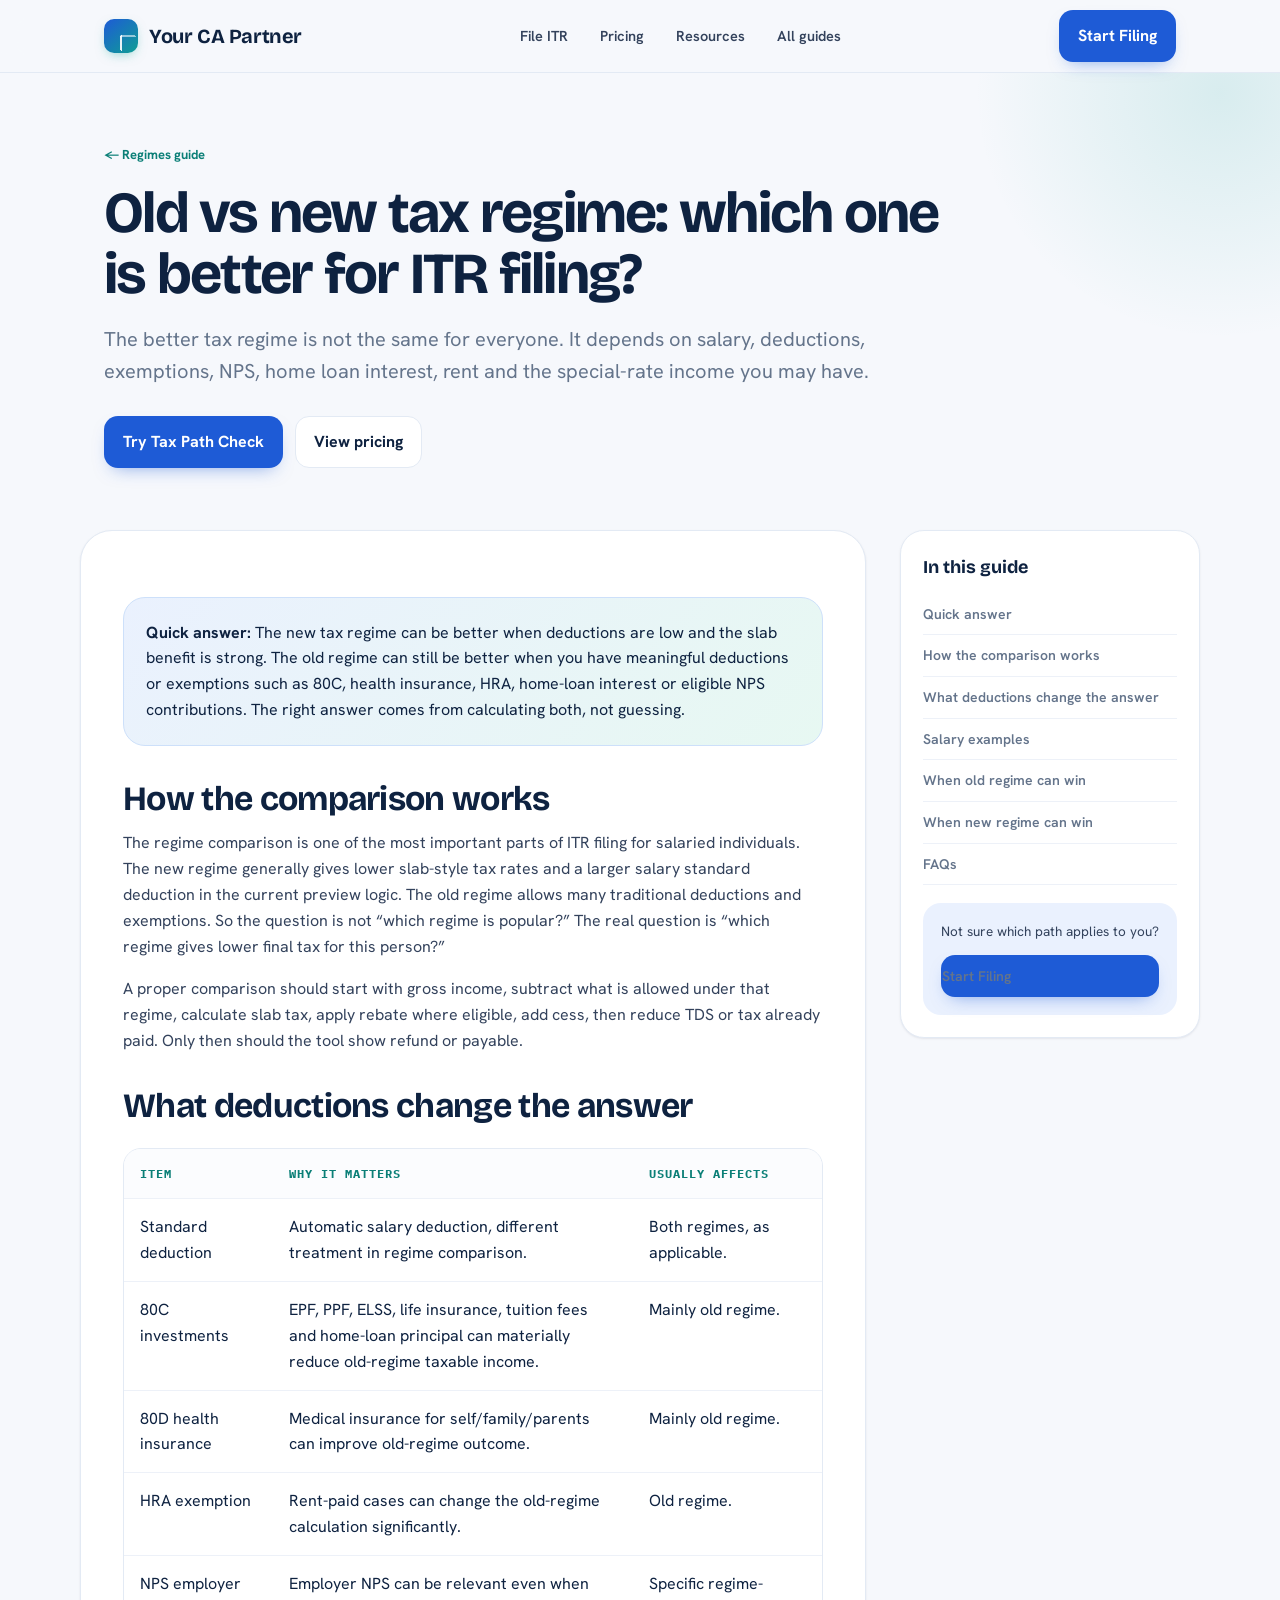
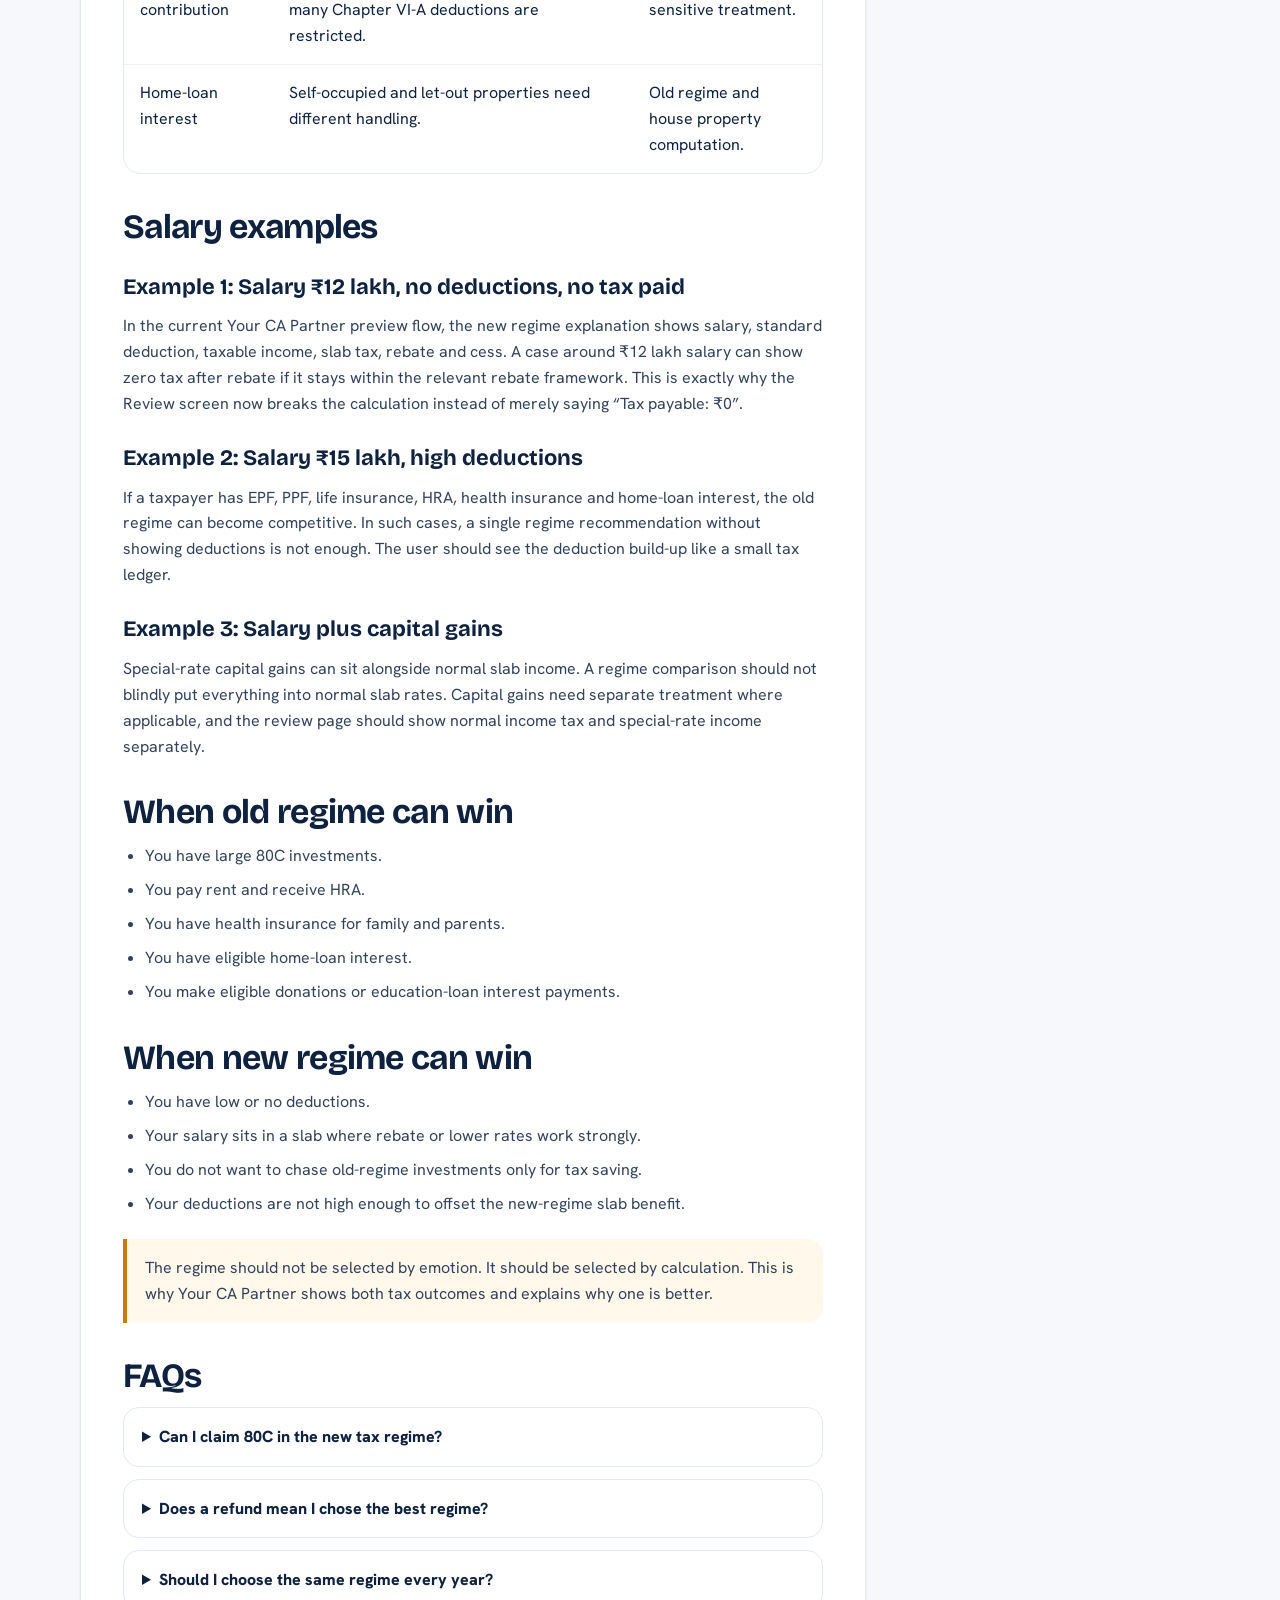
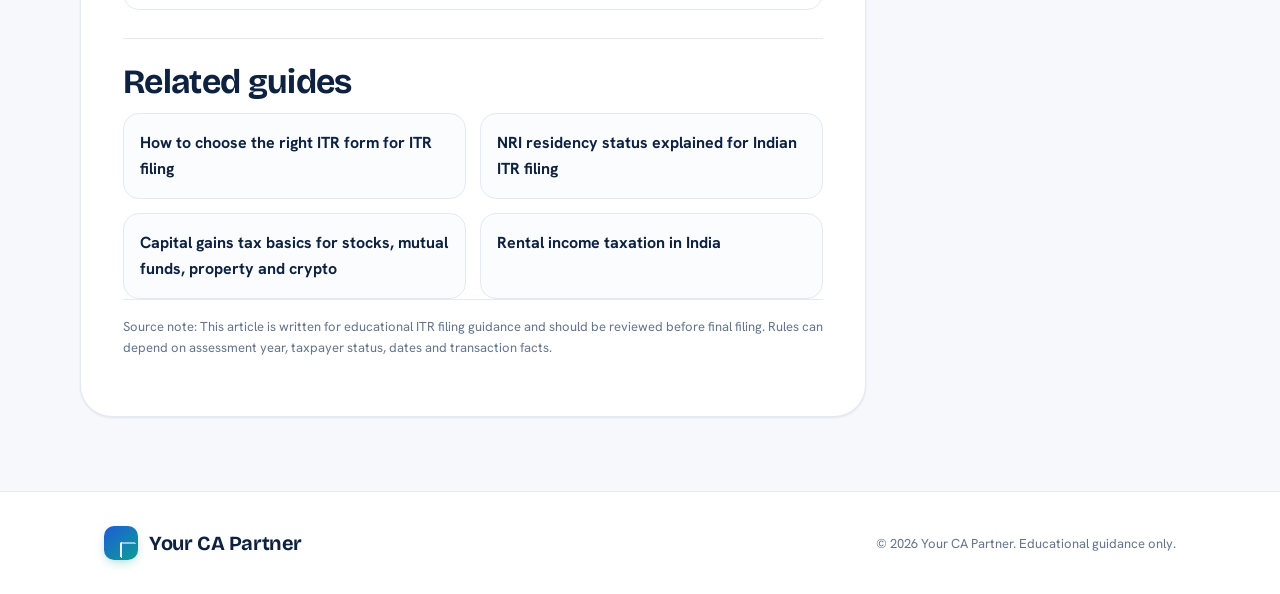
<file: articles/old-vs-new-tax-regime.html>
<!DOCTYPE html>
<html lang="en">
<head>
<meta charset="UTF-8">
<meta name="viewport" content="width=device-width, initial-scale=1.0">
<title>Old vs new tax regime: which one is better for ITR filing? | Your CA Partner</title>
<meta name="description" content="Understand how old and new tax regimes work, why deductions matter, and how to compare tax payable before filing your ITR.">
<link rel="preconnect" href="https://fonts.googleapis.com">
<link rel="preconnect" href="https://fonts.gstatic.com" crossorigin>
<link href="https://fonts.googleapis.com/css2?family=Bricolage+Grotesque:opsz,wght@12..96,400;12..96,500;12..96,600;12..96,700;12..96,800&family=Hanken+Grotesk:wght@400;500;600;700&family=IBM+Plex+Mono:wght@400;500;600&display=swap" rel="stylesheet">
<link rel="stylesheet" href="../assets/article.css">
<script type="application/ld+json">{"@context":"https://schema.org","@type":"Article","headline":'Old vs new tax regime: which one is better for ITR filing?',"description":'Understand how old and new tax regimes work, why deductions matter, and how to compare tax payable before filing your ITR.',"author":{"@type":"Organization","name":"Your CA Partner"},"publisher":{"@type":"Organization","name":"Your CA Partner"},"mainEntityOfPage":"old-vs-new-tax-regime.html"}</script>
</head>
<body>
<header><div class="wrap nav"><a href="../index.html" class="logo"><span class="logo-mark"></span> Your CA Partner</a><nav class="nav-links"><a href="../index.html#situations">File ITR</a><a href="../index.html#pricing">Pricing</a><a href="../index.html#resources">Resources</a><a href="index.html">All guides</a></nav><a href="../index.html#tax-tool" class="btn btn-primary">Start Filing</a></div></header>
<main>
<section class="article-hero"><div class="wrap"><a href="index.html" class="crumb">← Regimes guide</a><h1>Old vs new tax regime: which one is better for ITR filing?</h1><p class="dek">The better tax regime is not the same for everyone. It depends on salary, deductions, exemptions, NPS, home loan interest, rent and the special-rate income you may have.</p><div class="hero-actions"><a href="../index.html#tax-tool" class="btn btn-primary">Try Tax Path Check</a><a href="../index.html#pricing" class="btn btn-ghost">View pricing</a></div></div></section>
<div class="wrap article-shell"><article class="article-card">
<section id="quick-answer" class="quick-answer"><strong>Quick answer:</strong> The new tax regime can be better when deductions are low and the slab benefit is strong. The old regime can still be better when you have meaningful deductions or exemptions such as 80C, health insurance, HRA, home-loan interest or eligible NPS contributions. The right answer comes from calculating both, not guessing.</section>
<h2 id="how-the-comparison-works">How the comparison works</h2>
<p>The regime comparison is one of the most important parts of ITR filing for salaried individuals. The new regime generally gives lower slab-style tax rates and a larger salary standard deduction in the current preview logic. The old regime allows many traditional deductions and exemptions. So the question is not “which regime is popular?” The real question is “which regime gives lower final tax for this person?”</p>
<p>A proper comparison should start with gross income, subtract what is allowed under that regime, calculate slab tax, apply rebate where eligible, add cess, then reduce TDS or tax already paid. Only then should the tool show refund or payable.</p>
<h2 id="what-deductions-change-the-answer">What deductions change the answer</h2>
<div class="table-wrap"><table><thead><tr><th>Item</th><th>Why it matters</th><th>Usually affects</th></tr></thead><tbody><tr><td>Standard deduction</td><td>Automatic salary deduction, different treatment in regime comparison.</td><td>Both regimes, as applicable.</td></tr><tr><td>80C investments</td><td>EPF, PPF, ELSS, life insurance, tuition fees and home-loan principal can materially reduce old-regime taxable income.</td><td>Mainly old regime.</td></tr><tr><td>80D health insurance</td><td>Medical insurance for self/family/parents can improve old-regime outcome.</td><td>Mainly old regime.</td></tr><tr><td>HRA exemption</td><td>Rent-paid cases can change the old-regime calculation significantly.</td><td>Old regime.</td></tr><tr><td>NPS employer contribution</td><td>Employer NPS can be relevant even when many Chapter VI-A deductions are restricted.</td><td>Specific regime-sensitive treatment.</td></tr><tr><td>Home-loan interest</td><td>Self-occupied and let-out properties need different handling.</td><td>Old regime and house property computation.</td></tr></tbody></table></div>
<h2 id="salary-examples">Salary examples</h2>
<h3>Example 1: Salary ₹12 lakh, no deductions, no tax paid</h3><p>In the current Your CA Partner preview flow, the new regime explanation shows salary, standard deduction, taxable income, slab tax, rebate and cess. A case around ₹12 lakh salary can show zero tax after rebate if it stays within the relevant rebate framework. This is exactly why the Review screen now breaks the calculation instead of merely saying “Tax payable: ₹0”.</p>
<h3>Example 2: Salary ₹15 lakh, high deductions</h3><p>If a taxpayer has EPF, PPF, life insurance, HRA, health insurance and home-loan interest, the old regime can become competitive. In such cases, a single regime recommendation without showing deductions is not enough. The user should see the deduction build-up like a small tax ledger.</p>
<h3>Example 3: Salary plus capital gains</h3><p>Special-rate capital gains can sit alongside normal slab income. A regime comparison should not blindly put everything into normal slab rates. Capital gains need separate treatment where applicable, and the review page should show normal income tax and special-rate income separately.</p>
<h2 id="when-old-regime-can-win">When old regime can win</h2>
<ul><li>You have large 80C investments.</li><li>You pay rent and receive HRA.</li><li>You have health insurance for family and parents.</li><li>You have eligible home-loan interest.</li><li>You make eligible donations or education-loan interest payments.</li></ul>
<h2 id="when-new-regime-can-win">When new regime can win</h2>
<ul><li>You have low or no deductions.</li><li>Your salary sits in a slab where rebate or lower rates work strongly.</li><li>You do not want to chase old-regime investments only for tax saving.</li><li>Your deductions are not high enough to offset the new-regime slab benefit.</li></ul>
<div class="note warning">The regime should not be selected by emotion. It should be selected by calculation. This is why Your CA Partner shows both tax outcomes and explains why one is better.</div>
<h2 id="faqs">FAQs</h2><div class="faq"><details><summary>Can I claim 80C in the new tax regime?</summary><p>Many traditional Chapter VI-A deductions are restricted in the new regime, with specific exceptions. The exact treatment should be verified before final filing.</p></details><details><summary>Does a refund mean I chose the best regime?</summary><p>No. Refund only means tax paid or TDS is higher than final tax. You still need to compare old and new regime tax before TDS.</p></details><details><summary>Should I choose the same regime every year?</summary><p>Not necessarily. The better regime can change when income, rent, investments, home loan or family insurance changes.</p></details></div>
<div class="related"><h2>Related guides</h2><div class="related-grid"><a href="choose-right-itr-form.html">How to choose the right ITR form for ITR filing</a><a href="nri-residency-status.html">NRI residency status explained for Indian ITR filing</a><a href="capital-gains-tax-basics.html">Capital gains tax basics for stocks, mutual funds, property and crypto</a><a href="rental-income-taxation-india.html">Rental income taxation in India</a></div></div><p class="source-note">Source note: This article is written for educational ITR filing guidance and should be reviewed before final filing. Rules can depend on assessment year, taxpayer status, dates and transaction facts.</p></article><aside class="toc"><h3>In this guide</h3><a href="#quick-answer">Quick answer</a><a href="#how-the-comparison-works">How the comparison works</a><a href="#what-deductions-change-the-answer">What deductions change the answer</a><a href="#salary-examples">Salary examples</a><a href="#when-old-regime-can-win">When old regime can win</a><a href="#when-new-regime-can-win">When new regime can win</a><a href="#faqs">FAQs</a><div class="cta"><p>Not sure which path applies to you?</p><a href="../index.html#tax-tool" class="btn btn-primary">Start Filing</a></div></aside></div>
</main>
<footer><div class="wrap foot"><a href="../index.html" class="logo"><span class="logo-mark"></span> Your CA Partner</a><p>© 2026 Your CA Partner. Educational guidance only.</p></div></footer>
</body>
</html>
</file>
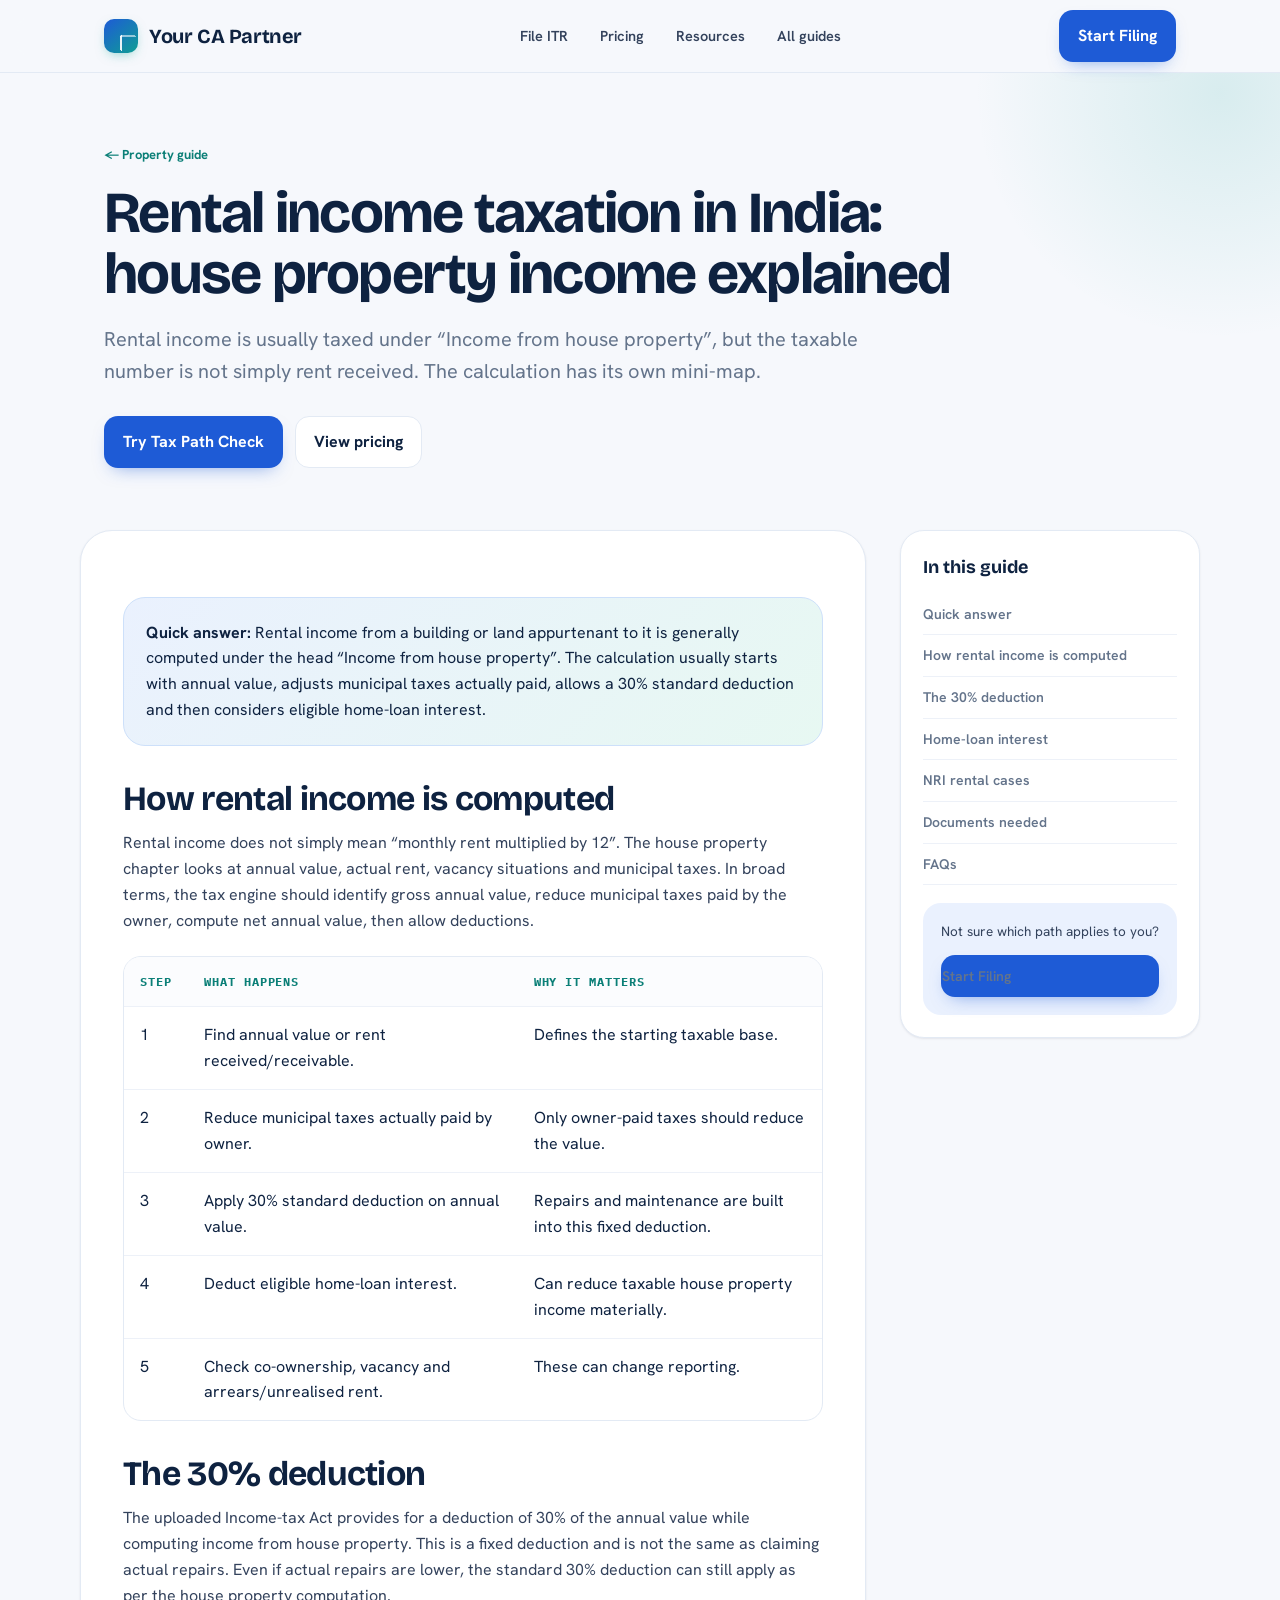
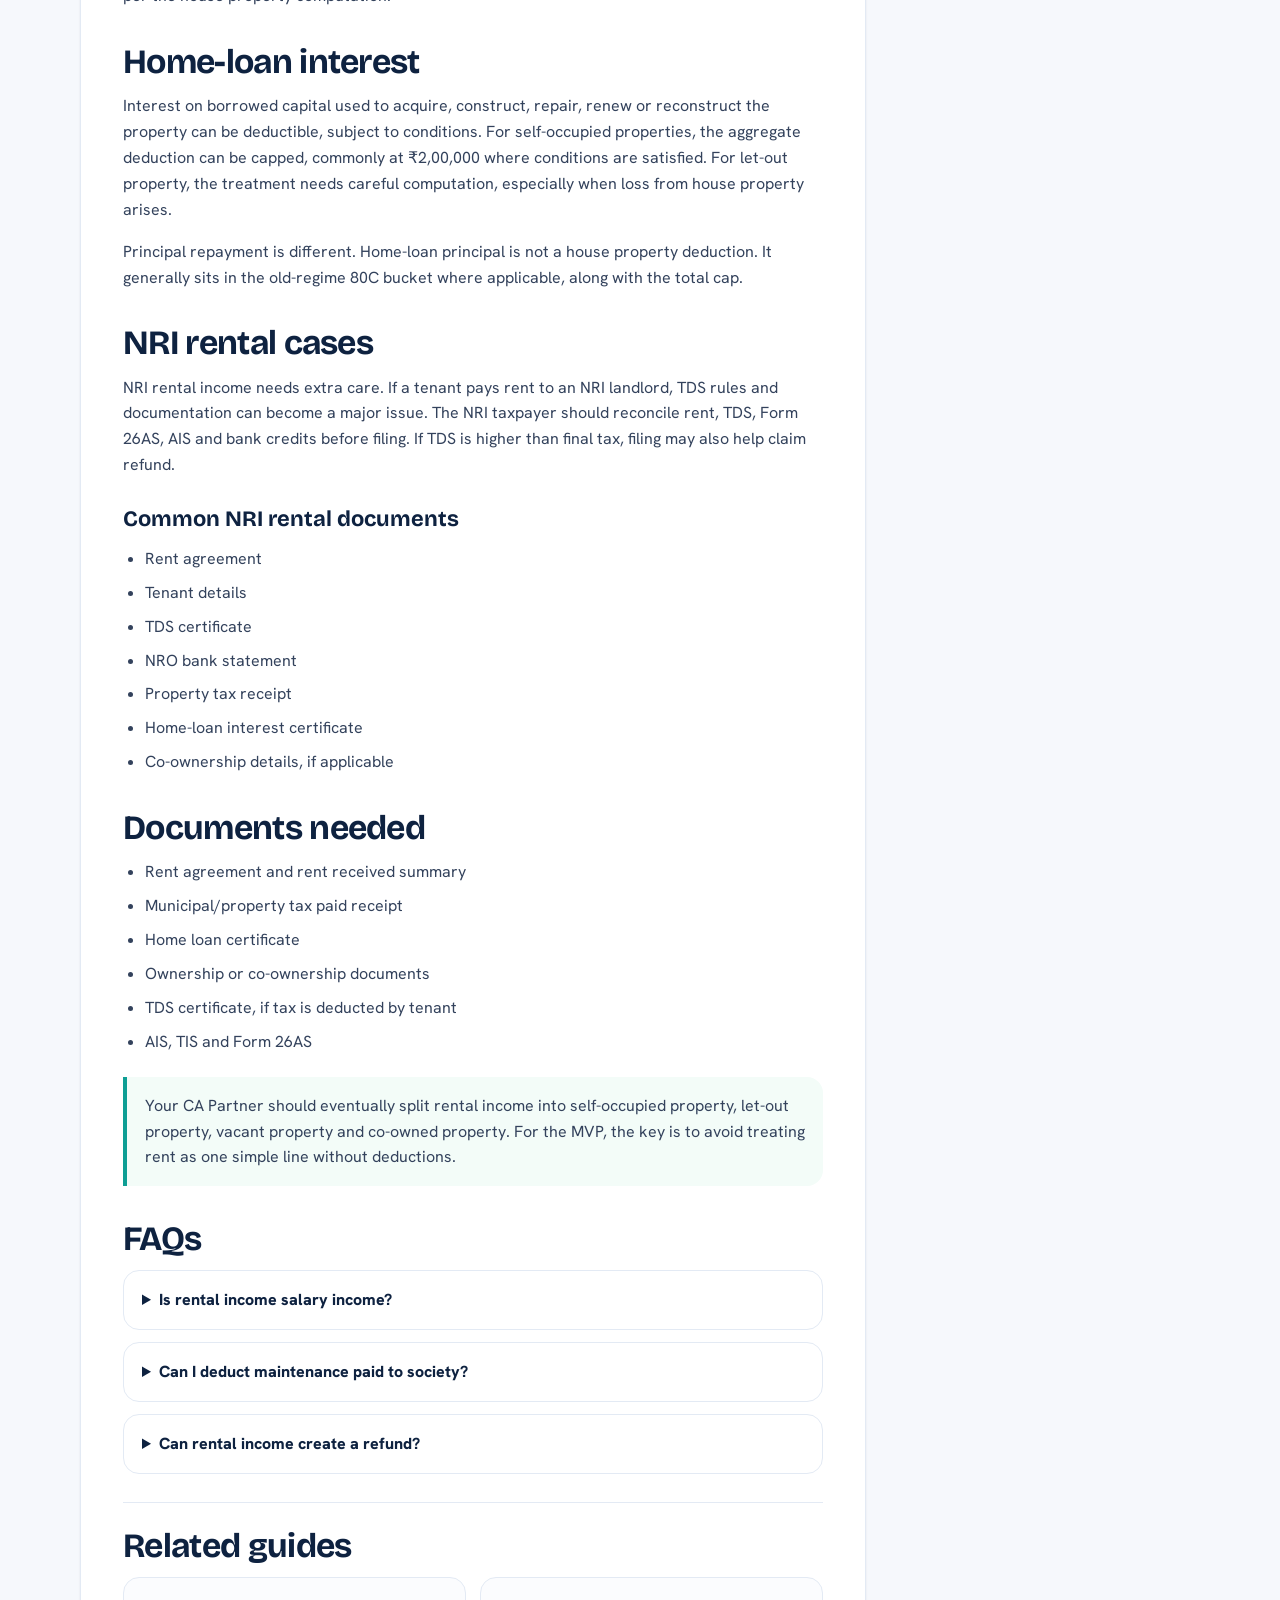
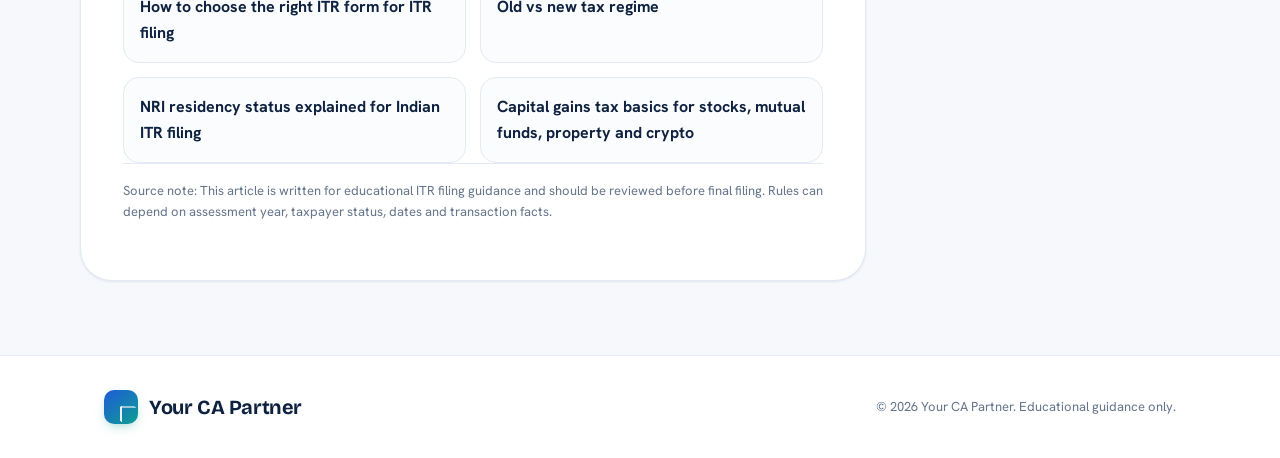
<file: articles/rental-income-taxation-india.html>
<!DOCTYPE html>
<html lang="en">
<head>
<meta charset="UTF-8">
<meta name="viewport" content="width=device-width, initial-scale=1.0">
<title>Rental income taxation in India: house property income explained | Your CA Partner</title>
<meta name="description" content="Understand how rental income is taxed in India, including annual value, municipal taxes, 30% deduction, home-loan interest and NRI rental cases.">
<link rel="preconnect" href="https://fonts.googleapis.com">
<link rel="preconnect" href="https://fonts.gstatic.com" crossorigin>
<link href="https://fonts.googleapis.com/css2?family=Bricolage+Grotesque:opsz,wght@12..96,400;12..96,500;12..96,600;12..96,700;12..96,800&family=Hanken+Grotesk:wght@400;500;600;700&family=IBM+Plex+Mono:wght@400;500;600&display=swap" rel="stylesheet">
<link rel="stylesheet" href="../assets/article.css">
<script type="application/ld+json">{"@context":"https://schema.org","@type":"Article","headline":'Rental income taxation in India: house property income explained',"description":'Understand how rental income is taxed in India, including annual value, municipal taxes, 30% deduction, home-loan interest and NRI rental cases.',"author":{"@type":"Organization","name":"Your CA Partner"},"publisher":{"@type":"Organization","name":"Your CA Partner"},"mainEntityOfPage":"rental-income-taxation-india.html"}</script>
</head>
<body>
<header><div class="wrap nav"><a href="../index.html" class="logo"><span class="logo-mark"></span> Your CA Partner</a><nav class="nav-links"><a href="../index.html#situations">File ITR</a><a href="../index.html#pricing">Pricing</a><a href="../index.html#resources">Resources</a><a href="index.html">All guides</a></nav><a href="../index.html#tax-tool" class="btn btn-primary">Start Filing</a></div></header>
<main>
<section class="article-hero"><div class="wrap"><a href="index.html" class="crumb">← Property guide</a><h1>Rental income taxation in India: house property income explained</h1><p class="dek">Rental income is usually taxed under “Income from house property”, but the taxable number is not simply rent received. The calculation has its own mini-map.</p><div class="hero-actions"><a href="../index.html#tax-tool" class="btn btn-primary">Try Tax Path Check</a><a href="../index.html#pricing" class="btn btn-ghost">View pricing</a></div></div></section>
<div class="wrap article-shell"><article class="article-card">
<section id="quick-answer" class="quick-answer"><strong>Quick answer:</strong> Rental income from a building or land appurtenant to it is generally computed under the head “Income from house property”. The calculation usually starts with annual value, adjusts municipal taxes actually paid, allows a 30% standard deduction and then considers eligible home-loan interest.</section>
<h2 id="how-rental-income-is-computed">How rental income is computed</h2>
<p>Rental income does not simply mean “monthly rent multiplied by 12”. The house property chapter looks at annual value, actual rent, vacancy situations and municipal taxes. In broad terms, the tax engine should identify gross annual value, reduce municipal taxes paid by the owner, compute net annual value, then allow deductions.</p>
<div class="table-wrap"><table><thead><tr><th>Step</th><th>What happens</th><th>Why it matters</th></tr></thead><tbody><tr><td>1</td><td>Find annual value or rent received/receivable.</td><td>Defines the starting taxable base.</td></tr><tr><td>2</td><td>Reduce municipal taxes actually paid by owner.</td><td>Only owner-paid taxes should reduce the value.</td></tr><tr><td>3</td><td>Apply 30% standard deduction on annual value.</td><td>Repairs and maintenance are built into this fixed deduction.</td></tr><tr><td>4</td><td>Deduct eligible home-loan interest.</td><td>Can reduce taxable house property income materially.</td></tr><tr><td>5</td><td>Check co-ownership, vacancy and arrears/unrealised rent.</td><td>These can change reporting.</td></tr></tbody></table></div>
<h2 id="the-30-deduction">The 30% deduction</h2>
<p>The uploaded Income-tax Act provides for a deduction of 30% of the annual value while computing income from house property. This is a fixed deduction and is not the same as claiming actual repairs. Even if actual repairs are lower, the standard 30% deduction can still apply as per the house property computation.</p>
<h2 id="home-loan-interest">Home-loan interest</h2>
<p>Interest on borrowed capital used to acquire, construct, repair, renew or reconstruct the property can be deductible, subject to conditions. For self-occupied properties, the aggregate deduction can be capped, commonly at ₹2,00,000 where conditions are satisfied. For let-out property, the treatment needs careful computation, especially when loss from house property arises.</p>
<p>Principal repayment is different. Home-loan principal is not a house property deduction. It generally sits in the old-regime 80C bucket where applicable, along with the total cap.</p>
<h2 id="nri-rental-cases">NRI rental cases</h2>
<p>NRI rental income needs extra care. If a tenant pays rent to an NRI landlord, TDS rules and documentation can become a major issue. The NRI taxpayer should reconcile rent, TDS, Form 26AS, AIS and bank credits before filing. If TDS is higher than final tax, filing may also help claim refund.</p>
<h3>Common NRI rental documents</h3><ul><li>Rent agreement</li><li>Tenant details</li><li>TDS certificate</li><li>NRO bank statement</li><li>Property tax receipt</li><li>Home-loan interest certificate</li><li>Co-ownership details, if applicable</li></ul>
<h2 id="documents-needed">Documents needed</h2>
<ul><li>Rent agreement and rent received summary</li><li>Municipal/property tax paid receipt</li><li>Home loan certificate</li><li>Ownership or co-ownership documents</li><li>TDS certificate, if tax is deducted by tenant</li><li>AIS, TIS and Form 26AS</li></ul>
<div class="note">Your CA Partner should eventually split rental income into self-occupied property, let-out property, vacant property and co-owned property. For the MVP, the key is to avoid treating rent as one simple line without deductions.</div>
<h2 id="faqs">FAQs</h2><div class="faq"><details><summary>Is rental income salary income?</summary><p>No. Rental income from property is generally reported under income from house property, not salary.</p></details><details><summary>Can I deduct maintenance paid to society?</summary><p>The standard 30% deduction usually covers repairs and maintenance. Actual treatment should be reviewed with the property details.</p></details><details><summary>Can rental income create a refund?</summary><p>Yes, if TDS or tax paid is higher than final tax after computation, a refund can arise.</p></details></div>
<div class="related"><h2>Related guides</h2><div class="related-grid"><a href="choose-right-itr-form.html">How to choose the right ITR form for ITR filing</a><a href="old-vs-new-tax-regime.html">Old vs new tax regime</a><a href="nri-residency-status.html">NRI residency status explained for Indian ITR filing</a><a href="capital-gains-tax-basics.html">Capital gains tax basics for stocks, mutual funds, property and crypto</a></div></div><p class="source-note">Source note: This article is written for educational ITR filing guidance and should be reviewed before final filing. Rules can depend on assessment year, taxpayer status, dates and transaction facts.</p></article><aside class="toc"><h3>In this guide</h3><a href="#quick-answer">Quick answer</a><a href="#how-rental-income-is-computed">How rental income is computed</a><a href="#the-30-deduction">The 30% deduction</a><a href="#home-loan-interest">Home-loan interest</a><a href="#nri-rental-cases">NRI rental cases</a><a href="#documents-needed">Documents needed</a><a href="#faqs">FAQs</a><div class="cta"><p>Not sure which path applies to you?</p><a href="../index.html#tax-tool" class="btn btn-primary">Start Filing</a></div></aside></div>
</main>
<footer><div class="wrap foot"><a href="../index.html" class="logo"><span class="logo-mark"></span> Your CA Partner</a><p>© 2026 Your CA Partner. Educational guidance only.</p></div></footer>
</body>
</html>
</file>
<file: assets/article.css>
:root{
  --canvas:#F6F8FC;--surface:#FFFFFF;--ink:#0E2240;--ink-soft:#33425C;--slate:#64748B;--line:#E3EAF4;--line-soft:#EDF1F8;--blue:#1E5BD6;--blue-deep:#1648AE;--blue-soft:#EAF1FE;--teal:#0E9E94;--teal-deep:#0B7F77;--mint:#DFF7EF;--mint-line:#B6ECDA;--amber:#C77A12;--display:'Bricolage Grotesque',system-ui,sans-serif;--body:'Hanken Grotesk',system-ui,sans-serif;--mono:'IBM Plex Mono',ui-monospace,monospace;--maxw:1120px;--r-md:16px;--r-lg:24px;--r-xl:32px;--shadow-sm:0 1px 2px rgba(14,34,64,.04),0 1px 3px rgba(14,34,64,.05);--shadow-md:0 8px 24px -8px rgba(14,34,64,.12),0 2px 8px -2px rgba(14,34,64,.06);--shadow-lg:0 24px 60px -20px rgba(14,34,64,.22),0 8px 24px -10px rgba(14,34,64,.10)}
*{box-sizing:border-box;margin:0;padding:0}html{scroll-behavior:smooth}body{font-family:var(--body);background:var(--canvas);color:var(--ink);line-height:1.62;-webkit-font-smoothing:antialiased;text-rendering:optimizeLegibility}a{color:inherit;text-decoration:none}p,li{color:var(--ink-soft)}.wrap{max-width:var(--maxw);margin:0 auto;padding:0 24px}.logo{display:flex;align-items:center;gap:11px;font-family:var(--display);font-weight:700;font-size:20px;letter-spacing:-.02em}.logo-mark{width:34px;height:34px;border-radius:10px;background:linear-gradient(140deg,var(--blue),var(--teal));position:relative;box-shadow:0 4px 12px -4px rgba(14,158,148,.5)}.logo-mark:after{content:"";position:absolute;inset:0;border-radius:10px;background:linear-gradient(90deg,transparent 46%,rgba(255,255,255,.9) 46%,rgba(255,255,255,.9) 54%,transparent 54%),linear-gradient(0deg,transparent 46%,rgba(255,255,255,.55) 46%,rgba(255,255,255,.55) 54%,transparent 54%);mask:radial-gradient(circle at 70% 70%,#000 30%,transparent 31%);-webkit-mask:radial-gradient(circle at 70% 70%,#000 30%,transparent 31%)}
header{position:sticky;top:0;z-index:10;background:rgba(246,248,252,.86);backdrop-filter:saturate(160%) blur(14px);border-bottom:1px solid var(--line)}.nav{height:72px;display:flex;align-items:center;justify-content:space-between}.nav-links{display:flex;gap:8px;align-items:center}.nav-links a{font-size:14.5px;font-weight:600;color:var(--ink-soft);padding:9px 12px;border-radius:10px}.nav-links a:hover{background:rgba(14,34,64,.045);color:var(--ink)}.btn{display:inline-flex;align-items:center;gap:8px;justify-content:center;font-weight:700;padding:12px 18px;border-radius:14px;border:1px solid transparent;transition:transform .2s,box-shadow .2s}.btn-primary{background:var(--blue);color:#fff;box-shadow:0 8px 18px -9px rgba(30,91,214,.55)}.btn-primary:hover{background:var(--blue-deep);transform:translateY(-2px)}.btn-ghost{background:#fff;border-color:var(--line);color:var(--ink)}.article-hero{padding:68px 0 38px;position:relative;overflow:hidden}.article-hero:before{content:"";position:absolute;width:560px;height:560px;right:-220px;top:-260px;background:radial-gradient(circle,rgba(14,158,148,.13),transparent 62%)}.crumb{font-size:13px;font-weight:700;color:var(--teal-deep);display:inline-flex;gap:8px;align-items:center;margin-bottom:18px}.article-hero h1{font-family:var(--display);font-size:clamp(36px,5vw,58px);line-height:1.05;letter-spacing:-.03em;max-width:860px;margin-bottom:18px}.dek{font-size:clamp(17px,1.7vw,20px);color:var(--slate);max-width:780px}.hero-actions{display:flex;gap:12px;flex-wrap:wrap;margin-top:28px}.article-shell{display:grid;grid-template-columns:minmax(0,1fr) 300px;gap:34px;align-items:start;padding:24px 0 74px}.article-card{background:var(--surface);border:1px solid var(--line);border-radius:var(--r-xl);box-shadow:var(--shadow-sm);padding:42px}.article-card h2{font-family:var(--display);font-size:clamp(25px,3vw,34px);letter-spacing:-.02em;line-height:1.12;margin:34px 0 12px}.article-card h2:first-child{margin-top:0}.article-card h3{font-family:var(--display);font-size:22px;margin:24px 0 8px}.article-card p{margin:0 0 16px}.article-card ul,.article-card ol{padding-left:22px;margin:0 0 20px}.article-card li{margin:8px 0}.quick-answer{background:linear-gradient(135deg,#EAF1FE,#E7F8F2);border:1px solid #CDE0FA;border-radius:22px;padding:22px;margin:24px 0}.quick-answer strong{color:var(--ink)}.table-wrap{overflow:auto;border:1px solid var(--line);border-radius:18px;margin:22px 0;background:#fff}.article-card table{border-collapse:collapse;width:100%;min-width:620px}.article-card th,.article-card td{padding:15px 16px;border-bottom:1px solid var(--line-soft);text-align:left;vertical-align:top}.article-card th{font-family:var(--mono);font-size:12px;text-transform:uppercase;letter-spacing:.08em;color:var(--teal-deep);background:#FBFCFE}.article-card tr:last-child td{border-bottom:0}.note{border-left:4px solid var(--teal);background:#F3FCF8;padding:16px 18px;border-radius:0 16px 16px 0;margin:22px 0;color:var(--ink-soft)}.warning{border-left-color:var(--amber);background:#FFF8EB}.toc{position:sticky;top:96px;background:#fff;border:1px solid var(--line);border-radius:24px;box-shadow:var(--shadow-sm);padding:22px}.toc h3{font-family:var(--display);font-size:18px;margin-bottom:12px}.toc a{display:block;padding:9px 0;color:var(--slate);font-size:14px;font-weight:600;border-bottom:1px solid var(--line-soft)}.toc a:last-child{border-bottom:0}.toc .cta{margin-top:18px;padding:18px;border-radius:18px;background:var(--blue-soft)}.toc .cta p{font-size:13.5px;margin-bottom:12px}.related{margin-top:28px;border-top:1px solid var(--line);padding-top:24px}.related-grid{display:grid;grid-template-columns:repeat(2,1fr);gap:14px}.related a{background:#FBFCFE;border:1px solid var(--line);border-radius:16px;padding:16px;font-weight:700;color:var(--ink);transition:transform .2s,box-shadow .2s}.related a:hover{transform:translateY(-2px);box-shadow:var(--shadow-sm)}.faq details{border:1px solid var(--line);border-radius:16px;padding:16px 18px;margin:12px 0;background:#fff}.faq summary{font-weight:800;cursor:pointer;color:var(--ink)}.faq details p{margin:12px 0 0}.source-note{font-size:13px;color:var(--slate);border-top:1px solid var(--line);margin-top:32px;padding-top:16px}.article-index{padding:62px 0 80px}.index-grid{display:grid;grid-template-columns:repeat(3,1fr);gap:20px}.index-card{background:#fff;border:1px solid var(--line);border-radius:24px;padding:26px;box-shadow:var(--shadow-sm);transition:transform .2s,box-shadow .2s}.index-card:hover{transform:translateY(-4px);box-shadow:var(--shadow-md)}.index-card .cat{font-family:var(--mono);font-size:11px;letter-spacing:.1em;text-transform:uppercase;color:var(--teal-deep);margin-bottom:10px}.index-card h2{font-family:var(--display);font-size:22px;line-height:1.12;margin-bottom:10px}.index-card p{font-size:14.5px}.index-card span{display:inline-flex;margin-top:16px;font-weight:800;color:var(--blue)}footer{background:#fff;border-top:1px solid var(--line);padding:34px 0}.foot{display:flex;align-items:center;justify-content:space-between;gap:20px;flex-wrap:wrap}.foot p{font-size:13px;color:var(--slate)}@media (max-width:900px){.article-shell{grid-template-columns:1fr}.toc{position:relative;top:auto}.index-grid{grid-template-columns:1fr 1fr}.article-card{padding:30px}.nav-links{display:none}}@media (max-width:620px){.wrap{padding:0 18px}.index-grid,.related-grid{grid-template-columns:1fr}.article-card{padding:24px;border-radius:24px}.article-hero{padding-top:46px}.btn{width:100%}}
</file>
